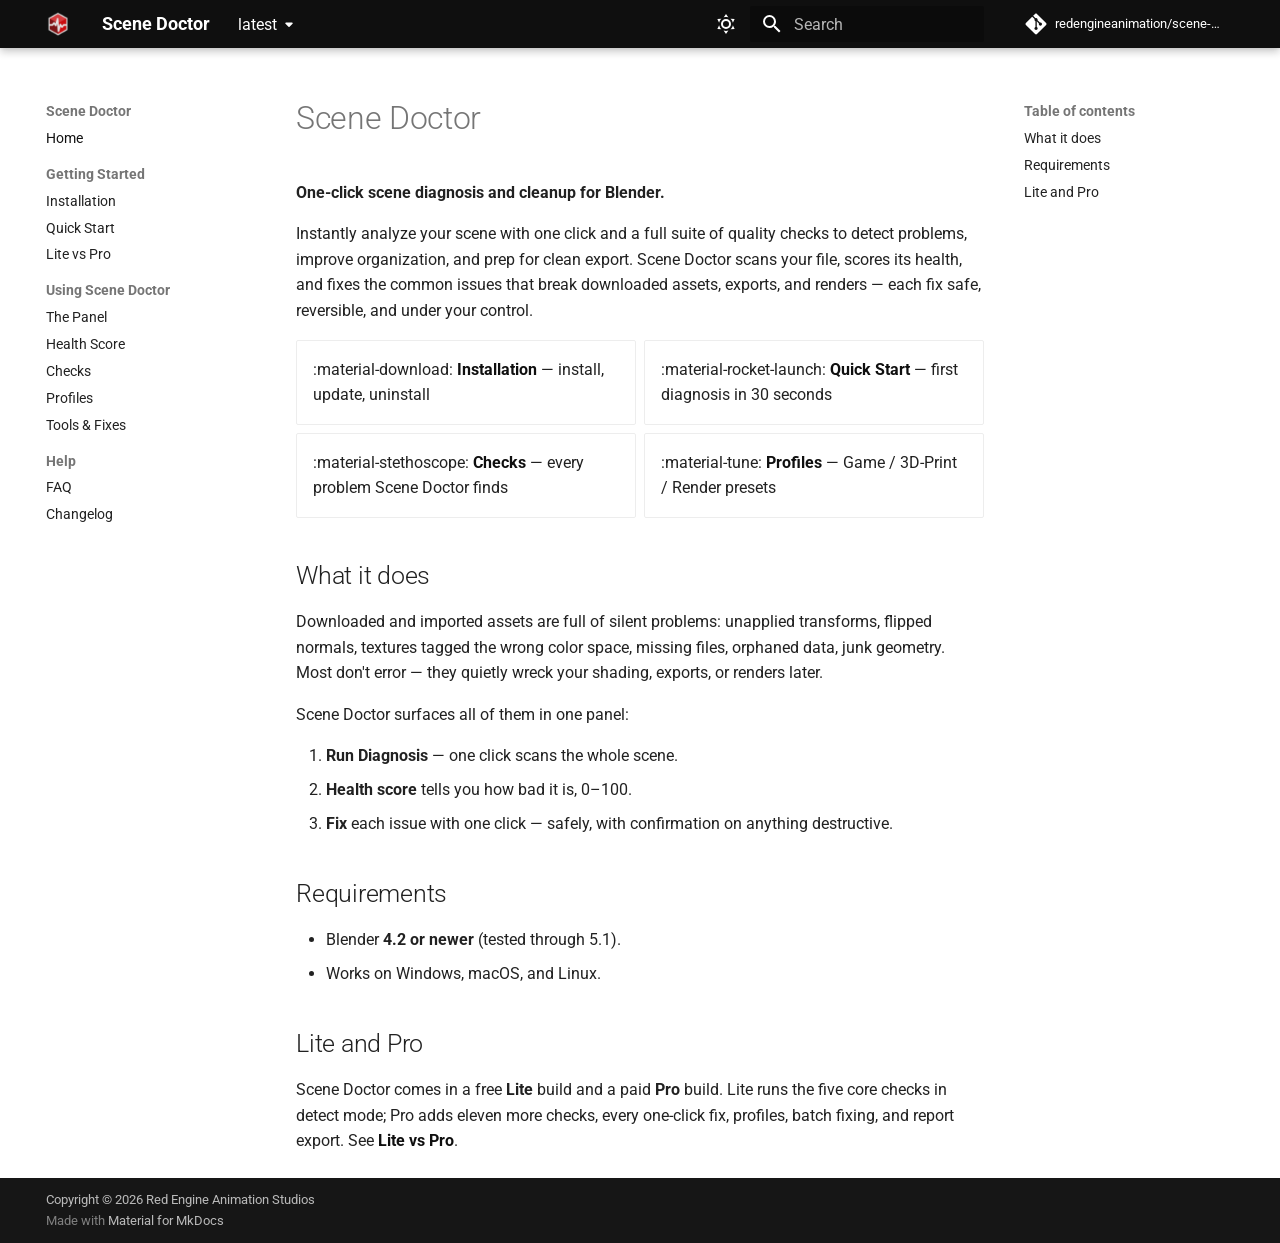
<file: index.html>
<!DOCTYPE html>
<html>
<head>
  <meta charset="utf-8">
  <title>Redirecting</title>
  <noscript>
    <meta http-equiv="refresh" content="1; url=latest/" />
  </noscript>
  <script>
    window.location.replace(
      "latest/" + window.location.search + window.location.hash
    );
  </script>
</head>
<body>
  Redirecting to <a href="latest/">latest/</a>...
</body>
</html>
</file>
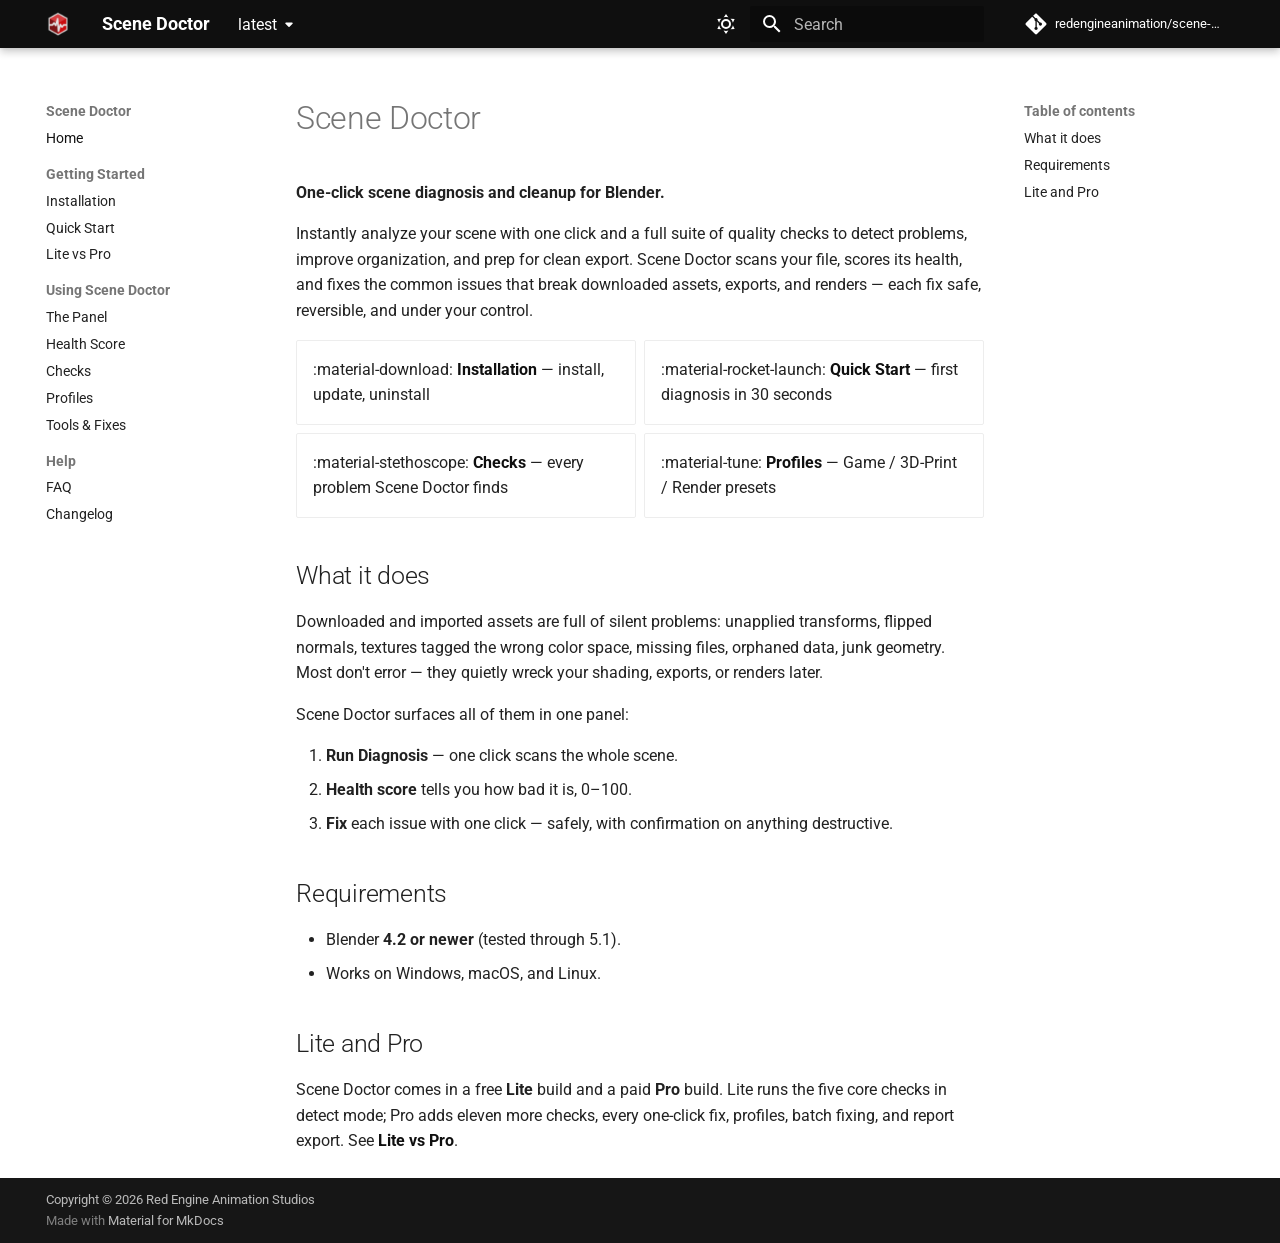
<file: latest/index.html>
<!doctype html>
<html lang="en" class="no-js">
  <head>
    
      <meta charset="utf-8">
      <meta name="viewport" content="width=device-width,initial-scale=1">
      
        <meta name="description" content="One-click scene diagnosis and cleanup for Blender.">
      
      
        <meta name="author" content="Red Engine Animation Studios">
      
      
        <link rel="canonical" href="https://redengineanimation.github.io/scene-doctor/latest/">
      
      
      
        <link rel="next" href="installation/">
      
      
        
      
      
      <link rel="icon" href="assets/logo.png">
      <meta name="generator" content="mkdocs-1.6.1, mkdocs-material-9.7.6">
    
    
      
        <title>Scene Doctor</title>
      
    
    
      <link rel="stylesheet" href="assets/stylesheets/main.484c7ddc.min.css">
      
        
        <link rel="stylesheet" href="assets/stylesheets/palette.ab4e12ef.min.css">
      
      


    
    
      
    
    
      
        
        
        <link rel="preconnect" href="https://fonts.gstatic.com" crossorigin>
        <link rel="stylesheet" href="https://fonts.googleapis.com/css?family=Roboto:300,300i,400,400i,700,700i%7CRoboto+Mono:400,400i,700,700i&display=fallback">
        <style>:root{--md-text-font:"Roboto";--md-code-font:"Roboto Mono"}</style>
      
    
    
      <link rel="stylesheet" href="assets/extra.css">
    
    <script>__md_scope=new URL(".",location),__md_hash=e=>[...e].reduce(((e,_)=>(e<<5)-e+_.charCodeAt(0)),0),__md_get=(e,_=localStorage,t=__md_scope)=>JSON.parse(_.getItem(t.pathname+"."+e)),__md_set=(e,_,t=localStorage,a=__md_scope)=>{try{t.setItem(a.pathname+"."+e,JSON.stringify(_))}catch(e){}}</script>
    
      

    
    
  </head>
  
  
    
    
      
    
    
    
    
    <body dir="ltr" data-md-color-scheme="slate" data-md-color-primary="custom" data-md-color-accent="red">
  
    
    <input class="md-toggle" data-md-toggle="drawer" type="checkbox" id="__drawer" autocomplete="off">
    <input class="md-toggle" data-md-toggle="search" type="checkbox" id="__search" autocomplete="off">
    <label class="md-overlay" for="__drawer"></label>
    <div data-md-component="skip">
      
        
        <a href="#scene-doctor" class="md-skip">
          Skip to content
        </a>
      
    </div>
    <div data-md-component="announce">
      
    </div>
    
      <div data-md-color-scheme="default" data-md-component="outdated" hidden>
        
      </div>
    
    
      

  

<header class="md-header md-header--shadow" data-md-component="header">
  <nav class="md-header__inner md-grid" aria-label="Header">
    <a href="." title="Scene Doctor" class="md-header__button md-logo" aria-label="Scene Doctor" data-md-component="logo">
      
  <img src="assets/logo.png" alt="logo">

    </a>
    <label class="md-header__button md-icon" for="__drawer">
      
      <svg xmlns="http://www.w3.org/2000/svg" viewBox="0 0 24 24"><path d="M3 6h18v2H3zm0 5h18v2H3zm0 5h18v2H3z"/></svg>
    </label>
    <div class="md-header__title" data-md-component="header-title">
      <div class="md-header__ellipsis">
        <div class="md-header__topic">
          <span class="md-ellipsis">
            Scene Doctor
          </span>
        </div>
        <div class="md-header__topic" data-md-component="header-topic">
          <span class="md-ellipsis">
            
              Home
            
          </span>
        </div>
      </div>
    </div>
    
      
        <form class="md-header__option" data-md-component="palette">
  
    
    
    
    <input class="md-option" data-md-color-media="(prefers-color-scheme: dark)" data-md-color-scheme="slate" data-md-color-primary="custom" data-md-color-accent="red"  aria-label="Switch to light mode"  type="radio" name="__palette" id="__palette_0">
    
      <label class="md-header__button md-icon" title="Switch to light mode" for="__palette_1" hidden>
        <svg xmlns="http://www.w3.org/2000/svg" viewBox="0 0 24 24"><path d="m17.75 4.09-2.53 1.94.91 3.06-2.63-1.81-2.63 1.81.91-3.06-2.53-1.94L12.44 4l1.06-3 1.06 3zm3.5 6.91-1.64 1.25.59 1.98-1.7-1.17-1.7 1.17.59-1.98L15.75 11l2.06-.05L18.5 9l.69 1.95zm-2.28 4.95c.83-.08 1.72 1.1 1.19 1.85-.32.45-.66.87-1.08 1.27C15.17 23 8.84 23 4.94 19.07c-3.91-3.9-3.91-10.24 0-14.14.4-.4.82-.76 1.27-1.08.75-.53 1.93.36 1.85 1.19-.27 2.86.69 5.83 2.89 8.02a9.96 9.96 0 0 0 8.02 2.89m-1.64 2.02a12.08 12.08 0 0 1-7.8-3.47c-2.17-2.19-3.33-5-3.49-7.82-2.81 3.14-2.7 7.96.31 10.98 3.02 3.01 7.84 3.12 10.98.31"/></svg>
      </label>
    
  
    
    
    
    <input class="md-option" data-md-color-media="(prefers-color-scheme: light)" data-md-color-scheme="default" data-md-color-primary="custom" data-md-color-accent="red"  aria-label="Switch to dark mode"  type="radio" name="__palette" id="__palette_1">
    
      <label class="md-header__button md-icon" title="Switch to dark mode" for="__palette_0" hidden>
        <svg xmlns="http://www.w3.org/2000/svg" viewBox="0 0 24 24"><path d="M12 7a5 5 0 0 1 5 5 5 5 0 0 1-5 5 5 5 0 0 1-5-5 5 5 0 0 1 5-5m0 2a3 3 0 0 0-3 3 3 3 0 0 0 3 3 3 3 0 0 0 3-3 3 3 0 0 0-3-3m0-7 2.39 3.42C13.65 5.15 12.84 5 12 5s-1.65.15-2.39.42zM3.34 7l4.16-.35A7.2 7.2 0 0 0 5.94 8.5c-.44.74-.69 1.5-.83 2.29zm.02 10 1.76-3.77a7.131 7.131 0 0 0 2.38 4.14zM20.65 7l-1.77 3.79a7.02 7.02 0 0 0-2.38-4.15zm-.01 10-4.14.36c.59-.51 1.12-1.14 1.54-1.86.42-.73.69-1.5.83-2.29zM12 22l-2.41-3.44c.74.27 1.55.44 2.41.44.82 0 1.63-.17 2.37-.44z"/></svg>
      </label>
    
  
</form>
      
    
    
      <script>var palette=__md_get("__palette");if(palette&&palette.color){if("(prefers-color-scheme)"===palette.color.media){var media=matchMedia("(prefers-color-scheme: light)"),input=document.querySelector(media.matches?"[data-md-color-media='(prefers-color-scheme: light)']":"[data-md-color-media='(prefers-color-scheme: dark)']");palette.color.media=input.getAttribute("data-md-color-media"),palette.color.scheme=input.getAttribute("data-md-color-scheme"),palette.color.primary=input.getAttribute("data-md-color-primary"),palette.color.accent=input.getAttribute("data-md-color-accent")}for(var[key,value]of Object.entries(palette.color))document.body.setAttribute("data-md-color-"+key,value)}</script>
    
    
    
      
      
        <label class="md-header__button md-icon" for="__search">
          
          <svg xmlns="http://www.w3.org/2000/svg" viewBox="0 0 24 24"><path d="M9.5 3A6.5 6.5 0 0 1 16 9.5c0 1.61-.59 3.09-1.56 4.23l.27.27h.79l5 5-1.5 1.5-5-5v-.79l-.27-.27A6.52 6.52 0 0 1 9.5 16 6.5 6.5 0 0 1 3 9.5 6.5 6.5 0 0 1 9.5 3m0 2C7 5 5 7 5 9.5S7 14 9.5 14 14 12 14 9.5 12 5 9.5 5"/></svg>
        </label>
        <div class="md-search" data-md-component="search" role="dialog">
  <label class="md-search__overlay" for="__search"></label>
  <div class="md-search__inner" role="search">
    <form class="md-search__form" name="search">
      <input type="text" class="md-search__input" name="query" aria-label="Search" placeholder="Search" autocapitalize="off" autocorrect="off" autocomplete="off" spellcheck="false" data-md-component="search-query" required>
      <label class="md-search__icon md-icon" for="__search">
        
        <svg xmlns="http://www.w3.org/2000/svg" viewBox="0 0 24 24"><path d="M9.5 3A6.5 6.5 0 0 1 16 9.5c0 1.61-.59 3.09-1.56 4.23l.27.27h.79l5 5-1.5 1.5-5-5v-.79l-.27-.27A6.52 6.52 0 0 1 9.5 16 6.5 6.5 0 0 1 3 9.5 6.5 6.5 0 0 1 9.5 3m0 2C7 5 5 7 5 9.5S7 14 9.5 14 14 12 14 9.5 12 5 9.5 5"/></svg>
        
        <svg xmlns="http://www.w3.org/2000/svg" viewBox="0 0 24 24"><path d="M20 11v2H8l5.5 5.5-1.42 1.42L4.16 12l7.92-7.92L13.5 5.5 8 11z"/></svg>
      </label>
      <nav class="md-search__options" aria-label="Search">
        
        <button type="reset" class="md-search__icon md-icon" title="Clear" aria-label="Clear" tabindex="-1">
          
          <svg xmlns="http://www.w3.org/2000/svg" viewBox="0 0 24 24"><path d="M19 6.41 17.59 5 12 10.59 6.41 5 5 6.41 10.59 12 5 17.59 6.41 19 12 13.41 17.59 19 19 17.59 13.41 12z"/></svg>
        </button>
      </nav>
      
        <div class="md-search__suggest" data-md-component="search-suggest"></div>
      
    </form>
    <div class="md-search__output">
      <div class="md-search__scrollwrap" tabindex="0" data-md-scrollfix>
        <div class="md-search-result" data-md-component="search-result">
          <div class="md-search-result__meta">
            Initializing search
          </div>
          <ol class="md-search-result__list" role="presentation"></ol>
        </div>
      </div>
    </div>
  </div>
</div>
      
    
    
      <div class="md-header__source">
        <a href="https://github.com/redengineanimation/scene-doctor" title="Go to repository" class="md-source" data-md-component="source">
  <div class="md-source__icon md-icon">
    
    <svg xmlns="http://www.w3.org/2000/svg" viewBox="0 0 448 512"><!--! Font Awesome Free 7.1.0 by @fontawesome - https://fontawesome.com License - https://fontawesome.com/license/free (Icons: CC BY 4.0, Fonts: SIL OFL 1.1, Code: MIT License) Copyright 2025 Fonticons, Inc.--><path d="M439.6 236.1 244 40.5c-5.4-5.5-12.8-8.5-20.4-8.5s-15 3-20.4 8.4L162.5 81l51.5 51.5c27.1-9.1 52.7 16.8 43.4 43.7l49.7 49.7c34.2-11.8 61.2 31 35.5 56.7-26.5 26.5-70.2-2.9-56-37.3L240.3 199v121.9c25.3 12.5 22.3 41.8 9.1 55-6.4 6.4-15.2 10.1-24.3 10.1s-17.8-3.6-24.3-10.1c-17.6-17.6-11.1-46.9 11.2-56v-123c-20.8-8.5-24.6-30.7-18.6-45L142.6 101 8.5 235.1C3 240.6 0 247.9 0 255.5s3 15 8.5 20.4l195.6 195.7c5.4 5.4 12.7 8.4 20.4 8.4s15-3 20.4-8.4l194.7-194.7c5.4-5.4 8.4-12.8 8.4-20.4s-3-15-8.4-20.4"/></svg>
  </div>
  <div class="md-source__repository">
    redengineanimation/scene-doctor
  </div>
</a>
      </div>
    
  </nav>
  
</header>
    
    <div class="md-container" data-md-component="container">
      
      
        
          
        
      
      <main class="md-main" data-md-component="main">
        <div class="md-main__inner md-grid">
          
            
              
              <div class="md-sidebar md-sidebar--primary" data-md-component="sidebar" data-md-type="navigation" >
                <div class="md-sidebar__scrollwrap">
                  <div class="md-sidebar__inner">
                    



<nav class="md-nav md-nav--primary" aria-label="Navigation" data-md-level="0">
  <label class="md-nav__title" for="__drawer">
    <a href="." title="Scene Doctor" class="md-nav__button md-logo" aria-label="Scene Doctor" data-md-component="logo">
      
  <img src="assets/logo.png" alt="logo">

    </a>
    Scene Doctor
  </label>
  
    <div class="md-nav__source">
      <a href="https://github.com/redengineanimation/scene-doctor" title="Go to repository" class="md-source" data-md-component="source">
  <div class="md-source__icon md-icon">
    
    <svg xmlns="http://www.w3.org/2000/svg" viewBox="0 0 448 512"><!--! Font Awesome Free 7.1.0 by @fontawesome - https://fontawesome.com License - https://fontawesome.com/license/free (Icons: CC BY 4.0, Fonts: SIL OFL 1.1, Code: MIT License) Copyright 2025 Fonticons, Inc.--><path d="M439.6 236.1 244 40.5c-5.4-5.5-12.8-8.5-20.4-8.5s-15 3-20.4 8.4L162.5 81l51.5 51.5c27.1-9.1 52.7 16.8 43.4 43.7l49.7 49.7c34.2-11.8 61.2 31 35.5 56.7-26.5 26.5-70.2-2.9-56-37.3L240.3 199v121.9c25.3 12.5 22.3 41.8 9.1 55-6.4 6.4-15.2 10.1-24.3 10.1s-17.8-3.6-24.3-10.1c-17.6-17.6-11.1-46.9 11.2-56v-123c-20.8-8.5-24.6-30.7-18.6-45L142.6 101 8.5 235.1C3 240.6 0 247.9 0 255.5s3 15 8.5 20.4l195.6 195.7c5.4 5.4 12.7 8.4 20.4 8.4s15-3 20.4-8.4l194.7-194.7c5.4-5.4 8.4-12.8 8.4-20.4s-3-15-8.4-20.4"/></svg>
  </div>
  <div class="md-source__repository">
    redengineanimation/scene-doctor
  </div>
</a>
    </div>
  
  <ul class="md-nav__list" data-md-scrollfix>
    
      
      
  
  
    
  
  
  
    <li class="md-nav__item md-nav__item--active">
      
      <input class="md-nav__toggle md-toggle" type="checkbox" id="__toc">
      
      
        
      
      
        <label class="md-nav__link md-nav__link--active" for="__toc">
          
  
  
  <span class="md-ellipsis">
    
  
    Home
  

    
  </span>
  
  

          <span class="md-nav__icon md-icon"></span>
        </label>
      
      <a href="." class="md-nav__link md-nav__link--active">
        
  
  
  <span class="md-ellipsis">
    
  
    Home
  

    
  </span>
  
  

      </a>
      
        

<nav class="md-nav md-nav--secondary" aria-label="Table of contents">
  
  
  
    
  
  
    <label class="md-nav__title" for="__toc">
      <span class="md-nav__icon md-icon"></span>
      Table of contents
    </label>
    <ul class="md-nav__list" data-md-component="toc" data-md-scrollfix>
      
        <li class="md-nav__item">
  <a href="#what-it-does" class="md-nav__link">
    <span class="md-ellipsis">
      
        What it does
      
    </span>
  </a>
  
</li>
      
        <li class="md-nav__item">
  <a href="#requirements" class="md-nav__link">
    <span class="md-ellipsis">
      
        Requirements
      
    </span>
  </a>
  
</li>
      
        <li class="md-nav__item">
  <a href="#lite-and-pro" class="md-nav__link">
    <span class="md-ellipsis">
      
        Lite and Pro
      
    </span>
  </a>
  
</li>
      
    </ul>
  
</nav>
      
    </li>
  

    
      
      
  
  
  
  
    
    
    
    
      
        
        
      
    
    
    <li class="md-nav__item md-nav__item--section md-nav__item--nested">
      
        
        
        <input class="md-nav__toggle md-toggle " type="checkbox" id="__nav_2" >
        
          
          <label class="md-nav__link" for="__nav_2" id="__nav_2_label" tabindex="">
            
  
  
  <span class="md-ellipsis">
    
  
    Getting Started
  

    
  </span>
  
  

            <span class="md-nav__icon md-icon"></span>
          </label>
        
        <nav class="md-nav" data-md-level="1" aria-labelledby="__nav_2_label" aria-expanded="false">
          <label class="md-nav__title" for="__nav_2">
            <span class="md-nav__icon md-icon"></span>
            
  
    Getting Started
  

          </label>
          <ul class="md-nav__list" data-md-scrollfix>
            
              
                
  
  
  
  
    <li class="md-nav__item">
      <a href="installation/" class="md-nav__link">
        
  
  
  <span class="md-ellipsis">
    
  
    Installation
  

    
  </span>
  
  

      </a>
    </li>
  

              
            
              
                
  
  
  
  
    <li class="md-nav__item">
      <a href="quick-start/" class="md-nav__link">
        
  
  
  <span class="md-ellipsis">
    
  
    Quick Start
  

    
  </span>
  
  

      </a>
    </li>
  

              
            
              
                
  
  
  
  
    <li class="md-nav__item">
      <a href="tiers/" class="md-nav__link">
        
  
  
  <span class="md-ellipsis">
    
  
    Lite vs Pro
  

    
  </span>
  
  

      </a>
    </li>
  

              
            
          </ul>
        </nav>
      
    </li>
  

    
      
      
  
  
  
  
    
    
    
    
      
        
        
      
    
    
    <li class="md-nav__item md-nav__item--section md-nav__item--nested">
      
        
        
        <input class="md-nav__toggle md-toggle " type="checkbox" id="__nav_3" >
        
          
          <label class="md-nav__link" for="__nav_3" id="__nav_3_label" tabindex="">
            
  
  
  <span class="md-ellipsis">
    
  
    Using Scene Doctor
  

    
  </span>
  
  

            <span class="md-nav__icon md-icon"></span>
          </label>
        
        <nav class="md-nav" data-md-level="1" aria-labelledby="__nav_3_label" aria-expanded="false">
          <label class="md-nav__title" for="__nav_3">
            <span class="md-nav__icon md-icon"></span>
            
  
    Using Scene Doctor
  

          </label>
          <ul class="md-nav__list" data-md-scrollfix>
            
              
                
  
  
  
  
    <li class="md-nav__item">
      <a href="interface/" class="md-nav__link">
        
  
  
  <span class="md-ellipsis">
    
  
    The Panel
  

    
  </span>
  
  

      </a>
    </li>
  

              
            
              
                
  
  
  
  
    <li class="md-nav__item">
      <a href="health-score/" class="md-nav__link">
        
  
  
  <span class="md-ellipsis">
    
  
    Health Score
  

    
  </span>
  
  

      </a>
    </li>
  

              
            
              
                
  
  
  
  
    <li class="md-nav__item">
      <a href="checks/" class="md-nav__link">
        
  
  
  <span class="md-ellipsis">
    
  
    Checks
  

    
  </span>
  
  

      </a>
    </li>
  

              
            
              
                
  
  
  
  
    <li class="md-nav__item">
      <a href="profiles/" class="md-nav__link">
        
  
  
  <span class="md-ellipsis">
    
  
    Profiles
  

    
  </span>
  
  

      </a>
    </li>
  

              
            
              
                
  
  
  
  
    <li class="md-nav__item">
      <a href="tools/" class="md-nav__link">
        
  
  
  <span class="md-ellipsis">
    
  
    Tools & Fixes
  

    
  </span>
  
  

      </a>
    </li>
  

              
            
          </ul>
        </nav>
      
    </li>
  

    
      
      
  
  
  
  
    
    
    
    
      
        
        
      
    
    
    <li class="md-nav__item md-nav__item--section md-nav__item--nested">
      
        
        
        <input class="md-nav__toggle md-toggle " type="checkbox" id="__nav_4" >
        
          
          <label class="md-nav__link" for="__nav_4" id="__nav_4_label" tabindex="">
            
  
  
  <span class="md-ellipsis">
    
  
    Help
  

    
  </span>
  
  

            <span class="md-nav__icon md-icon"></span>
          </label>
        
        <nav class="md-nav" data-md-level="1" aria-labelledby="__nav_4_label" aria-expanded="false">
          <label class="md-nav__title" for="__nav_4">
            <span class="md-nav__icon md-icon"></span>
            
  
    Help
  

          </label>
          <ul class="md-nav__list" data-md-scrollfix>
            
              
                
  
  
  
  
    <li class="md-nav__item">
      <a href="faq/" class="md-nav__link">
        
  
  
  <span class="md-ellipsis">
    
  
    FAQ
  

    
  </span>
  
  

      </a>
    </li>
  

              
            
              
                
  
  
  
  
    <li class="md-nav__item">
      <a href="changelog/" class="md-nav__link">
        
  
  
  <span class="md-ellipsis">
    
  
    Changelog
  

    
  </span>
  
  

      </a>
    </li>
  

              
            
          </ul>
        </nav>
      
    </li>
  

    
  </ul>
</nav>
                  </div>
                </div>
              </div>
            
            
              
              <div class="md-sidebar md-sidebar--secondary" data-md-component="sidebar" data-md-type="toc" >
                <div class="md-sidebar__scrollwrap">
                  <div class="md-sidebar__inner">
                    

<nav class="md-nav md-nav--secondary" aria-label="Table of contents">
  
  
  
    
  
  
    <label class="md-nav__title" for="__toc">
      <span class="md-nav__icon md-icon"></span>
      Table of contents
    </label>
    <ul class="md-nav__list" data-md-component="toc" data-md-scrollfix>
      
        <li class="md-nav__item">
  <a href="#what-it-does" class="md-nav__link">
    <span class="md-ellipsis">
      
        What it does
      
    </span>
  </a>
  
</li>
      
        <li class="md-nav__item">
  <a href="#requirements" class="md-nav__link">
    <span class="md-ellipsis">
      
        Requirements
      
    </span>
  </a>
  
</li>
      
        <li class="md-nav__item">
  <a href="#lite-and-pro" class="md-nav__link">
    <span class="md-ellipsis">
      
        Lite and Pro
      
    </span>
  </a>
  
</li>
      
    </ul>
  
</nav>
                  </div>
                </div>
              </div>
            
          
          
            <div class="md-content" data-md-component="content">
              
              <article class="md-content__inner md-typeset">
                
                  


  
  


<h1 id="scene-doctor">Scene Doctor<a class="headerlink" href="#scene-doctor" title="Permanent link">&para;</a></h1>
<p><strong>One-click scene diagnosis and cleanup for Blender.</strong></p>
<p>Instantly analyze your scene with one click and a full suite of quality
checks to detect problems, improve organization, and prep for clean
export. Scene Doctor scans your file, scores its health, and fixes the
common issues that break downloaded assets, exports, and renders — each
fix safe, reversible, and under your control.</p>
<div class="grid cards">
<ul>
<li>:material-download: <strong><a href="installation/">Installation</a></strong> — install, update, uninstall</li>
<li>:material-rocket-launch: <strong><a href="quick-start/">Quick Start</a></strong> — first diagnosis in 30 seconds</li>
<li>:material-stethoscope: <strong><a href="checks/">Checks</a></strong> — every problem Scene Doctor finds</li>
<li>:material-tune: <strong><a href="profiles/">Profiles</a></strong> — Game / 3D-Print / Render presets</li>
</ul>
</div>
<h2 id="what-it-does">What it does<a class="headerlink" href="#what-it-does" title="Permanent link">&para;</a></h2>
<p>Downloaded and imported assets are full of silent problems: unapplied
transforms, flipped normals, textures tagged the wrong color space,
missing files, orphaned data, junk geometry. Most don't error — they
quietly wreck your shading, exports, or renders later.</p>
<p>Scene Doctor surfaces all of them in one panel:</p>
<ol>
<li><strong>Run Diagnosis</strong> — one click scans the whole scene.</li>
<li><strong>Health score</strong> tells you how bad it is, 0–100.</li>
<li><strong>Fix</strong> each issue with one click — safely, with confirmation on
   anything destructive.</li>
</ol>
<h2 id="requirements">Requirements<a class="headerlink" href="#requirements" title="Permanent link">&para;</a></h2>
<ul>
<li>Blender <strong>4.2 or newer</strong> (tested through 5.1).</li>
<li>Works on Windows, macOS, and Linux.</li>
</ul>
<h2 id="lite-and-pro">Lite and Pro<a class="headerlink" href="#lite-and-pro" title="Permanent link">&para;</a></h2>
<p>Scene Doctor comes in a free <strong>Lite</strong> build and a paid <strong>Pro</strong> build.
Lite runs the five core checks in detect mode; Pro adds eleven more
checks, every one-click fix, profiles, batch fixing, and report export.
See <strong><a href="tiers/">Lite vs Pro</a></strong>.</p>












                
              </article>
            </div>
          
          
<script>var target=document.getElementById(location.hash.slice(1));target&&target.name&&(target.checked=target.name.startsWith("__tabbed_"))</script>
        </div>
        
          <button type="button" class="md-top md-icon" data-md-component="top" hidden>
  
  <svg xmlns="http://www.w3.org/2000/svg" viewBox="0 0 24 24"><path d="M13 20h-2V8l-5.5 5.5-1.42-1.42L12 4.16l7.92 7.92-1.42 1.42L13 8z"/></svg>
  Back to top
</button>
        
      </main>
      
        <footer class="md-footer">
  
  <div class="md-footer-meta md-typeset">
    <div class="md-footer-meta__inner md-grid">
      <div class="md-copyright">
  
    <div class="md-copyright__highlight">
      Copyright &copy; 2026 Red Engine Animation Studios
    </div>
  
  
    Made with
    <a href="https://squidfunk.github.io/mkdocs-material/" target="_blank" rel="noopener">
      Material for MkDocs
    </a>
  
</div>
      
    </div>
  </div>
</footer>
      
    </div>
    <div class="md-dialog" data-md-component="dialog">
      <div class="md-dialog__inner md-typeset"></div>
    </div>
    
    
    
      
      
      <script id="__config" type="application/json">{"annotate": null, "base": ".", "features": ["navigation.instant", "navigation.tracking", "navigation.sections", "navigation.top", "toc.follow", "search.suggest", "search.highlight", "content.code.copy"], "search": "assets/javascripts/workers/search.2c215733.min.js", "tags": null, "translations": {"clipboard.copied": "Copied to clipboard", "clipboard.copy": "Copy to clipboard", "search.result.more.one": "1 more on this page", "search.result.more.other": "# more on this page", "search.result.none": "No matching documents", "search.result.one": "1 matching document", "search.result.other": "# matching documents", "search.result.placeholder": "Type to start searching", "search.result.term.missing": "Missing", "select.version": "Select version"}, "version": {"provider": "mike"}}</script>
    
    
      <script src="assets/javascripts/bundle.79ae519e.min.js"></script>
      
    
  </body>
</html>
</file>
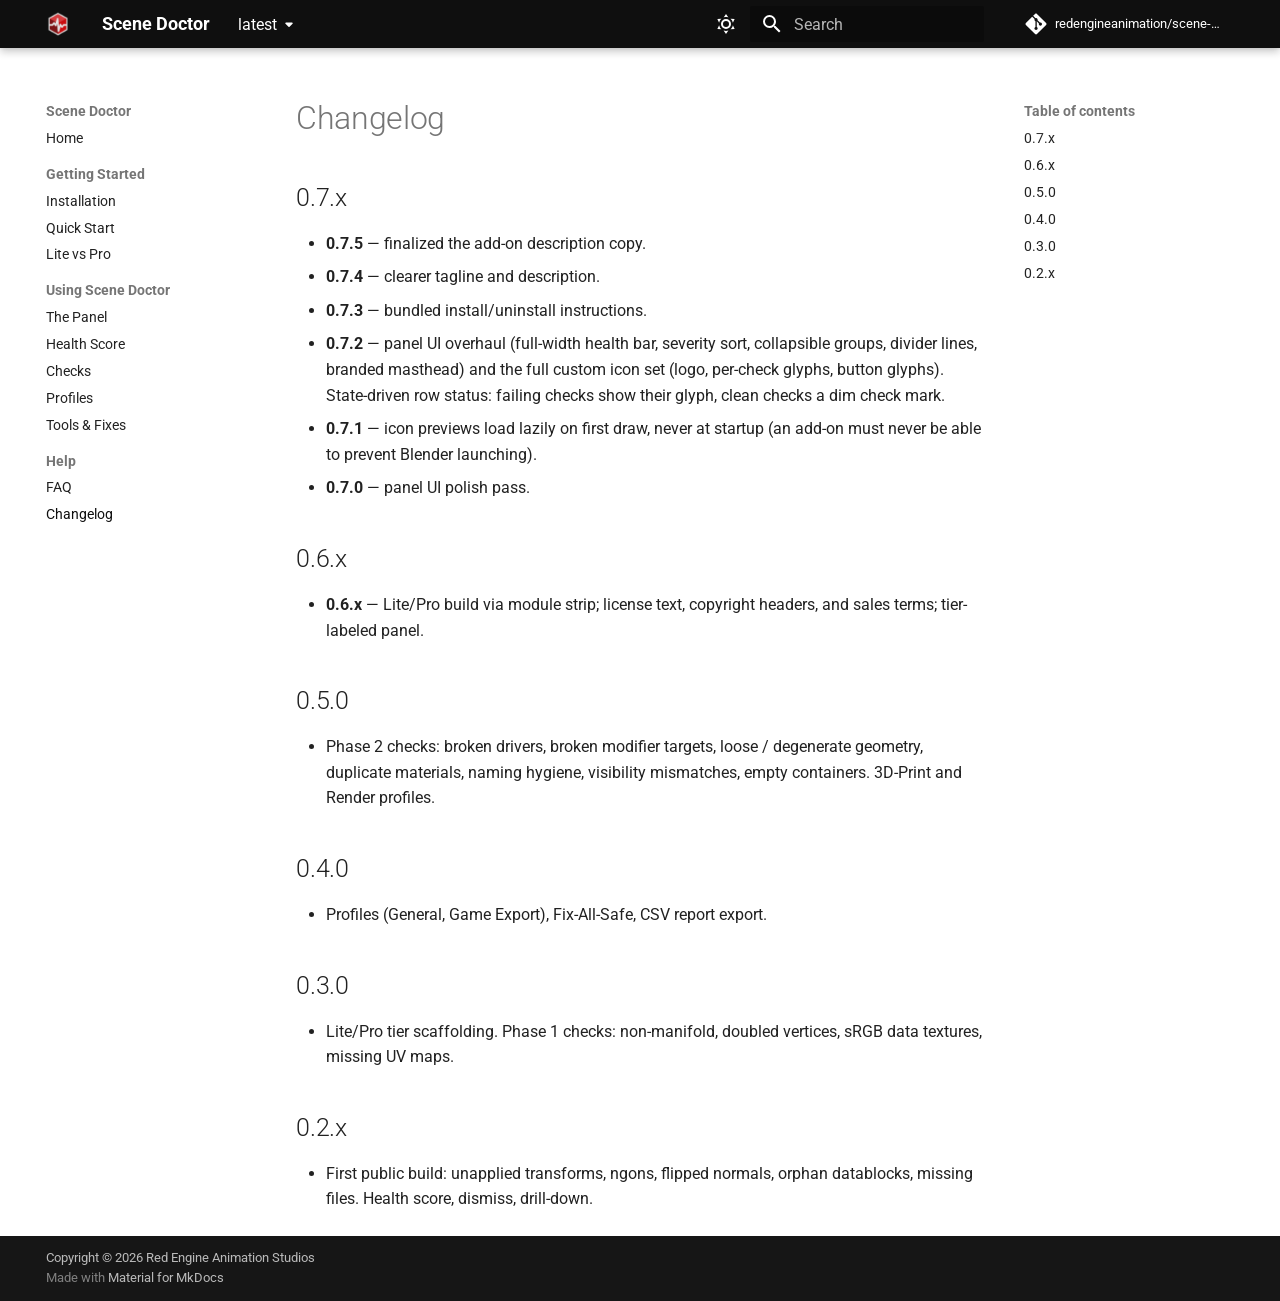
<file: latest/changelog/index.html>
<!doctype html>
<html lang="en" class="no-js">
  <head>
    
      <meta charset="utf-8">
      <meta name="viewport" content="width=device-width,initial-scale=1">
      
        <meta name="description" content="One-click scene diagnosis and cleanup for Blender.">
      
      
        <meta name="author" content="Red Engine Animation Studios">
      
      
        <link rel="canonical" href="https://redengineanimation.github.io/scene-doctor/latest/changelog/">
      
      
        <link rel="prev" href="../faq/">
      
      
      
        
      
      
      <link rel="icon" href="../assets/logo.png">
      <meta name="generator" content="mkdocs-1.6.1, mkdocs-material-9.7.6">
    
    
      
        <title>Changelog - Scene Doctor</title>
      
    
    
      <link rel="stylesheet" href="../assets/stylesheets/main.484c7ddc.min.css">
      
        
        <link rel="stylesheet" href="../assets/stylesheets/palette.ab4e12ef.min.css">
      
      


    
    
      
    
    
      
        
        
        <link rel="preconnect" href="https://fonts.gstatic.com" crossorigin>
        <link rel="stylesheet" href="https://fonts.googleapis.com/css?family=Roboto:300,300i,400,400i,700,700i%7CRoboto+Mono:400,400i,700,700i&display=fallback">
        <style>:root{--md-text-font:"Roboto";--md-code-font:"Roboto Mono"}</style>
      
    
    
      <link rel="stylesheet" href="../assets/extra.css">
    
    <script>__md_scope=new URL("..",location),__md_hash=e=>[...e].reduce(((e,_)=>(e<<5)-e+_.charCodeAt(0)),0),__md_get=(e,_=localStorage,t=__md_scope)=>JSON.parse(_.getItem(t.pathname+"."+e)),__md_set=(e,_,t=localStorage,a=__md_scope)=>{try{t.setItem(a.pathname+"."+e,JSON.stringify(_))}catch(e){}}</script>
    
      

    
    
  </head>
  
  
    
    
      
    
    
    
    
    <body dir="ltr" data-md-color-scheme="slate" data-md-color-primary="custom" data-md-color-accent="red">
  
    
    <input class="md-toggle" data-md-toggle="drawer" type="checkbox" id="__drawer" autocomplete="off">
    <input class="md-toggle" data-md-toggle="search" type="checkbox" id="__search" autocomplete="off">
    <label class="md-overlay" for="__drawer"></label>
    <div data-md-component="skip">
      
        
        <a href="#changelog" class="md-skip">
          Skip to content
        </a>
      
    </div>
    <div data-md-component="announce">
      
    </div>
    
      <div data-md-color-scheme="default" data-md-component="outdated" hidden>
        
      </div>
    
    
      

  

<header class="md-header md-header--shadow" data-md-component="header">
  <nav class="md-header__inner md-grid" aria-label="Header">
    <a href=".." title="Scene Doctor" class="md-header__button md-logo" aria-label="Scene Doctor" data-md-component="logo">
      
  <img src="../assets/logo.png" alt="logo">

    </a>
    <label class="md-header__button md-icon" for="__drawer">
      
      <svg xmlns="http://www.w3.org/2000/svg" viewBox="0 0 24 24"><path d="M3 6h18v2H3zm0 5h18v2H3zm0 5h18v2H3z"/></svg>
    </label>
    <div class="md-header__title" data-md-component="header-title">
      <div class="md-header__ellipsis">
        <div class="md-header__topic">
          <span class="md-ellipsis">
            Scene Doctor
          </span>
        </div>
        <div class="md-header__topic" data-md-component="header-topic">
          <span class="md-ellipsis">
            
              Changelog
            
          </span>
        </div>
      </div>
    </div>
    
      
        <form class="md-header__option" data-md-component="palette">
  
    
    
    
    <input class="md-option" data-md-color-media="(prefers-color-scheme: dark)" data-md-color-scheme="slate" data-md-color-primary="custom" data-md-color-accent="red"  aria-label="Switch to light mode"  type="radio" name="__palette" id="__palette_0">
    
      <label class="md-header__button md-icon" title="Switch to light mode" for="__palette_1" hidden>
        <svg xmlns="http://www.w3.org/2000/svg" viewBox="0 0 24 24"><path d="m17.75 4.09-2.53 1.94.91 3.06-2.63-1.81-2.63 1.81.91-3.06-2.53-1.94L12.44 4l1.06-3 1.06 3zm3.5 6.91-1.64 1.25.59 1.98-1.7-1.17-1.7 1.17.59-1.98L15.75 11l2.06-.05L18.5 9l.69 1.95zm-2.28 4.95c.83-.08 1.72 1.1 1.19 1.85-.32.45-.66.87-1.08 1.27C15.17 23 8.84 23 4.94 19.07c-3.91-3.9-3.91-10.24 0-14.14.4-.4.82-.76 1.27-1.08.75-.53 1.93.36 1.85 1.19-.27 2.86.69 5.83 2.89 8.02a9.96 9.96 0 0 0 8.02 2.89m-1.64 2.02a12.08 12.08 0 0 1-7.8-3.47c-2.17-2.19-3.33-5-3.49-7.82-2.81 3.14-2.7 7.96.31 10.98 3.02 3.01 7.84 3.12 10.98.31"/></svg>
      </label>
    
  
    
    
    
    <input class="md-option" data-md-color-media="(prefers-color-scheme: light)" data-md-color-scheme="default" data-md-color-primary="custom" data-md-color-accent="red"  aria-label="Switch to dark mode"  type="radio" name="__palette" id="__palette_1">
    
      <label class="md-header__button md-icon" title="Switch to dark mode" for="__palette_0" hidden>
        <svg xmlns="http://www.w3.org/2000/svg" viewBox="0 0 24 24"><path d="M12 7a5 5 0 0 1 5 5 5 5 0 0 1-5 5 5 5 0 0 1-5-5 5 5 0 0 1 5-5m0 2a3 3 0 0 0-3 3 3 3 0 0 0 3 3 3 3 0 0 0 3-3 3 3 0 0 0-3-3m0-7 2.39 3.42C13.65 5.15 12.84 5 12 5s-1.65.15-2.39.42zM3.34 7l4.16-.35A7.2 7.2 0 0 0 5.94 8.5c-.44.74-.69 1.5-.83 2.29zm.02 10 1.76-3.77a7.131 7.131 0 0 0 2.38 4.14zM20.65 7l-1.77 3.79a7.02 7.02 0 0 0-2.38-4.15zm-.01 10-4.14.36c.59-.51 1.12-1.14 1.54-1.86.42-.73.69-1.5.83-2.29zM12 22l-2.41-3.44c.74.27 1.55.44 2.41.44.82 0 1.63-.17 2.37-.44z"/></svg>
      </label>
    
  
</form>
      
    
    
      <script>var palette=__md_get("__palette");if(palette&&palette.color){if("(prefers-color-scheme)"===palette.color.media){var media=matchMedia("(prefers-color-scheme: light)"),input=document.querySelector(media.matches?"[data-md-color-media='(prefers-color-scheme: light)']":"[data-md-color-media='(prefers-color-scheme: dark)']");palette.color.media=input.getAttribute("data-md-color-media"),palette.color.scheme=input.getAttribute("data-md-color-scheme"),palette.color.primary=input.getAttribute("data-md-color-primary"),palette.color.accent=input.getAttribute("data-md-color-accent")}for(var[key,value]of Object.entries(palette.color))document.body.setAttribute("data-md-color-"+key,value)}</script>
    
    
    
      
      
        <label class="md-header__button md-icon" for="__search">
          
          <svg xmlns="http://www.w3.org/2000/svg" viewBox="0 0 24 24"><path d="M9.5 3A6.5 6.5 0 0 1 16 9.5c0 1.61-.59 3.09-1.56 4.23l.27.27h.79l5 5-1.5 1.5-5-5v-.79l-.27-.27A6.52 6.52 0 0 1 9.5 16 6.5 6.5 0 0 1 3 9.5 6.5 6.5 0 0 1 9.5 3m0 2C7 5 5 7 5 9.5S7 14 9.5 14 14 12 14 9.5 12 5 9.5 5"/></svg>
        </label>
        <div class="md-search" data-md-component="search" role="dialog">
  <label class="md-search__overlay" for="__search"></label>
  <div class="md-search__inner" role="search">
    <form class="md-search__form" name="search">
      <input type="text" class="md-search__input" name="query" aria-label="Search" placeholder="Search" autocapitalize="off" autocorrect="off" autocomplete="off" spellcheck="false" data-md-component="search-query" required>
      <label class="md-search__icon md-icon" for="__search">
        
        <svg xmlns="http://www.w3.org/2000/svg" viewBox="0 0 24 24"><path d="M9.5 3A6.5 6.5 0 0 1 16 9.5c0 1.61-.59 3.09-1.56 4.23l.27.27h.79l5 5-1.5 1.5-5-5v-.79l-.27-.27A6.52 6.52 0 0 1 9.5 16 6.5 6.5 0 0 1 3 9.5 6.5 6.5 0 0 1 9.5 3m0 2C7 5 5 7 5 9.5S7 14 9.5 14 14 12 14 9.5 12 5 9.5 5"/></svg>
        
        <svg xmlns="http://www.w3.org/2000/svg" viewBox="0 0 24 24"><path d="M20 11v2H8l5.5 5.5-1.42 1.42L4.16 12l7.92-7.92L13.5 5.5 8 11z"/></svg>
      </label>
      <nav class="md-search__options" aria-label="Search">
        
        <button type="reset" class="md-search__icon md-icon" title="Clear" aria-label="Clear" tabindex="-1">
          
          <svg xmlns="http://www.w3.org/2000/svg" viewBox="0 0 24 24"><path d="M19 6.41 17.59 5 12 10.59 6.41 5 5 6.41 10.59 12 5 17.59 6.41 19 12 13.41 17.59 19 19 17.59 13.41 12z"/></svg>
        </button>
      </nav>
      
        <div class="md-search__suggest" data-md-component="search-suggest"></div>
      
    </form>
    <div class="md-search__output">
      <div class="md-search__scrollwrap" tabindex="0" data-md-scrollfix>
        <div class="md-search-result" data-md-component="search-result">
          <div class="md-search-result__meta">
            Initializing search
          </div>
          <ol class="md-search-result__list" role="presentation"></ol>
        </div>
      </div>
    </div>
  </div>
</div>
      
    
    
      <div class="md-header__source">
        <a href="https://github.com/redengineanimation/scene-doctor" title="Go to repository" class="md-source" data-md-component="source">
  <div class="md-source__icon md-icon">
    
    <svg xmlns="http://www.w3.org/2000/svg" viewBox="0 0 448 512"><!--! Font Awesome Free 7.1.0 by @fontawesome - https://fontawesome.com License - https://fontawesome.com/license/free (Icons: CC BY 4.0, Fonts: SIL OFL 1.1, Code: MIT License) Copyright 2025 Fonticons, Inc.--><path d="M439.6 236.1 244 40.5c-5.4-5.5-12.8-8.5-20.4-8.5s-15 3-20.4 8.4L162.5 81l51.5 51.5c27.1-9.1 52.7 16.8 43.4 43.7l49.7 49.7c34.2-11.8 61.2 31 35.5 56.7-26.5 26.5-70.2-2.9-56-37.3L240.3 199v121.9c25.3 12.5 22.3 41.8 9.1 55-6.4 6.4-15.2 10.1-24.3 10.1s-17.8-3.6-24.3-10.1c-17.6-17.6-11.1-46.9 11.2-56v-123c-20.8-8.5-24.6-30.7-18.6-45L142.6 101 8.5 235.1C3 240.6 0 247.9 0 255.5s3 15 8.5 20.4l195.6 195.7c5.4 5.4 12.7 8.4 20.4 8.4s15-3 20.4-8.4l194.7-194.7c5.4-5.4 8.4-12.8 8.4-20.4s-3-15-8.4-20.4"/></svg>
  </div>
  <div class="md-source__repository">
    redengineanimation/scene-doctor
  </div>
</a>
      </div>
    
  </nav>
  
</header>
    
    <div class="md-container" data-md-component="container">
      
      
        
          
        
      
      <main class="md-main" data-md-component="main">
        <div class="md-main__inner md-grid">
          
            
              
              <div class="md-sidebar md-sidebar--primary" data-md-component="sidebar" data-md-type="navigation" >
                <div class="md-sidebar__scrollwrap">
                  <div class="md-sidebar__inner">
                    



<nav class="md-nav md-nav--primary" aria-label="Navigation" data-md-level="0">
  <label class="md-nav__title" for="__drawer">
    <a href=".." title="Scene Doctor" class="md-nav__button md-logo" aria-label="Scene Doctor" data-md-component="logo">
      
  <img src="../assets/logo.png" alt="logo">

    </a>
    Scene Doctor
  </label>
  
    <div class="md-nav__source">
      <a href="https://github.com/redengineanimation/scene-doctor" title="Go to repository" class="md-source" data-md-component="source">
  <div class="md-source__icon md-icon">
    
    <svg xmlns="http://www.w3.org/2000/svg" viewBox="0 0 448 512"><!--! Font Awesome Free 7.1.0 by @fontawesome - https://fontawesome.com License - https://fontawesome.com/license/free (Icons: CC BY 4.0, Fonts: SIL OFL 1.1, Code: MIT License) Copyright 2025 Fonticons, Inc.--><path d="M439.6 236.1 244 40.5c-5.4-5.5-12.8-8.5-20.4-8.5s-15 3-20.4 8.4L162.5 81l51.5 51.5c27.1-9.1 52.7 16.8 43.4 43.7l49.7 49.7c34.2-11.8 61.2 31 35.5 56.7-26.5 26.5-70.2-2.9-56-37.3L240.3 199v121.9c25.3 12.5 22.3 41.8 9.1 55-6.4 6.4-15.2 10.1-24.3 10.1s-17.8-3.6-24.3-10.1c-17.6-17.6-11.1-46.9 11.2-56v-123c-20.8-8.5-24.6-30.7-18.6-45L142.6 101 8.5 235.1C3 240.6 0 247.9 0 255.5s3 15 8.5 20.4l195.6 195.7c5.4 5.4 12.7 8.4 20.4 8.4s15-3 20.4-8.4l194.7-194.7c5.4-5.4 8.4-12.8 8.4-20.4s-3-15-8.4-20.4"/></svg>
  </div>
  <div class="md-source__repository">
    redengineanimation/scene-doctor
  </div>
</a>
    </div>
  
  <ul class="md-nav__list" data-md-scrollfix>
    
      
      
  
  
  
  
    <li class="md-nav__item">
      <a href=".." class="md-nav__link">
        
  
  
  <span class="md-ellipsis">
    
  
    Home
  

    
  </span>
  
  

      </a>
    </li>
  

    
      
      
  
  
  
  
    
    
    
    
      
        
        
      
    
    
    <li class="md-nav__item md-nav__item--section md-nav__item--nested">
      
        
        
        <input class="md-nav__toggle md-toggle " type="checkbox" id="__nav_2" >
        
          
          <label class="md-nav__link" for="__nav_2" id="__nav_2_label" tabindex="">
            
  
  
  <span class="md-ellipsis">
    
  
    Getting Started
  

    
  </span>
  
  

            <span class="md-nav__icon md-icon"></span>
          </label>
        
        <nav class="md-nav" data-md-level="1" aria-labelledby="__nav_2_label" aria-expanded="false">
          <label class="md-nav__title" for="__nav_2">
            <span class="md-nav__icon md-icon"></span>
            
  
    Getting Started
  

          </label>
          <ul class="md-nav__list" data-md-scrollfix>
            
              
                
  
  
  
  
    <li class="md-nav__item">
      <a href="../installation/" class="md-nav__link">
        
  
  
  <span class="md-ellipsis">
    
  
    Installation
  

    
  </span>
  
  

      </a>
    </li>
  

              
            
              
                
  
  
  
  
    <li class="md-nav__item">
      <a href="../quick-start/" class="md-nav__link">
        
  
  
  <span class="md-ellipsis">
    
  
    Quick Start
  

    
  </span>
  
  

      </a>
    </li>
  

              
            
              
                
  
  
  
  
    <li class="md-nav__item">
      <a href="../tiers/" class="md-nav__link">
        
  
  
  <span class="md-ellipsis">
    
  
    Lite vs Pro
  

    
  </span>
  
  

      </a>
    </li>
  

              
            
          </ul>
        </nav>
      
    </li>
  

    
      
      
  
  
  
  
    
    
    
    
      
        
        
      
    
    
    <li class="md-nav__item md-nav__item--section md-nav__item--nested">
      
        
        
        <input class="md-nav__toggle md-toggle " type="checkbox" id="__nav_3" >
        
          
          <label class="md-nav__link" for="__nav_3" id="__nav_3_label" tabindex="">
            
  
  
  <span class="md-ellipsis">
    
  
    Using Scene Doctor
  

    
  </span>
  
  

            <span class="md-nav__icon md-icon"></span>
          </label>
        
        <nav class="md-nav" data-md-level="1" aria-labelledby="__nav_3_label" aria-expanded="false">
          <label class="md-nav__title" for="__nav_3">
            <span class="md-nav__icon md-icon"></span>
            
  
    Using Scene Doctor
  

          </label>
          <ul class="md-nav__list" data-md-scrollfix>
            
              
                
  
  
  
  
    <li class="md-nav__item">
      <a href="../interface/" class="md-nav__link">
        
  
  
  <span class="md-ellipsis">
    
  
    The Panel
  

    
  </span>
  
  

      </a>
    </li>
  

              
            
              
                
  
  
  
  
    <li class="md-nav__item">
      <a href="../health-score/" class="md-nav__link">
        
  
  
  <span class="md-ellipsis">
    
  
    Health Score
  

    
  </span>
  
  

      </a>
    </li>
  

              
            
              
                
  
  
  
  
    <li class="md-nav__item">
      <a href="../checks/" class="md-nav__link">
        
  
  
  <span class="md-ellipsis">
    
  
    Checks
  

    
  </span>
  
  

      </a>
    </li>
  

              
            
              
                
  
  
  
  
    <li class="md-nav__item">
      <a href="../profiles/" class="md-nav__link">
        
  
  
  <span class="md-ellipsis">
    
  
    Profiles
  

    
  </span>
  
  

      </a>
    </li>
  

              
            
              
                
  
  
  
  
    <li class="md-nav__item">
      <a href="../tools/" class="md-nav__link">
        
  
  
  <span class="md-ellipsis">
    
  
    Tools & Fixes
  

    
  </span>
  
  

      </a>
    </li>
  

              
            
          </ul>
        </nav>
      
    </li>
  

    
      
      
  
  
    
  
  
  
    
    
    
    
      
        
        
      
    
    
    <li class="md-nav__item md-nav__item--active md-nav__item--section md-nav__item--nested">
      
        
        
        <input class="md-nav__toggle md-toggle " type="checkbox" id="__nav_4" checked>
        
          
          <label class="md-nav__link" for="__nav_4" id="__nav_4_label" tabindex="">
            
  
  
  <span class="md-ellipsis">
    
  
    Help
  

    
  </span>
  
  

            <span class="md-nav__icon md-icon"></span>
          </label>
        
        <nav class="md-nav" data-md-level="1" aria-labelledby="__nav_4_label" aria-expanded="true">
          <label class="md-nav__title" for="__nav_4">
            <span class="md-nav__icon md-icon"></span>
            
  
    Help
  

          </label>
          <ul class="md-nav__list" data-md-scrollfix>
            
              
                
  
  
  
  
    <li class="md-nav__item">
      <a href="../faq/" class="md-nav__link">
        
  
  
  <span class="md-ellipsis">
    
  
    FAQ
  

    
  </span>
  
  

      </a>
    </li>
  

              
            
              
                
  
  
    
  
  
  
    <li class="md-nav__item md-nav__item--active">
      
      <input class="md-nav__toggle md-toggle" type="checkbox" id="__toc">
      
      
        
      
      
        <label class="md-nav__link md-nav__link--active" for="__toc">
          
  
  
  <span class="md-ellipsis">
    
  
    Changelog
  

    
  </span>
  
  

          <span class="md-nav__icon md-icon"></span>
        </label>
      
      <a href="./" class="md-nav__link md-nav__link--active">
        
  
  
  <span class="md-ellipsis">
    
  
    Changelog
  

    
  </span>
  
  

      </a>
      
        

<nav class="md-nav md-nav--secondary" aria-label="Table of contents">
  
  
  
    
  
  
    <label class="md-nav__title" for="__toc">
      <span class="md-nav__icon md-icon"></span>
      Table of contents
    </label>
    <ul class="md-nav__list" data-md-component="toc" data-md-scrollfix>
      
        <li class="md-nav__item">
  <a href="#07x" class="md-nav__link">
    <span class="md-ellipsis">
      
        0.7.x
      
    </span>
  </a>
  
</li>
      
        <li class="md-nav__item">
  <a href="#06x" class="md-nav__link">
    <span class="md-ellipsis">
      
        0.6.x
      
    </span>
  </a>
  
</li>
      
        <li class="md-nav__item">
  <a href="#050" class="md-nav__link">
    <span class="md-ellipsis">
      
        0.5.0
      
    </span>
  </a>
  
</li>
      
        <li class="md-nav__item">
  <a href="#040" class="md-nav__link">
    <span class="md-ellipsis">
      
        0.4.0
      
    </span>
  </a>
  
</li>
      
        <li class="md-nav__item">
  <a href="#030" class="md-nav__link">
    <span class="md-ellipsis">
      
        0.3.0
      
    </span>
  </a>
  
</li>
      
        <li class="md-nav__item">
  <a href="#02x" class="md-nav__link">
    <span class="md-ellipsis">
      
        0.2.x
      
    </span>
  </a>
  
</li>
      
    </ul>
  
</nav>
      
    </li>
  

              
            
          </ul>
        </nav>
      
    </li>
  

    
  </ul>
</nav>
                  </div>
                </div>
              </div>
            
            
              
              <div class="md-sidebar md-sidebar--secondary" data-md-component="sidebar" data-md-type="toc" >
                <div class="md-sidebar__scrollwrap">
                  <div class="md-sidebar__inner">
                    

<nav class="md-nav md-nav--secondary" aria-label="Table of contents">
  
  
  
    
  
  
    <label class="md-nav__title" for="__toc">
      <span class="md-nav__icon md-icon"></span>
      Table of contents
    </label>
    <ul class="md-nav__list" data-md-component="toc" data-md-scrollfix>
      
        <li class="md-nav__item">
  <a href="#07x" class="md-nav__link">
    <span class="md-ellipsis">
      
        0.7.x
      
    </span>
  </a>
  
</li>
      
        <li class="md-nav__item">
  <a href="#06x" class="md-nav__link">
    <span class="md-ellipsis">
      
        0.6.x
      
    </span>
  </a>
  
</li>
      
        <li class="md-nav__item">
  <a href="#050" class="md-nav__link">
    <span class="md-ellipsis">
      
        0.5.0
      
    </span>
  </a>
  
</li>
      
        <li class="md-nav__item">
  <a href="#040" class="md-nav__link">
    <span class="md-ellipsis">
      
        0.4.0
      
    </span>
  </a>
  
</li>
      
        <li class="md-nav__item">
  <a href="#030" class="md-nav__link">
    <span class="md-ellipsis">
      
        0.3.0
      
    </span>
  </a>
  
</li>
      
        <li class="md-nav__item">
  <a href="#02x" class="md-nav__link">
    <span class="md-ellipsis">
      
        0.2.x
      
    </span>
  </a>
  
</li>
      
    </ul>
  
</nav>
                  </div>
                </div>
              </div>
            
          
          
            <div class="md-content" data-md-component="content">
              
              <article class="md-content__inner md-typeset">
                
                  


  
  


<h1 id="changelog">Changelog<a class="headerlink" href="#changelog" title="Permanent link">&para;</a></h1>
<h2 id="07x">0.7.x<a class="headerlink" href="#07x" title="Permanent link">&para;</a></h2>
<ul>
<li><strong>0.7.5</strong> — finalized the add-on description copy.</li>
<li><strong>0.7.4</strong> — clearer tagline and description.</li>
<li><strong>0.7.3</strong> — bundled install/uninstall instructions.</li>
<li><strong>0.7.2</strong> — panel UI overhaul (full-width health bar, severity sort,
  collapsible groups, divider lines, branded masthead) and the full
  custom icon set (logo, per-check glyphs, button glyphs). State-driven
  row status: failing checks show their glyph, clean checks a dim check
  mark.</li>
<li><strong>0.7.1</strong> — icon previews load lazily on first draw, never at startup
  (an add-on must never be able to prevent Blender launching).</li>
<li><strong>0.7.0</strong> — panel UI polish pass.</li>
</ul>
<h2 id="06x">0.6.x<a class="headerlink" href="#06x" title="Permanent link">&para;</a></h2>
<ul>
<li><strong>0.6.x</strong> — Lite/Pro build via module strip; license text, copyright
  headers, and sales terms; tier-labeled panel.</li>
</ul>
<h2 id="050">0.5.0<a class="headerlink" href="#050" title="Permanent link">&para;</a></h2>
<ul>
<li>Phase 2 checks: broken drivers, broken modifier targets, loose /
  degenerate geometry, duplicate materials, naming hygiene, visibility
  mismatches, empty containers. 3D-Print and Render profiles.</li>
</ul>
<h2 id="040">0.4.0<a class="headerlink" href="#040" title="Permanent link">&para;</a></h2>
<ul>
<li>Profiles (General, Game Export), Fix-All-Safe, CSV report export.</li>
</ul>
<h2 id="030">0.3.0<a class="headerlink" href="#030" title="Permanent link">&para;</a></h2>
<ul>
<li>Lite/Pro tier scaffolding. Phase 1 checks: non-manifold, doubled
  vertices, sRGB data textures, missing UV maps.</li>
</ul>
<h2 id="02x">0.2.x<a class="headerlink" href="#02x" title="Permanent link">&para;</a></h2>
<ul>
<li>First public build: unapplied transforms, ngons, flipped normals,
  orphan datablocks, missing files. Health score, dismiss, drill-down.</li>
</ul>












                
              </article>
            </div>
          
          
<script>var target=document.getElementById(location.hash.slice(1));target&&target.name&&(target.checked=target.name.startsWith("__tabbed_"))</script>
        </div>
        
          <button type="button" class="md-top md-icon" data-md-component="top" hidden>
  
  <svg xmlns="http://www.w3.org/2000/svg" viewBox="0 0 24 24"><path d="M13 20h-2V8l-5.5 5.5-1.42-1.42L12 4.16l7.92 7.92-1.42 1.42L13 8z"/></svg>
  Back to top
</button>
        
      </main>
      
        <footer class="md-footer">
  
  <div class="md-footer-meta md-typeset">
    <div class="md-footer-meta__inner md-grid">
      <div class="md-copyright">
  
    <div class="md-copyright__highlight">
      Copyright &copy; 2026 Red Engine Animation Studios
    </div>
  
  
    Made with
    <a href="https://squidfunk.github.io/mkdocs-material/" target="_blank" rel="noopener">
      Material for MkDocs
    </a>
  
</div>
      
    </div>
  </div>
</footer>
      
    </div>
    <div class="md-dialog" data-md-component="dialog">
      <div class="md-dialog__inner md-typeset"></div>
    </div>
    
    
    
      
      
      <script id="__config" type="application/json">{"annotate": null, "base": "..", "features": ["navigation.instant", "navigation.tracking", "navigation.sections", "navigation.top", "toc.follow", "search.suggest", "search.highlight", "content.code.copy"], "search": "../assets/javascripts/workers/search.2c215733.min.js", "tags": null, "translations": {"clipboard.copied": "Copied to clipboard", "clipboard.copy": "Copy to clipboard", "search.result.more.one": "1 more on this page", "search.result.more.other": "# more on this page", "search.result.none": "No matching documents", "search.result.one": "1 matching document", "search.result.other": "# matching documents", "search.result.placeholder": "Type to start searching", "search.result.term.missing": "Missing", "select.version": "Select version"}, "version": {"provider": "mike"}}</script>
    
    
      <script src="../assets/javascripts/bundle.79ae519e.min.js"></script>
      
    
  </body>
</html>
</file>
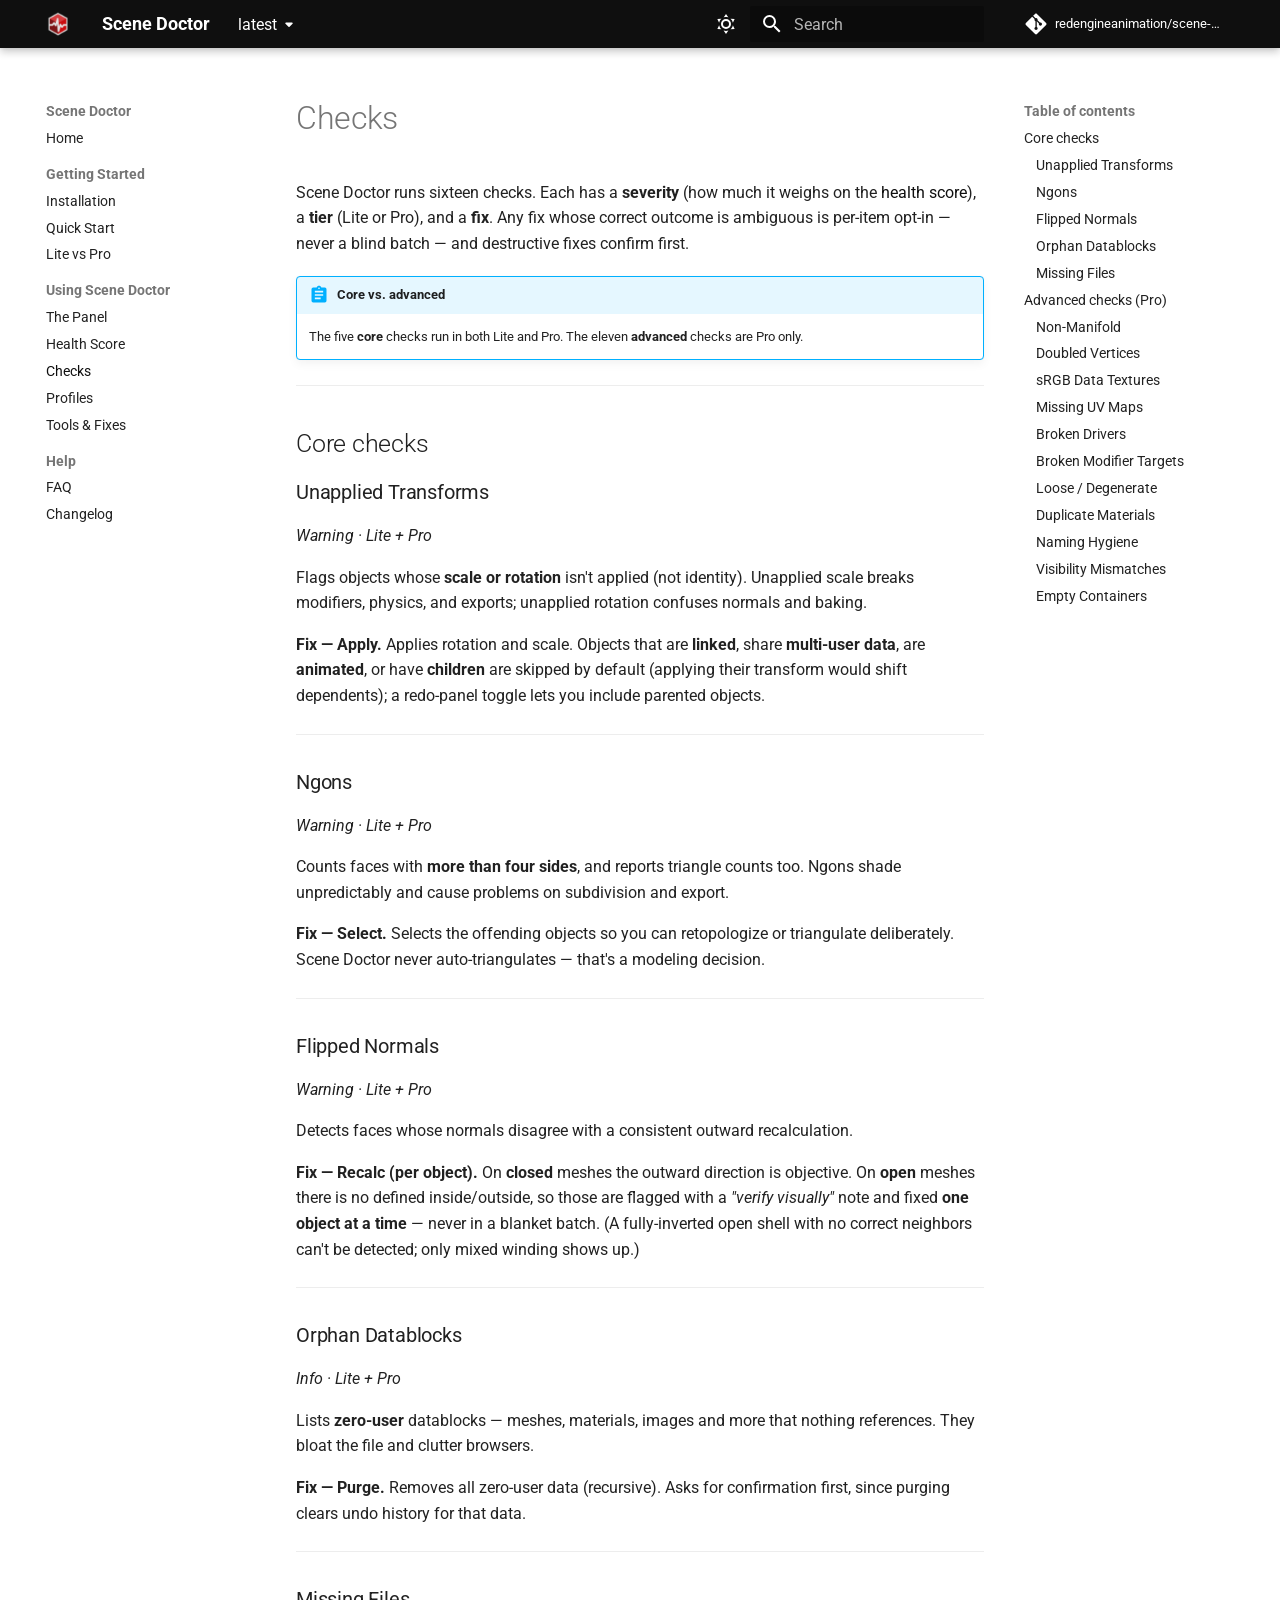
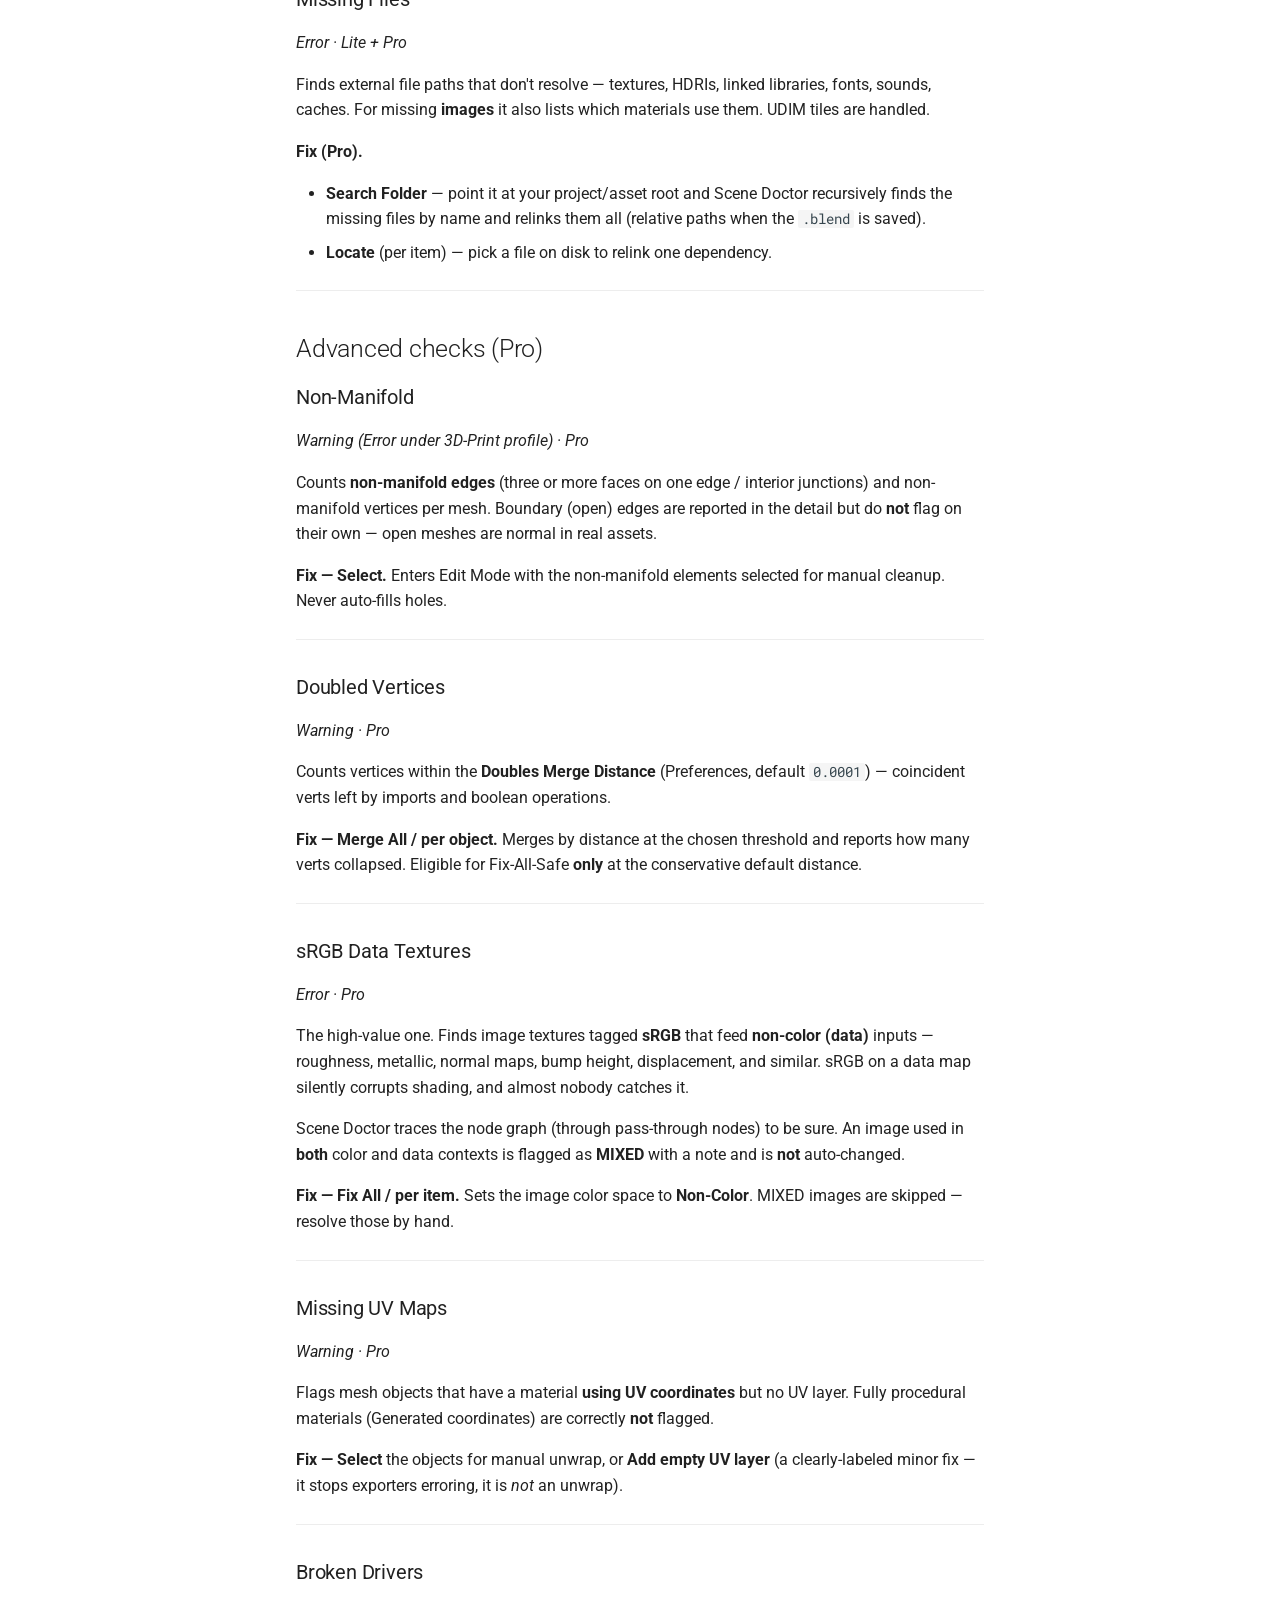
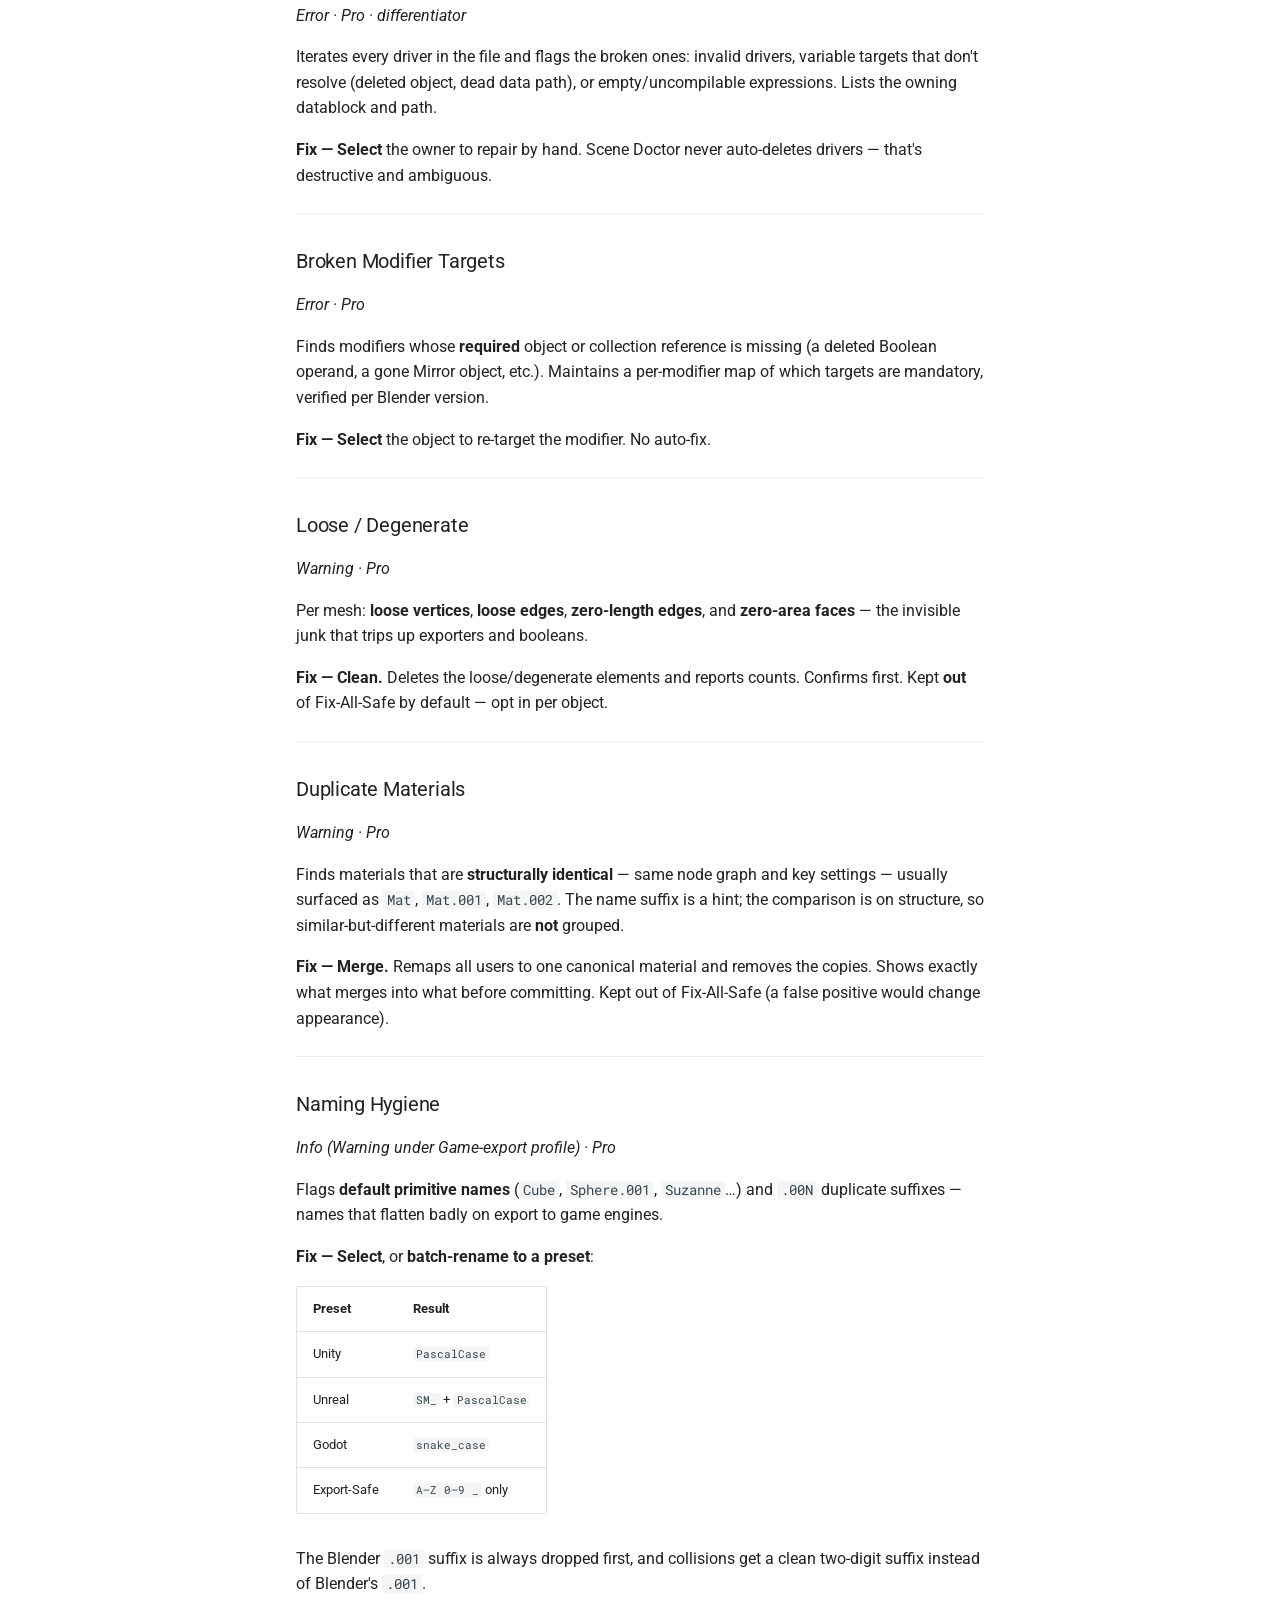
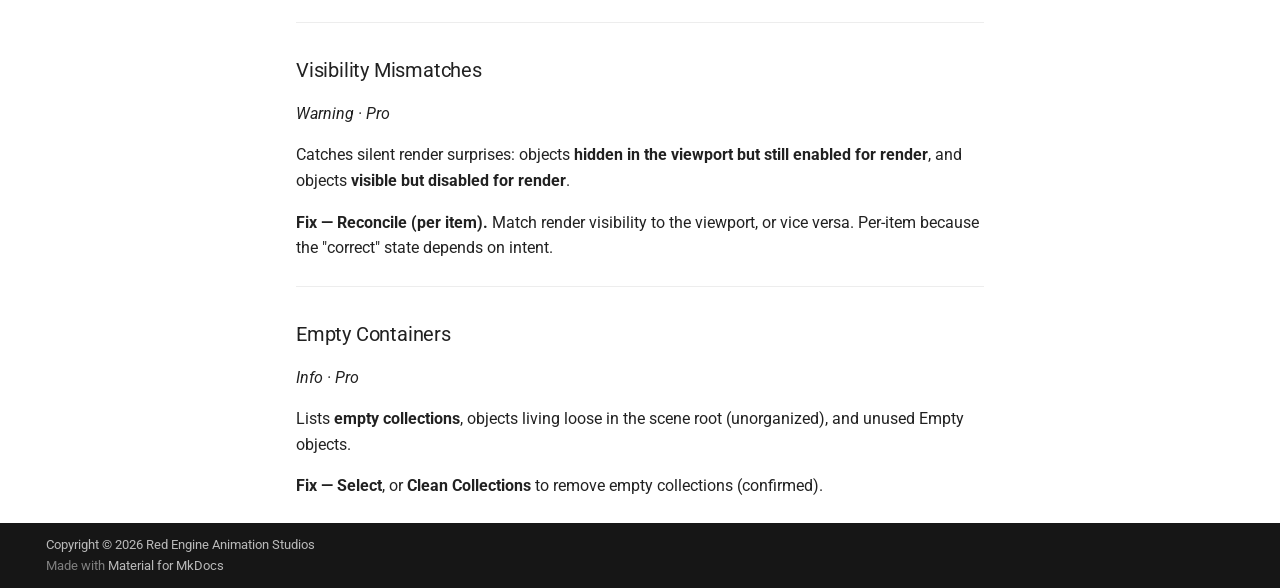
<file: latest/checks/index.html>
<!doctype html>
<html lang="en" class="no-js">
  <head>
    
      <meta charset="utf-8">
      <meta name="viewport" content="width=device-width,initial-scale=1">
      
        <meta name="description" content="One-click scene diagnosis and cleanup for Blender.">
      
      
        <meta name="author" content="Red Engine Animation Studios">
      
      
        <link rel="canonical" href="https://redengineanimation.github.io/scene-doctor/latest/checks/">
      
      
        <link rel="prev" href="../health-score/">
      
      
        <link rel="next" href="../profiles/">
      
      
        
      
      
      <link rel="icon" href="../assets/logo.png">
      <meta name="generator" content="mkdocs-1.6.1, mkdocs-material-9.7.6">
    
    
      
        <title>Checks - Scene Doctor</title>
      
    
    
      <link rel="stylesheet" href="../assets/stylesheets/main.484c7ddc.min.css">
      
        
        <link rel="stylesheet" href="../assets/stylesheets/palette.ab4e12ef.min.css">
      
      


    
    
      
    
    
      
        
        
        <link rel="preconnect" href="https://fonts.gstatic.com" crossorigin>
        <link rel="stylesheet" href="https://fonts.googleapis.com/css?family=Roboto:300,300i,400,400i,700,700i%7CRoboto+Mono:400,400i,700,700i&display=fallback">
        <style>:root{--md-text-font:"Roboto";--md-code-font:"Roboto Mono"}</style>
      
    
    
      <link rel="stylesheet" href="../assets/extra.css">
    
    <script>__md_scope=new URL("..",location),__md_hash=e=>[...e].reduce(((e,_)=>(e<<5)-e+_.charCodeAt(0)),0),__md_get=(e,_=localStorage,t=__md_scope)=>JSON.parse(_.getItem(t.pathname+"."+e)),__md_set=(e,_,t=localStorage,a=__md_scope)=>{try{t.setItem(a.pathname+"."+e,JSON.stringify(_))}catch(e){}}</script>
    
      

    
    
  </head>
  
  
    
    
      
    
    
    
    
    <body dir="ltr" data-md-color-scheme="slate" data-md-color-primary="custom" data-md-color-accent="red">
  
    
    <input class="md-toggle" data-md-toggle="drawer" type="checkbox" id="__drawer" autocomplete="off">
    <input class="md-toggle" data-md-toggle="search" type="checkbox" id="__search" autocomplete="off">
    <label class="md-overlay" for="__drawer"></label>
    <div data-md-component="skip">
      
        
        <a href="#checks" class="md-skip">
          Skip to content
        </a>
      
    </div>
    <div data-md-component="announce">
      
    </div>
    
      <div data-md-color-scheme="default" data-md-component="outdated" hidden>
        
      </div>
    
    
      

  

<header class="md-header md-header--shadow" data-md-component="header">
  <nav class="md-header__inner md-grid" aria-label="Header">
    <a href=".." title="Scene Doctor" class="md-header__button md-logo" aria-label="Scene Doctor" data-md-component="logo">
      
  <img src="../assets/logo.png" alt="logo">

    </a>
    <label class="md-header__button md-icon" for="__drawer">
      
      <svg xmlns="http://www.w3.org/2000/svg" viewBox="0 0 24 24"><path d="M3 6h18v2H3zm0 5h18v2H3zm0 5h18v2H3z"/></svg>
    </label>
    <div class="md-header__title" data-md-component="header-title">
      <div class="md-header__ellipsis">
        <div class="md-header__topic">
          <span class="md-ellipsis">
            Scene Doctor
          </span>
        </div>
        <div class="md-header__topic" data-md-component="header-topic">
          <span class="md-ellipsis">
            
              Checks
            
          </span>
        </div>
      </div>
    </div>
    
      
        <form class="md-header__option" data-md-component="palette">
  
    
    
    
    <input class="md-option" data-md-color-media="(prefers-color-scheme: dark)" data-md-color-scheme="slate" data-md-color-primary="custom" data-md-color-accent="red"  aria-label="Switch to light mode"  type="radio" name="__palette" id="__palette_0">
    
      <label class="md-header__button md-icon" title="Switch to light mode" for="__palette_1" hidden>
        <svg xmlns="http://www.w3.org/2000/svg" viewBox="0 0 24 24"><path d="m17.75 4.09-2.53 1.94.91 3.06-2.63-1.81-2.63 1.81.91-3.06-2.53-1.94L12.44 4l1.06-3 1.06 3zm3.5 6.91-1.64 1.25.59 1.98-1.7-1.17-1.7 1.17.59-1.98L15.75 11l2.06-.05L18.5 9l.69 1.95zm-2.28 4.95c.83-.08 1.72 1.1 1.19 1.85-.32.45-.66.87-1.08 1.27C15.17 23 8.84 23 4.94 19.07c-3.91-3.9-3.91-10.24 0-14.14.4-.4.82-.76 1.27-1.08.75-.53 1.93.36 1.85 1.19-.27 2.86.69 5.83 2.89 8.02a9.96 9.96 0 0 0 8.02 2.89m-1.64 2.02a12.08 12.08 0 0 1-7.8-3.47c-2.17-2.19-3.33-5-3.49-7.82-2.81 3.14-2.7 7.96.31 10.98 3.02 3.01 7.84 3.12 10.98.31"/></svg>
      </label>
    
  
    
    
    
    <input class="md-option" data-md-color-media="(prefers-color-scheme: light)" data-md-color-scheme="default" data-md-color-primary="custom" data-md-color-accent="red"  aria-label="Switch to dark mode"  type="radio" name="__palette" id="__palette_1">
    
      <label class="md-header__button md-icon" title="Switch to dark mode" for="__palette_0" hidden>
        <svg xmlns="http://www.w3.org/2000/svg" viewBox="0 0 24 24"><path d="M12 7a5 5 0 0 1 5 5 5 5 0 0 1-5 5 5 5 0 0 1-5-5 5 5 0 0 1 5-5m0 2a3 3 0 0 0-3 3 3 3 0 0 0 3 3 3 3 0 0 0 3-3 3 3 0 0 0-3-3m0-7 2.39 3.42C13.65 5.15 12.84 5 12 5s-1.65.15-2.39.42zM3.34 7l4.16-.35A7.2 7.2 0 0 0 5.94 8.5c-.44.74-.69 1.5-.83 2.29zm.02 10 1.76-3.77a7.131 7.131 0 0 0 2.38 4.14zM20.65 7l-1.77 3.79a7.02 7.02 0 0 0-2.38-4.15zm-.01 10-4.14.36c.59-.51 1.12-1.14 1.54-1.86.42-.73.69-1.5.83-2.29zM12 22l-2.41-3.44c.74.27 1.55.44 2.41.44.82 0 1.63-.17 2.37-.44z"/></svg>
      </label>
    
  
</form>
      
    
    
      <script>var palette=__md_get("__palette");if(palette&&palette.color){if("(prefers-color-scheme)"===palette.color.media){var media=matchMedia("(prefers-color-scheme: light)"),input=document.querySelector(media.matches?"[data-md-color-media='(prefers-color-scheme: light)']":"[data-md-color-media='(prefers-color-scheme: dark)']");palette.color.media=input.getAttribute("data-md-color-media"),palette.color.scheme=input.getAttribute("data-md-color-scheme"),palette.color.primary=input.getAttribute("data-md-color-primary"),palette.color.accent=input.getAttribute("data-md-color-accent")}for(var[key,value]of Object.entries(palette.color))document.body.setAttribute("data-md-color-"+key,value)}</script>
    
    
    
      
      
        <label class="md-header__button md-icon" for="__search">
          
          <svg xmlns="http://www.w3.org/2000/svg" viewBox="0 0 24 24"><path d="M9.5 3A6.5 6.5 0 0 1 16 9.5c0 1.61-.59 3.09-1.56 4.23l.27.27h.79l5 5-1.5 1.5-5-5v-.79l-.27-.27A6.52 6.52 0 0 1 9.5 16 6.5 6.5 0 0 1 3 9.5 6.5 6.5 0 0 1 9.5 3m0 2C7 5 5 7 5 9.5S7 14 9.5 14 14 12 14 9.5 12 5 9.5 5"/></svg>
        </label>
        <div class="md-search" data-md-component="search" role="dialog">
  <label class="md-search__overlay" for="__search"></label>
  <div class="md-search__inner" role="search">
    <form class="md-search__form" name="search">
      <input type="text" class="md-search__input" name="query" aria-label="Search" placeholder="Search" autocapitalize="off" autocorrect="off" autocomplete="off" spellcheck="false" data-md-component="search-query" required>
      <label class="md-search__icon md-icon" for="__search">
        
        <svg xmlns="http://www.w3.org/2000/svg" viewBox="0 0 24 24"><path d="M9.5 3A6.5 6.5 0 0 1 16 9.5c0 1.61-.59 3.09-1.56 4.23l.27.27h.79l5 5-1.5 1.5-5-5v-.79l-.27-.27A6.52 6.52 0 0 1 9.5 16 6.5 6.5 0 0 1 3 9.5 6.5 6.5 0 0 1 9.5 3m0 2C7 5 5 7 5 9.5S7 14 9.5 14 14 12 14 9.5 12 5 9.5 5"/></svg>
        
        <svg xmlns="http://www.w3.org/2000/svg" viewBox="0 0 24 24"><path d="M20 11v2H8l5.5 5.5-1.42 1.42L4.16 12l7.92-7.92L13.5 5.5 8 11z"/></svg>
      </label>
      <nav class="md-search__options" aria-label="Search">
        
        <button type="reset" class="md-search__icon md-icon" title="Clear" aria-label="Clear" tabindex="-1">
          
          <svg xmlns="http://www.w3.org/2000/svg" viewBox="0 0 24 24"><path d="M19 6.41 17.59 5 12 10.59 6.41 5 5 6.41 10.59 12 5 17.59 6.41 19 12 13.41 17.59 19 19 17.59 13.41 12z"/></svg>
        </button>
      </nav>
      
        <div class="md-search__suggest" data-md-component="search-suggest"></div>
      
    </form>
    <div class="md-search__output">
      <div class="md-search__scrollwrap" tabindex="0" data-md-scrollfix>
        <div class="md-search-result" data-md-component="search-result">
          <div class="md-search-result__meta">
            Initializing search
          </div>
          <ol class="md-search-result__list" role="presentation"></ol>
        </div>
      </div>
    </div>
  </div>
</div>
      
    
    
      <div class="md-header__source">
        <a href="https://github.com/redengineanimation/scene-doctor" title="Go to repository" class="md-source" data-md-component="source">
  <div class="md-source__icon md-icon">
    
    <svg xmlns="http://www.w3.org/2000/svg" viewBox="0 0 448 512"><!--! Font Awesome Free 7.1.0 by @fontawesome - https://fontawesome.com License - https://fontawesome.com/license/free (Icons: CC BY 4.0, Fonts: SIL OFL 1.1, Code: MIT License) Copyright 2025 Fonticons, Inc.--><path d="M439.6 236.1 244 40.5c-5.4-5.5-12.8-8.5-20.4-8.5s-15 3-20.4 8.4L162.5 81l51.5 51.5c27.1-9.1 52.7 16.8 43.4 43.7l49.7 49.7c34.2-11.8 61.2 31 35.5 56.7-26.5 26.5-70.2-2.9-56-37.3L240.3 199v121.9c25.3 12.5 22.3 41.8 9.1 55-6.4 6.4-15.2 10.1-24.3 10.1s-17.8-3.6-24.3-10.1c-17.6-17.6-11.1-46.9 11.2-56v-123c-20.8-8.5-24.6-30.7-18.6-45L142.6 101 8.5 235.1C3 240.6 0 247.9 0 255.5s3 15 8.5 20.4l195.6 195.7c5.4 5.4 12.7 8.4 20.4 8.4s15-3 20.4-8.4l194.7-194.7c5.4-5.4 8.4-12.8 8.4-20.4s-3-15-8.4-20.4"/></svg>
  </div>
  <div class="md-source__repository">
    redengineanimation/scene-doctor
  </div>
</a>
      </div>
    
  </nav>
  
</header>
    
    <div class="md-container" data-md-component="container">
      
      
        
          
        
      
      <main class="md-main" data-md-component="main">
        <div class="md-main__inner md-grid">
          
            
              
              <div class="md-sidebar md-sidebar--primary" data-md-component="sidebar" data-md-type="navigation" >
                <div class="md-sidebar__scrollwrap">
                  <div class="md-sidebar__inner">
                    



<nav class="md-nav md-nav--primary" aria-label="Navigation" data-md-level="0">
  <label class="md-nav__title" for="__drawer">
    <a href=".." title="Scene Doctor" class="md-nav__button md-logo" aria-label="Scene Doctor" data-md-component="logo">
      
  <img src="../assets/logo.png" alt="logo">

    </a>
    Scene Doctor
  </label>
  
    <div class="md-nav__source">
      <a href="https://github.com/redengineanimation/scene-doctor" title="Go to repository" class="md-source" data-md-component="source">
  <div class="md-source__icon md-icon">
    
    <svg xmlns="http://www.w3.org/2000/svg" viewBox="0 0 448 512"><!--! Font Awesome Free 7.1.0 by @fontawesome - https://fontawesome.com License - https://fontawesome.com/license/free (Icons: CC BY 4.0, Fonts: SIL OFL 1.1, Code: MIT License) Copyright 2025 Fonticons, Inc.--><path d="M439.6 236.1 244 40.5c-5.4-5.5-12.8-8.5-20.4-8.5s-15 3-20.4 8.4L162.5 81l51.5 51.5c27.1-9.1 52.7 16.8 43.4 43.7l49.7 49.7c34.2-11.8 61.2 31 35.5 56.7-26.5 26.5-70.2-2.9-56-37.3L240.3 199v121.9c25.3 12.5 22.3 41.8 9.1 55-6.4 6.4-15.2 10.1-24.3 10.1s-17.8-3.6-24.3-10.1c-17.6-17.6-11.1-46.9 11.2-56v-123c-20.8-8.5-24.6-30.7-18.6-45L142.6 101 8.5 235.1C3 240.6 0 247.9 0 255.5s3 15 8.5 20.4l195.6 195.7c5.4 5.4 12.7 8.4 20.4 8.4s15-3 20.4-8.4l194.7-194.7c5.4-5.4 8.4-12.8 8.4-20.4s-3-15-8.4-20.4"/></svg>
  </div>
  <div class="md-source__repository">
    redengineanimation/scene-doctor
  </div>
</a>
    </div>
  
  <ul class="md-nav__list" data-md-scrollfix>
    
      
      
  
  
  
  
    <li class="md-nav__item">
      <a href=".." class="md-nav__link">
        
  
  
  <span class="md-ellipsis">
    
  
    Home
  

    
  </span>
  
  

      </a>
    </li>
  

    
      
      
  
  
  
  
    
    
    
    
      
        
        
      
    
    
    <li class="md-nav__item md-nav__item--section md-nav__item--nested">
      
        
        
        <input class="md-nav__toggle md-toggle " type="checkbox" id="__nav_2" >
        
          
          <label class="md-nav__link" for="__nav_2" id="__nav_2_label" tabindex="">
            
  
  
  <span class="md-ellipsis">
    
  
    Getting Started
  

    
  </span>
  
  

            <span class="md-nav__icon md-icon"></span>
          </label>
        
        <nav class="md-nav" data-md-level="1" aria-labelledby="__nav_2_label" aria-expanded="false">
          <label class="md-nav__title" for="__nav_2">
            <span class="md-nav__icon md-icon"></span>
            
  
    Getting Started
  

          </label>
          <ul class="md-nav__list" data-md-scrollfix>
            
              
                
  
  
  
  
    <li class="md-nav__item">
      <a href="../installation/" class="md-nav__link">
        
  
  
  <span class="md-ellipsis">
    
  
    Installation
  

    
  </span>
  
  

      </a>
    </li>
  

              
            
              
                
  
  
  
  
    <li class="md-nav__item">
      <a href="../quick-start/" class="md-nav__link">
        
  
  
  <span class="md-ellipsis">
    
  
    Quick Start
  

    
  </span>
  
  

      </a>
    </li>
  

              
            
              
                
  
  
  
  
    <li class="md-nav__item">
      <a href="../tiers/" class="md-nav__link">
        
  
  
  <span class="md-ellipsis">
    
  
    Lite vs Pro
  

    
  </span>
  
  

      </a>
    </li>
  

              
            
          </ul>
        </nav>
      
    </li>
  

    
      
      
  
  
    
  
  
  
    
    
    
    
      
        
        
      
    
    
    <li class="md-nav__item md-nav__item--active md-nav__item--section md-nav__item--nested">
      
        
        
        <input class="md-nav__toggle md-toggle " type="checkbox" id="__nav_3" checked>
        
          
          <label class="md-nav__link" for="__nav_3" id="__nav_3_label" tabindex="">
            
  
  
  <span class="md-ellipsis">
    
  
    Using Scene Doctor
  

    
  </span>
  
  

            <span class="md-nav__icon md-icon"></span>
          </label>
        
        <nav class="md-nav" data-md-level="1" aria-labelledby="__nav_3_label" aria-expanded="true">
          <label class="md-nav__title" for="__nav_3">
            <span class="md-nav__icon md-icon"></span>
            
  
    Using Scene Doctor
  

          </label>
          <ul class="md-nav__list" data-md-scrollfix>
            
              
                
  
  
  
  
    <li class="md-nav__item">
      <a href="../interface/" class="md-nav__link">
        
  
  
  <span class="md-ellipsis">
    
  
    The Panel
  

    
  </span>
  
  

      </a>
    </li>
  

              
            
              
                
  
  
  
  
    <li class="md-nav__item">
      <a href="../health-score/" class="md-nav__link">
        
  
  
  <span class="md-ellipsis">
    
  
    Health Score
  

    
  </span>
  
  

      </a>
    </li>
  

              
            
              
                
  
  
    
  
  
  
    <li class="md-nav__item md-nav__item--active">
      
      <input class="md-nav__toggle md-toggle" type="checkbox" id="__toc">
      
      
        
      
      
        <label class="md-nav__link md-nav__link--active" for="__toc">
          
  
  
  <span class="md-ellipsis">
    
  
    Checks
  

    
  </span>
  
  

          <span class="md-nav__icon md-icon"></span>
        </label>
      
      <a href="./" class="md-nav__link md-nav__link--active">
        
  
  
  <span class="md-ellipsis">
    
  
    Checks
  

    
  </span>
  
  

      </a>
      
        

<nav class="md-nav md-nav--secondary" aria-label="Table of contents">
  
  
  
    
  
  
    <label class="md-nav__title" for="__toc">
      <span class="md-nav__icon md-icon"></span>
      Table of contents
    </label>
    <ul class="md-nav__list" data-md-component="toc" data-md-scrollfix>
      
        <li class="md-nav__item">
  <a href="#core-checks" class="md-nav__link">
    <span class="md-ellipsis">
      
        Core checks
      
    </span>
  </a>
  
    <nav class="md-nav" aria-label="Core checks">
      <ul class="md-nav__list">
        
          <li class="md-nav__item">
  <a href="#unapplied-transforms" class="md-nav__link">
    <span class="md-ellipsis">
      
        Unapplied Transforms
      
    </span>
  </a>
  
</li>
        
          <li class="md-nav__item">
  <a href="#ngons" class="md-nav__link">
    <span class="md-ellipsis">
      
        Ngons
      
    </span>
  </a>
  
</li>
        
          <li class="md-nav__item">
  <a href="#flipped-normals" class="md-nav__link">
    <span class="md-ellipsis">
      
        Flipped Normals
      
    </span>
  </a>
  
</li>
        
          <li class="md-nav__item">
  <a href="#orphan-datablocks" class="md-nav__link">
    <span class="md-ellipsis">
      
        Orphan Datablocks
      
    </span>
  </a>
  
</li>
        
          <li class="md-nav__item">
  <a href="#missing-files" class="md-nav__link">
    <span class="md-ellipsis">
      
        Missing Files
      
    </span>
  </a>
  
</li>
        
      </ul>
    </nav>
  
</li>
      
        <li class="md-nav__item">
  <a href="#advanced-checks-pro" class="md-nav__link">
    <span class="md-ellipsis">
      
        Advanced checks (Pro)
      
    </span>
  </a>
  
    <nav class="md-nav" aria-label="Advanced checks (Pro)">
      <ul class="md-nav__list">
        
          <li class="md-nav__item">
  <a href="#non-manifold" class="md-nav__link">
    <span class="md-ellipsis">
      
        Non-Manifold
      
    </span>
  </a>
  
</li>
        
          <li class="md-nav__item">
  <a href="#doubled-vertices" class="md-nav__link">
    <span class="md-ellipsis">
      
        Doubled Vertices
      
    </span>
  </a>
  
</li>
        
          <li class="md-nav__item">
  <a href="#srgb-data-textures" class="md-nav__link">
    <span class="md-ellipsis">
      
        sRGB Data Textures
      
    </span>
  </a>
  
</li>
        
          <li class="md-nav__item">
  <a href="#missing-uv-maps" class="md-nav__link">
    <span class="md-ellipsis">
      
        Missing UV Maps
      
    </span>
  </a>
  
</li>
        
          <li class="md-nav__item">
  <a href="#broken-drivers" class="md-nav__link">
    <span class="md-ellipsis">
      
        Broken Drivers
      
    </span>
  </a>
  
</li>
        
          <li class="md-nav__item">
  <a href="#broken-modifier-targets" class="md-nav__link">
    <span class="md-ellipsis">
      
        Broken Modifier Targets
      
    </span>
  </a>
  
</li>
        
          <li class="md-nav__item">
  <a href="#loose-degenerate" class="md-nav__link">
    <span class="md-ellipsis">
      
        Loose / Degenerate
      
    </span>
  </a>
  
</li>
        
          <li class="md-nav__item">
  <a href="#duplicate-materials" class="md-nav__link">
    <span class="md-ellipsis">
      
        Duplicate Materials
      
    </span>
  </a>
  
</li>
        
          <li class="md-nav__item">
  <a href="#naming-hygiene" class="md-nav__link">
    <span class="md-ellipsis">
      
        Naming Hygiene
      
    </span>
  </a>
  
</li>
        
          <li class="md-nav__item">
  <a href="#visibility-mismatches" class="md-nav__link">
    <span class="md-ellipsis">
      
        Visibility Mismatches
      
    </span>
  </a>
  
</li>
        
          <li class="md-nav__item">
  <a href="#empty-containers" class="md-nav__link">
    <span class="md-ellipsis">
      
        Empty Containers
      
    </span>
  </a>
  
</li>
        
      </ul>
    </nav>
  
</li>
      
    </ul>
  
</nav>
      
    </li>
  

              
            
              
                
  
  
  
  
    <li class="md-nav__item">
      <a href="../profiles/" class="md-nav__link">
        
  
  
  <span class="md-ellipsis">
    
  
    Profiles
  

    
  </span>
  
  

      </a>
    </li>
  

              
            
              
                
  
  
  
  
    <li class="md-nav__item">
      <a href="../tools/" class="md-nav__link">
        
  
  
  <span class="md-ellipsis">
    
  
    Tools & Fixes
  

    
  </span>
  
  

      </a>
    </li>
  

              
            
          </ul>
        </nav>
      
    </li>
  

    
      
      
  
  
  
  
    
    
    
    
      
        
        
      
    
    
    <li class="md-nav__item md-nav__item--section md-nav__item--nested">
      
        
        
        <input class="md-nav__toggle md-toggle " type="checkbox" id="__nav_4" >
        
          
          <label class="md-nav__link" for="__nav_4" id="__nav_4_label" tabindex="">
            
  
  
  <span class="md-ellipsis">
    
  
    Help
  

    
  </span>
  
  

            <span class="md-nav__icon md-icon"></span>
          </label>
        
        <nav class="md-nav" data-md-level="1" aria-labelledby="__nav_4_label" aria-expanded="false">
          <label class="md-nav__title" for="__nav_4">
            <span class="md-nav__icon md-icon"></span>
            
  
    Help
  

          </label>
          <ul class="md-nav__list" data-md-scrollfix>
            
              
                
  
  
  
  
    <li class="md-nav__item">
      <a href="../faq/" class="md-nav__link">
        
  
  
  <span class="md-ellipsis">
    
  
    FAQ
  

    
  </span>
  
  

      </a>
    </li>
  

              
            
              
                
  
  
  
  
    <li class="md-nav__item">
      <a href="../changelog/" class="md-nav__link">
        
  
  
  <span class="md-ellipsis">
    
  
    Changelog
  

    
  </span>
  
  

      </a>
    </li>
  

              
            
          </ul>
        </nav>
      
    </li>
  

    
  </ul>
</nav>
                  </div>
                </div>
              </div>
            
            
              
              <div class="md-sidebar md-sidebar--secondary" data-md-component="sidebar" data-md-type="toc" >
                <div class="md-sidebar__scrollwrap">
                  <div class="md-sidebar__inner">
                    

<nav class="md-nav md-nav--secondary" aria-label="Table of contents">
  
  
  
    
  
  
    <label class="md-nav__title" for="__toc">
      <span class="md-nav__icon md-icon"></span>
      Table of contents
    </label>
    <ul class="md-nav__list" data-md-component="toc" data-md-scrollfix>
      
        <li class="md-nav__item">
  <a href="#core-checks" class="md-nav__link">
    <span class="md-ellipsis">
      
        Core checks
      
    </span>
  </a>
  
    <nav class="md-nav" aria-label="Core checks">
      <ul class="md-nav__list">
        
          <li class="md-nav__item">
  <a href="#unapplied-transforms" class="md-nav__link">
    <span class="md-ellipsis">
      
        Unapplied Transforms
      
    </span>
  </a>
  
</li>
        
          <li class="md-nav__item">
  <a href="#ngons" class="md-nav__link">
    <span class="md-ellipsis">
      
        Ngons
      
    </span>
  </a>
  
</li>
        
          <li class="md-nav__item">
  <a href="#flipped-normals" class="md-nav__link">
    <span class="md-ellipsis">
      
        Flipped Normals
      
    </span>
  </a>
  
</li>
        
          <li class="md-nav__item">
  <a href="#orphan-datablocks" class="md-nav__link">
    <span class="md-ellipsis">
      
        Orphan Datablocks
      
    </span>
  </a>
  
</li>
        
          <li class="md-nav__item">
  <a href="#missing-files" class="md-nav__link">
    <span class="md-ellipsis">
      
        Missing Files
      
    </span>
  </a>
  
</li>
        
      </ul>
    </nav>
  
</li>
      
        <li class="md-nav__item">
  <a href="#advanced-checks-pro" class="md-nav__link">
    <span class="md-ellipsis">
      
        Advanced checks (Pro)
      
    </span>
  </a>
  
    <nav class="md-nav" aria-label="Advanced checks (Pro)">
      <ul class="md-nav__list">
        
          <li class="md-nav__item">
  <a href="#non-manifold" class="md-nav__link">
    <span class="md-ellipsis">
      
        Non-Manifold
      
    </span>
  </a>
  
</li>
        
          <li class="md-nav__item">
  <a href="#doubled-vertices" class="md-nav__link">
    <span class="md-ellipsis">
      
        Doubled Vertices
      
    </span>
  </a>
  
</li>
        
          <li class="md-nav__item">
  <a href="#srgb-data-textures" class="md-nav__link">
    <span class="md-ellipsis">
      
        sRGB Data Textures
      
    </span>
  </a>
  
</li>
        
          <li class="md-nav__item">
  <a href="#missing-uv-maps" class="md-nav__link">
    <span class="md-ellipsis">
      
        Missing UV Maps
      
    </span>
  </a>
  
</li>
        
          <li class="md-nav__item">
  <a href="#broken-drivers" class="md-nav__link">
    <span class="md-ellipsis">
      
        Broken Drivers
      
    </span>
  </a>
  
</li>
        
          <li class="md-nav__item">
  <a href="#broken-modifier-targets" class="md-nav__link">
    <span class="md-ellipsis">
      
        Broken Modifier Targets
      
    </span>
  </a>
  
</li>
        
          <li class="md-nav__item">
  <a href="#loose-degenerate" class="md-nav__link">
    <span class="md-ellipsis">
      
        Loose / Degenerate
      
    </span>
  </a>
  
</li>
        
          <li class="md-nav__item">
  <a href="#duplicate-materials" class="md-nav__link">
    <span class="md-ellipsis">
      
        Duplicate Materials
      
    </span>
  </a>
  
</li>
        
          <li class="md-nav__item">
  <a href="#naming-hygiene" class="md-nav__link">
    <span class="md-ellipsis">
      
        Naming Hygiene
      
    </span>
  </a>
  
</li>
        
          <li class="md-nav__item">
  <a href="#visibility-mismatches" class="md-nav__link">
    <span class="md-ellipsis">
      
        Visibility Mismatches
      
    </span>
  </a>
  
</li>
        
          <li class="md-nav__item">
  <a href="#empty-containers" class="md-nav__link">
    <span class="md-ellipsis">
      
        Empty Containers
      
    </span>
  </a>
  
</li>
        
      </ul>
    </nav>
  
</li>
      
    </ul>
  
</nav>
                  </div>
                </div>
              </div>
            
          
          
            <div class="md-content" data-md-component="content">
              
              <article class="md-content__inner md-typeset">
                
                  


  
  


<h1 id="checks">Checks<a class="headerlink" href="#checks" title="Permanent link">&para;</a></h1>
<p>Scene Doctor runs sixteen checks. Each has a <strong>severity</strong> (how much it
weighs on the <a href="../health-score/">health score</a>), a <strong>tier</strong> (Lite or Pro),
and a <strong>fix</strong>. Any fix whose correct outcome is ambiguous is per-item
opt-in — never a blind batch — and destructive fixes confirm first.</p>
<div class="admonition abstract">
<p class="admonition-title">Core vs. advanced</p>
<p>The five <strong>core</strong> checks run in both Lite and Pro. The eleven
<strong>advanced</strong> checks are Pro only.</p>
</div>
<hr />
<h2 id="core-checks">Core checks<a class="headerlink" href="#core-checks" title="Permanent link">&para;</a></h2>
<h3 id="unapplied-transforms">Unapplied Transforms<a class="headerlink" href="#unapplied-transforms" title="Permanent link">&para;</a></h3>
<p><em>Warning · Lite + Pro</em></p>
<p>Flags objects whose <strong>scale or rotation</strong> isn't applied (not identity).
Unapplied scale breaks modifiers, physics, and exports; unapplied
rotation confuses normals and baking.</p>
<p><strong>Fix — Apply.</strong> Applies rotation and scale. Objects that are <strong>linked</strong>,
share <strong>multi-user data</strong>, are <strong>animated</strong>, or have <strong>children</strong> are
skipped by default (applying their transform would shift dependents); a
redo-panel toggle lets you include parented objects.</p>
<hr />
<h3 id="ngons">Ngons<a class="headerlink" href="#ngons" title="Permanent link">&para;</a></h3>
<p><em>Warning · Lite + Pro</em></p>
<p>Counts faces with <strong>more than four sides</strong>, and reports triangle counts
too. Ngons shade unpredictably and cause problems on subdivision and
export.</p>
<p><strong>Fix — Select.</strong> Selects the offending objects so you can retopologize
or triangulate deliberately. Scene Doctor never auto-triangulates — that's
a modeling decision.</p>
<hr />
<h3 id="flipped-normals">Flipped Normals<a class="headerlink" href="#flipped-normals" title="Permanent link">&para;</a></h3>
<p><em>Warning · Lite + Pro</em></p>
<p>Detects faces whose normals disagree with a consistent outward
recalculation.</p>
<p><strong>Fix — Recalc (per object).</strong> On <strong>closed</strong> meshes the outward direction
is objective. On <strong>open</strong> meshes there is no defined inside/outside, so
those are flagged with a <em>"verify visually"</em> note and fixed <strong>one object
at a time</strong> — never in a blanket batch. (A fully-inverted open shell with
no correct neighbors can't be detected; only mixed winding shows up.)</p>
<hr />
<h3 id="orphan-datablocks">Orphan Datablocks<a class="headerlink" href="#orphan-datablocks" title="Permanent link">&para;</a></h3>
<p><em>Info · Lite + Pro</em></p>
<p>Lists <strong>zero-user</strong> datablocks — meshes, materials, images and more that
nothing references. They bloat the file and clutter browsers.</p>
<p><strong>Fix — Purge.</strong> Removes all zero-user data (recursive). Asks for
confirmation first, since purging clears undo history for that data.</p>
<hr />
<h3 id="missing-files">Missing Files<a class="headerlink" href="#missing-files" title="Permanent link">&para;</a></h3>
<p><em>Error · Lite + Pro</em></p>
<p>Finds external file paths that don't resolve — textures, HDRIs, linked
libraries, fonts, sounds, caches. For missing <strong>images</strong> it also lists
which materials use them. UDIM tiles are handled.</p>
<p><strong>Fix (Pro).</strong></p>
<ul>
<li><strong>Search Folder</strong> — point it at your project/asset root and Scene
  Doctor recursively finds the missing files by name and relinks them all
  (relative paths when the <code>.blend</code> is saved).</li>
<li><strong>Locate</strong> (per item) — pick a file on disk to relink one dependency.</li>
</ul>
<hr />
<h2 id="advanced-checks-pro">Advanced checks (Pro)<a class="headerlink" href="#advanced-checks-pro" title="Permanent link">&para;</a></h2>
<h3 id="non-manifold">Non-Manifold<a class="headerlink" href="#non-manifold" title="Permanent link">&para;</a></h3>
<p><em>Warning (Error under 3D-Print profile) · Pro</em></p>
<p>Counts <strong>non-manifold edges</strong> (three or more faces on one edge / interior
junctions) and non-manifold vertices per mesh. Boundary (open) edges are
reported in the detail but do <strong>not</strong> flag on their own — open meshes are
normal in real assets.</p>
<p><strong>Fix — Select.</strong> Enters Edit Mode with the non-manifold elements
selected for manual cleanup. Never auto-fills holes.</p>
<hr />
<h3 id="doubled-vertices">Doubled Vertices<a class="headerlink" href="#doubled-vertices" title="Permanent link">&para;</a></h3>
<p><em>Warning · Pro</em></p>
<p>Counts vertices within the <strong>Doubles Merge Distance</strong> (Preferences,
default <code>0.0001</code>) — coincident verts left by imports and boolean
operations.</p>
<p><strong>Fix — Merge All / per object.</strong> Merges by distance at the chosen
threshold and reports how many verts collapsed. Eligible for Fix-All-Safe
<strong>only</strong> at the conservative default distance.</p>
<hr />
<h3 id="srgb-data-textures">sRGB Data Textures<a class="headerlink" href="#srgb-data-textures" title="Permanent link">&para;</a></h3>
<p><em>Error · Pro</em></p>
<p>The high-value one. Finds image textures tagged <strong>sRGB</strong> that feed
<strong>non-color (data)</strong> inputs — roughness, metallic, normal maps, bump
height, displacement, and similar. sRGB on a data map silently corrupts
shading, and almost nobody catches it.</p>
<p>Scene Doctor traces the node graph (through pass-through nodes) to be
sure. An image used in <strong>both</strong> color and data contexts is flagged as
<strong>MIXED</strong> with a note and is <strong>not</strong> auto-changed.</p>
<p><strong>Fix — Fix All / per item.</strong> Sets the image color space to <strong>Non-Color</strong>.
MIXED images are skipped — resolve those by hand.</p>
<hr />
<h3 id="missing-uv-maps">Missing UV Maps<a class="headerlink" href="#missing-uv-maps" title="Permanent link">&para;</a></h3>
<p><em>Warning · Pro</em></p>
<p>Flags mesh objects that have a material <strong>using UV coordinates</strong> but no UV
layer. Fully procedural materials (Generated coordinates) are correctly
<strong>not</strong> flagged.</p>
<p><strong>Fix — Select</strong> the objects for manual unwrap, or <strong>Add empty UV layer</strong>
(a clearly-labeled minor fix — it stops exporters erroring, it is <em>not</em> an
unwrap).</p>
<hr />
<h3 id="broken-drivers">Broken Drivers<a class="headerlink" href="#broken-drivers" title="Permanent link">&para;</a></h3>
<p><em>Error · Pro · differentiator</em></p>
<p>Iterates every driver in the file and flags the broken ones: invalid
drivers, variable targets that don't resolve (deleted object, dead data
path), or empty/uncompilable expressions. Lists the owning datablock and
path.</p>
<p><strong>Fix — Select</strong> the owner to repair by hand. Scene Doctor never
auto-deletes drivers — that's destructive and ambiguous.</p>
<hr />
<h3 id="broken-modifier-targets">Broken Modifier Targets<a class="headerlink" href="#broken-modifier-targets" title="Permanent link">&para;</a></h3>
<p><em>Error · Pro</em></p>
<p>Finds modifiers whose <strong>required</strong> object or collection reference is
missing (a deleted Boolean operand, a gone Mirror object, etc.). Maintains
a per-modifier map of which targets are mandatory, verified per Blender
version.</p>
<p><strong>Fix — Select</strong> the object to re-target the modifier. No auto-fix.</p>
<hr />
<h3 id="loose-degenerate">Loose / Degenerate<a class="headerlink" href="#loose-degenerate" title="Permanent link">&para;</a></h3>
<p><em>Warning · Pro</em></p>
<p>Per mesh: <strong>loose vertices</strong>, <strong>loose edges</strong>, <strong>zero-length edges</strong>, and
<strong>zero-area faces</strong> — the invisible junk that trips up exporters and
booleans.</p>
<p><strong>Fix — Clean.</strong> Deletes the loose/degenerate elements and reports counts.
Confirms first. Kept <strong>out</strong> of Fix-All-Safe by default — opt in per
object.</p>
<hr />
<h3 id="duplicate-materials">Duplicate Materials<a class="headerlink" href="#duplicate-materials" title="Permanent link">&para;</a></h3>
<p><em>Warning · Pro</em></p>
<p>Finds materials that are <strong>structurally identical</strong> — same node graph and
key settings — usually surfaced as <code>Mat</code>, <code>Mat.001</code>, <code>Mat.002</code>. The name
suffix is a hint; the comparison is on structure, so similar-but-different
materials are <strong>not</strong> grouped.</p>
<p><strong>Fix — Merge.</strong> Remaps all users to one canonical material and removes
the copies. Shows exactly what merges into what before committing. Kept
out of Fix-All-Safe (a false positive would change appearance).</p>
<hr />
<h3 id="naming-hygiene">Naming Hygiene<a class="headerlink" href="#naming-hygiene" title="Permanent link">&para;</a></h3>
<p><em>Info (Warning under Game-export profile) · Pro</em></p>
<p>Flags <strong>default primitive names</strong> (<code>Cube</code>, <code>Sphere.001</code>, <code>Suzanne</code>…) and
<code>.00N</code> duplicate suffixes — names that flatten badly on export to game
engines.</p>
<p><strong>Fix — Select</strong>, or <strong>batch-rename to a preset</strong>:</p>
<table>
<thead>
<tr>
<th>Preset</th>
<th>Result</th>
</tr>
</thead>
<tbody>
<tr>
<td>Unity</td>
<td><code>PascalCase</code></td>
</tr>
<tr>
<td>Unreal</td>
<td><code>SM_</code> + <code>PascalCase</code></td>
</tr>
<tr>
<td>Godot</td>
<td><code>snake_case</code></td>
</tr>
<tr>
<td>Export-Safe</td>
<td><code>A–Z 0–9 _</code> only</td>
</tr>
</tbody>
</table>
<p>The Blender <code>.001</code> suffix is always dropped first, and collisions get a
clean two-digit suffix instead of Blender's <code>.001</code>.</p>
<hr />
<h3 id="visibility-mismatches">Visibility Mismatches<a class="headerlink" href="#visibility-mismatches" title="Permanent link">&para;</a></h3>
<p><em>Warning · Pro</em></p>
<p>Catches silent render surprises: objects <strong>hidden in the viewport but
still enabled for render</strong>, and objects <strong>visible but disabled for
render</strong>.</p>
<p><strong>Fix — Reconcile (per item).</strong> Match render visibility to the viewport,
or vice versa. Per-item because the "correct" state depends on intent.</p>
<hr />
<h3 id="empty-containers">Empty Containers<a class="headerlink" href="#empty-containers" title="Permanent link">&para;</a></h3>
<p><em>Info · Pro</em></p>
<p>Lists <strong>empty collections</strong>, objects living loose in the scene root
(unorganized), and unused Empty objects.</p>
<p><strong>Fix — Select</strong>, or <strong>Clean Collections</strong> to remove empty collections
(confirmed).</p>












                
              </article>
            </div>
          
          
<script>var target=document.getElementById(location.hash.slice(1));target&&target.name&&(target.checked=target.name.startsWith("__tabbed_"))</script>
        </div>
        
          <button type="button" class="md-top md-icon" data-md-component="top" hidden>
  
  <svg xmlns="http://www.w3.org/2000/svg" viewBox="0 0 24 24"><path d="M13 20h-2V8l-5.5 5.5-1.42-1.42L12 4.16l7.92 7.92-1.42 1.42L13 8z"/></svg>
  Back to top
</button>
        
      </main>
      
        <footer class="md-footer">
  
  <div class="md-footer-meta md-typeset">
    <div class="md-footer-meta__inner md-grid">
      <div class="md-copyright">
  
    <div class="md-copyright__highlight">
      Copyright &copy; 2026 Red Engine Animation Studios
    </div>
  
  
    Made with
    <a href="https://squidfunk.github.io/mkdocs-material/" target="_blank" rel="noopener">
      Material for MkDocs
    </a>
  
</div>
      
    </div>
  </div>
</footer>
      
    </div>
    <div class="md-dialog" data-md-component="dialog">
      <div class="md-dialog__inner md-typeset"></div>
    </div>
    
    
    
      
      
      <script id="__config" type="application/json">{"annotate": null, "base": "..", "features": ["navigation.instant", "navigation.tracking", "navigation.sections", "navigation.top", "toc.follow", "search.suggest", "search.highlight", "content.code.copy"], "search": "../assets/javascripts/workers/search.2c215733.min.js", "tags": null, "translations": {"clipboard.copied": "Copied to clipboard", "clipboard.copy": "Copy to clipboard", "search.result.more.one": "1 more on this page", "search.result.more.other": "# more on this page", "search.result.none": "No matching documents", "search.result.one": "1 matching document", "search.result.other": "# matching documents", "search.result.placeholder": "Type to start searching", "search.result.term.missing": "Missing", "select.version": "Select version"}, "version": {"provider": "mike"}}</script>
    
    
      <script src="../assets/javascripts/bundle.79ae519e.min.js"></script>
      
    
  </body>
</html>
</file>
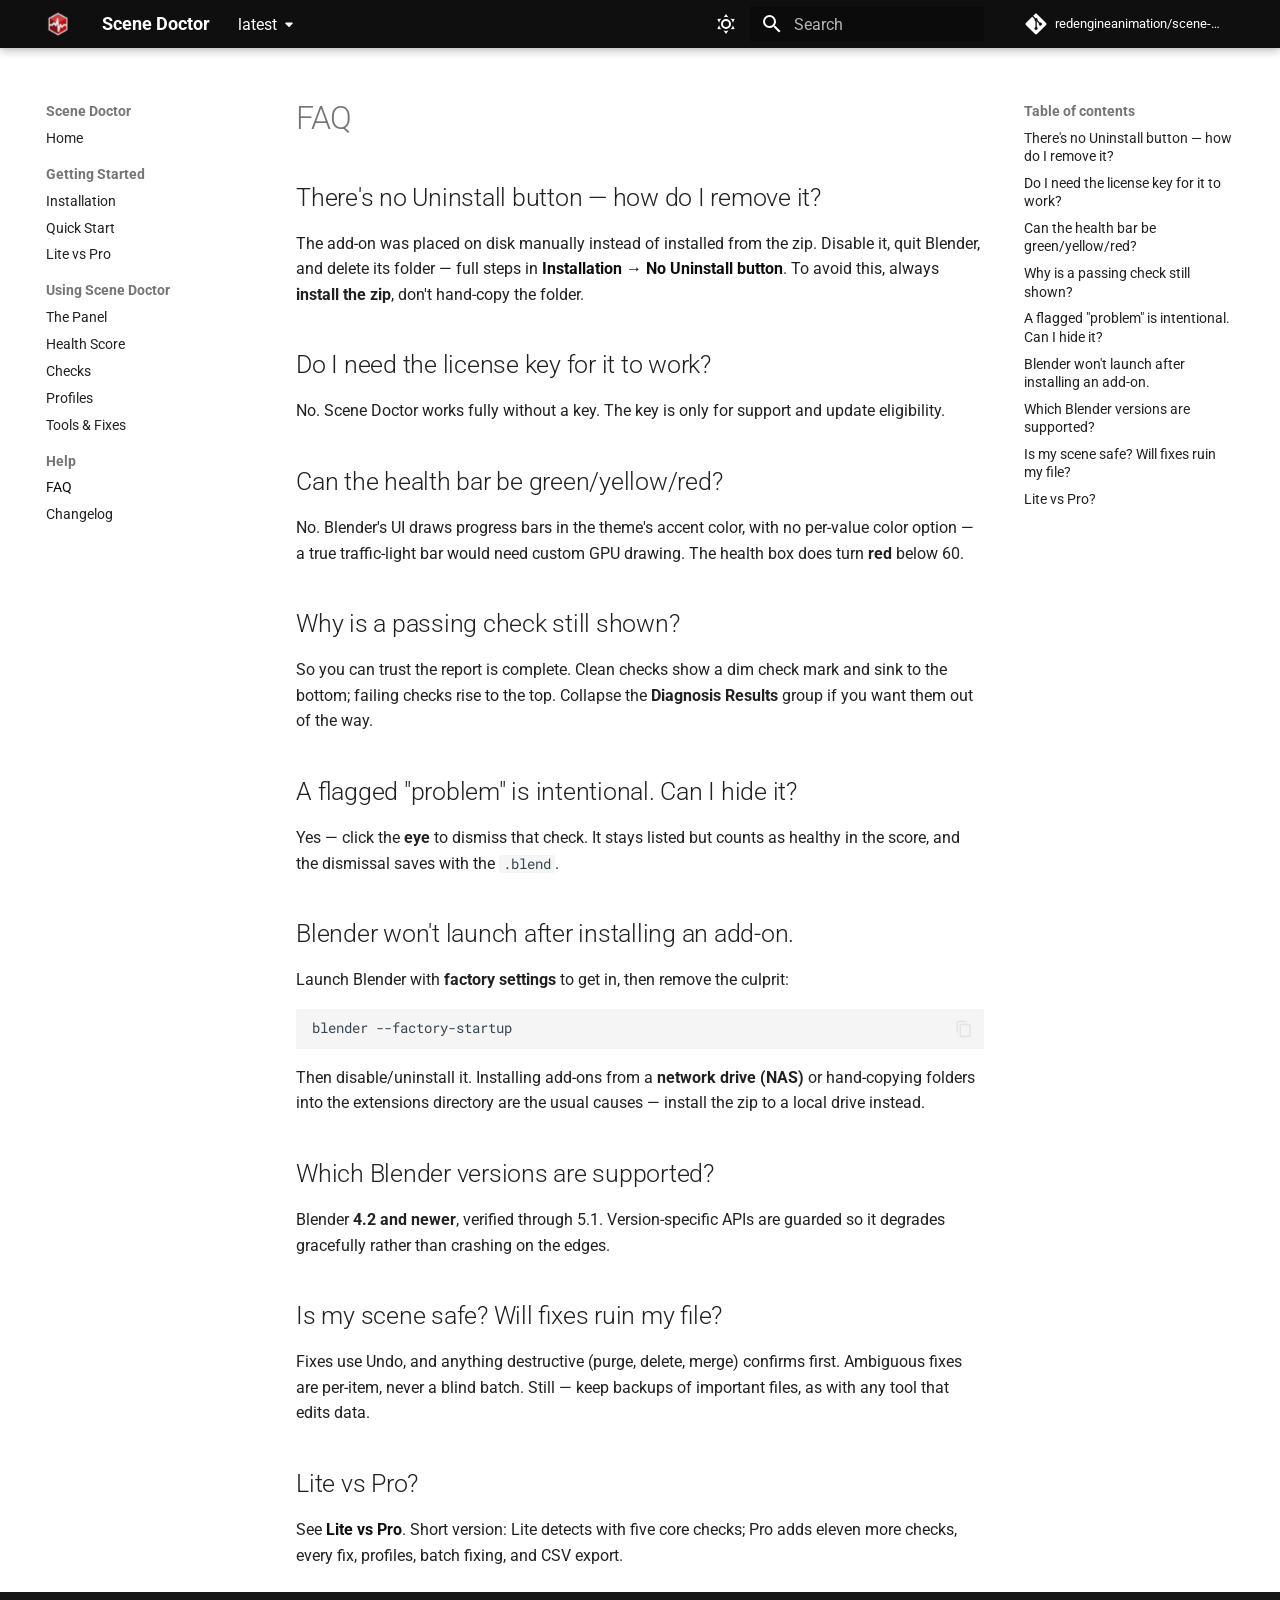
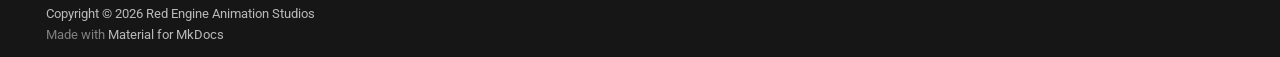
<file: latest/faq/index.html>
<!doctype html>
<html lang="en" class="no-js">
  <head>
    
      <meta charset="utf-8">
      <meta name="viewport" content="width=device-width,initial-scale=1">
      
        <meta name="description" content="One-click scene diagnosis and cleanup for Blender.">
      
      
        <meta name="author" content="Red Engine Animation Studios">
      
      
        <link rel="canonical" href="https://redengineanimation.github.io/scene-doctor/latest/faq/">
      
      
        <link rel="prev" href="../tools/">
      
      
        <link rel="next" href="../changelog/">
      
      
        
      
      
      <link rel="icon" href="../assets/logo.png">
      <meta name="generator" content="mkdocs-1.6.1, mkdocs-material-9.7.6">
    
    
      
        <title>FAQ - Scene Doctor</title>
      
    
    
      <link rel="stylesheet" href="../assets/stylesheets/main.484c7ddc.min.css">
      
        
        <link rel="stylesheet" href="../assets/stylesheets/palette.ab4e12ef.min.css">
      
      


    
    
      
    
    
      
        
        
        <link rel="preconnect" href="https://fonts.gstatic.com" crossorigin>
        <link rel="stylesheet" href="https://fonts.googleapis.com/css?family=Roboto:300,300i,400,400i,700,700i%7CRoboto+Mono:400,400i,700,700i&display=fallback">
        <style>:root{--md-text-font:"Roboto";--md-code-font:"Roboto Mono"}</style>
      
    
    
      <link rel="stylesheet" href="../assets/extra.css">
    
    <script>__md_scope=new URL("..",location),__md_hash=e=>[...e].reduce(((e,_)=>(e<<5)-e+_.charCodeAt(0)),0),__md_get=(e,_=localStorage,t=__md_scope)=>JSON.parse(_.getItem(t.pathname+"."+e)),__md_set=(e,_,t=localStorage,a=__md_scope)=>{try{t.setItem(a.pathname+"."+e,JSON.stringify(_))}catch(e){}}</script>
    
      

    
    
  </head>
  
  
    
    
      
    
    
    
    
    <body dir="ltr" data-md-color-scheme="slate" data-md-color-primary="custom" data-md-color-accent="red">
  
    
    <input class="md-toggle" data-md-toggle="drawer" type="checkbox" id="__drawer" autocomplete="off">
    <input class="md-toggle" data-md-toggle="search" type="checkbox" id="__search" autocomplete="off">
    <label class="md-overlay" for="__drawer"></label>
    <div data-md-component="skip">
      
        
        <a href="#faq" class="md-skip">
          Skip to content
        </a>
      
    </div>
    <div data-md-component="announce">
      
    </div>
    
      <div data-md-color-scheme="default" data-md-component="outdated" hidden>
        
      </div>
    
    
      

  

<header class="md-header md-header--shadow" data-md-component="header">
  <nav class="md-header__inner md-grid" aria-label="Header">
    <a href=".." title="Scene Doctor" class="md-header__button md-logo" aria-label="Scene Doctor" data-md-component="logo">
      
  <img src="../assets/logo.png" alt="logo">

    </a>
    <label class="md-header__button md-icon" for="__drawer">
      
      <svg xmlns="http://www.w3.org/2000/svg" viewBox="0 0 24 24"><path d="M3 6h18v2H3zm0 5h18v2H3zm0 5h18v2H3z"/></svg>
    </label>
    <div class="md-header__title" data-md-component="header-title">
      <div class="md-header__ellipsis">
        <div class="md-header__topic">
          <span class="md-ellipsis">
            Scene Doctor
          </span>
        </div>
        <div class="md-header__topic" data-md-component="header-topic">
          <span class="md-ellipsis">
            
              FAQ
            
          </span>
        </div>
      </div>
    </div>
    
      
        <form class="md-header__option" data-md-component="palette">
  
    
    
    
    <input class="md-option" data-md-color-media="(prefers-color-scheme: dark)" data-md-color-scheme="slate" data-md-color-primary="custom" data-md-color-accent="red"  aria-label="Switch to light mode"  type="radio" name="__palette" id="__palette_0">
    
      <label class="md-header__button md-icon" title="Switch to light mode" for="__palette_1" hidden>
        <svg xmlns="http://www.w3.org/2000/svg" viewBox="0 0 24 24"><path d="m17.75 4.09-2.53 1.94.91 3.06-2.63-1.81-2.63 1.81.91-3.06-2.53-1.94L12.44 4l1.06-3 1.06 3zm3.5 6.91-1.64 1.25.59 1.98-1.7-1.17-1.7 1.17.59-1.98L15.75 11l2.06-.05L18.5 9l.69 1.95zm-2.28 4.95c.83-.08 1.72 1.1 1.19 1.85-.32.45-.66.87-1.08 1.27C15.17 23 8.84 23 4.94 19.07c-3.91-3.9-3.91-10.24 0-14.14.4-.4.82-.76 1.27-1.08.75-.53 1.93.36 1.85 1.19-.27 2.86.69 5.83 2.89 8.02a9.96 9.96 0 0 0 8.02 2.89m-1.64 2.02a12.08 12.08 0 0 1-7.8-3.47c-2.17-2.19-3.33-5-3.49-7.82-2.81 3.14-2.7 7.96.31 10.98 3.02 3.01 7.84 3.12 10.98.31"/></svg>
      </label>
    
  
    
    
    
    <input class="md-option" data-md-color-media="(prefers-color-scheme: light)" data-md-color-scheme="default" data-md-color-primary="custom" data-md-color-accent="red"  aria-label="Switch to dark mode"  type="radio" name="__palette" id="__palette_1">
    
      <label class="md-header__button md-icon" title="Switch to dark mode" for="__palette_0" hidden>
        <svg xmlns="http://www.w3.org/2000/svg" viewBox="0 0 24 24"><path d="M12 7a5 5 0 0 1 5 5 5 5 0 0 1-5 5 5 5 0 0 1-5-5 5 5 0 0 1 5-5m0 2a3 3 0 0 0-3 3 3 3 0 0 0 3 3 3 3 0 0 0 3-3 3 3 0 0 0-3-3m0-7 2.39 3.42C13.65 5.15 12.84 5 12 5s-1.65.15-2.39.42zM3.34 7l4.16-.35A7.2 7.2 0 0 0 5.94 8.5c-.44.74-.69 1.5-.83 2.29zm.02 10 1.76-3.77a7.131 7.131 0 0 0 2.38 4.14zM20.65 7l-1.77 3.79a7.02 7.02 0 0 0-2.38-4.15zm-.01 10-4.14.36c.59-.51 1.12-1.14 1.54-1.86.42-.73.69-1.5.83-2.29zM12 22l-2.41-3.44c.74.27 1.55.44 2.41.44.82 0 1.63-.17 2.37-.44z"/></svg>
      </label>
    
  
</form>
      
    
    
      <script>var palette=__md_get("__palette");if(palette&&palette.color){if("(prefers-color-scheme)"===palette.color.media){var media=matchMedia("(prefers-color-scheme: light)"),input=document.querySelector(media.matches?"[data-md-color-media='(prefers-color-scheme: light)']":"[data-md-color-media='(prefers-color-scheme: dark)']");palette.color.media=input.getAttribute("data-md-color-media"),palette.color.scheme=input.getAttribute("data-md-color-scheme"),palette.color.primary=input.getAttribute("data-md-color-primary"),palette.color.accent=input.getAttribute("data-md-color-accent")}for(var[key,value]of Object.entries(palette.color))document.body.setAttribute("data-md-color-"+key,value)}</script>
    
    
    
      
      
        <label class="md-header__button md-icon" for="__search">
          
          <svg xmlns="http://www.w3.org/2000/svg" viewBox="0 0 24 24"><path d="M9.5 3A6.5 6.5 0 0 1 16 9.5c0 1.61-.59 3.09-1.56 4.23l.27.27h.79l5 5-1.5 1.5-5-5v-.79l-.27-.27A6.52 6.52 0 0 1 9.5 16 6.5 6.5 0 0 1 3 9.5 6.5 6.5 0 0 1 9.5 3m0 2C7 5 5 7 5 9.5S7 14 9.5 14 14 12 14 9.5 12 5 9.5 5"/></svg>
        </label>
        <div class="md-search" data-md-component="search" role="dialog">
  <label class="md-search__overlay" for="__search"></label>
  <div class="md-search__inner" role="search">
    <form class="md-search__form" name="search">
      <input type="text" class="md-search__input" name="query" aria-label="Search" placeholder="Search" autocapitalize="off" autocorrect="off" autocomplete="off" spellcheck="false" data-md-component="search-query" required>
      <label class="md-search__icon md-icon" for="__search">
        
        <svg xmlns="http://www.w3.org/2000/svg" viewBox="0 0 24 24"><path d="M9.5 3A6.5 6.5 0 0 1 16 9.5c0 1.61-.59 3.09-1.56 4.23l.27.27h.79l5 5-1.5 1.5-5-5v-.79l-.27-.27A6.52 6.52 0 0 1 9.5 16 6.5 6.5 0 0 1 3 9.5 6.5 6.5 0 0 1 9.5 3m0 2C7 5 5 7 5 9.5S7 14 9.5 14 14 12 14 9.5 12 5 9.5 5"/></svg>
        
        <svg xmlns="http://www.w3.org/2000/svg" viewBox="0 0 24 24"><path d="M20 11v2H8l5.5 5.5-1.42 1.42L4.16 12l7.92-7.92L13.5 5.5 8 11z"/></svg>
      </label>
      <nav class="md-search__options" aria-label="Search">
        
        <button type="reset" class="md-search__icon md-icon" title="Clear" aria-label="Clear" tabindex="-1">
          
          <svg xmlns="http://www.w3.org/2000/svg" viewBox="0 0 24 24"><path d="M19 6.41 17.59 5 12 10.59 6.41 5 5 6.41 10.59 12 5 17.59 6.41 19 12 13.41 17.59 19 19 17.59 13.41 12z"/></svg>
        </button>
      </nav>
      
        <div class="md-search__suggest" data-md-component="search-suggest"></div>
      
    </form>
    <div class="md-search__output">
      <div class="md-search__scrollwrap" tabindex="0" data-md-scrollfix>
        <div class="md-search-result" data-md-component="search-result">
          <div class="md-search-result__meta">
            Initializing search
          </div>
          <ol class="md-search-result__list" role="presentation"></ol>
        </div>
      </div>
    </div>
  </div>
</div>
      
    
    
      <div class="md-header__source">
        <a href="https://github.com/redengineanimation/scene-doctor" title="Go to repository" class="md-source" data-md-component="source">
  <div class="md-source__icon md-icon">
    
    <svg xmlns="http://www.w3.org/2000/svg" viewBox="0 0 448 512"><!--! Font Awesome Free 7.1.0 by @fontawesome - https://fontawesome.com License - https://fontawesome.com/license/free (Icons: CC BY 4.0, Fonts: SIL OFL 1.1, Code: MIT License) Copyright 2025 Fonticons, Inc.--><path d="M439.6 236.1 244 40.5c-5.4-5.5-12.8-8.5-20.4-8.5s-15 3-20.4 8.4L162.5 81l51.5 51.5c27.1-9.1 52.7 16.8 43.4 43.7l49.7 49.7c34.2-11.8 61.2 31 35.5 56.7-26.5 26.5-70.2-2.9-56-37.3L240.3 199v121.9c25.3 12.5 22.3 41.8 9.1 55-6.4 6.4-15.2 10.1-24.3 10.1s-17.8-3.6-24.3-10.1c-17.6-17.6-11.1-46.9 11.2-56v-123c-20.8-8.5-24.6-30.7-18.6-45L142.6 101 8.5 235.1C3 240.6 0 247.9 0 255.5s3 15 8.5 20.4l195.6 195.7c5.4 5.4 12.7 8.4 20.4 8.4s15-3 20.4-8.4l194.7-194.7c5.4-5.4 8.4-12.8 8.4-20.4s-3-15-8.4-20.4"/></svg>
  </div>
  <div class="md-source__repository">
    redengineanimation/scene-doctor
  </div>
</a>
      </div>
    
  </nav>
  
</header>
    
    <div class="md-container" data-md-component="container">
      
      
        
          
        
      
      <main class="md-main" data-md-component="main">
        <div class="md-main__inner md-grid">
          
            
              
              <div class="md-sidebar md-sidebar--primary" data-md-component="sidebar" data-md-type="navigation" >
                <div class="md-sidebar__scrollwrap">
                  <div class="md-sidebar__inner">
                    



<nav class="md-nav md-nav--primary" aria-label="Navigation" data-md-level="0">
  <label class="md-nav__title" for="__drawer">
    <a href=".." title="Scene Doctor" class="md-nav__button md-logo" aria-label="Scene Doctor" data-md-component="logo">
      
  <img src="../assets/logo.png" alt="logo">

    </a>
    Scene Doctor
  </label>
  
    <div class="md-nav__source">
      <a href="https://github.com/redengineanimation/scene-doctor" title="Go to repository" class="md-source" data-md-component="source">
  <div class="md-source__icon md-icon">
    
    <svg xmlns="http://www.w3.org/2000/svg" viewBox="0 0 448 512"><!--! Font Awesome Free 7.1.0 by @fontawesome - https://fontawesome.com License - https://fontawesome.com/license/free (Icons: CC BY 4.0, Fonts: SIL OFL 1.1, Code: MIT License) Copyright 2025 Fonticons, Inc.--><path d="M439.6 236.1 244 40.5c-5.4-5.5-12.8-8.5-20.4-8.5s-15 3-20.4 8.4L162.5 81l51.5 51.5c27.1-9.1 52.7 16.8 43.4 43.7l49.7 49.7c34.2-11.8 61.2 31 35.5 56.7-26.5 26.5-70.2-2.9-56-37.3L240.3 199v121.9c25.3 12.5 22.3 41.8 9.1 55-6.4 6.4-15.2 10.1-24.3 10.1s-17.8-3.6-24.3-10.1c-17.6-17.6-11.1-46.9 11.2-56v-123c-20.8-8.5-24.6-30.7-18.6-45L142.6 101 8.5 235.1C3 240.6 0 247.9 0 255.5s3 15 8.5 20.4l195.6 195.7c5.4 5.4 12.7 8.4 20.4 8.4s15-3 20.4-8.4l194.7-194.7c5.4-5.4 8.4-12.8 8.4-20.4s-3-15-8.4-20.4"/></svg>
  </div>
  <div class="md-source__repository">
    redengineanimation/scene-doctor
  </div>
</a>
    </div>
  
  <ul class="md-nav__list" data-md-scrollfix>
    
      
      
  
  
  
  
    <li class="md-nav__item">
      <a href=".." class="md-nav__link">
        
  
  
  <span class="md-ellipsis">
    
  
    Home
  

    
  </span>
  
  

      </a>
    </li>
  

    
      
      
  
  
  
  
    
    
    
    
      
        
        
      
    
    
    <li class="md-nav__item md-nav__item--section md-nav__item--nested">
      
        
        
        <input class="md-nav__toggle md-toggle " type="checkbox" id="__nav_2" >
        
          
          <label class="md-nav__link" for="__nav_2" id="__nav_2_label" tabindex="">
            
  
  
  <span class="md-ellipsis">
    
  
    Getting Started
  

    
  </span>
  
  

            <span class="md-nav__icon md-icon"></span>
          </label>
        
        <nav class="md-nav" data-md-level="1" aria-labelledby="__nav_2_label" aria-expanded="false">
          <label class="md-nav__title" for="__nav_2">
            <span class="md-nav__icon md-icon"></span>
            
  
    Getting Started
  

          </label>
          <ul class="md-nav__list" data-md-scrollfix>
            
              
                
  
  
  
  
    <li class="md-nav__item">
      <a href="../installation/" class="md-nav__link">
        
  
  
  <span class="md-ellipsis">
    
  
    Installation
  

    
  </span>
  
  

      </a>
    </li>
  

              
            
              
                
  
  
  
  
    <li class="md-nav__item">
      <a href="../quick-start/" class="md-nav__link">
        
  
  
  <span class="md-ellipsis">
    
  
    Quick Start
  

    
  </span>
  
  

      </a>
    </li>
  

              
            
              
                
  
  
  
  
    <li class="md-nav__item">
      <a href="../tiers/" class="md-nav__link">
        
  
  
  <span class="md-ellipsis">
    
  
    Lite vs Pro
  

    
  </span>
  
  

      </a>
    </li>
  

              
            
          </ul>
        </nav>
      
    </li>
  

    
      
      
  
  
  
  
    
    
    
    
      
        
        
      
    
    
    <li class="md-nav__item md-nav__item--section md-nav__item--nested">
      
        
        
        <input class="md-nav__toggle md-toggle " type="checkbox" id="__nav_3" >
        
          
          <label class="md-nav__link" for="__nav_3" id="__nav_3_label" tabindex="">
            
  
  
  <span class="md-ellipsis">
    
  
    Using Scene Doctor
  

    
  </span>
  
  

            <span class="md-nav__icon md-icon"></span>
          </label>
        
        <nav class="md-nav" data-md-level="1" aria-labelledby="__nav_3_label" aria-expanded="false">
          <label class="md-nav__title" for="__nav_3">
            <span class="md-nav__icon md-icon"></span>
            
  
    Using Scene Doctor
  

          </label>
          <ul class="md-nav__list" data-md-scrollfix>
            
              
                
  
  
  
  
    <li class="md-nav__item">
      <a href="../interface/" class="md-nav__link">
        
  
  
  <span class="md-ellipsis">
    
  
    The Panel
  

    
  </span>
  
  

      </a>
    </li>
  

              
            
              
                
  
  
  
  
    <li class="md-nav__item">
      <a href="../health-score/" class="md-nav__link">
        
  
  
  <span class="md-ellipsis">
    
  
    Health Score
  

    
  </span>
  
  

      </a>
    </li>
  

              
            
              
                
  
  
  
  
    <li class="md-nav__item">
      <a href="../checks/" class="md-nav__link">
        
  
  
  <span class="md-ellipsis">
    
  
    Checks
  

    
  </span>
  
  

      </a>
    </li>
  

              
            
              
                
  
  
  
  
    <li class="md-nav__item">
      <a href="../profiles/" class="md-nav__link">
        
  
  
  <span class="md-ellipsis">
    
  
    Profiles
  

    
  </span>
  
  

      </a>
    </li>
  

              
            
              
                
  
  
  
  
    <li class="md-nav__item">
      <a href="../tools/" class="md-nav__link">
        
  
  
  <span class="md-ellipsis">
    
  
    Tools & Fixes
  

    
  </span>
  
  

      </a>
    </li>
  

              
            
          </ul>
        </nav>
      
    </li>
  

    
      
      
  
  
    
  
  
  
    
    
    
    
      
        
        
      
    
    
    <li class="md-nav__item md-nav__item--active md-nav__item--section md-nav__item--nested">
      
        
        
        <input class="md-nav__toggle md-toggle " type="checkbox" id="__nav_4" checked>
        
          
          <label class="md-nav__link" for="__nav_4" id="__nav_4_label" tabindex="">
            
  
  
  <span class="md-ellipsis">
    
  
    Help
  

    
  </span>
  
  

            <span class="md-nav__icon md-icon"></span>
          </label>
        
        <nav class="md-nav" data-md-level="1" aria-labelledby="__nav_4_label" aria-expanded="true">
          <label class="md-nav__title" for="__nav_4">
            <span class="md-nav__icon md-icon"></span>
            
  
    Help
  

          </label>
          <ul class="md-nav__list" data-md-scrollfix>
            
              
                
  
  
    
  
  
  
    <li class="md-nav__item md-nav__item--active">
      
      <input class="md-nav__toggle md-toggle" type="checkbox" id="__toc">
      
      
        
      
      
        <label class="md-nav__link md-nav__link--active" for="__toc">
          
  
  
  <span class="md-ellipsis">
    
  
    FAQ
  

    
  </span>
  
  

          <span class="md-nav__icon md-icon"></span>
        </label>
      
      <a href="./" class="md-nav__link md-nav__link--active">
        
  
  
  <span class="md-ellipsis">
    
  
    FAQ
  

    
  </span>
  
  

      </a>
      
        

<nav class="md-nav md-nav--secondary" aria-label="Table of contents">
  
  
  
    
  
  
    <label class="md-nav__title" for="__toc">
      <span class="md-nav__icon md-icon"></span>
      Table of contents
    </label>
    <ul class="md-nav__list" data-md-component="toc" data-md-scrollfix>
      
        <li class="md-nav__item">
  <a href="#theres-no-uninstall-button-how-do-i-remove-it" class="md-nav__link">
    <span class="md-ellipsis">
      
        There's no Uninstall button — how do I remove it?
      
    </span>
  </a>
  
</li>
      
        <li class="md-nav__item">
  <a href="#do-i-need-the-license-key-for-it-to-work" class="md-nav__link">
    <span class="md-ellipsis">
      
        Do I need the license key for it to work?
      
    </span>
  </a>
  
</li>
      
        <li class="md-nav__item">
  <a href="#can-the-health-bar-be-greenyellowred" class="md-nav__link">
    <span class="md-ellipsis">
      
        Can the health bar be green/yellow/red?
      
    </span>
  </a>
  
</li>
      
        <li class="md-nav__item">
  <a href="#why-is-a-passing-check-still-shown" class="md-nav__link">
    <span class="md-ellipsis">
      
        Why is a passing check still shown?
      
    </span>
  </a>
  
</li>
      
        <li class="md-nav__item">
  <a href="#a-flagged-problem-is-intentional-can-i-hide-it" class="md-nav__link">
    <span class="md-ellipsis">
      
        A flagged "problem" is intentional. Can I hide it?
      
    </span>
  </a>
  
</li>
      
        <li class="md-nav__item">
  <a href="#blender-wont-launch-after-installing-an-add-on" class="md-nav__link">
    <span class="md-ellipsis">
      
        Blender won't launch after installing an add-on.
      
    </span>
  </a>
  
</li>
      
        <li class="md-nav__item">
  <a href="#which-blender-versions-are-supported" class="md-nav__link">
    <span class="md-ellipsis">
      
        Which Blender versions are supported?
      
    </span>
  </a>
  
</li>
      
        <li class="md-nav__item">
  <a href="#is-my-scene-safe-will-fixes-ruin-my-file" class="md-nav__link">
    <span class="md-ellipsis">
      
        Is my scene safe? Will fixes ruin my file?
      
    </span>
  </a>
  
</li>
      
        <li class="md-nav__item">
  <a href="#lite-vs-pro" class="md-nav__link">
    <span class="md-ellipsis">
      
        Lite vs Pro?
      
    </span>
  </a>
  
</li>
      
    </ul>
  
</nav>
      
    </li>
  

              
            
              
                
  
  
  
  
    <li class="md-nav__item">
      <a href="../changelog/" class="md-nav__link">
        
  
  
  <span class="md-ellipsis">
    
  
    Changelog
  

    
  </span>
  
  

      </a>
    </li>
  

              
            
          </ul>
        </nav>
      
    </li>
  

    
  </ul>
</nav>
                  </div>
                </div>
              </div>
            
            
              
              <div class="md-sidebar md-sidebar--secondary" data-md-component="sidebar" data-md-type="toc" >
                <div class="md-sidebar__scrollwrap">
                  <div class="md-sidebar__inner">
                    

<nav class="md-nav md-nav--secondary" aria-label="Table of contents">
  
  
  
    
  
  
    <label class="md-nav__title" for="__toc">
      <span class="md-nav__icon md-icon"></span>
      Table of contents
    </label>
    <ul class="md-nav__list" data-md-component="toc" data-md-scrollfix>
      
        <li class="md-nav__item">
  <a href="#theres-no-uninstall-button-how-do-i-remove-it" class="md-nav__link">
    <span class="md-ellipsis">
      
        There's no Uninstall button — how do I remove it?
      
    </span>
  </a>
  
</li>
      
        <li class="md-nav__item">
  <a href="#do-i-need-the-license-key-for-it-to-work" class="md-nav__link">
    <span class="md-ellipsis">
      
        Do I need the license key for it to work?
      
    </span>
  </a>
  
</li>
      
        <li class="md-nav__item">
  <a href="#can-the-health-bar-be-greenyellowred" class="md-nav__link">
    <span class="md-ellipsis">
      
        Can the health bar be green/yellow/red?
      
    </span>
  </a>
  
</li>
      
        <li class="md-nav__item">
  <a href="#why-is-a-passing-check-still-shown" class="md-nav__link">
    <span class="md-ellipsis">
      
        Why is a passing check still shown?
      
    </span>
  </a>
  
</li>
      
        <li class="md-nav__item">
  <a href="#a-flagged-problem-is-intentional-can-i-hide-it" class="md-nav__link">
    <span class="md-ellipsis">
      
        A flagged "problem" is intentional. Can I hide it?
      
    </span>
  </a>
  
</li>
      
        <li class="md-nav__item">
  <a href="#blender-wont-launch-after-installing-an-add-on" class="md-nav__link">
    <span class="md-ellipsis">
      
        Blender won't launch after installing an add-on.
      
    </span>
  </a>
  
</li>
      
        <li class="md-nav__item">
  <a href="#which-blender-versions-are-supported" class="md-nav__link">
    <span class="md-ellipsis">
      
        Which Blender versions are supported?
      
    </span>
  </a>
  
</li>
      
        <li class="md-nav__item">
  <a href="#is-my-scene-safe-will-fixes-ruin-my-file" class="md-nav__link">
    <span class="md-ellipsis">
      
        Is my scene safe? Will fixes ruin my file?
      
    </span>
  </a>
  
</li>
      
        <li class="md-nav__item">
  <a href="#lite-vs-pro" class="md-nav__link">
    <span class="md-ellipsis">
      
        Lite vs Pro?
      
    </span>
  </a>
  
</li>
      
    </ul>
  
</nav>
                  </div>
                </div>
              </div>
            
          
          
            <div class="md-content" data-md-component="content">
              
              <article class="md-content__inner md-typeset">
                
                  


  
  


<h1 id="faq">FAQ<a class="headerlink" href="#faq" title="Permanent link">&para;</a></h1>
<h2 id="theres-no-uninstall-button-how-do-i-remove-it">There's no Uninstall button — how do I remove it?<a class="headerlink" href="#theres-no-uninstall-button-how-do-i-remove-it" title="Permanent link">&para;</a></h2>
<p>The add-on was placed on disk manually instead of installed from the zip.
Disable it, quit Blender, and delete its folder — full steps in
<strong><a href="../installation/#no-uninstall-button">Installation → No Uninstall button</a></strong>.
To avoid this, always <strong>install the zip</strong>, don't hand-copy the folder.</p>
<h2 id="do-i-need-the-license-key-for-it-to-work">Do I need the license key for it to work?<a class="headerlink" href="#do-i-need-the-license-key-for-it-to-work" title="Permanent link">&para;</a></h2>
<p>No. Scene Doctor works fully without a key. The key is only for support
and update eligibility.</p>
<h2 id="can-the-health-bar-be-greenyellowred">Can the health bar be green/yellow/red?<a class="headerlink" href="#can-the-health-bar-be-greenyellowred" title="Permanent link">&para;</a></h2>
<p>No. Blender's UI draws progress bars in the theme's accent color, with no
per-value color option — a true traffic-light bar would need custom GPU
drawing. The health box does turn <strong>red</strong> below 60.</p>
<h2 id="why-is-a-passing-check-still-shown">Why is a passing check still shown?<a class="headerlink" href="#why-is-a-passing-check-still-shown" title="Permanent link">&para;</a></h2>
<p>So you can trust the report is complete. Clean checks show a dim check
mark and sink to the bottom; failing checks rise to the top. Collapse the
<strong>Diagnosis Results</strong> group if you want them out of the way.</p>
<h2 id="a-flagged-problem-is-intentional-can-i-hide-it">A flagged "problem" is intentional. Can I hide it?<a class="headerlink" href="#a-flagged-problem-is-intentional-can-i-hide-it" title="Permanent link">&para;</a></h2>
<p>Yes — click the <strong>eye</strong> to dismiss that check. It stays listed but counts
as healthy in the score, and the dismissal saves with the <code>.blend</code>.</p>
<h2 id="blender-wont-launch-after-installing-an-add-on">Blender won't launch after installing an add-on.<a class="headerlink" href="#blender-wont-launch-after-installing-an-add-on" title="Permanent link">&para;</a></h2>
<p>Launch Blender with <strong>factory settings</strong> to get in, then remove the
culprit:</p>
<div class="highlight"><pre><span></span><code>blender --factory-startup
</code></pre></div>
<p>Then disable/uninstall it. Installing add-ons from a <strong>network drive
(NAS)</strong> or hand-copying folders into the extensions directory are the
usual causes — install the zip to a local drive instead.</p>
<h2 id="which-blender-versions-are-supported">Which Blender versions are supported?<a class="headerlink" href="#which-blender-versions-are-supported" title="Permanent link">&para;</a></h2>
<p>Blender <strong>4.2 and newer</strong>, verified through 5.1. Version-specific APIs are
guarded so it degrades gracefully rather than crashing on the edges.</p>
<h2 id="is-my-scene-safe-will-fixes-ruin-my-file">Is my scene safe? Will fixes ruin my file?<a class="headerlink" href="#is-my-scene-safe-will-fixes-ruin-my-file" title="Permanent link">&para;</a></h2>
<p>Fixes use Undo, and anything destructive (purge, delete, merge) confirms
first. Ambiguous fixes are per-item, never a blind batch. Still — keep
backups of important files, as with any tool that edits data.</p>
<h2 id="lite-vs-pro">Lite vs Pro?<a class="headerlink" href="#lite-vs-pro" title="Permanent link">&para;</a></h2>
<p>See <strong><a href="../tiers/">Lite vs Pro</a></strong>. Short version: Lite detects with five
core checks; Pro adds eleven more checks, every fix, profiles, batch
fixing, and CSV export.</p>












                
              </article>
            </div>
          
          
<script>var target=document.getElementById(location.hash.slice(1));target&&target.name&&(target.checked=target.name.startsWith("__tabbed_"))</script>
        </div>
        
          <button type="button" class="md-top md-icon" data-md-component="top" hidden>
  
  <svg xmlns="http://www.w3.org/2000/svg" viewBox="0 0 24 24"><path d="M13 20h-2V8l-5.5 5.5-1.42-1.42L12 4.16l7.92 7.92-1.42 1.42L13 8z"/></svg>
  Back to top
</button>
        
      </main>
      
        <footer class="md-footer">
  
  <div class="md-footer-meta md-typeset">
    <div class="md-footer-meta__inner md-grid">
      <div class="md-copyright">
  
    <div class="md-copyright__highlight">
      Copyright &copy; 2026 Red Engine Animation Studios
    </div>
  
  
    Made with
    <a href="https://squidfunk.github.io/mkdocs-material/" target="_blank" rel="noopener">
      Material for MkDocs
    </a>
  
</div>
      
    </div>
  </div>
</footer>
      
    </div>
    <div class="md-dialog" data-md-component="dialog">
      <div class="md-dialog__inner md-typeset"></div>
    </div>
    
    
    
      
      
      <script id="__config" type="application/json">{"annotate": null, "base": "..", "features": ["navigation.instant", "navigation.tracking", "navigation.sections", "navigation.top", "toc.follow", "search.suggest", "search.highlight", "content.code.copy"], "search": "../assets/javascripts/workers/search.2c215733.min.js", "tags": null, "translations": {"clipboard.copied": "Copied to clipboard", "clipboard.copy": "Copy to clipboard", "search.result.more.one": "1 more on this page", "search.result.more.other": "# more on this page", "search.result.none": "No matching documents", "search.result.one": "1 matching document", "search.result.other": "# matching documents", "search.result.placeholder": "Type to start searching", "search.result.term.missing": "Missing", "select.version": "Select version"}, "version": {"provider": "mike"}}</script>
    
    
      <script src="../assets/javascripts/bundle.79ae519e.min.js"></script>
      
    
  </body>
</html>
</file>
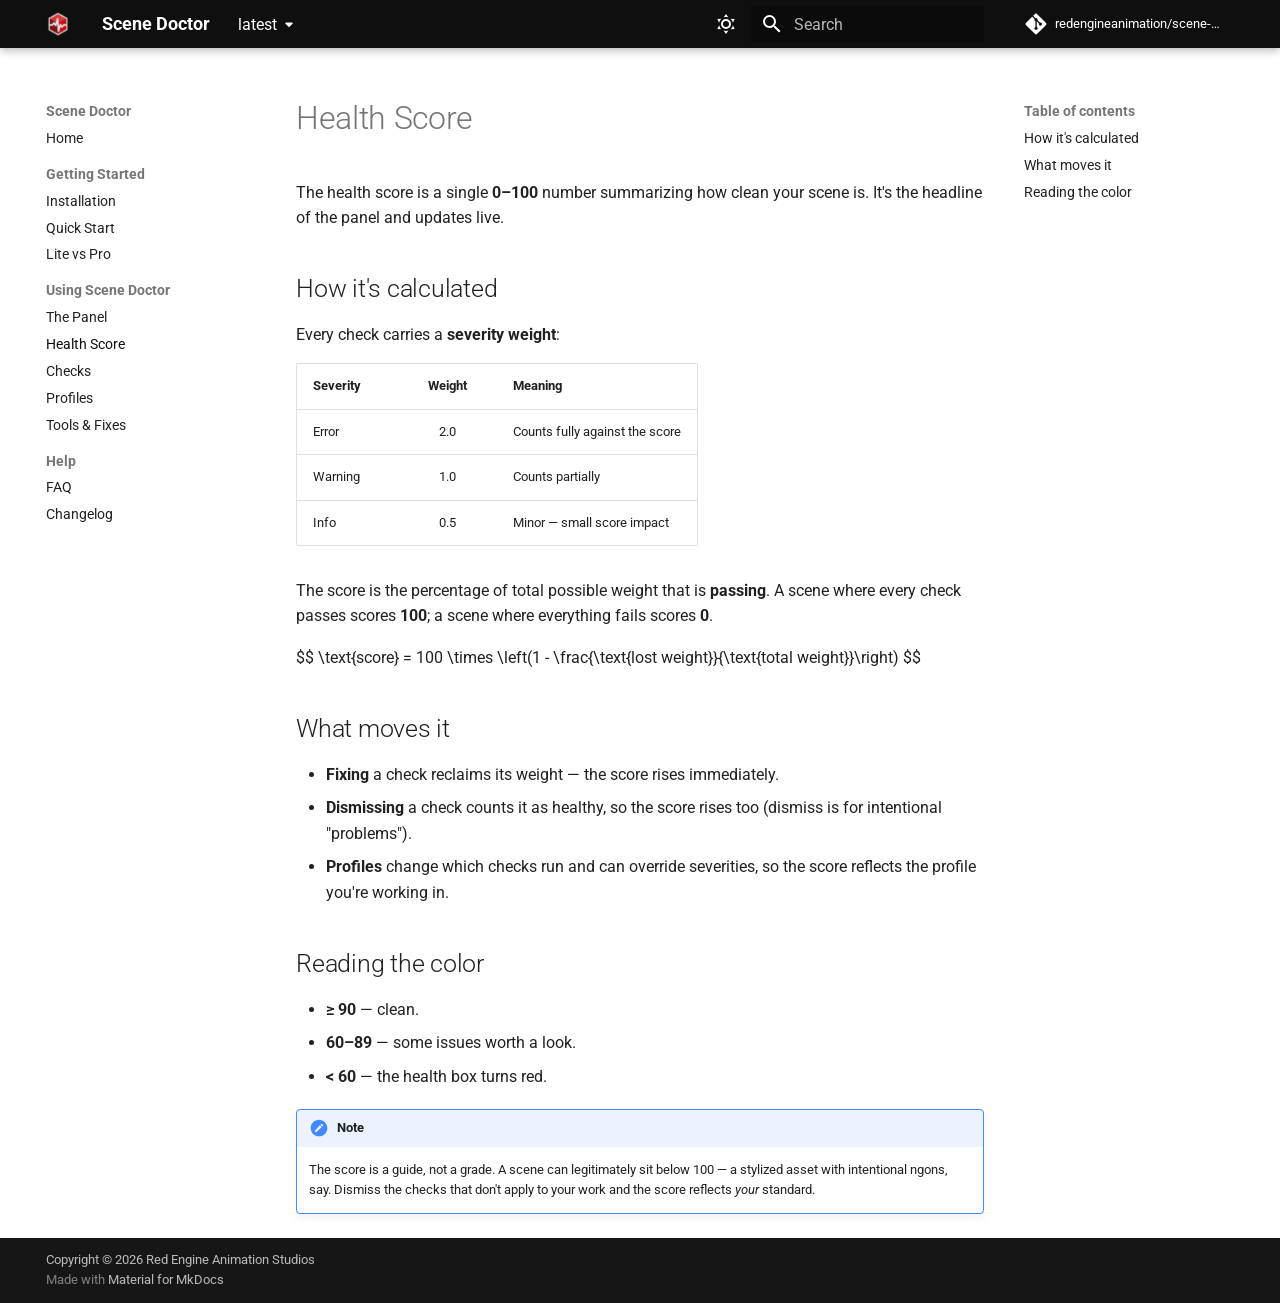
<file: latest/health-score/index.html>
<!doctype html>
<html lang="en" class="no-js">
  <head>
    
      <meta charset="utf-8">
      <meta name="viewport" content="width=device-width,initial-scale=1">
      
        <meta name="description" content="One-click scene diagnosis and cleanup for Blender.">
      
      
        <meta name="author" content="Red Engine Animation Studios">
      
      
        <link rel="canonical" href="https://redengineanimation.github.io/scene-doctor/latest/health-score/">
      
      
        <link rel="prev" href="../interface/">
      
      
        <link rel="next" href="../checks/">
      
      
        
      
      
      <link rel="icon" href="../assets/logo.png">
      <meta name="generator" content="mkdocs-1.6.1, mkdocs-material-9.7.6">
    
    
      
        <title>Health Score - Scene Doctor</title>
      
    
    
      <link rel="stylesheet" href="../assets/stylesheets/main.484c7ddc.min.css">
      
        
        <link rel="stylesheet" href="../assets/stylesheets/palette.ab4e12ef.min.css">
      
      


    
    
      
    
    
      
        
        
        <link rel="preconnect" href="https://fonts.gstatic.com" crossorigin>
        <link rel="stylesheet" href="https://fonts.googleapis.com/css?family=Roboto:300,300i,400,400i,700,700i%7CRoboto+Mono:400,400i,700,700i&display=fallback">
        <style>:root{--md-text-font:"Roboto";--md-code-font:"Roboto Mono"}</style>
      
    
    
      <link rel="stylesheet" href="../assets/extra.css">
    
    <script>__md_scope=new URL("..",location),__md_hash=e=>[...e].reduce(((e,_)=>(e<<5)-e+_.charCodeAt(0)),0),__md_get=(e,_=localStorage,t=__md_scope)=>JSON.parse(_.getItem(t.pathname+"."+e)),__md_set=(e,_,t=localStorage,a=__md_scope)=>{try{t.setItem(a.pathname+"."+e,JSON.stringify(_))}catch(e){}}</script>
    
      

    
    
  </head>
  
  
    
    
      
    
    
    
    
    <body dir="ltr" data-md-color-scheme="slate" data-md-color-primary="custom" data-md-color-accent="red">
  
    
    <input class="md-toggle" data-md-toggle="drawer" type="checkbox" id="__drawer" autocomplete="off">
    <input class="md-toggle" data-md-toggle="search" type="checkbox" id="__search" autocomplete="off">
    <label class="md-overlay" for="__drawer"></label>
    <div data-md-component="skip">
      
        
        <a href="#health-score" class="md-skip">
          Skip to content
        </a>
      
    </div>
    <div data-md-component="announce">
      
    </div>
    
      <div data-md-color-scheme="default" data-md-component="outdated" hidden>
        
      </div>
    
    
      

  

<header class="md-header md-header--shadow" data-md-component="header">
  <nav class="md-header__inner md-grid" aria-label="Header">
    <a href=".." title="Scene Doctor" class="md-header__button md-logo" aria-label="Scene Doctor" data-md-component="logo">
      
  <img src="../assets/logo.png" alt="logo">

    </a>
    <label class="md-header__button md-icon" for="__drawer">
      
      <svg xmlns="http://www.w3.org/2000/svg" viewBox="0 0 24 24"><path d="M3 6h18v2H3zm0 5h18v2H3zm0 5h18v2H3z"/></svg>
    </label>
    <div class="md-header__title" data-md-component="header-title">
      <div class="md-header__ellipsis">
        <div class="md-header__topic">
          <span class="md-ellipsis">
            Scene Doctor
          </span>
        </div>
        <div class="md-header__topic" data-md-component="header-topic">
          <span class="md-ellipsis">
            
              Health Score
            
          </span>
        </div>
      </div>
    </div>
    
      
        <form class="md-header__option" data-md-component="palette">
  
    
    
    
    <input class="md-option" data-md-color-media="(prefers-color-scheme: dark)" data-md-color-scheme="slate" data-md-color-primary="custom" data-md-color-accent="red"  aria-label="Switch to light mode"  type="radio" name="__palette" id="__palette_0">
    
      <label class="md-header__button md-icon" title="Switch to light mode" for="__palette_1" hidden>
        <svg xmlns="http://www.w3.org/2000/svg" viewBox="0 0 24 24"><path d="m17.75 4.09-2.53 1.94.91 3.06-2.63-1.81-2.63 1.81.91-3.06-2.53-1.94L12.44 4l1.06-3 1.06 3zm3.5 6.91-1.64 1.25.59 1.98-1.7-1.17-1.7 1.17.59-1.98L15.75 11l2.06-.05L18.5 9l.69 1.95zm-2.28 4.95c.83-.08 1.72 1.1 1.19 1.85-.32.45-.66.87-1.08 1.27C15.17 23 8.84 23 4.94 19.07c-3.91-3.9-3.91-10.24 0-14.14.4-.4.82-.76 1.27-1.08.75-.53 1.93.36 1.85 1.19-.27 2.86.69 5.83 2.89 8.02a9.96 9.96 0 0 0 8.02 2.89m-1.64 2.02a12.08 12.08 0 0 1-7.8-3.47c-2.17-2.19-3.33-5-3.49-7.82-2.81 3.14-2.7 7.96.31 10.98 3.02 3.01 7.84 3.12 10.98.31"/></svg>
      </label>
    
  
    
    
    
    <input class="md-option" data-md-color-media="(prefers-color-scheme: light)" data-md-color-scheme="default" data-md-color-primary="custom" data-md-color-accent="red"  aria-label="Switch to dark mode"  type="radio" name="__palette" id="__palette_1">
    
      <label class="md-header__button md-icon" title="Switch to dark mode" for="__palette_0" hidden>
        <svg xmlns="http://www.w3.org/2000/svg" viewBox="0 0 24 24"><path d="M12 7a5 5 0 0 1 5 5 5 5 0 0 1-5 5 5 5 0 0 1-5-5 5 5 0 0 1 5-5m0 2a3 3 0 0 0-3 3 3 3 0 0 0 3 3 3 3 0 0 0 3-3 3 3 0 0 0-3-3m0-7 2.39 3.42C13.65 5.15 12.84 5 12 5s-1.65.15-2.39.42zM3.34 7l4.16-.35A7.2 7.2 0 0 0 5.94 8.5c-.44.74-.69 1.5-.83 2.29zm.02 10 1.76-3.77a7.131 7.131 0 0 0 2.38 4.14zM20.65 7l-1.77 3.79a7.02 7.02 0 0 0-2.38-4.15zm-.01 10-4.14.36c.59-.51 1.12-1.14 1.54-1.86.42-.73.69-1.5.83-2.29zM12 22l-2.41-3.44c.74.27 1.55.44 2.41.44.82 0 1.63-.17 2.37-.44z"/></svg>
      </label>
    
  
</form>
      
    
    
      <script>var palette=__md_get("__palette");if(palette&&palette.color){if("(prefers-color-scheme)"===palette.color.media){var media=matchMedia("(prefers-color-scheme: light)"),input=document.querySelector(media.matches?"[data-md-color-media='(prefers-color-scheme: light)']":"[data-md-color-media='(prefers-color-scheme: dark)']");palette.color.media=input.getAttribute("data-md-color-media"),palette.color.scheme=input.getAttribute("data-md-color-scheme"),palette.color.primary=input.getAttribute("data-md-color-primary"),palette.color.accent=input.getAttribute("data-md-color-accent")}for(var[key,value]of Object.entries(palette.color))document.body.setAttribute("data-md-color-"+key,value)}</script>
    
    
    
      
      
        <label class="md-header__button md-icon" for="__search">
          
          <svg xmlns="http://www.w3.org/2000/svg" viewBox="0 0 24 24"><path d="M9.5 3A6.5 6.5 0 0 1 16 9.5c0 1.61-.59 3.09-1.56 4.23l.27.27h.79l5 5-1.5 1.5-5-5v-.79l-.27-.27A6.52 6.52 0 0 1 9.5 16 6.5 6.5 0 0 1 3 9.5 6.5 6.5 0 0 1 9.5 3m0 2C7 5 5 7 5 9.5S7 14 9.5 14 14 12 14 9.5 12 5 9.5 5"/></svg>
        </label>
        <div class="md-search" data-md-component="search" role="dialog">
  <label class="md-search__overlay" for="__search"></label>
  <div class="md-search__inner" role="search">
    <form class="md-search__form" name="search">
      <input type="text" class="md-search__input" name="query" aria-label="Search" placeholder="Search" autocapitalize="off" autocorrect="off" autocomplete="off" spellcheck="false" data-md-component="search-query" required>
      <label class="md-search__icon md-icon" for="__search">
        
        <svg xmlns="http://www.w3.org/2000/svg" viewBox="0 0 24 24"><path d="M9.5 3A6.5 6.5 0 0 1 16 9.5c0 1.61-.59 3.09-1.56 4.23l.27.27h.79l5 5-1.5 1.5-5-5v-.79l-.27-.27A6.52 6.52 0 0 1 9.5 16 6.5 6.5 0 0 1 3 9.5 6.5 6.5 0 0 1 9.5 3m0 2C7 5 5 7 5 9.5S7 14 9.5 14 14 12 14 9.5 12 5 9.5 5"/></svg>
        
        <svg xmlns="http://www.w3.org/2000/svg" viewBox="0 0 24 24"><path d="M20 11v2H8l5.5 5.5-1.42 1.42L4.16 12l7.92-7.92L13.5 5.5 8 11z"/></svg>
      </label>
      <nav class="md-search__options" aria-label="Search">
        
        <button type="reset" class="md-search__icon md-icon" title="Clear" aria-label="Clear" tabindex="-1">
          
          <svg xmlns="http://www.w3.org/2000/svg" viewBox="0 0 24 24"><path d="M19 6.41 17.59 5 12 10.59 6.41 5 5 6.41 10.59 12 5 17.59 6.41 19 12 13.41 17.59 19 19 17.59 13.41 12z"/></svg>
        </button>
      </nav>
      
        <div class="md-search__suggest" data-md-component="search-suggest"></div>
      
    </form>
    <div class="md-search__output">
      <div class="md-search__scrollwrap" tabindex="0" data-md-scrollfix>
        <div class="md-search-result" data-md-component="search-result">
          <div class="md-search-result__meta">
            Initializing search
          </div>
          <ol class="md-search-result__list" role="presentation"></ol>
        </div>
      </div>
    </div>
  </div>
</div>
      
    
    
      <div class="md-header__source">
        <a href="https://github.com/redengineanimation/scene-doctor" title="Go to repository" class="md-source" data-md-component="source">
  <div class="md-source__icon md-icon">
    
    <svg xmlns="http://www.w3.org/2000/svg" viewBox="0 0 448 512"><!--! Font Awesome Free 7.1.0 by @fontawesome - https://fontawesome.com License - https://fontawesome.com/license/free (Icons: CC BY 4.0, Fonts: SIL OFL 1.1, Code: MIT License) Copyright 2025 Fonticons, Inc.--><path d="M439.6 236.1 244 40.5c-5.4-5.5-12.8-8.5-20.4-8.5s-15 3-20.4 8.4L162.5 81l51.5 51.5c27.1-9.1 52.7 16.8 43.4 43.7l49.7 49.7c34.2-11.8 61.2 31 35.5 56.7-26.5 26.5-70.2-2.9-56-37.3L240.3 199v121.9c25.3 12.5 22.3 41.8 9.1 55-6.4 6.4-15.2 10.1-24.3 10.1s-17.8-3.6-24.3-10.1c-17.6-17.6-11.1-46.9 11.2-56v-123c-20.8-8.5-24.6-30.7-18.6-45L142.6 101 8.5 235.1C3 240.6 0 247.9 0 255.5s3 15 8.5 20.4l195.6 195.7c5.4 5.4 12.7 8.4 20.4 8.4s15-3 20.4-8.4l194.7-194.7c5.4-5.4 8.4-12.8 8.4-20.4s-3-15-8.4-20.4"/></svg>
  </div>
  <div class="md-source__repository">
    redengineanimation/scene-doctor
  </div>
</a>
      </div>
    
  </nav>
  
</header>
    
    <div class="md-container" data-md-component="container">
      
      
        
          
        
      
      <main class="md-main" data-md-component="main">
        <div class="md-main__inner md-grid">
          
            
              
              <div class="md-sidebar md-sidebar--primary" data-md-component="sidebar" data-md-type="navigation" >
                <div class="md-sidebar__scrollwrap">
                  <div class="md-sidebar__inner">
                    



<nav class="md-nav md-nav--primary" aria-label="Navigation" data-md-level="0">
  <label class="md-nav__title" for="__drawer">
    <a href=".." title="Scene Doctor" class="md-nav__button md-logo" aria-label="Scene Doctor" data-md-component="logo">
      
  <img src="../assets/logo.png" alt="logo">

    </a>
    Scene Doctor
  </label>
  
    <div class="md-nav__source">
      <a href="https://github.com/redengineanimation/scene-doctor" title="Go to repository" class="md-source" data-md-component="source">
  <div class="md-source__icon md-icon">
    
    <svg xmlns="http://www.w3.org/2000/svg" viewBox="0 0 448 512"><!--! Font Awesome Free 7.1.0 by @fontawesome - https://fontawesome.com License - https://fontawesome.com/license/free (Icons: CC BY 4.0, Fonts: SIL OFL 1.1, Code: MIT License) Copyright 2025 Fonticons, Inc.--><path d="M439.6 236.1 244 40.5c-5.4-5.5-12.8-8.5-20.4-8.5s-15 3-20.4 8.4L162.5 81l51.5 51.5c27.1-9.1 52.7 16.8 43.4 43.7l49.7 49.7c34.2-11.8 61.2 31 35.5 56.7-26.5 26.5-70.2-2.9-56-37.3L240.3 199v121.9c25.3 12.5 22.3 41.8 9.1 55-6.4 6.4-15.2 10.1-24.3 10.1s-17.8-3.6-24.3-10.1c-17.6-17.6-11.1-46.9 11.2-56v-123c-20.8-8.5-24.6-30.7-18.6-45L142.6 101 8.5 235.1C3 240.6 0 247.9 0 255.5s3 15 8.5 20.4l195.6 195.7c5.4 5.4 12.7 8.4 20.4 8.4s15-3 20.4-8.4l194.7-194.7c5.4-5.4 8.4-12.8 8.4-20.4s-3-15-8.4-20.4"/></svg>
  </div>
  <div class="md-source__repository">
    redengineanimation/scene-doctor
  </div>
</a>
    </div>
  
  <ul class="md-nav__list" data-md-scrollfix>
    
      
      
  
  
  
  
    <li class="md-nav__item">
      <a href=".." class="md-nav__link">
        
  
  
  <span class="md-ellipsis">
    
  
    Home
  

    
  </span>
  
  

      </a>
    </li>
  

    
      
      
  
  
  
  
    
    
    
    
      
        
        
      
    
    
    <li class="md-nav__item md-nav__item--section md-nav__item--nested">
      
        
        
        <input class="md-nav__toggle md-toggle " type="checkbox" id="__nav_2" >
        
          
          <label class="md-nav__link" for="__nav_2" id="__nav_2_label" tabindex="">
            
  
  
  <span class="md-ellipsis">
    
  
    Getting Started
  

    
  </span>
  
  

            <span class="md-nav__icon md-icon"></span>
          </label>
        
        <nav class="md-nav" data-md-level="1" aria-labelledby="__nav_2_label" aria-expanded="false">
          <label class="md-nav__title" for="__nav_2">
            <span class="md-nav__icon md-icon"></span>
            
  
    Getting Started
  

          </label>
          <ul class="md-nav__list" data-md-scrollfix>
            
              
                
  
  
  
  
    <li class="md-nav__item">
      <a href="../installation/" class="md-nav__link">
        
  
  
  <span class="md-ellipsis">
    
  
    Installation
  

    
  </span>
  
  

      </a>
    </li>
  

              
            
              
                
  
  
  
  
    <li class="md-nav__item">
      <a href="../quick-start/" class="md-nav__link">
        
  
  
  <span class="md-ellipsis">
    
  
    Quick Start
  

    
  </span>
  
  

      </a>
    </li>
  

              
            
              
                
  
  
  
  
    <li class="md-nav__item">
      <a href="../tiers/" class="md-nav__link">
        
  
  
  <span class="md-ellipsis">
    
  
    Lite vs Pro
  

    
  </span>
  
  

      </a>
    </li>
  

              
            
          </ul>
        </nav>
      
    </li>
  

    
      
      
  
  
    
  
  
  
    
    
    
    
      
        
        
      
    
    
    <li class="md-nav__item md-nav__item--active md-nav__item--section md-nav__item--nested">
      
        
        
        <input class="md-nav__toggle md-toggle " type="checkbox" id="__nav_3" checked>
        
          
          <label class="md-nav__link" for="__nav_3" id="__nav_3_label" tabindex="">
            
  
  
  <span class="md-ellipsis">
    
  
    Using Scene Doctor
  

    
  </span>
  
  

            <span class="md-nav__icon md-icon"></span>
          </label>
        
        <nav class="md-nav" data-md-level="1" aria-labelledby="__nav_3_label" aria-expanded="true">
          <label class="md-nav__title" for="__nav_3">
            <span class="md-nav__icon md-icon"></span>
            
  
    Using Scene Doctor
  

          </label>
          <ul class="md-nav__list" data-md-scrollfix>
            
              
                
  
  
  
  
    <li class="md-nav__item">
      <a href="../interface/" class="md-nav__link">
        
  
  
  <span class="md-ellipsis">
    
  
    The Panel
  

    
  </span>
  
  

      </a>
    </li>
  

              
            
              
                
  
  
    
  
  
  
    <li class="md-nav__item md-nav__item--active">
      
      <input class="md-nav__toggle md-toggle" type="checkbox" id="__toc">
      
      
        
      
      
        <label class="md-nav__link md-nav__link--active" for="__toc">
          
  
  
  <span class="md-ellipsis">
    
  
    Health Score
  

    
  </span>
  
  

          <span class="md-nav__icon md-icon"></span>
        </label>
      
      <a href="./" class="md-nav__link md-nav__link--active">
        
  
  
  <span class="md-ellipsis">
    
  
    Health Score
  

    
  </span>
  
  

      </a>
      
        

<nav class="md-nav md-nav--secondary" aria-label="Table of contents">
  
  
  
    
  
  
    <label class="md-nav__title" for="__toc">
      <span class="md-nav__icon md-icon"></span>
      Table of contents
    </label>
    <ul class="md-nav__list" data-md-component="toc" data-md-scrollfix>
      
        <li class="md-nav__item">
  <a href="#how-its-calculated" class="md-nav__link">
    <span class="md-ellipsis">
      
        How it's calculated
      
    </span>
  </a>
  
</li>
      
        <li class="md-nav__item">
  <a href="#what-moves-it" class="md-nav__link">
    <span class="md-ellipsis">
      
        What moves it
      
    </span>
  </a>
  
</li>
      
        <li class="md-nav__item">
  <a href="#reading-the-color" class="md-nav__link">
    <span class="md-ellipsis">
      
        Reading the color
      
    </span>
  </a>
  
</li>
      
    </ul>
  
</nav>
      
    </li>
  

              
            
              
                
  
  
  
  
    <li class="md-nav__item">
      <a href="../checks/" class="md-nav__link">
        
  
  
  <span class="md-ellipsis">
    
  
    Checks
  

    
  </span>
  
  

      </a>
    </li>
  

              
            
              
                
  
  
  
  
    <li class="md-nav__item">
      <a href="../profiles/" class="md-nav__link">
        
  
  
  <span class="md-ellipsis">
    
  
    Profiles
  

    
  </span>
  
  

      </a>
    </li>
  

              
            
              
                
  
  
  
  
    <li class="md-nav__item">
      <a href="../tools/" class="md-nav__link">
        
  
  
  <span class="md-ellipsis">
    
  
    Tools & Fixes
  

    
  </span>
  
  

      </a>
    </li>
  

              
            
          </ul>
        </nav>
      
    </li>
  

    
      
      
  
  
  
  
    
    
    
    
      
        
        
      
    
    
    <li class="md-nav__item md-nav__item--section md-nav__item--nested">
      
        
        
        <input class="md-nav__toggle md-toggle " type="checkbox" id="__nav_4" >
        
          
          <label class="md-nav__link" for="__nav_4" id="__nav_4_label" tabindex="">
            
  
  
  <span class="md-ellipsis">
    
  
    Help
  

    
  </span>
  
  

            <span class="md-nav__icon md-icon"></span>
          </label>
        
        <nav class="md-nav" data-md-level="1" aria-labelledby="__nav_4_label" aria-expanded="false">
          <label class="md-nav__title" for="__nav_4">
            <span class="md-nav__icon md-icon"></span>
            
  
    Help
  

          </label>
          <ul class="md-nav__list" data-md-scrollfix>
            
              
                
  
  
  
  
    <li class="md-nav__item">
      <a href="../faq/" class="md-nav__link">
        
  
  
  <span class="md-ellipsis">
    
  
    FAQ
  

    
  </span>
  
  

      </a>
    </li>
  

              
            
              
                
  
  
  
  
    <li class="md-nav__item">
      <a href="../changelog/" class="md-nav__link">
        
  
  
  <span class="md-ellipsis">
    
  
    Changelog
  

    
  </span>
  
  

      </a>
    </li>
  

              
            
          </ul>
        </nav>
      
    </li>
  

    
  </ul>
</nav>
                  </div>
                </div>
              </div>
            
            
              
              <div class="md-sidebar md-sidebar--secondary" data-md-component="sidebar" data-md-type="toc" >
                <div class="md-sidebar__scrollwrap">
                  <div class="md-sidebar__inner">
                    

<nav class="md-nav md-nav--secondary" aria-label="Table of contents">
  
  
  
    
  
  
    <label class="md-nav__title" for="__toc">
      <span class="md-nav__icon md-icon"></span>
      Table of contents
    </label>
    <ul class="md-nav__list" data-md-component="toc" data-md-scrollfix>
      
        <li class="md-nav__item">
  <a href="#how-its-calculated" class="md-nav__link">
    <span class="md-ellipsis">
      
        How it's calculated
      
    </span>
  </a>
  
</li>
      
        <li class="md-nav__item">
  <a href="#what-moves-it" class="md-nav__link">
    <span class="md-ellipsis">
      
        What moves it
      
    </span>
  </a>
  
</li>
      
        <li class="md-nav__item">
  <a href="#reading-the-color" class="md-nav__link">
    <span class="md-ellipsis">
      
        Reading the color
      
    </span>
  </a>
  
</li>
      
    </ul>
  
</nav>
                  </div>
                </div>
              </div>
            
          
          
            <div class="md-content" data-md-component="content">
              
              <article class="md-content__inner md-typeset">
                
                  


  
  


<h1 id="health-score">Health Score<a class="headerlink" href="#health-score" title="Permanent link">&para;</a></h1>
<p>The health score is a single <strong>0–100</strong> number summarizing how clean your
scene is. It's the headline of the panel and updates live.</p>
<h2 id="how-its-calculated">How it's calculated<a class="headerlink" href="#how-its-calculated" title="Permanent link">&para;</a></h2>
<p>Every check carries a <strong>severity weight</strong>:</p>
<table>
<thead>
<tr>
<th>Severity</th>
<th style="text-align: center;">Weight</th>
<th>Meaning</th>
</tr>
</thead>
<tbody>
<tr>
<td>Error</td>
<td style="text-align: center;">2.0</td>
<td>Counts fully against the score</td>
</tr>
<tr>
<td>Warning</td>
<td style="text-align: center;">1.0</td>
<td>Counts partially</td>
</tr>
<tr>
<td>Info</td>
<td style="text-align: center;">0.5</td>
<td>Minor — small score impact</td>
</tr>
</tbody>
</table>
<p>The score is the percentage of total possible weight that is <strong>passing</strong>.
A scene where every check passes scores <strong>100</strong>; a scene where everything
fails scores <strong>0</strong>.</p>
<p>$$
\text{score} = 100 \times \left(1 - \frac{\text{lost weight}}{\text{total weight}}\right)
$$</p>
<h2 id="what-moves-it">What moves it<a class="headerlink" href="#what-moves-it" title="Permanent link">&para;</a></h2>
<ul>
<li><strong>Fixing</strong> a check reclaims its weight — the score rises immediately.</li>
<li><strong>Dismissing</strong> a check counts it as healthy, so the score rises too
  (dismiss is for intentional "problems").</li>
<li><strong>Profiles</strong> change which checks run and can override severities, so
  the score reflects the profile you're working in.</li>
</ul>
<h2 id="reading-the-color">Reading the color<a class="headerlink" href="#reading-the-color" title="Permanent link">&para;</a></h2>
<ul>
<li><strong>≥ 90</strong> — clean.</li>
<li><strong>60–89</strong> — some issues worth a look.</li>
<li><strong>&lt; 60</strong> — the health box turns red.</li>
</ul>
<div class="admonition note">
<p class="admonition-title">Note</p>
<p>The score is a guide, not a grade. A scene can legitimately sit below
100 — a stylized asset with intentional ngons, say. Dismiss the checks
that don't apply to your work and the score reflects <em>your</em> standard.</p>
</div>












                
              </article>
            </div>
          
          
<script>var target=document.getElementById(location.hash.slice(1));target&&target.name&&(target.checked=target.name.startsWith("__tabbed_"))</script>
        </div>
        
          <button type="button" class="md-top md-icon" data-md-component="top" hidden>
  
  <svg xmlns="http://www.w3.org/2000/svg" viewBox="0 0 24 24"><path d="M13 20h-2V8l-5.5 5.5-1.42-1.42L12 4.16l7.92 7.92-1.42 1.42L13 8z"/></svg>
  Back to top
</button>
        
      </main>
      
        <footer class="md-footer">
  
  <div class="md-footer-meta md-typeset">
    <div class="md-footer-meta__inner md-grid">
      <div class="md-copyright">
  
    <div class="md-copyright__highlight">
      Copyright &copy; 2026 Red Engine Animation Studios
    </div>
  
  
    Made with
    <a href="https://squidfunk.github.io/mkdocs-material/" target="_blank" rel="noopener">
      Material for MkDocs
    </a>
  
</div>
      
    </div>
  </div>
</footer>
      
    </div>
    <div class="md-dialog" data-md-component="dialog">
      <div class="md-dialog__inner md-typeset"></div>
    </div>
    
    
    
      
      
      <script id="__config" type="application/json">{"annotate": null, "base": "..", "features": ["navigation.instant", "navigation.tracking", "navigation.sections", "navigation.top", "toc.follow", "search.suggest", "search.highlight", "content.code.copy"], "search": "../assets/javascripts/workers/search.2c215733.min.js", "tags": null, "translations": {"clipboard.copied": "Copied to clipboard", "clipboard.copy": "Copy to clipboard", "search.result.more.one": "1 more on this page", "search.result.more.other": "# more on this page", "search.result.none": "No matching documents", "search.result.one": "1 matching document", "search.result.other": "# matching documents", "search.result.placeholder": "Type to start searching", "search.result.term.missing": "Missing", "select.version": "Select version"}, "version": {"provider": "mike"}}</script>
    
    
      <script src="../assets/javascripts/bundle.79ae519e.min.js"></script>
      
    
  </body>
</html>
</file>
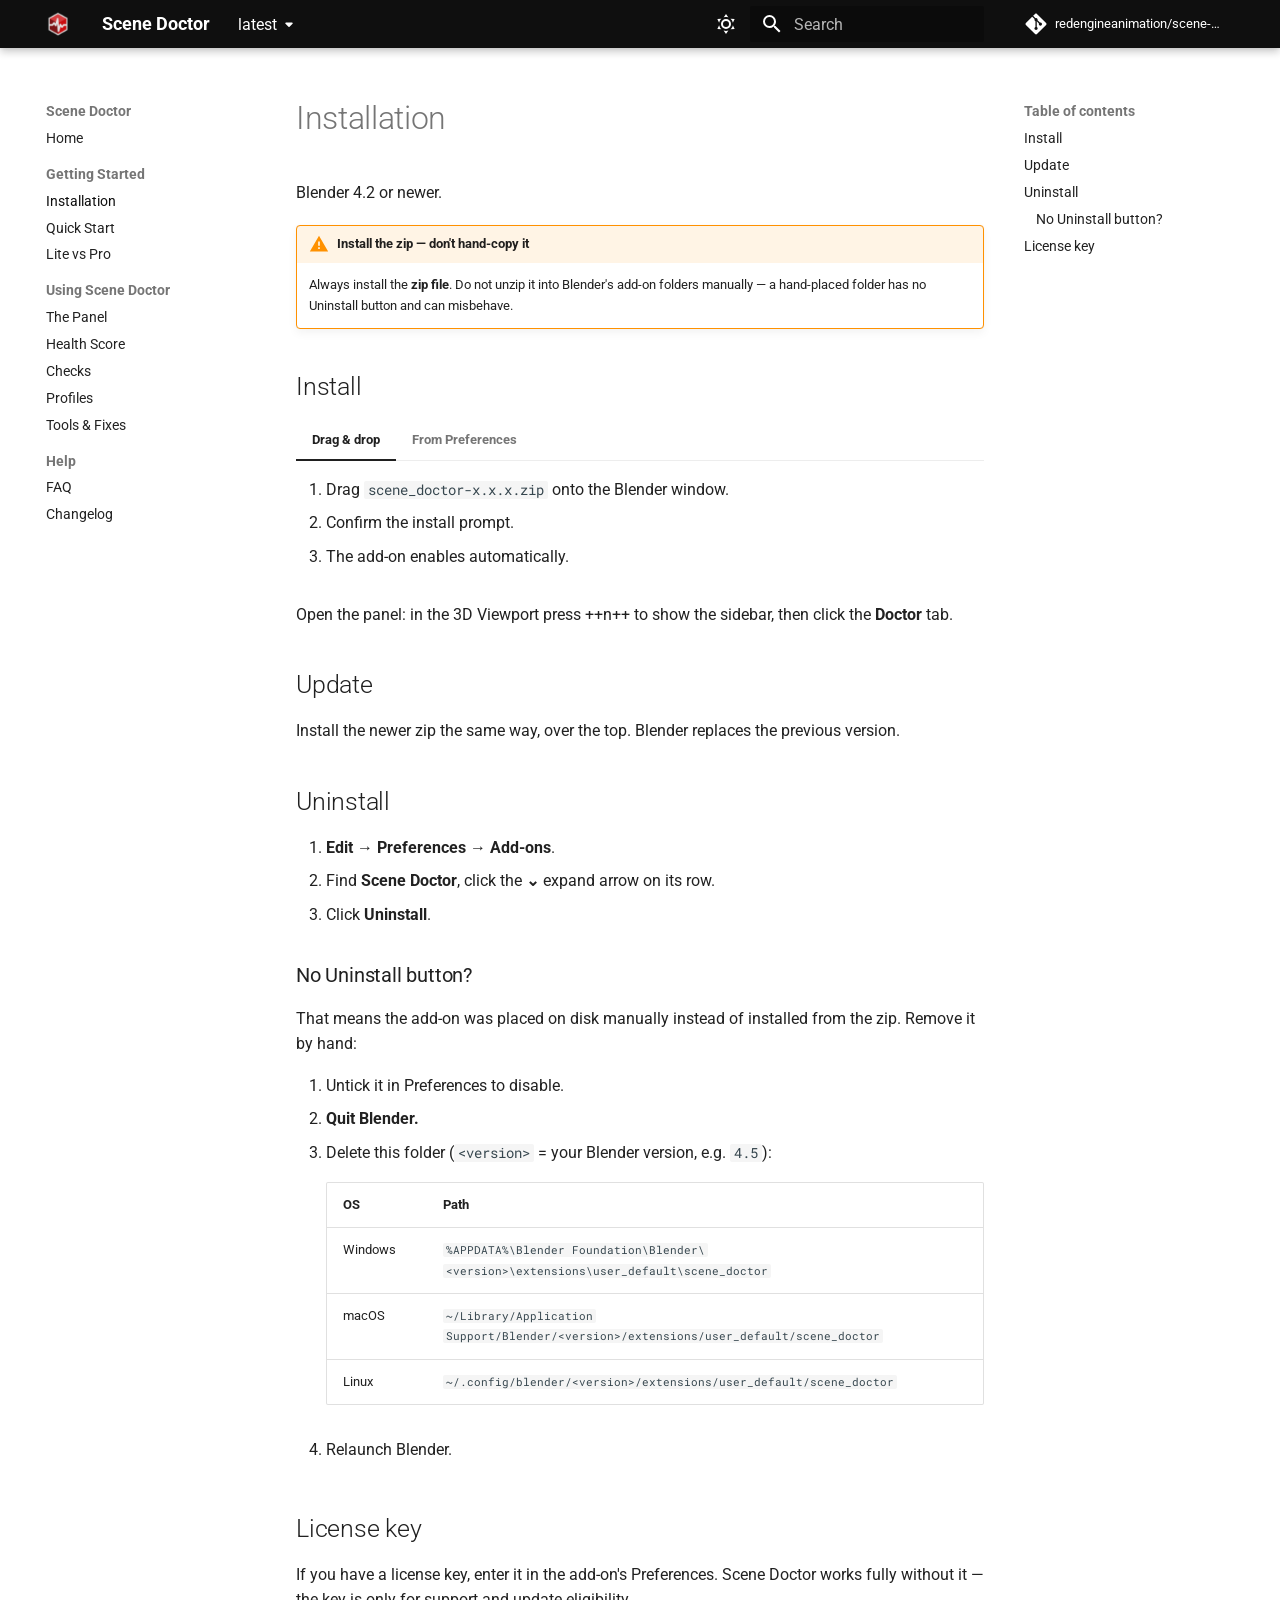
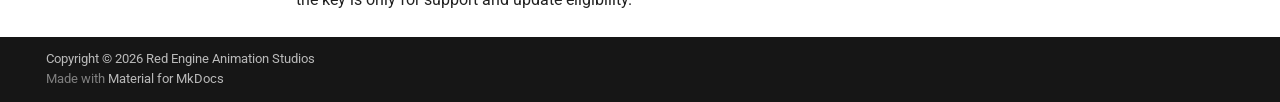
<file: latest/installation/index.html>
<!doctype html>
<html lang="en" class="no-js">
  <head>
    
      <meta charset="utf-8">
      <meta name="viewport" content="width=device-width,initial-scale=1">
      
        <meta name="description" content="One-click scene diagnosis and cleanup for Blender.">
      
      
        <meta name="author" content="Red Engine Animation Studios">
      
      
        <link rel="canonical" href="https://redengineanimation.github.io/scene-doctor/latest/installation/">
      
      
        <link rel="prev" href="..">
      
      
        <link rel="next" href="../quick-start/">
      
      
        
      
      
      <link rel="icon" href="../assets/logo.png">
      <meta name="generator" content="mkdocs-1.6.1, mkdocs-material-9.7.6">
    
    
      
        <title>Installation - Scene Doctor</title>
      
    
    
      <link rel="stylesheet" href="../assets/stylesheets/main.484c7ddc.min.css">
      
        
        <link rel="stylesheet" href="../assets/stylesheets/palette.ab4e12ef.min.css">
      
      


    
    
      
    
    
      
        
        
        <link rel="preconnect" href="https://fonts.gstatic.com" crossorigin>
        <link rel="stylesheet" href="https://fonts.googleapis.com/css?family=Roboto:300,300i,400,400i,700,700i%7CRoboto+Mono:400,400i,700,700i&display=fallback">
        <style>:root{--md-text-font:"Roboto";--md-code-font:"Roboto Mono"}</style>
      
    
    
      <link rel="stylesheet" href="../assets/extra.css">
    
    <script>__md_scope=new URL("..",location),__md_hash=e=>[...e].reduce(((e,_)=>(e<<5)-e+_.charCodeAt(0)),0),__md_get=(e,_=localStorage,t=__md_scope)=>JSON.parse(_.getItem(t.pathname+"."+e)),__md_set=(e,_,t=localStorage,a=__md_scope)=>{try{t.setItem(a.pathname+"."+e,JSON.stringify(_))}catch(e){}}</script>
    
      

    
    
  </head>
  
  
    
    
      
    
    
    
    
    <body dir="ltr" data-md-color-scheme="slate" data-md-color-primary="custom" data-md-color-accent="red">
  
    
    <input class="md-toggle" data-md-toggle="drawer" type="checkbox" id="__drawer" autocomplete="off">
    <input class="md-toggle" data-md-toggle="search" type="checkbox" id="__search" autocomplete="off">
    <label class="md-overlay" for="__drawer"></label>
    <div data-md-component="skip">
      
        
        <a href="#installation" class="md-skip">
          Skip to content
        </a>
      
    </div>
    <div data-md-component="announce">
      
    </div>
    
      <div data-md-color-scheme="default" data-md-component="outdated" hidden>
        
      </div>
    
    
      

  

<header class="md-header md-header--shadow" data-md-component="header">
  <nav class="md-header__inner md-grid" aria-label="Header">
    <a href=".." title="Scene Doctor" class="md-header__button md-logo" aria-label="Scene Doctor" data-md-component="logo">
      
  <img src="../assets/logo.png" alt="logo">

    </a>
    <label class="md-header__button md-icon" for="__drawer">
      
      <svg xmlns="http://www.w3.org/2000/svg" viewBox="0 0 24 24"><path d="M3 6h18v2H3zm0 5h18v2H3zm0 5h18v2H3z"/></svg>
    </label>
    <div class="md-header__title" data-md-component="header-title">
      <div class="md-header__ellipsis">
        <div class="md-header__topic">
          <span class="md-ellipsis">
            Scene Doctor
          </span>
        </div>
        <div class="md-header__topic" data-md-component="header-topic">
          <span class="md-ellipsis">
            
              Installation
            
          </span>
        </div>
      </div>
    </div>
    
      
        <form class="md-header__option" data-md-component="palette">
  
    
    
    
    <input class="md-option" data-md-color-media="(prefers-color-scheme: dark)" data-md-color-scheme="slate" data-md-color-primary="custom" data-md-color-accent="red"  aria-label="Switch to light mode"  type="radio" name="__palette" id="__palette_0">
    
      <label class="md-header__button md-icon" title="Switch to light mode" for="__palette_1" hidden>
        <svg xmlns="http://www.w3.org/2000/svg" viewBox="0 0 24 24"><path d="m17.75 4.09-2.53 1.94.91 3.06-2.63-1.81-2.63 1.81.91-3.06-2.53-1.94L12.44 4l1.06-3 1.06 3zm3.5 6.91-1.64 1.25.59 1.98-1.7-1.17-1.7 1.17.59-1.98L15.75 11l2.06-.05L18.5 9l.69 1.95zm-2.28 4.95c.83-.08 1.72 1.1 1.19 1.85-.32.45-.66.87-1.08 1.27C15.17 23 8.84 23 4.94 19.07c-3.91-3.9-3.91-10.24 0-14.14.4-.4.82-.76 1.27-1.08.75-.53 1.93.36 1.85 1.19-.27 2.86.69 5.83 2.89 8.02a9.96 9.96 0 0 0 8.02 2.89m-1.64 2.02a12.08 12.08 0 0 1-7.8-3.47c-2.17-2.19-3.33-5-3.49-7.82-2.81 3.14-2.7 7.96.31 10.98 3.02 3.01 7.84 3.12 10.98.31"/></svg>
      </label>
    
  
    
    
    
    <input class="md-option" data-md-color-media="(prefers-color-scheme: light)" data-md-color-scheme="default" data-md-color-primary="custom" data-md-color-accent="red"  aria-label="Switch to dark mode"  type="radio" name="__palette" id="__palette_1">
    
      <label class="md-header__button md-icon" title="Switch to dark mode" for="__palette_0" hidden>
        <svg xmlns="http://www.w3.org/2000/svg" viewBox="0 0 24 24"><path d="M12 7a5 5 0 0 1 5 5 5 5 0 0 1-5 5 5 5 0 0 1-5-5 5 5 0 0 1 5-5m0 2a3 3 0 0 0-3 3 3 3 0 0 0 3 3 3 3 0 0 0 3-3 3 3 0 0 0-3-3m0-7 2.39 3.42C13.65 5.15 12.84 5 12 5s-1.65.15-2.39.42zM3.34 7l4.16-.35A7.2 7.2 0 0 0 5.94 8.5c-.44.74-.69 1.5-.83 2.29zm.02 10 1.76-3.77a7.131 7.131 0 0 0 2.38 4.14zM20.65 7l-1.77 3.79a7.02 7.02 0 0 0-2.38-4.15zm-.01 10-4.14.36c.59-.51 1.12-1.14 1.54-1.86.42-.73.69-1.5.83-2.29zM12 22l-2.41-3.44c.74.27 1.55.44 2.41.44.82 0 1.63-.17 2.37-.44z"/></svg>
      </label>
    
  
</form>
      
    
    
      <script>var palette=__md_get("__palette");if(palette&&palette.color){if("(prefers-color-scheme)"===palette.color.media){var media=matchMedia("(prefers-color-scheme: light)"),input=document.querySelector(media.matches?"[data-md-color-media='(prefers-color-scheme: light)']":"[data-md-color-media='(prefers-color-scheme: dark)']");palette.color.media=input.getAttribute("data-md-color-media"),palette.color.scheme=input.getAttribute("data-md-color-scheme"),palette.color.primary=input.getAttribute("data-md-color-primary"),palette.color.accent=input.getAttribute("data-md-color-accent")}for(var[key,value]of Object.entries(palette.color))document.body.setAttribute("data-md-color-"+key,value)}</script>
    
    
    
      
      
        <label class="md-header__button md-icon" for="__search">
          
          <svg xmlns="http://www.w3.org/2000/svg" viewBox="0 0 24 24"><path d="M9.5 3A6.5 6.5 0 0 1 16 9.5c0 1.61-.59 3.09-1.56 4.23l.27.27h.79l5 5-1.5 1.5-5-5v-.79l-.27-.27A6.52 6.52 0 0 1 9.5 16 6.5 6.5 0 0 1 3 9.5 6.5 6.5 0 0 1 9.5 3m0 2C7 5 5 7 5 9.5S7 14 9.5 14 14 12 14 9.5 12 5 9.5 5"/></svg>
        </label>
        <div class="md-search" data-md-component="search" role="dialog">
  <label class="md-search__overlay" for="__search"></label>
  <div class="md-search__inner" role="search">
    <form class="md-search__form" name="search">
      <input type="text" class="md-search__input" name="query" aria-label="Search" placeholder="Search" autocapitalize="off" autocorrect="off" autocomplete="off" spellcheck="false" data-md-component="search-query" required>
      <label class="md-search__icon md-icon" for="__search">
        
        <svg xmlns="http://www.w3.org/2000/svg" viewBox="0 0 24 24"><path d="M9.5 3A6.5 6.5 0 0 1 16 9.5c0 1.61-.59 3.09-1.56 4.23l.27.27h.79l5 5-1.5 1.5-5-5v-.79l-.27-.27A6.52 6.52 0 0 1 9.5 16 6.5 6.5 0 0 1 3 9.5 6.5 6.5 0 0 1 9.5 3m0 2C7 5 5 7 5 9.5S7 14 9.5 14 14 12 14 9.5 12 5 9.5 5"/></svg>
        
        <svg xmlns="http://www.w3.org/2000/svg" viewBox="0 0 24 24"><path d="M20 11v2H8l5.5 5.5-1.42 1.42L4.16 12l7.92-7.92L13.5 5.5 8 11z"/></svg>
      </label>
      <nav class="md-search__options" aria-label="Search">
        
        <button type="reset" class="md-search__icon md-icon" title="Clear" aria-label="Clear" tabindex="-1">
          
          <svg xmlns="http://www.w3.org/2000/svg" viewBox="0 0 24 24"><path d="M19 6.41 17.59 5 12 10.59 6.41 5 5 6.41 10.59 12 5 17.59 6.41 19 12 13.41 17.59 19 19 17.59 13.41 12z"/></svg>
        </button>
      </nav>
      
        <div class="md-search__suggest" data-md-component="search-suggest"></div>
      
    </form>
    <div class="md-search__output">
      <div class="md-search__scrollwrap" tabindex="0" data-md-scrollfix>
        <div class="md-search-result" data-md-component="search-result">
          <div class="md-search-result__meta">
            Initializing search
          </div>
          <ol class="md-search-result__list" role="presentation"></ol>
        </div>
      </div>
    </div>
  </div>
</div>
      
    
    
      <div class="md-header__source">
        <a href="https://github.com/redengineanimation/scene-doctor" title="Go to repository" class="md-source" data-md-component="source">
  <div class="md-source__icon md-icon">
    
    <svg xmlns="http://www.w3.org/2000/svg" viewBox="0 0 448 512"><!--! Font Awesome Free 7.1.0 by @fontawesome - https://fontawesome.com License - https://fontawesome.com/license/free (Icons: CC BY 4.0, Fonts: SIL OFL 1.1, Code: MIT License) Copyright 2025 Fonticons, Inc.--><path d="M439.6 236.1 244 40.5c-5.4-5.5-12.8-8.5-20.4-8.5s-15 3-20.4 8.4L162.5 81l51.5 51.5c27.1-9.1 52.7 16.8 43.4 43.7l49.7 49.7c34.2-11.8 61.2 31 35.5 56.7-26.5 26.5-70.2-2.9-56-37.3L240.3 199v121.9c25.3 12.5 22.3 41.8 9.1 55-6.4 6.4-15.2 10.1-24.3 10.1s-17.8-3.6-24.3-10.1c-17.6-17.6-11.1-46.9 11.2-56v-123c-20.8-8.5-24.6-30.7-18.6-45L142.6 101 8.5 235.1C3 240.6 0 247.9 0 255.5s3 15 8.5 20.4l195.6 195.7c5.4 5.4 12.7 8.4 20.4 8.4s15-3 20.4-8.4l194.7-194.7c5.4-5.4 8.4-12.8 8.4-20.4s-3-15-8.4-20.4"/></svg>
  </div>
  <div class="md-source__repository">
    redengineanimation/scene-doctor
  </div>
</a>
      </div>
    
  </nav>
  
</header>
    
    <div class="md-container" data-md-component="container">
      
      
        
          
        
      
      <main class="md-main" data-md-component="main">
        <div class="md-main__inner md-grid">
          
            
              
              <div class="md-sidebar md-sidebar--primary" data-md-component="sidebar" data-md-type="navigation" >
                <div class="md-sidebar__scrollwrap">
                  <div class="md-sidebar__inner">
                    



<nav class="md-nav md-nav--primary" aria-label="Navigation" data-md-level="0">
  <label class="md-nav__title" for="__drawer">
    <a href=".." title="Scene Doctor" class="md-nav__button md-logo" aria-label="Scene Doctor" data-md-component="logo">
      
  <img src="../assets/logo.png" alt="logo">

    </a>
    Scene Doctor
  </label>
  
    <div class="md-nav__source">
      <a href="https://github.com/redengineanimation/scene-doctor" title="Go to repository" class="md-source" data-md-component="source">
  <div class="md-source__icon md-icon">
    
    <svg xmlns="http://www.w3.org/2000/svg" viewBox="0 0 448 512"><!--! Font Awesome Free 7.1.0 by @fontawesome - https://fontawesome.com License - https://fontawesome.com/license/free (Icons: CC BY 4.0, Fonts: SIL OFL 1.1, Code: MIT License) Copyright 2025 Fonticons, Inc.--><path d="M439.6 236.1 244 40.5c-5.4-5.5-12.8-8.5-20.4-8.5s-15 3-20.4 8.4L162.5 81l51.5 51.5c27.1-9.1 52.7 16.8 43.4 43.7l49.7 49.7c34.2-11.8 61.2 31 35.5 56.7-26.5 26.5-70.2-2.9-56-37.3L240.3 199v121.9c25.3 12.5 22.3 41.8 9.1 55-6.4 6.4-15.2 10.1-24.3 10.1s-17.8-3.6-24.3-10.1c-17.6-17.6-11.1-46.9 11.2-56v-123c-20.8-8.5-24.6-30.7-18.6-45L142.6 101 8.5 235.1C3 240.6 0 247.9 0 255.5s3 15 8.5 20.4l195.6 195.7c5.4 5.4 12.7 8.4 20.4 8.4s15-3 20.4-8.4l194.7-194.7c5.4-5.4 8.4-12.8 8.4-20.4s-3-15-8.4-20.4"/></svg>
  </div>
  <div class="md-source__repository">
    redengineanimation/scene-doctor
  </div>
</a>
    </div>
  
  <ul class="md-nav__list" data-md-scrollfix>
    
      
      
  
  
  
  
    <li class="md-nav__item">
      <a href=".." class="md-nav__link">
        
  
  
  <span class="md-ellipsis">
    
  
    Home
  

    
  </span>
  
  

      </a>
    </li>
  

    
      
      
  
  
    
  
  
  
    
    
    
    
      
        
        
      
    
    
    <li class="md-nav__item md-nav__item--active md-nav__item--section md-nav__item--nested">
      
        
        
        <input class="md-nav__toggle md-toggle " type="checkbox" id="__nav_2" checked>
        
          
          <label class="md-nav__link" for="__nav_2" id="__nav_2_label" tabindex="">
            
  
  
  <span class="md-ellipsis">
    
  
    Getting Started
  

    
  </span>
  
  

            <span class="md-nav__icon md-icon"></span>
          </label>
        
        <nav class="md-nav" data-md-level="1" aria-labelledby="__nav_2_label" aria-expanded="true">
          <label class="md-nav__title" for="__nav_2">
            <span class="md-nav__icon md-icon"></span>
            
  
    Getting Started
  

          </label>
          <ul class="md-nav__list" data-md-scrollfix>
            
              
                
  
  
    
  
  
  
    <li class="md-nav__item md-nav__item--active">
      
      <input class="md-nav__toggle md-toggle" type="checkbox" id="__toc">
      
      
        
      
      
        <label class="md-nav__link md-nav__link--active" for="__toc">
          
  
  
  <span class="md-ellipsis">
    
  
    Installation
  

    
  </span>
  
  

          <span class="md-nav__icon md-icon"></span>
        </label>
      
      <a href="./" class="md-nav__link md-nav__link--active">
        
  
  
  <span class="md-ellipsis">
    
  
    Installation
  

    
  </span>
  
  

      </a>
      
        

<nav class="md-nav md-nav--secondary" aria-label="Table of contents">
  
  
  
    
  
  
    <label class="md-nav__title" for="__toc">
      <span class="md-nav__icon md-icon"></span>
      Table of contents
    </label>
    <ul class="md-nav__list" data-md-component="toc" data-md-scrollfix>
      
        <li class="md-nav__item">
  <a href="#install" class="md-nav__link">
    <span class="md-ellipsis">
      
        Install
      
    </span>
  </a>
  
</li>
      
        <li class="md-nav__item">
  <a href="#update" class="md-nav__link">
    <span class="md-ellipsis">
      
        Update
      
    </span>
  </a>
  
</li>
      
        <li class="md-nav__item">
  <a href="#uninstall" class="md-nav__link">
    <span class="md-ellipsis">
      
        Uninstall
      
    </span>
  </a>
  
    <nav class="md-nav" aria-label="Uninstall">
      <ul class="md-nav__list">
        
          <li class="md-nav__item">
  <a href="#no-uninstall-button" class="md-nav__link">
    <span class="md-ellipsis">
      
        No Uninstall button?
      
    </span>
  </a>
  
</li>
        
      </ul>
    </nav>
  
</li>
      
        <li class="md-nav__item">
  <a href="#license-key" class="md-nav__link">
    <span class="md-ellipsis">
      
        License key
      
    </span>
  </a>
  
</li>
      
    </ul>
  
</nav>
      
    </li>
  

              
            
              
                
  
  
  
  
    <li class="md-nav__item">
      <a href="../quick-start/" class="md-nav__link">
        
  
  
  <span class="md-ellipsis">
    
  
    Quick Start
  

    
  </span>
  
  

      </a>
    </li>
  

              
            
              
                
  
  
  
  
    <li class="md-nav__item">
      <a href="../tiers/" class="md-nav__link">
        
  
  
  <span class="md-ellipsis">
    
  
    Lite vs Pro
  

    
  </span>
  
  

      </a>
    </li>
  

              
            
          </ul>
        </nav>
      
    </li>
  

    
      
      
  
  
  
  
    
    
    
    
      
        
        
      
    
    
    <li class="md-nav__item md-nav__item--section md-nav__item--nested">
      
        
        
        <input class="md-nav__toggle md-toggle " type="checkbox" id="__nav_3" >
        
          
          <label class="md-nav__link" for="__nav_3" id="__nav_3_label" tabindex="">
            
  
  
  <span class="md-ellipsis">
    
  
    Using Scene Doctor
  

    
  </span>
  
  

            <span class="md-nav__icon md-icon"></span>
          </label>
        
        <nav class="md-nav" data-md-level="1" aria-labelledby="__nav_3_label" aria-expanded="false">
          <label class="md-nav__title" for="__nav_3">
            <span class="md-nav__icon md-icon"></span>
            
  
    Using Scene Doctor
  

          </label>
          <ul class="md-nav__list" data-md-scrollfix>
            
              
                
  
  
  
  
    <li class="md-nav__item">
      <a href="../interface/" class="md-nav__link">
        
  
  
  <span class="md-ellipsis">
    
  
    The Panel
  

    
  </span>
  
  

      </a>
    </li>
  

              
            
              
                
  
  
  
  
    <li class="md-nav__item">
      <a href="../health-score/" class="md-nav__link">
        
  
  
  <span class="md-ellipsis">
    
  
    Health Score
  

    
  </span>
  
  

      </a>
    </li>
  

              
            
              
                
  
  
  
  
    <li class="md-nav__item">
      <a href="../checks/" class="md-nav__link">
        
  
  
  <span class="md-ellipsis">
    
  
    Checks
  

    
  </span>
  
  

      </a>
    </li>
  

              
            
              
                
  
  
  
  
    <li class="md-nav__item">
      <a href="../profiles/" class="md-nav__link">
        
  
  
  <span class="md-ellipsis">
    
  
    Profiles
  

    
  </span>
  
  

      </a>
    </li>
  

              
            
              
                
  
  
  
  
    <li class="md-nav__item">
      <a href="../tools/" class="md-nav__link">
        
  
  
  <span class="md-ellipsis">
    
  
    Tools & Fixes
  

    
  </span>
  
  

      </a>
    </li>
  

              
            
          </ul>
        </nav>
      
    </li>
  

    
      
      
  
  
  
  
    
    
    
    
      
        
        
      
    
    
    <li class="md-nav__item md-nav__item--section md-nav__item--nested">
      
        
        
        <input class="md-nav__toggle md-toggle " type="checkbox" id="__nav_4" >
        
          
          <label class="md-nav__link" for="__nav_4" id="__nav_4_label" tabindex="">
            
  
  
  <span class="md-ellipsis">
    
  
    Help
  

    
  </span>
  
  

            <span class="md-nav__icon md-icon"></span>
          </label>
        
        <nav class="md-nav" data-md-level="1" aria-labelledby="__nav_4_label" aria-expanded="false">
          <label class="md-nav__title" for="__nav_4">
            <span class="md-nav__icon md-icon"></span>
            
  
    Help
  

          </label>
          <ul class="md-nav__list" data-md-scrollfix>
            
              
                
  
  
  
  
    <li class="md-nav__item">
      <a href="../faq/" class="md-nav__link">
        
  
  
  <span class="md-ellipsis">
    
  
    FAQ
  

    
  </span>
  
  

      </a>
    </li>
  

              
            
              
                
  
  
  
  
    <li class="md-nav__item">
      <a href="../changelog/" class="md-nav__link">
        
  
  
  <span class="md-ellipsis">
    
  
    Changelog
  

    
  </span>
  
  

      </a>
    </li>
  

              
            
          </ul>
        </nav>
      
    </li>
  

    
  </ul>
</nav>
                  </div>
                </div>
              </div>
            
            
              
              <div class="md-sidebar md-sidebar--secondary" data-md-component="sidebar" data-md-type="toc" >
                <div class="md-sidebar__scrollwrap">
                  <div class="md-sidebar__inner">
                    

<nav class="md-nav md-nav--secondary" aria-label="Table of contents">
  
  
  
    
  
  
    <label class="md-nav__title" for="__toc">
      <span class="md-nav__icon md-icon"></span>
      Table of contents
    </label>
    <ul class="md-nav__list" data-md-component="toc" data-md-scrollfix>
      
        <li class="md-nav__item">
  <a href="#install" class="md-nav__link">
    <span class="md-ellipsis">
      
        Install
      
    </span>
  </a>
  
</li>
      
        <li class="md-nav__item">
  <a href="#update" class="md-nav__link">
    <span class="md-ellipsis">
      
        Update
      
    </span>
  </a>
  
</li>
      
        <li class="md-nav__item">
  <a href="#uninstall" class="md-nav__link">
    <span class="md-ellipsis">
      
        Uninstall
      
    </span>
  </a>
  
    <nav class="md-nav" aria-label="Uninstall">
      <ul class="md-nav__list">
        
          <li class="md-nav__item">
  <a href="#no-uninstall-button" class="md-nav__link">
    <span class="md-ellipsis">
      
        No Uninstall button?
      
    </span>
  </a>
  
</li>
        
      </ul>
    </nav>
  
</li>
      
        <li class="md-nav__item">
  <a href="#license-key" class="md-nav__link">
    <span class="md-ellipsis">
      
        License key
      
    </span>
  </a>
  
</li>
      
    </ul>
  
</nav>
                  </div>
                </div>
              </div>
            
          
          
            <div class="md-content" data-md-component="content">
              
              <article class="md-content__inner md-typeset">
                
                  


  
  


<h1 id="installation">Installation<a class="headerlink" href="#installation" title="Permanent link">&para;</a></h1>
<p>Blender 4.2 or newer.</p>
<div class="admonition warning">
<p class="admonition-title">Install the zip — don't hand-copy it</p>
<p>Always install the <strong>zip file</strong>. Do not unzip it into Blender's
add-on folders manually — a hand-placed folder has no Uninstall
button and can misbehave.</p>
</div>
<h2 id="install">Install<a class="headerlink" href="#install" title="Permanent link">&para;</a></h2>
<div class="tabbed-set tabbed-alternate" data-tabs="1:2"><input checked="checked" id="__tabbed_1_1" name="__tabbed_1" type="radio" /><input id="__tabbed_1_2" name="__tabbed_1" type="radio" /><div class="tabbed-labels"><label for="__tabbed_1_1">Drag &amp; drop</label><label for="__tabbed_1_2">From Preferences</label></div>
<div class="tabbed-content">
<div class="tabbed-block">
<ol>
<li>Drag <code>scene_doctor-x.x.x.zip</code> onto the Blender window.</li>
<li>Confirm the install prompt.</li>
<li>The add-on enables automatically.</li>
</ol>
</div>
<div class="tabbed-block">
<ol>
<li><strong>Edit → Preferences → Add-ons</strong>.</li>
<li>Top-right <strong>⌄</strong> dropdown → <strong>Install from Disk…</strong></li>
<li>Select <code>scene_doctor-x.x.x.zip</code>.</li>
<li>Tick the <strong>Scene Doctor</strong> checkbox to enable it.</li>
</ol>
</div>
</div>
</div>
<p>Open the panel: in the 3D Viewport press ++n++ to show the sidebar, then
click the <strong>Doctor</strong> tab.</p>
<h2 id="update">Update<a class="headerlink" href="#update" title="Permanent link">&para;</a></h2>
<p>Install the newer zip the same way, over the top. Blender replaces the
previous version.</p>
<h2 id="uninstall">Uninstall<a class="headerlink" href="#uninstall" title="Permanent link">&para;</a></h2>
<ol>
<li><strong>Edit → Preferences → Add-ons</strong>.</li>
<li>Find <strong>Scene Doctor</strong>, click the <strong>⌄</strong> expand arrow on its row.</li>
<li>Click <strong>Uninstall</strong>.</li>
</ol>
<h3 id="no-uninstall-button">No Uninstall button?<a class="headerlink" href="#no-uninstall-button" title="Permanent link">&para;</a></h3>
<p>That means the add-on was placed on disk manually instead of installed
from the zip. Remove it by hand:</p>
<ol>
<li>Untick it in Preferences to disable.</li>
<li><strong>Quit Blender.</strong></li>
<li>
<p>Delete this folder (<code>&lt;version&gt;</code> = your Blender version, e.g. <code>4.5</code>):</p>
<table>
<thead>
<tr>
<th>OS</th>
<th>Path</th>
</tr>
</thead>
<tbody>
<tr>
<td>Windows</td>
<td><code>%APPDATA%\Blender Foundation\Blender\&lt;version&gt;\extensions\user_default\scene_doctor</code></td>
</tr>
<tr>
<td>macOS</td>
<td><code>~/Library/Application Support/Blender/&lt;version&gt;/extensions/user_default/scene_doctor</code></td>
</tr>
<tr>
<td>Linux</td>
<td><code>~/.config/blender/&lt;version&gt;/extensions/user_default/scene_doctor</code></td>
</tr>
</tbody>
</table>
</li>
<li>
<p>Relaunch Blender.</p>
</li>
</ol>
<h2 id="license-key">License key<a class="headerlink" href="#license-key" title="Permanent link">&para;</a></h2>
<p>If you have a license key, enter it in the add-on's Preferences. Scene
Doctor works fully without it — the key is only for support and update
eligibility.</p>












                
              </article>
            </div>
          
          
<script>var target=document.getElementById(location.hash.slice(1));target&&target.name&&(target.checked=target.name.startsWith("__tabbed_"))</script>
        </div>
        
          <button type="button" class="md-top md-icon" data-md-component="top" hidden>
  
  <svg xmlns="http://www.w3.org/2000/svg" viewBox="0 0 24 24"><path d="M13 20h-2V8l-5.5 5.5-1.42-1.42L12 4.16l7.92 7.92-1.42 1.42L13 8z"/></svg>
  Back to top
</button>
        
      </main>
      
        <footer class="md-footer">
  
  <div class="md-footer-meta md-typeset">
    <div class="md-footer-meta__inner md-grid">
      <div class="md-copyright">
  
    <div class="md-copyright__highlight">
      Copyright &copy; 2026 Red Engine Animation Studios
    </div>
  
  
    Made with
    <a href="https://squidfunk.github.io/mkdocs-material/" target="_blank" rel="noopener">
      Material for MkDocs
    </a>
  
</div>
      
    </div>
  </div>
</footer>
      
    </div>
    <div class="md-dialog" data-md-component="dialog">
      <div class="md-dialog__inner md-typeset"></div>
    </div>
    
    
    
      
      
      <script id="__config" type="application/json">{"annotate": null, "base": "..", "features": ["navigation.instant", "navigation.tracking", "navigation.sections", "navigation.top", "toc.follow", "search.suggest", "search.highlight", "content.code.copy"], "search": "../assets/javascripts/workers/search.2c215733.min.js", "tags": null, "translations": {"clipboard.copied": "Copied to clipboard", "clipboard.copy": "Copy to clipboard", "search.result.more.one": "1 more on this page", "search.result.more.other": "# more on this page", "search.result.none": "No matching documents", "search.result.one": "1 matching document", "search.result.other": "# matching documents", "search.result.placeholder": "Type to start searching", "search.result.term.missing": "Missing", "select.version": "Select version"}, "version": {"provider": "mike"}}</script>
    
    
      <script src="../assets/javascripts/bundle.79ae519e.min.js"></script>
      
    
  </body>
</html>
</file>
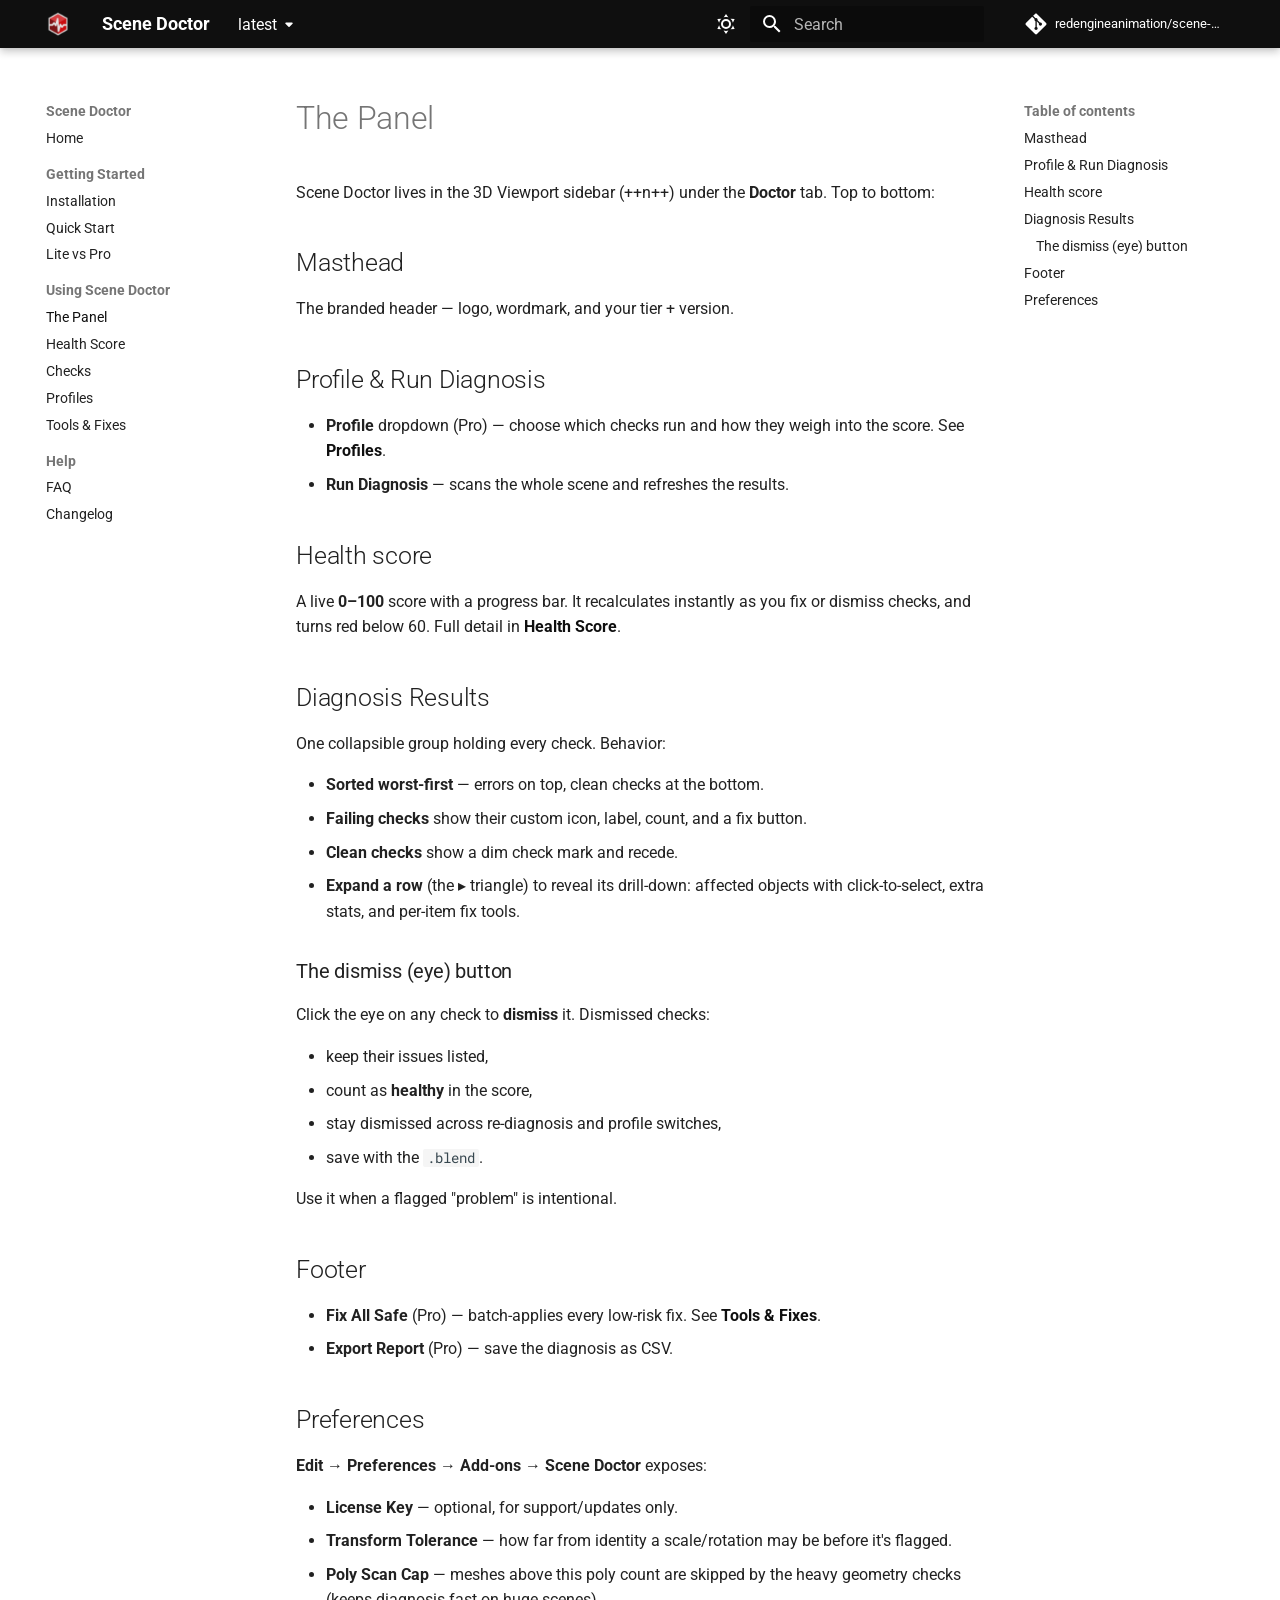
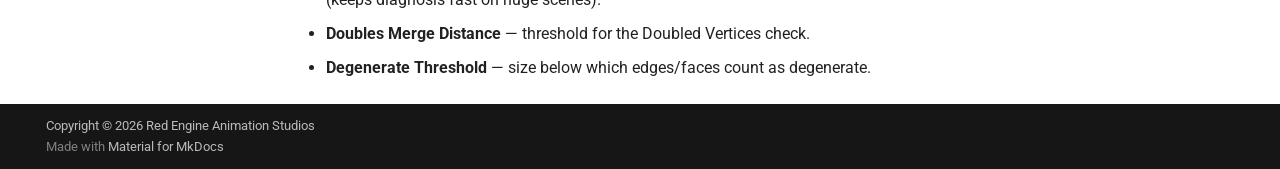
<file: latest/interface/index.html>
<!doctype html>
<html lang="en" class="no-js">
  <head>
    
      <meta charset="utf-8">
      <meta name="viewport" content="width=device-width,initial-scale=1">
      
        <meta name="description" content="One-click scene diagnosis and cleanup for Blender.">
      
      
        <meta name="author" content="Red Engine Animation Studios">
      
      
        <link rel="canonical" href="https://redengineanimation.github.io/scene-doctor/latest/interface/">
      
      
        <link rel="prev" href="../tiers/">
      
      
        <link rel="next" href="../health-score/">
      
      
        
      
      
      <link rel="icon" href="../assets/logo.png">
      <meta name="generator" content="mkdocs-1.6.1, mkdocs-material-9.7.6">
    
    
      
        <title>The Panel - Scene Doctor</title>
      
    
    
      <link rel="stylesheet" href="../assets/stylesheets/main.484c7ddc.min.css">
      
        
        <link rel="stylesheet" href="../assets/stylesheets/palette.ab4e12ef.min.css">
      
      


    
    
      
    
    
      
        
        
        <link rel="preconnect" href="https://fonts.gstatic.com" crossorigin>
        <link rel="stylesheet" href="https://fonts.googleapis.com/css?family=Roboto:300,300i,400,400i,700,700i%7CRoboto+Mono:400,400i,700,700i&display=fallback">
        <style>:root{--md-text-font:"Roboto";--md-code-font:"Roboto Mono"}</style>
      
    
    
      <link rel="stylesheet" href="../assets/extra.css">
    
    <script>__md_scope=new URL("..",location),__md_hash=e=>[...e].reduce(((e,_)=>(e<<5)-e+_.charCodeAt(0)),0),__md_get=(e,_=localStorage,t=__md_scope)=>JSON.parse(_.getItem(t.pathname+"."+e)),__md_set=(e,_,t=localStorage,a=__md_scope)=>{try{t.setItem(a.pathname+"."+e,JSON.stringify(_))}catch(e){}}</script>
    
      

    
    
  </head>
  
  
    
    
      
    
    
    
    
    <body dir="ltr" data-md-color-scheme="slate" data-md-color-primary="custom" data-md-color-accent="red">
  
    
    <input class="md-toggle" data-md-toggle="drawer" type="checkbox" id="__drawer" autocomplete="off">
    <input class="md-toggle" data-md-toggle="search" type="checkbox" id="__search" autocomplete="off">
    <label class="md-overlay" for="__drawer"></label>
    <div data-md-component="skip">
      
        
        <a href="#the-panel" class="md-skip">
          Skip to content
        </a>
      
    </div>
    <div data-md-component="announce">
      
    </div>
    
      <div data-md-color-scheme="default" data-md-component="outdated" hidden>
        
      </div>
    
    
      

  

<header class="md-header md-header--shadow" data-md-component="header">
  <nav class="md-header__inner md-grid" aria-label="Header">
    <a href=".." title="Scene Doctor" class="md-header__button md-logo" aria-label="Scene Doctor" data-md-component="logo">
      
  <img src="../assets/logo.png" alt="logo">

    </a>
    <label class="md-header__button md-icon" for="__drawer">
      
      <svg xmlns="http://www.w3.org/2000/svg" viewBox="0 0 24 24"><path d="M3 6h18v2H3zm0 5h18v2H3zm0 5h18v2H3z"/></svg>
    </label>
    <div class="md-header__title" data-md-component="header-title">
      <div class="md-header__ellipsis">
        <div class="md-header__topic">
          <span class="md-ellipsis">
            Scene Doctor
          </span>
        </div>
        <div class="md-header__topic" data-md-component="header-topic">
          <span class="md-ellipsis">
            
              The Panel
            
          </span>
        </div>
      </div>
    </div>
    
      
        <form class="md-header__option" data-md-component="palette">
  
    
    
    
    <input class="md-option" data-md-color-media="(prefers-color-scheme: dark)" data-md-color-scheme="slate" data-md-color-primary="custom" data-md-color-accent="red"  aria-label="Switch to light mode"  type="radio" name="__palette" id="__palette_0">
    
      <label class="md-header__button md-icon" title="Switch to light mode" for="__palette_1" hidden>
        <svg xmlns="http://www.w3.org/2000/svg" viewBox="0 0 24 24"><path d="m17.75 4.09-2.53 1.94.91 3.06-2.63-1.81-2.63 1.81.91-3.06-2.53-1.94L12.44 4l1.06-3 1.06 3zm3.5 6.91-1.64 1.25.59 1.98-1.7-1.17-1.7 1.17.59-1.98L15.75 11l2.06-.05L18.5 9l.69 1.95zm-2.28 4.95c.83-.08 1.72 1.1 1.19 1.85-.32.45-.66.87-1.08 1.27C15.17 23 8.84 23 4.94 19.07c-3.91-3.9-3.91-10.24 0-14.14.4-.4.82-.76 1.27-1.08.75-.53 1.93.36 1.85 1.19-.27 2.86.69 5.83 2.89 8.02a9.96 9.96 0 0 0 8.02 2.89m-1.64 2.02a12.08 12.08 0 0 1-7.8-3.47c-2.17-2.19-3.33-5-3.49-7.82-2.81 3.14-2.7 7.96.31 10.98 3.02 3.01 7.84 3.12 10.98.31"/></svg>
      </label>
    
  
    
    
    
    <input class="md-option" data-md-color-media="(prefers-color-scheme: light)" data-md-color-scheme="default" data-md-color-primary="custom" data-md-color-accent="red"  aria-label="Switch to dark mode"  type="radio" name="__palette" id="__palette_1">
    
      <label class="md-header__button md-icon" title="Switch to dark mode" for="__palette_0" hidden>
        <svg xmlns="http://www.w3.org/2000/svg" viewBox="0 0 24 24"><path d="M12 7a5 5 0 0 1 5 5 5 5 0 0 1-5 5 5 5 0 0 1-5-5 5 5 0 0 1 5-5m0 2a3 3 0 0 0-3 3 3 3 0 0 0 3 3 3 3 0 0 0 3-3 3 3 0 0 0-3-3m0-7 2.39 3.42C13.65 5.15 12.84 5 12 5s-1.65.15-2.39.42zM3.34 7l4.16-.35A7.2 7.2 0 0 0 5.94 8.5c-.44.74-.69 1.5-.83 2.29zm.02 10 1.76-3.77a7.131 7.131 0 0 0 2.38 4.14zM20.65 7l-1.77 3.79a7.02 7.02 0 0 0-2.38-4.15zm-.01 10-4.14.36c.59-.51 1.12-1.14 1.54-1.86.42-.73.69-1.5.83-2.29zM12 22l-2.41-3.44c.74.27 1.55.44 2.41.44.82 0 1.63-.17 2.37-.44z"/></svg>
      </label>
    
  
</form>
      
    
    
      <script>var palette=__md_get("__palette");if(palette&&palette.color){if("(prefers-color-scheme)"===palette.color.media){var media=matchMedia("(prefers-color-scheme: light)"),input=document.querySelector(media.matches?"[data-md-color-media='(prefers-color-scheme: light)']":"[data-md-color-media='(prefers-color-scheme: dark)']");palette.color.media=input.getAttribute("data-md-color-media"),palette.color.scheme=input.getAttribute("data-md-color-scheme"),palette.color.primary=input.getAttribute("data-md-color-primary"),palette.color.accent=input.getAttribute("data-md-color-accent")}for(var[key,value]of Object.entries(palette.color))document.body.setAttribute("data-md-color-"+key,value)}</script>
    
    
    
      
      
        <label class="md-header__button md-icon" for="__search">
          
          <svg xmlns="http://www.w3.org/2000/svg" viewBox="0 0 24 24"><path d="M9.5 3A6.5 6.5 0 0 1 16 9.5c0 1.61-.59 3.09-1.56 4.23l.27.27h.79l5 5-1.5 1.5-5-5v-.79l-.27-.27A6.52 6.52 0 0 1 9.5 16 6.5 6.5 0 0 1 3 9.5 6.5 6.5 0 0 1 9.5 3m0 2C7 5 5 7 5 9.5S7 14 9.5 14 14 12 14 9.5 12 5 9.5 5"/></svg>
        </label>
        <div class="md-search" data-md-component="search" role="dialog">
  <label class="md-search__overlay" for="__search"></label>
  <div class="md-search__inner" role="search">
    <form class="md-search__form" name="search">
      <input type="text" class="md-search__input" name="query" aria-label="Search" placeholder="Search" autocapitalize="off" autocorrect="off" autocomplete="off" spellcheck="false" data-md-component="search-query" required>
      <label class="md-search__icon md-icon" for="__search">
        
        <svg xmlns="http://www.w3.org/2000/svg" viewBox="0 0 24 24"><path d="M9.5 3A6.5 6.5 0 0 1 16 9.5c0 1.61-.59 3.09-1.56 4.23l.27.27h.79l5 5-1.5 1.5-5-5v-.79l-.27-.27A6.52 6.52 0 0 1 9.5 16 6.5 6.5 0 0 1 3 9.5 6.5 6.5 0 0 1 9.5 3m0 2C7 5 5 7 5 9.5S7 14 9.5 14 14 12 14 9.5 12 5 9.5 5"/></svg>
        
        <svg xmlns="http://www.w3.org/2000/svg" viewBox="0 0 24 24"><path d="M20 11v2H8l5.5 5.5-1.42 1.42L4.16 12l7.92-7.92L13.5 5.5 8 11z"/></svg>
      </label>
      <nav class="md-search__options" aria-label="Search">
        
        <button type="reset" class="md-search__icon md-icon" title="Clear" aria-label="Clear" tabindex="-1">
          
          <svg xmlns="http://www.w3.org/2000/svg" viewBox="0 0 24 24"><path d="M19 6.41 17.59 5 12 10.59 6.41 5 5 6.41 10.59 12 5 17.59 6.41 19 12 13.41 17.59 19 19 17.59 13.41 12z"/></svg>
        </button>
      </nav>
      
        <div class="md-search__suggest" data-md-component="search-suggest"></div>
      
    </form>
    <div class="md-search__output">
      <div class="md-search__scrollwrap" tabindex="0" data-md-scrollfix>
        <div class="md-search-result" data-md-component="search-result">
          <div class="md-search-result__meta">
            Initializing search
          </div>
          <ol class="md-search-result__list" role="presentation"></ol>
        </div>
      </div>
    </div>
  </div>
</div>
      
    
    
      <div class="md-header__source">
        <a href="https://github.com/redengineanimation/scene-doctor" title="Go to repository" class="md-source" data-md-component="source">
  <div class="md-source__icon md-icon">
    
    <svg xmlns="http://www.w3.org/2000/svg" viewBox="0 0 448 512"><!--! Font Awesome Free 7.1.0 by @fontawesome - https://fontawesome.com License - https://fontawesome.com/license/free (Icons: CC BY 4.0, Fonts: SIL OFL 1.1, Code: MIT License) Copyright 2025 Fonticons, Inc.--><path d="M439.6 236.1 244 40.5c-5.4-5.5-12.8-8.5-20.4-8.5s-15 3-20.4 8.4L162.5 81l51.5 51.5c27.1-9.1 52.7 16.8 43.4 43.7l49.7 49.7c34.2-11.8 61.2 31 35.5 56.7-26.5 26.5-70.2-2.9-56-37.3L240.3 199v121.9c25.3 12.5 22.3 41.8 9.1 55-6.4 6.4-15.2 10.1-24.3 10.1s-17.8-3.6-24.3-10.1c-17.6-17.6-11.1-46.9 11.2-56v-123c-20.8-8.5-24.6-30.7-18.6-45L142.6 101 8.5 235.1C3 240.6 0 247.9 0 255.5s3 15 8.5 20.4l195.6 195.7c5.4 5.4 12.7 8.4 20.4 8.4s15-3 20.4-8.4l194.7-194.7c5.4-5.4 8.4-12.8 8.4-20.4s-3-15-8.4-20.4"/></svg>
  </div>
  <div class="md-source__repository">
    redengineanimation/scene-doctor
  </div>
</a>
      </div>
    
  </nav>
  
</header>
    
    <div class="md-container" data-md-component="container">
      
      
        
          
        
      
      <main class="md-main" data-md-component="main">
        <div class="md-main__inner md-grid">
          
            
              
              <div class="md-sidebar md-sidebar--primary" data-md-component="sidebar" data-md-type="navigation" >
                <div class="md-sidebar__scrollwrap">
                  <div class="md-sidebar__inner">
                    



<nav class="md-nav md-nav--primary" aria-label="Navigation" data-md-level="0">
  <label class="md-nav__title" for="__drawer">
    <a href=".." title="Scene Doctor" class="md-nav__button md-logo" aria-label="Scene Doctor" data-md-component="logo">
      
  <img src="../assets/logo.png" alt="logo">

    </a>
    Scene Doctor
  </label>
  
    <div class="md-nav__source">
      <a href="https://github.com/redengineanimation/scene-doctor" title="Go to repository" class="md-source" data-md-component="source">
  <div class="md-source__icon md-icon">
    
    <svg xmlns="http://www.w3.org/2000/svg" viewBox="0 0 448 512"><!--! Font Awesome Free 7.1.0 by @fontawesome - https://fontawesome.com License - https://fontawesome.com/license/free (Icons: CC BY 4.0, Fonts: SIL OFL 1.1, Code: MIT License) Copyright 2025 Fonticons, Inc.--><path d="M439.6 236.1 244 40.5c-5.4-5.5-12.8-8.5-20.4-8.5s-15 3-20.4 8.4L162.5 81l51.5 51.5c27.1-9.1 52.7 16.8 43.4 43.7l49.7 49.7c34.2-11.8 61.2 31 35.5 56.7-26.5 26.5-70.2-2.9-56-37.3L240.3 199v121.9c25.3 12.5 22.3 41.8 9.1 55-6.4 6.4-15.2 10.1-24.3 10.1s-17.8-3.6-24.3-10.1c-17.6-17.6-11.1-46.9 11.2-56v-123c-20.8-8.5-24.6-30.7-18.6-45L142.6 101 8.5 235.1C3 240.6 0 247.9 0 255.5s3 15 8.5 20.4l195.6 195.7c5.4 5.4 12.7 8.4 20.4 8.4s15-3 20.4-8.4l194.7-194.7c5.4-5.4 8.4-12.8 8.4-20.4s-3-15-8.4-20.4"/></svg>
  </div>
  <div class="md-source__repository">
    redengineanimation/scene-doctor
  </div>
</a>
    </div>
  
  <ul class="md-nav__list" data-md-scrollfix>
    
      
      
  
  
  
  
    <li class="md-nav__item">
      <a href=".." class="md-nav__link">
        
  
  
  <span class="md-ellipsis">
    
  
    Home
  

    
  </span>
  
  

      </a>
    </li>
  

    
      
      
  
  
  
  
    
    
    
    
      
        
        
      
    
    
    <li class="md-nav__item md-nav__item--section md-nav__item--nested">
      
        
        
        <input class="md-nav__toggle md-toggle " type="checkbox" id="__nav_2" >
        
          
          <label class="md-nav__link" for="__nav_2" id="__nav_2_label" tabindex="">
            
  
  
  <span class="md-ellipsis">
    
  
    Getting Started
  

    
  </span>
  
  

            <span class="md-nav__icon md-icon"></span>
          </label>
        
        <nav class="md-nav" data-md-level="1" aria-labelledby="__nav_2_label" aria-expanded="false">
          <label class="md-nav__title" for="__nav_2">
            <span class="md-nav__icon md-icon"></span>
            
  
    Getting Started
  

          </label>
          <ul class="md-nav__list" data-md-scrollfix>
            
              
                
  
  
  
  
    <li class="md-nav__item">
      <a href="../installation/" class="md-nav__link">
        
  
  
  <span class="md-ellipsis">
    
  
    Installation
  

    
  </span>
  
  

      </a>
    </li>
  

              
            
              
                
  
  
  
  
    <li class="md-nav__item">
      <a href="../quick-start/" class="md-nav__link">
        
  
  
  <span class="md-ellipsis">
    
  
    Quick Start
  

    
  </span>
  
  

      </a>
    </li>
  

              
            
              
                
  
  
  
  
    <li class="md-nav__item">
      <a href="../tiers/" class="md-nav__link">
        
  
  
  <span class="md-ellipsis">
    
  
    Lite vs Pro
  

    
  </span>
  
  

      </a>
    </li>
  

              
            
          </ul>
        </nav>
      
    </li>
  

    
      
      
  
  
    
  
  
  
    
    
    
    
      
        
        
      
    
    
    <li class="md-nav__item md-nav__item--active md-nav__item--section md-nav__item--nested">
      
        
        
        <input class="md-nav__toggle md-toggle " type="checkbox" id="__nav_3" checked>
        
          
          <label class="md-nav__link" for="__nav_3" id="__nav_3_label" tabindex="">
            
  
  
  <span class="md-ellipsis">
    
  
    Using Scene Doctor
  

    
  </span>
  
  

            <span class="md-nav__icon md-icon"></span>
          </label>
        
        <nav class="md-nav" data-md-level="1" aria-labelledby="__nav_3_label" aria-expanded="true">
          <label class="md-nav__title" for="__nav_3">
            <span class="md-nav__icon md-icon"></span>
            
  
    Using Scene Doctor
  

          </label>
          <ul class="md-nav__list" data-md-scrollfix>
            
              
                
  
  
    
  
  
  
    <li class="md-nav__item md-nav__item--active">
      
      <input class="md-nav__toggle md-toggle" type="checkbox" id="__toc">
      
      
        
      
      
        <label class="md-nav__link md-nav__link--active" for="__toc">
          
  
  
  <span class="md-ellipsis">
    
  
    The Panel
  

    
  </span>
  
  

          <span class="md-nav__icon md-icon"></span>
        </label>
      
      <a href="./" class="md-nav__link md-nav__link--active">
        
  
  
  <span class="md-ellipsis">
    
  
    The Panel
  

    
  </span>
  
  

      </a>
      
        

<nav class="md-nav md-nav--secondary" aria-label="Table of contents">
  
  
  
    
  
  
    <label class="md-nav__title" for="__toc">
      <span class="md-nav__icon md-icon"></span>
      Table of contents
    </label>
    <ul class="md-nav__list" data-md-component="toc" data-md-scrollfix>
      
        <li class="md-nav__item">
  <a href="#masthead" class="md-nav__link">
    <span class="md-ellipsis">
      
        Masthead
      
    </span>
  </a>
  
</li>
      
        <li class="md-nav__item">
  <a href="#profile-run-diagnosis" class="md-nav__link">
    <span class="md-ellipsis">
      
        Profile &amp; Run Diagnosis
      
    </span>
  </a>
  
</li>
      
        <li class="md-nav__item">
  <a href="#health-score" class="md-nav__link">
    <span class="md-ellipsis">
      
        Health score
      
    </span>
  </a>
  
</li>
      
        <li class="md-nav__item">
  <a href="#diagnosis-results" class="md-nav__link">
    <span class="md-ellipsis">
      
        Diagnosis Results
      
    </span>
  </a>
  
    <nav class="md-nav" aria-label="Diagnosis Results">
      <ul class="md-nav__list">
        
          <li class="md-nav__item">
  <a href="#the-dismiss-eye-button" class="md-nav__link">
    <span class="md-ellipsis">
      
        The dismiss (eye) button
      
    </span>
  </a>
  
</li>
        
      </ul>
    </nav>
  
</li>
      
        <li class="md-nav__item">
  <a href="#footer" class="md-nav__link">
    <span class="md-ellipsis">
      
        Footer
      
    </span>
  </a>
  
</li>
      
        <li class="md-nav__item">
  <a href="#preferences" class="md-nav__link">
    <span class="md-ellipsis">
      
        Preferences
      
    </span>
  </a>
  
</li>
      
    </ul>
  
</nav>
      
    </li>
  

              
            
              
                
  
  
  
  
    <li class="md-nav__item">
      <a href="../health-score/" class="md-nav__link">
        
  
  
  <span class="md-ellipsis">
    
  
    Health Score
  

    
  </span>
  
  

      </a>
    </li>
  

              
            
              
                
  
  
  
  
    <li class="md-nav__item">
      <a href="../checks/" class="md-nav__link">
        
  
  
  <span class="md-ellipsis">
    
  
    Checks
  

    
  </span>
  
  

      </a>
    </li>
  

              
            
              
                
  
  
  
  
    <li class="md-nav__item">
      <a href="../profiles/" class="md-nav__link">
        
  
  
  <span class="md-ellipsis">
    
  
    Profiles
  

    
  </span>
  
  

      </a>
    </li>
  

              
            
              
                
  
  
  
  
    <li class="md-nav__item">
      <a href="../tools/" class="md-nav__link">
        
  
  
  <span class="md-ellipsis">
    
  
    Tools & Fixes
  

    
  </span>
  
  

      </a>
    </li>
  

              
            
          </ul>
        </nav>
      
    </li>
  

    
      
      
  
  
  
  
    
    
    
    
      
        
        
      
    
    
    <li class="md-nav__item md-nav__item--section md-nav__item--nested">
      
        
        
        <input class="md-nav__toggle md-toggle " type="checkbox" id="__nav_4" >
        
          
          <label class="md-nav__link" for="__nav_4" id="__nav_4_label" tabindex="">
            
  
  
  <span class="md-ellipsis">
    
  
    Help
  

    
  </span>
  
  

            <span class="md-nav__icon md-icon"></span>
          </label>
        
        <nav class="md-nav" data-md-level="1" aria-labelledby="__nav_4_label" aria-expanded="false">
          <label class="md-nav__title" for="__nav_4">
            <span class="md-nav__icon md-icon"></span>
            
  
    Help
  

          </label>
          <ul class="md-nav__list" data-md-scrollfix>
            
              
                
  
  
  
  
    <li class="md-nav__item">
      <a href="../faq/" class="md-nav__link">
        
  
  
  <span class="md-ellipsis">
    
  
    FAQ
  

    
  </span>
  
  

      </a>
    </li>
  

              
            
              
                
  
  
  
  
    <li class="md-nav__item">
      <a href="../changelog/" class="md-nav__link">
        
  
  
  <span class="md-ellipsis">
    
  
    Changelog
  

    
  </span>
  
  

      </a>
    </li>
  

              
            
          </ul>
        </nav>
      
    </li>
  

    
  </ul>
</nav>
                  </div>
                </div>
              </div>
            
            
              
              <div class="md-sidebar md-sidebar--secondary" data-md-component="sidebar" data-md-type="toc" >
                <div class="md-sidebar__scrollwrap">
                  <div class="md-sidebar__inner">
                    

<nav class="md-nav md-nav--secondary" aria-label="Table of contents">
  
  
  
    
  
  
    <label class="md-nav__title" for="__toc">
      <span class="md-nav__icon md-icon"></span>
      Table of contents
    </label>
    <ul class="md-nav__list" data-md-component="toc" data-md-scrollfix>
      
        <li class="md-nav__item">
  <a href="#masthead" class="md-nav__link">
    <span class="md-ellipsis">
      
        Masthead
      
    </span>
  </a>
  
</li>
      
        <li class="md-nav__item">
  <a href="#profile-run-diagnosis" class="md-nav__link">
    <span class="md-ellipsis">
      
        Profile &amp; Run Diagnosis
      
    </span>
  </a>
  
</li>
      
        <li class="md-nav__item">
  <a href="#health-score" class="md-nav__link">
    <span class="md-ellipsis">
      
        Health score
      
    </span>
  </a>
  
</li>
      
        <li class="md-nav__item">
  <a href="#diagnosis-results" class="md-nav__link">
    <span class="md-ellipsis">
      
        Diagnosis Results
      
    </span>
  </a>
  
    <nav class="md-nav" aria-label="Diagnosis Results">
      <ul class="md-nav__list">
        
          <li class="md-nav__item">
  <a href="#the-dismiss-eye-button" class="md-nav__link">
    <span class="md-ellipsis">
      
        The dismiss (eye) button
      
    </span>
  </a>
  
</li>
        
      </ul>
    </nav>
  
</li>
      
        <li class="md-nav__item">
  <a href="#footer" class="md-nav__link">
    <span class="md-ellipsis">
      
        Footer
      
    </span>
  </a>
  
</li>
      
        <li class="md-nav__item">
  <a href="#preferences" class="md-nav__link">
    <span class="md-ellipsis">
      
        Preferences
      
    </span>
  </a>
  
</li>
      
    </ul>
  
</nav>
                  </div>
                </div>
              </div>
            
          
          
            <div class="md-content" data-md-component="content">
              
              <article class="md-content__inner md-typeset">
                
                  


  
  


<h1 id="the-panel">The Panel<a class="headerlink" href="#the-panel" title="Permanent link">&para;</a></h1>
<p>Scene Doctor lives in the 3D Viewport sidebar (++n++) under the
<strong>Doctor</strong> tab. Top to bottom:</p>
<h2 id="masthead">Masthead<a class="headerlink" href="#masthead" title="Permanent link">&para;</a></h2>
<p>The branded header — logo, wordmark, and your tier + version.</p>
<h2 id="profile-run-diagnosis">Profile &amp; Run Diagnosis<a class="headerlink" href="#profile-run-diagnosis" title="Permanent link">&para;</a></h2>
<ul>
<li><strong>Profile</strong> dropdown (Pro) — choose which checks run and how they weigh
  into the score. See <strong><a href="../profiles/">Profiles</a></strong>.</li>
<li><strong>Run Diagnosis</strong> — scans the whole scene and refreshes the results.</li>
</ul>
<h2 id="health-score">Health score<a class="headerlink" href="#health-score" title="Permanent link">&para;</a></h2>
<p>A live <strong>0–100</strong> score with a progress bar. It recalculates instantly as
you fix or dismiss checks, and turns red below 60. Full detail in
<strong><a href="../health-score/">Health Score</a></strong>.</p>
<h2 id="diagnosis-results">Diagnosis Results<a class="headerlink" href="#diagnosis-results" title="Permanent link">&para;</a></h2>
<p>One collapsible group holding every check. Behavior:</p>
<ul>
<li><strong>Sorted worst-first</strong> — errors on top, clean checks at the bottom.</li>
<li><strong>Failing checks</strong> show their custom icon, label, count, and a fix
  button.</li>
<li><strong>Clean checks</strong> show a dim check mark and recede.</li>
<li><strong>Expand a row</strong> (the ▸ triangle) to reveal its drill-down: affected
  objects with click-to-select, extra stats, and per-item fix tools.</li>
</ul>
<h3 id="the-dismiss-eye-button">The dismiss (eye) button<a class="headerlink" href="#the-dismiss-eye-button" title="Permanent link">&para;</a></h3>
<p>Click the eye on any check to <strong>dismiss</strong> it. Dismissed checks:</p>
<ul>
<li>keep their issues listed,</li>
<li>count as <strong>healthy</strong> in the score,</li>
<li>stay dismissed across re-diagnosis and profile switches,</li>
<li>save with the <code>.blend</code>.</li>
</ul>
<p>Use it when a flagged "problem" is intentional.</p>
<h2 id="footer">Footer<a class="headerlink" href="#footer" title="Permanent link">&para;</a></h2>
<ul>
<li><strong>Fix All Safe</strong> (Pro) — batch-applies every low-risk fix. See
  <strong><a href="../tools/#fix-all-safe">Tools &amp; Fixes</a></strong>.</li>
<li><strong>Export Report</strong> (Pro) — save the diagnosis as CSV.</li>
</ul>
<h2 id="preferences">Preferences<a class="headerlink" href="#preferences" title="Permanent link">&para;</a></h2>
<p><strong>Edit → Preferences → Add-ons → Scene Doctor</strong> exposes:</p>
<ul>
<li><strong>License Key</strong> — optional, for support/updates only.</li>
<li><strong>Transform Tolerance</strong> — how far from identity a scale/rotation may be
  before it's flagged.</li>
<li><strong>Poly Scan Cap</strong> — meshes above this poly count are skipped by the
  heavy geometry checks (keeps diagnosis fast on huge scenes).</li>
<li><strong>Doubles Merge Distance</strong> — threshold for the Doubled Vertices check.</li>
<li><strong>Degenerate Threshold</strong> — size below which edges/faces count as
  degenerate.</li>
</ul>












                
              </article>
            </div>
          
          
<script>var target=document.getElementById(location.hash.slice(1));target&&target.name&&(target.checked=target.name.startsWith("__tabbed_"))</script>
        </div>
        
          <button type="button" class="md-top md-icon" data-md-component="top" hidden>
  
  <svg xmlns="http://www.w3.org/2000/svg" viewBox="0 0 24 24"><path d="M13 20h-2V8l-5.5 5.5-1.42-1.42L12 4.16l7.92 7.92-1.42 1.42L13 8z"/></svg>
  Back to top
</button>
        
      </main>
      
        <footer class="md-footer">
  
  <div class="md-footer-meta md-typeset">
    <div class="md-footer-meta__inner md-grid">
      <div class="md-copyright">
  
    <div class="md-copyright__highlight">
      Copyright &copy; 2026 Red Engine Animation Studios
    </div>
  
  
    Made with
    <a href="https://squidfunk.github.io/mkdocs-material/" target="_blank" rel="noopener">
      Material for MkDocs
    </a>
  
</div>
      
    </div>
  </div>
</footer>
      
    </div>
    <div class="md-dialog" data-md-component="dialog">
      <div class="md-dialog__inner md-typeset"></div>
    </div>
    
    
    
      
      
      <script id="__config" type="application/json">{"annotate": null, "base": "..", "features": ["navigation.instant", "navigation.tracking", "navigation.sections", "navigation.top", "toc.follow", "search.suggest", "search.highlight", "content.code.copy"], "search": "../assets/javascripts/workers/search.2c215733.min.js", "tags": null, "translations": {"clipboard.copied": "Copied to clipboard", "clipboard.copy": "Copy to clipboard", "search.result.more.one": "1 more on this page", "search.result.more.other": "# more on this page", "search.result.none": "No matching documents", "search.result.one": "1 matching document", "search.result.other": "# matching documents", "search.result.placeholder": "Type to start searching", "search.result.term.missing": "Missing", "select.version": "Select version"}, "version": {"provider": "mike"}}</script>
    
    
      <script src="../assets/javascripts/bundle.79ae519e.min.js"></script>
      
    
  </body>
</html>
</file>
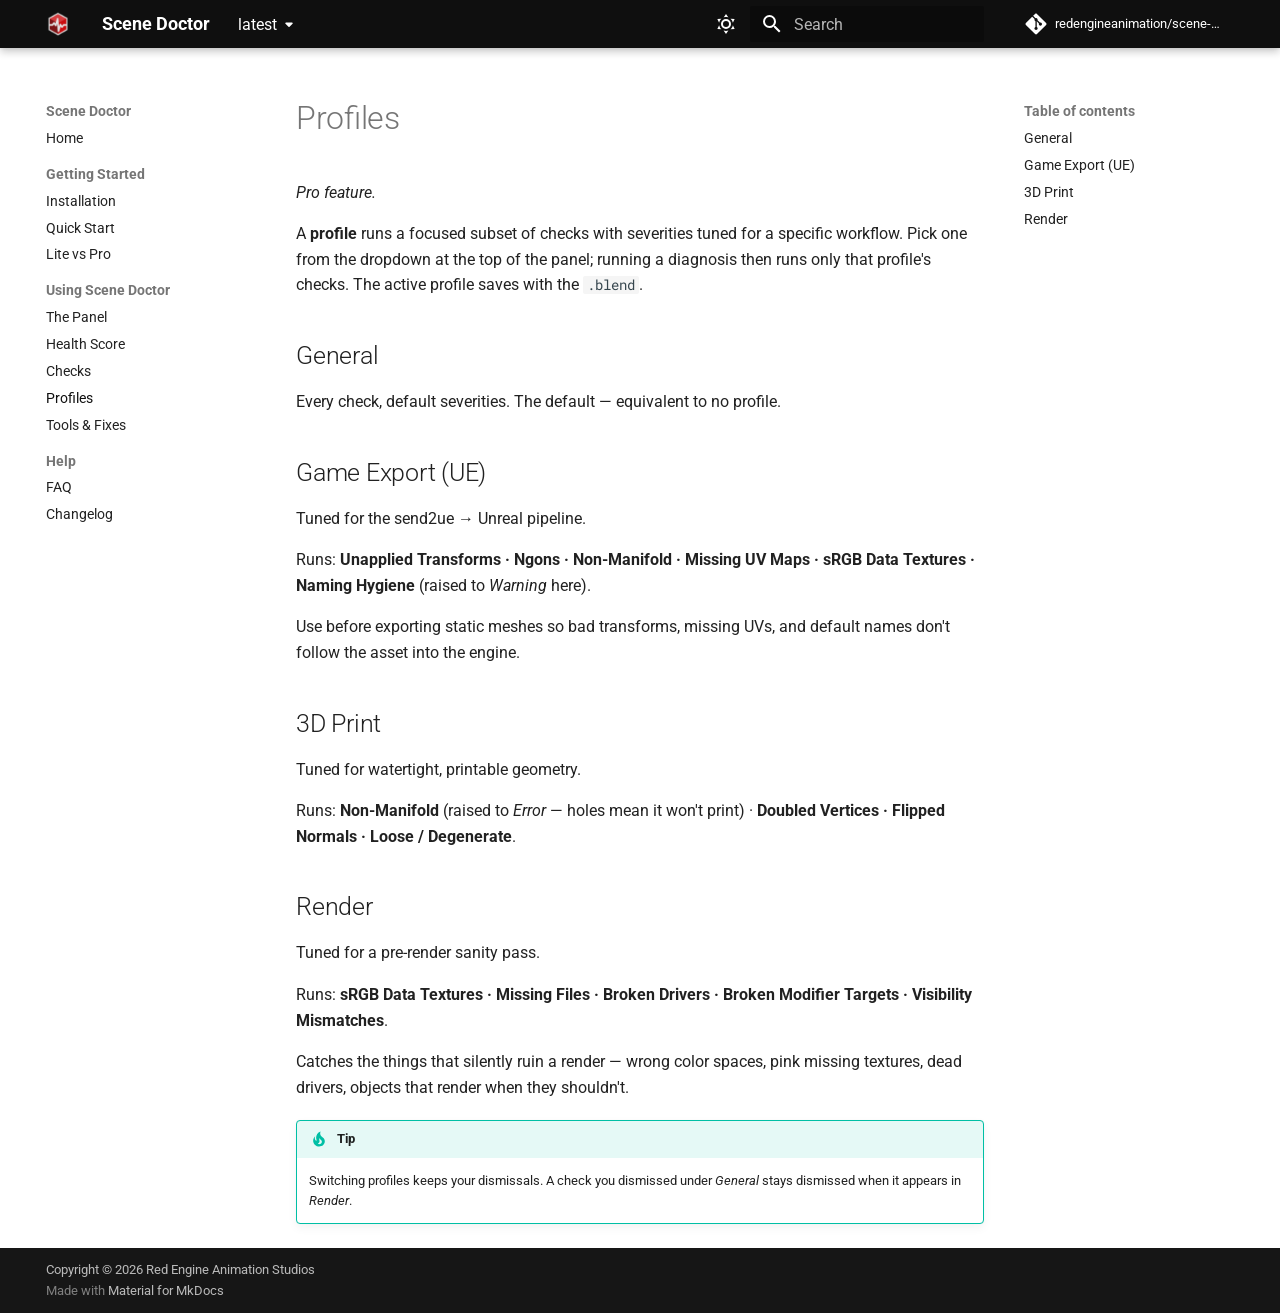
<file: latest/profiles/index.html>
<!doctype html>
<html lang="en" class="no-js">
  <head>
    
      <meta charset="utf-8">
      <meta name="viewport" content="width=device-width,initial-scale=1">
      
        <meta name="description" content="One-click scene diagnosis and cleanup for Blender.">
      
      
        <meta name="author" content="Red Engine Animation Studios">
      
      
        <link rel="canonical" href="https://redengineanimation.github.io/scene-doctor/latest/profiles/">
      
      
        <link rel="prev" href="../checks/">
      
      
        <link rel="next" href="../tools/">
      
      
        
      
      
      <link rel="icon" href="../assets/logo.png">
      <meta name="generator" content="mkdocs-1.6.1, mkdocs-material-9.7.6">
    
    
      
        <title>Profiles - Scene Doctor</title>
      
    
    
      <link rel="stylesheet" href="../assets/stylesheets/main.484c7ddc.min.css">
      
        
        <link rel="stylesheet" href="../assets/stylesheets/palette.ab4e12ef.min.css">
      
      


    
    
      
    
    
      
        
        
        <link rel="preconnect" href="https://fonts.gstatic.com" crossorigin>
        <link rel="stylesheet" href="https://fonts.googleapis.com/css?family=Roboto:300,300i,400,400i,700,700i%7CRoboto+Mono:400,400i,700,700i&display=fallback">
        <style>:root{--md-text-font:"Roboto";--md-code-font:"Roboto Mono"}</style>
      
    
    
      <link rel="stylesheet" href="../assets/extra.css">
    
    <script>__md_scope=new URL("..",location),__md_hash=e=>[...e].reduce(((e,_)=>(e<<5)-e+_.charCodeAt(0)),0),__md_get=(e,_=localStorage,t=__md_scope)=>JSON.parse(_.getItem(t.pathname+"."+e)),__md_set=(e,_,t=localStorage,a=__md_scope)=>{try{t.setItem(a.pathname+"."+e,JSON.stringify(_))}catch(e){}}</script>
    
      

    
    
  </head>
  
  
    
    
      
    
    
    
    
    <body dir="ltr" data-md-color-scheme="slate" data-md-color-primary="custom" data-md-color-accent="red">
  
    
    <input class="md-toggle" data-md-toggle="drawer" type="checkbox" id="__drawer" autocomplete="off">
    <input class="md-toggle" data-md-toggle="search" type="checkbox" id="__search" autocomplete="off">
    <label class="md-overlay" for="__drawer"></label>
    <div data-md-component="skip">
      
        
        <a href="#profiles" class="md-skip">
          Skip to content
        </a>
      
    </div>
    <div data-md-component="announce">
      
    </div>
    
      <div data-md-color-scheme="default" data-md-component="outdated" hidden>
        
      </div>
    
    
      

  

<header class="md-header md-header--shadow" data-md-component="header">
  <nav class="md-header__inner md-grid" aria-label="Header">
    <a href=".." title="Scene Doctor" class="md-header__button md-logo" aria-label="Scene Doctor" data-md-component="logo">
      
  <img src="../assets/logo.png" alt="logo">

    </a>
    <label class="md-header__button md-icon" for="__drawer">
      
      <svg xmlns="http://www.w3.org/2000/svg" viewBox="0 0 24 24"><path d="M3 6h18v2H3zm0 5h18v2H3zm0 5h18v2H3z"/></svg>
    </label>
    <div class="md-header__title" data-md-component="header-title">
      <div class="md-header__ellipsis">
        <div class="md-header__topic">
          <span class="md-ellipsis">
            Scene Doctor
          </span>
        </div>
        <div class="md-header__topic" data-md-component="header-topic">
          <span class="md-ellipsis">
            
              Profiles
            
          </span>
        </div>
      </div>
    </div>
    
      
        <form class="md-header__option" data-md-component="palette">
  
    
    
    
    <input class="md-option" data-md-color-media="(prefers-color-scheme: dark)" data-md-color-scheme="slate" data-md-color-primary="custom" data-md-color-accent="red"  aria-label="Switch to light mode"  type="radio" name="__palette" id="__palette_0">
    
      <label class="md-header__button md-icon" title="Switch to light mode" for="__palette_1" hidden>
        <svg xmlns="http://www.w3.org/2000/svg" viewBox="0 0 24 24"><path d="m17.75 4.09-2.53 1.94.91 3.06-2.63-1.81-2.63 1.81.91-3.06-2.53-1.94L12.44 4l1.06-3 1.06 3zm3.5 6.91-1.64 1.25.59 1.98-1.7-1.17-1.7 1.17.59-1.98L15.75 11l2.06-.05L18.5 9l.69 1.95zm-2.28 4.95c.83-.08 1.72 1.1 1.19 1.85-.32.45-.66.87-1.08 1.27C15.17 23 8.84 23 4.94 19.07c-3.91-3.9-3.91-10.24 0-14.14.4-.4.82-.76 1.27-1.08.75-.53 1.93.36 1.85 1.19-.27 2.86.69 5.83 2.89 8.02a9.96 9.96 0 0 0 8.02 2.89m-1.64 2.02a12.08 12.08 0 0 1-7.8-3.47c-2.17-2.19-3.33-5-3.49-7.82-2.81 3.14-2.7 7.96.31 10.98 3.02 3.01 7.84 3.12 10.98.31"/></svg>
      </label>
    
  
    
    
    
    <input class="md-option" data-md-color-media="(prefers-color-scheme: light)" data-md-color-scheme="default" data-md-color-primary="custom" data-md-color-accent="red"  aria-label="Switch to dark mode"  type="radio" name="__palette" id="__palette_1">
    
      <label class="md-header__button md-icon" title="Switch to dark mode" for="__palette_0" hidden>
        <svg xmlns="http://www.w3.org/2000/svg" viewBox="0 0 24 24"><path d="M12 7a5 5 0 0 1 5 5 5 5 0 0 1-5 5 5 5 0 0 1-5-5 5 5 0 0 1 5-5m0 2a3 3 0 0 0-3 3 3 3 0 0 0 3 3 3 3 0 0 0 3-3 3 3 0 0 0-3-3m0-7 2.39 3.42C13.65 5.15 12.84 5 12 5s-1.65.15-2.39.42zM3.34 7l4.16-.35A7.2 7.2 0 0 0 5.94 8.5c-.44.74-.69 1.5-.83 2.29zm.02 10 1.76-3.77a7.131 7.131 0 0 0 2.38 4.14zM20.65 7l-1.77 3.79a7.02 7.02 0 0 0-2.38-4.15zm-.01 10-4.14.36c.59-.51 1.12-1.14 1.54-1.86.42-.73.69-1.5.83-2.29zM12 22l-2.41-3.44c.74.27 1.55.44 2.41.44.82 0 1.63-.17 2.37-.44z"/></svg>
      </label>
    
  
</form>
      
    
    
      <script>var palette=__md_get("__palette");if(palette&&palette.color){if("(prefers-color-scheme)"===palette.color.media){var media=matchMedia("(prefers-color-scheme: light)"),input=document.querySelector(media.matches?"[data-md-color-media='(prefers-color-scheme: light)']":"[data-md-color-media='(prefers-color-scheme: dark)']");palette.color.media=input.getAttribute("data-md-color-media"),palette.color.scheme=input.getAttribute("data-md-color-scheme"),palette.color.primary=input.getAttribute("data-md-color-primary"),palette.color.accent=input.getAttribute("data-md-color-accent")}for(var[key,value]of Object.entries(palette.color))document.body.setAttribute("data-md-color-"+key,value)}</script>
    
    
    
      
      
        <label class="md-header__button md-icon" for="__search">
          
          <svg xmlns="http://www.w3.org/2000/svg" viewBox="0 0 24 24"><path d="M9.5 3A6.5 6.5 0 0 1 16 9.5c0 1.61-.59 3.09-1.56 4.23l.27.27h.79l5 5-1.5 1.5-5-5v-.79l-.27-.27A6.52 6.52 0 0 1 9.5 16 6.5 6.5 0 0 1 3 9.5 6.5 6.5 0 0 1 9.5 3m0 2C7 5 5 7 5 9.5S7 14 9.5 14 14 12 14 9.5 12 5 9.5 5"/></svg>
        </label>
        <div class="md-search" data-md-component="search" role="dialog">
  <label class="md-search__overlay" for="__search"></label>
  <div class="md-search__inner" role="search">
    <form class="md-search__form" name="search">
      <input type="text" class="md-search__input" name="query" aria-label="Search" placeholder="Search" autocapitalize="off" autocorrect="off" autocomplete="off" spellcheck="false" data-md-component="search-query" required>
      <label class="md-search__icon md-icon" for="__search">
        
        <svg xmlns="http://www.w3.org/2000/svg" viewBox="0 0 24 24"><path d="M9.5 3A6.5 6.5 0 0 1 16 9.5c0 1.61-.59 3.09-1.56 4.23l.27.27h.79l5 5-1.5 1.5-5-5v-.79l-.27-.27A6.52 6.52 0 0 1 9.5 16 6.5 6.5 0 0 1 3 9.5 6.5 6.5 0 0 1 9.5 3m0 2C7 5 5 7 5 9.5S7 14 9.5 14 14 12 14 9.5 12 5 9.5 5"/></svg>
        
        <svg xmlns="http://www.w3.org/2000/svg" viewBox="0 0 24 24"><path d="M20 11v2H8l5.5 5.5-1.42 1.42L4.16 12l7.92-7.92L13.5 5.5 8 11z"/></svg>
      </label>
      <nav class="md-search__options" aria-label="Search">
        
        <button type="reset" class="md-search__icon md-icon" title="Clear" aria-label="Clear" tabindex="-1">
          
          <svg xmlns="http://www.w3.org/2000/svg" viewBox="0 0 24 24"><path d="M19 6.41 17.59 5 12 10.59 6.41 5 5 6.41 10.59 12 5 17.59 6.41 19 12 13.41 17.59 19 19 17.59 13.41 12z"/></svg>
        </button>
      </nav>
      
        <div class="md-search__suggest" data-md-component="search-suggest"></div>
      
    </form>
    <div class="md-search__output">
      <div class="md-search__scrollwrap" tabindex="0" data-md-scrollfix>
        <div class="md-search-result" data-md-component="search-result">
          <div class="md-search-result__meta">
            Initializing search
          </div>
          <ol class="md-search-result__list" role="presentation"></ol>
        </div>
      </div>
    </div>
  </div>
</div>
      
    
    
      <div class="md-header__source">
        <a href="https://github.com/redengineanimation/scene-doctor" title="Go to repository" class="md-source" data-md-component="source">
  <div class="md-source__icon md-icon">
    
    <svg xmlns="http://www.w3.org/2000/svg" viewBox="0 0 448 512"><!--! Font Awesome Free 7.1.0 by @fontawesome - https://fontawesome.com License - https://fontawesome.com/license/free (Icons: CC BY 4.0, Fonts: SIL OFL 1.1, Code: MIT License) Copyright 2025 Fonticons, Inc.--><path d="M439.6 236.1 244 40.5c-5.4-5.5-12.8-8.5-20.4-8.5s-15 3-20.4 8.4L162.5 81l51.5 51.5c27.1-9.1 52.7 16.8 43.4 43.7l49.7 49.7c34.2-11.8 61.2 31 35.5 56.7-26.5 26.5-70.2-2.9-56-37.3L240.3 199v121.9c25.3 12.5 22.3 41.8 9.1 55-6.4 6.4-15.2 10.1-24.3 10.1s-17.8-3.6-24.3-10.1c-17.6-17.6-11.1-46.9 11.2-56v-123c-20.8-8.5-24.6-30.7-18.6-45L142.6 101 8.5 235.1C3 240.6 0 247.9 0 255.5s3 15 8.5 20.4l195.6 195.7c5.4 5.4 12.7 8.4 20.4 8.4s15-3 20.4-8.4l194.7-194.7c5.4-5.4 8.4-12.8 8.4-20.4s-3-15-8.4-20.4"/></svg>
  </div>
  <div class="md-source__repository">
    redengineanimation/scene-doctor
  </div>
</a>
      </div>
    
  </nav>
  
</header>
    
    <div class="md-container" data-md-component="container">
      
      
        
          
        
      
      <main class="md-main" data-md-component="main">
        <div class="md-main__inner md-grid">
          
            
              
              <div class="md-sidebar md-sidebar--primary" data-md-component="sidebar" data-md-type="navigation" >
                <div class="md-sidebar__scrollwrap">
                  <div class="md-sidebar__inner">
                    



<nav class="md-nav md-nav--primary" aria-label="Navigation" data-md-level="0">
  <label class="md-nav__title" for="__drawer">
    <a href=".." title="Scene Doctor" class="md-nav__button md-logo" aria-label="Scene Doctor" data-md-component="logo">
      
  <img src="../assets/logo.png" alt="logo">

    </a>
    Scene Doctor
  </label>
  
    <div class="md-nav__source">
      <a href="https://github.com/redengineanimation/scene-doctor" title="Go to repository" class="md-source" data-md-component="source">
  <div class="md-source__icon md-icon">
    
    <svg xmlns="http://www.w3.org/2000/svg" viewBox="0 0 448 512"><!--! Font Awesome Free 7.1.0 by @fontawesome - https://fontawesome.com License - https://fontawesome.com/license/free (Icons: CC BY 4.0, Fonts: SIL OFL 1.1, Code: MIT License) Copyright 2025 Fonticons, Inc.--><path d="M439.6 236.1 244 40.5c-5.4-5.5-12.8-8.5-20.4-8.5s-15 3-20.4 8.4L162.5 81l51.5 51.5c27.1-9.1 52.7 16.8 43.4 43.7l49.7 49.7c34.2-11.8 61.2 31 35.5 56.7-26.5 26.5-70.2-2.9-56-37.3L240.3 199v121.9c25.3 12.5 22.3 41.8 9.1 55-6.4 6.4-15.2 10.1-24.3 10.1s-17.8-3.6-24.3-10.1c-17.6-17.6-11.1-46.9 11.2-56v-123c-20.8-8.5-24.6-30.7-18.6-45L142.6 101 8.5 235.1C3 240.6 0 247.9 0 255.5s3 15 8.5 20.4l195.6 195.7c5.4 5.4 12.7 8.4 20.4 8.4s15-3 20.4-8.4l194.7-194.7c5.4-5.4 8.4-12.8 8.4-20.4s-3-15-8.4-20.4"/></svg>
  </div>
  <div class="md-source__repository">
    redengineanimation/scene-doctor
  </div>
</a>
    </div>
  
  <ul class="md-nav__list" data-md-scrollfix>
    
      
      
  
  
  
  
    <li class="md-nav__item">
      <a href=".." class="md-nav__link">
        
  
  
  <span class="md-ellipsis">
    
  
    Home
  

    
  </span>
  
  

      </a>
    </li>
  

    
      
      
  
  
  
  
    
    
    
    
      
        
        
      
    
    
    <li class="md-nav__item md-nav__item--section md-nav__item--nested">
      
        
        
        <input class="md-nav__toggle md-toggle " type="checkbox" id="__nav_2" >
        
          
          <label class="md-nav__link" for="__nav_2" id="__nav_2_label" tabindex="">
            
  
  
  <span class="md-ellipsis">
    
  
    Getting Started
  

    
  </span>
  
  

            <span class="md-nav__icon md-icon"></span>
          </label>
        
        <nav class="md-nav" data-md-level="1" aria-labelledby="__nav_2_label" aria-expanded="false">
          <label class="md-nav__title" for="__nav_2">
            <span class="md-nav__icon md-icon"></span>
            
  
    Getting Started
  

          </label>
          <ul class="md-nav__list" data-md-scrollfix>
            
              
                
  
  
  
  
    <li class="md-nav__item">
      <a href="../installation/" class="md-nav__link">
        
  
  
  <span class="md-ellipsis">
    
  
    Installation
  

    
  </span>
  
  

      </a>
    </li>
  

              
            
              
                
  
  
  
  
    <li class="md-nav__item">
      <a href="../quick-start/" class="md-nav__link">
        
  
  
  <span class="md-ellipsis">
    
  
    Quick Start
  

    
  </span>
  
  

      </a>
    </li>
  

              
            
              
                
  
  
  
  
    <li class="md-nav__item">
      <a href="../tiers/" class="md-nav__link">
        
  
  
  <span class="md-ellipsis">
    
  
    Lite vs Pro
  

    
  </span>
  
  

      </a>
    </li>
  

              
            
          </ul>
        </nav>
      
    </li>
  

    
      
      
  
  
    
  
  
  
    
    
    
    
      
        
        
      
    
    
    <li class="md-nav__item md-nav__item--active md-nav__item--section md-nav__item--nested">
      
        
        
        <input class="md-nav__toggle md-toggle " type="checkbox" id="__nav_3" checked>
        
          
          <label class="md-nav__link" for="__nav_3" id="__nav_3_label" tabindex="">
            
  
  
  <span class="md-ellipsis">
    
  
    Using Scene Doctor
  

    
  </span>
  
  

            <span class="md-nav__icon md-icon"></span>
          </label>
        
        <nav class="md-nav" data-md-level="1" aria-labelledby="__nav_3_label" aria-expanded="true">
          <label class="md-nav__title" for="__nav_3">
            <span class="md-nav__icon md-icon"></span>
            
  
    Using Scene Doctor
  

          </label>
          <ul class="md-nav__list" data-md-scrollfix>
            
              
                
  
  
  
  
    <li class="md-nav__item">
      <a href="../interface/" class="md-nav__link">
        
  
  
  <span class="md-ellipsis">
    
  
    The Panel
  

    
  </span>
  
  

      </a>
    </li>
  

              
            
              
                
  
  
  
  
    <li class="md-nav__item">
      <a href="../health-score/" class="md-nav__link">
        
  
  
  <span class="md-ellipsis">
    
  
    Health Score
  

    
  </span>
  
  

      </a>
    </li>
  

              
            
              
                
  
  
  
  
    <li class="md-nav__item">
      <a href="../checks/" class="md-nav__link">
        
  
  
  <span class="md-ellipsis">
    
  
    Checks
  

    
  </span>
  
  

      </a>
    </li>
  

              
            
              
                
  
  
    
  
  
  
    <li class="md-nav__item md-nav__item--active">
      
      <input class="md-nav__toggle md-toggle" type="checkbox" id="__toc">
      
      
        
      
      
        <label class="md-nav__link md-nav__link--active" for="__toc">
          
  
  
  <span class="md-ellipsis">
    
  
    Profiles
  

    
  </span>
  
  

          <span class="md-nav__icon md-icon"></span>
        </label>
      
      <a href="./" class="md-nav__link md-nav__link--active">
        
  
  
  <span class="md-ellipsis">
    
  
    Profiles
  

    
  </span>
  
  

      </a>
      
        

<nav class="md-nav md-nav--secondary" aria-label="Table of contents">
  
  
  
    
  
  
    <label class="md-nav__title" for="__toc">
      <span class="md-nav__icon md-icon"></span>
      Table of contents
    </label>
    <ul class="md-nav__list" data-md-component="toc" data-md-scrollfix>
      
        <li class="md-nav__item">
  <a href="#general" class="md-nav__link">
    <span class="md-ellipsis">
      
        General
      
    </span>
  </a>
  
</li>
      
        <li class="md-nav__item">
  <a href="#game-export-ue" class="md-nav__link">
    <span class="md-ellipsis">
      
        Game Export (UE)
      
    </span>
  </a>
  
</li>
      
        <li class="md-nav__item">
  <a href="#3d-print" class="md-nav__link">
    <span class="md-ellipsis">
      
        3D Print
      
    </span>
  </a>
  
</li>
      
        <li class="md-nav__item">
  <a href="#render" class="md-nav__link">
    <span class="md-ellipsis">
      
        Render
      
    </span>
  </a>
  
</li>
      
    </ul>
  
</nav>
      
    </li>
  

              
            
              
                
  
  
  
  
    <li class="md-nav__item">
      <a href="../tools/" class="md-nav__link">
        
  
  
  <span class="md-ellipsis">
    
  
    Tools & Fixes
  

    
  </span>
  
  

      </a>
    </li>
  

              
            
          </ul>
        </nav>
      
    </li>
  

    
      
      
  
  
  
  
    
    
    
    
      
        
        
      
    
    
    <li class="md-nav__item md-nav__item--section md-nav__item--nested">
      
        
        
        <input class="md-nav__toggle md-toggle " type="checkbox" id="__nav_4" >
        
          
          <label class="md-nav__link" for="__nav_4" id="__nav_4_label" tabindex="">
            
  
  
  <span class="md-ellipsis">
    
  
    Help
  

    
  </span>
  
  

            <span class="md-nav__icon md-icon"></span>
          </label>
        
        <nav class="md-nav" data-md-level="1" aria-labelledby="__nav_4_label" aria-expanded="false">
          <label class="md-nav__title" for="__nav_4">
            <span class="md-nav__icon md-icon"></span>
            
  
    Help
  

          </label>
          <ul class="md-nav__list" data-md-scrollfix>
            
              
                
  
  
  
  
    <li class="md-nav__item">
      <a href="../faq/" class="md-nav__link">
        
  
  
  <span class="md-ellipsis">
    
  
    FAQ
  

    
  </span>
  
  

      </a>
    </li>
  

              
            
              
                
  
  
  
  
    <li class="md-nav__item">
      <a href="../changelog/" class="md-nav__link">
        
  
  
  <span class="md-ellipsis">
    
  
    Changelog
  

    
  </span>
  
  

      </a>
    </li>
  

              
            
          </ul>
        </nav>
      
    </li>
  

    
  </ul>
</nav>
                  </div>
                </div>
              </div>
            
            
              
              <div class="md-sidebar md-sidebar--secondary" data-md-component="sidebar" data-md-type="toc" >
                <div class="md-sidebar__scrollwrap">
                  <div class="md-sidebar__inner">
                    

<nav class="md-nav md-nav--secondary" aria-label="Table of contents">
  
  
  
    
  
  
    <label class="md-nav__title" for="__toc">
      <span class="md-nav__icon md-icon"></span>
      Table of contents
    </label>
    <ul class="md-nav__list" data-md-component="toc" data-md-scrollfix>
      
        <li class="md-nav__item">
  <a href="#general" class="md-nav__link">
    <span class="md-ellipsis">
      
        General
      
    </span>
  </a>
  
</li>
      
        <li class="md-nav__item">
  <a href="#game-export-ue" class="md-nav__link">
    <span class="md-ellipsis">
      
        Game Export (UE)
      
    </span>
  </a>
  
</li>
      
        <li class="md-nav__item">
  <a href="#3d-print" class="md-nav__link">
    <span class="md-ellipsis">
      
        3D Print
      
    </span>
  </a>
  
</li>
      
        <li class="md-nav__item">
  <a href="#render" class="md-nav__link">
    <span class="md-ellipsis">
      
        Render
      
    </span>
  </a>
  
</li>
      
    </ul>
  
</nav>
                  </div>
                </div>
              </div>
            
          
          
            <div class="md-content" data-md-component="content">
              
              <article class="md-content__inner md-typeset">
                
                  


  
  


<h1 id="profiles">Profiles<a class="headerlink" href="#profiles" title="Permanent link">&para;</a></h1>
<p><em>Pro feature.</em></p>
<p>A <strong>profile</strong> runs a focused subset of checks with severities tuned for a
specific workflow. Pick one from the dropdown at the top of the panel;
running a diagnosis then runs only that profile's checks. The active
profile saves with the <code>.blend</code>.</p>
<h2 id="general">General<a class="headerlink" href="#general" title="Permanent link">&para;</a></h2>
<p>Every check, default severities. The default — equivalent to no profile.</p>
<h2 id="game-export-ue">Game Export (UE)<a class="headerlink" href="#game-export-ue" title="Permanent link">&para;</a></h2>
<p>Tuned for the send2ue → Unreal pipeline.</p>
<p>Runs: <strong>Unapplied Transforms · Ngons · Non-Manifold · Missing UV Maps ·
sRGB Data Textures · Naming Hygiene</strong> (raised to <em>Warning</em> here).</p>
<p>Use before exporting static meshes so bad transforms, missing UVs, and
default names don't follow the asset into the engine.</p>
<h2 id="3d-print">3D Print<a class="headerlink" href="#3d-print" title="Permanent link">&para;</a></h2>
<p>Tuned for watertight, printable geometry.</p>
<p>Runs: <strong>Non-Manifold</strong> (raised to <em>Error</em> — holes mean it won't print) ·
<strong>Doubled Vertices · Flipped Normals · Loose / Degenerate</strong>.</p>
<h2 id="render">Render<a class="headerlink" href="#render" title="Permanent link">&para;</a></h2>
<p>Tuned for a pre-render sanity pass.</p>
<p>Runs: <strong>sRGB Data Textures · Missing Files · Broken Drivers · Broken
Modifier Targets · Visibility Mismatches</strong>.</p>
<p>Catches the things that silently ruin a render — wrong color spaces, pink
missing textures, dead drivers, objects that render when they shouldn't.</p>
<div class="admonition tip">
<p class="admonition-title">Tip</p>
<p>Switching profiles keeps your dismissals. A check you dismissed under
<em>General</em> stays dismissed when it appears in <em>Render</em>.</p>
</div>












                
              </article>
            </div>
          
          
<script>var target=document.getElementById(location.hash.slice(1));target&&target.name&&(target.checked=target.name.startsWith("__tabbed_"))</script>
        </div>
        
          <button type="button" class="md-top md-icon" data-md-component="top" hidden>
  
  <svg xmlns="http://www.w3.org/2000/svg" viewBox="0 0 24 24"><path d="M13 20h-2V8l-5.5 5.5-1.42-1.42L12 4.16l7.92 7.92-1.42 1.42L13 8z"/></svg>
  Back to top
</button>
        
      </main>
      
        <footer class="md-footer">
  
  <div class="md-footer-meta md-typeset">
    <div class="md-footer-meta__inner md-grid">
      <div class="md-copyright">
  
    <div class="md-copyright__highlight">
      Copyright &copy; 2026 Red Engine Animation Studios
    </div>
  
  
    Made with
    <a href="https://squidfunk.github.io/mkdocs-material/" target="_blank" rel="noopener">
      Material for MkDocs
    </a>
  
</div>
      
    </div>
  </div>
</footer>
      
    </div>
    <div class="md-dialog" data-md-component="dialog">
      <div class="md-dialog__inner md-typeset"></div>
    </div>
    
    
    
      
      
      <script id="__config" type="application/json">{"annotate": null, "base": "..", "features": ["navigation.instant", "navigation.tracking", "navigation.sections", "navigation.top", "toc.follow", "search.suggest", "search.highlight", "content.code.copy"], "search": "../assets/javascripts/workers/search.2c215733.min.js", "tags": null, "translations": {"clipboard.copied": "Copied to clipboard", "clipboard.copy": "Copy to clipboard", "search.result.more.one": "1 more on this page", "search.result.more.other": "# more on this page", "search.result.none": "No matching documents", "search.result.one": "1 matching document", "search.result.other": "# matching documents", "search.result.placeholder": "Type to start searching", "search.result.term.missing": "Missing", "select.version": "Select version"}, "version": {"provider": "mike"}}</script>
    
    
      <script src="../assets/javascripts/bundle.79ae519e.min.js"></script>
      
    
  </body>
</html>
</file>
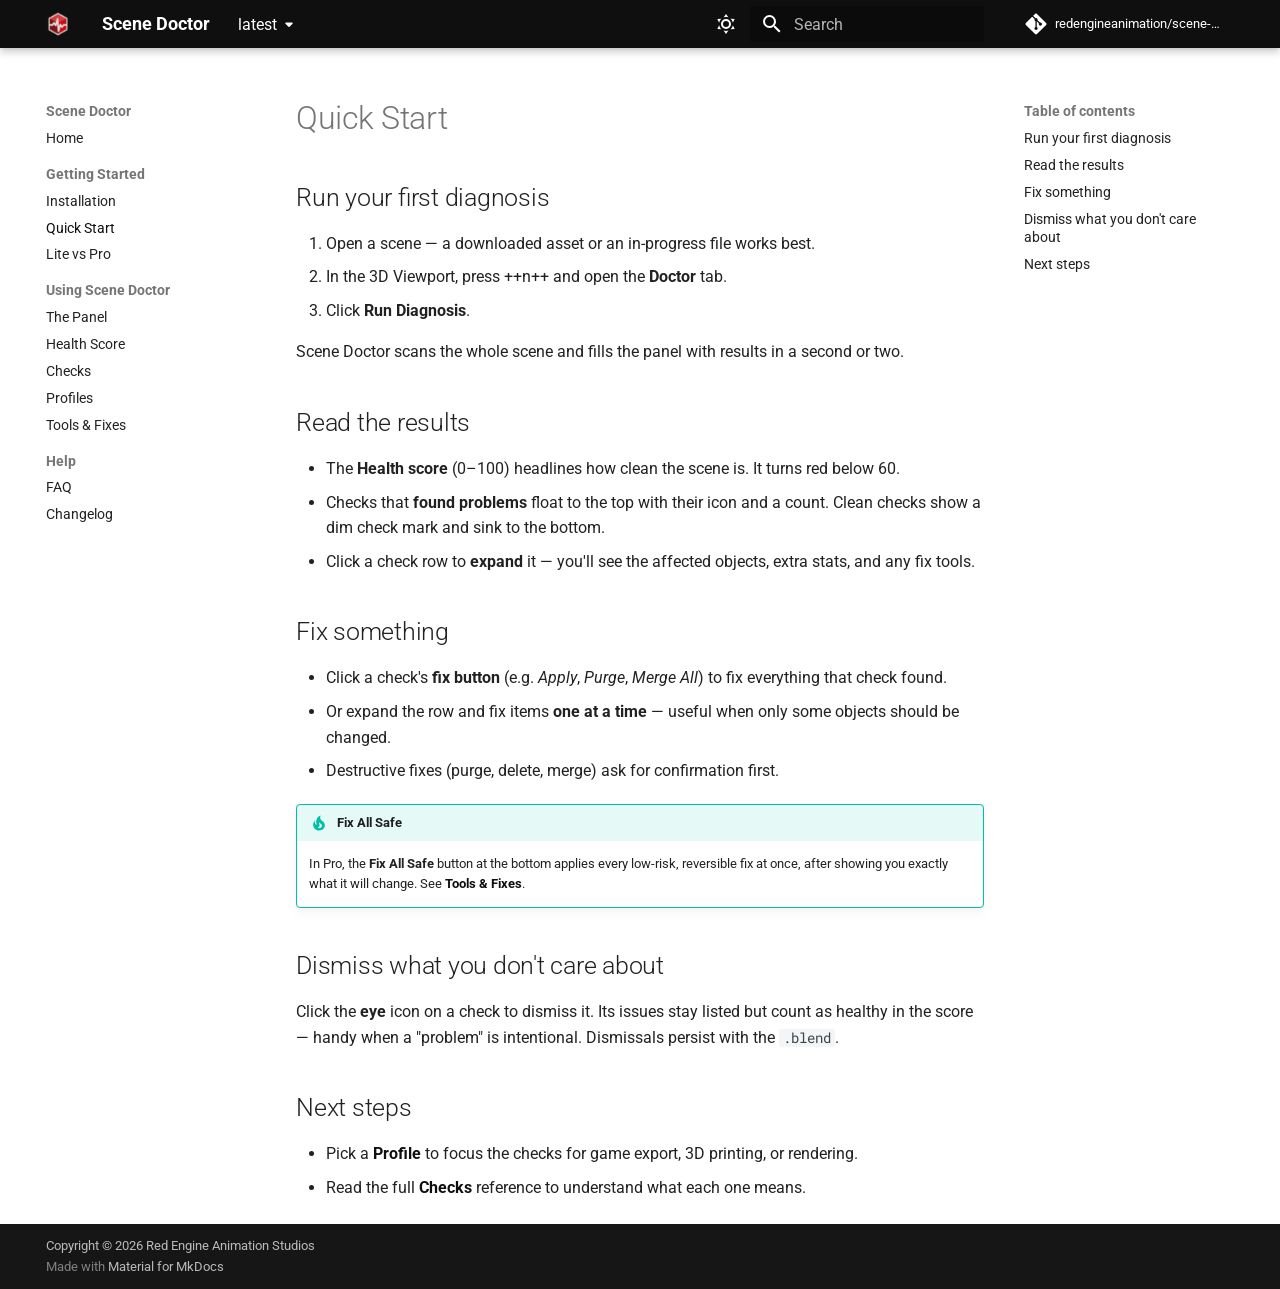
<file: latest/quick-start/index.html>
<!doctype html>
<html lang="en" class="no-js">
  <head>
    
      <meta charset="utf-8">
      <meta name="viewport" content="width=device-width,initial-scale=1">
      
        <meta name="description" content="One-click scene diagnosis and cleanup for Blender.">
      
      
        <meta name="author" content="Red Engine Animation Studios">
      
      
        <link rel="canonical" href="https://redengineanimation.github.io/scene-doctor/latest/quick-start/">
      
      
        <link rel="prev" href="../installation/">
      
      
        <link rel="next" href="../tiers/">
      
      
        
      
      
      <link rel="icon" href="../assets/logo.png">
      <meta name="generator" content="mkdocs-1.6.1, mkdocs-material-9.7.6">
    
    
      
        <title>Quick Start - Scene Doctor</title>
      
    
    
      <link rel="stylesheet" href="../assets/stylesheets/main.484c7ddc.min.css">
      
        
        <link rel="stylesheet" href="../assets/stylesheets/palette.ab4e12ef.min.css">
      
      


    
    
      
    
    
      
        
        
        <link rel="preconnect" href="https://fonts.gstatic.com" crossorigin>
        <link rel="stylesheet" href="https://fonts.googleapis.com/css?family=Roboto:300,300i,400,400i,700,700i%7CRoboto+Mono:400,400i,700,700i&display=fallback">
        <style>:root{--md-text-font:"Roboto";--md-code-font:"Roboto Mono"}</style>
      
    
    
      <link rel="stylesheet" href="../assets/extra.css">
    
    <script>__md_scope=new URL("..",location),__md_hash=e=>[...e].reduce(((e,_)=>(e<<5)-e+_.charCodeAt(0)),0),__md_get=(e,_=localStorage,t=__md_scope)=>JSON.parse(_.getItem(t.pathname+"."+e)),__md_set=(e,_,t=localStorage,a=__md_scope)=>{try{t.setItem(a.pathname+"."+e,JSON.stringify(_))}catch(e){}}</script>
    
      

    
    
  </head>
  
  
    
    
      
    
    
    
    
    <body dir="ltr" data-md-color-scheme="slate" data-md-color-primary="custom" data-md-color-accent="red">
  
    
    <input class="md-toggle" data-md-toggle="drawer" type="checkbox" id="__drawer" autocomplete="off">
    <input class="md-toggle" data-md-toggle="search" type="checkbox" id="__search" autocomplete="off">
    <label class="md-overlay" for="__drawer"></label>
    <div data-md-component="skip">
      
        
        <a href="#quick-start" class="md-skip">
          Skip to content
        </a>
      
    </div>
    <div data-md-component="announce">
      
    </div>
    
      <div data-md-color-scheme="default" data-md-component="outdated" hidden>
        
      </div>
    
    
      

  

<header class="md-header md-header--shadow" data-md-component="header">
  <nav class="md-header__inner md-grid" aria-label="Header">
    <a href=".." title="Scene Doctor" class="md-header__button md-logo" aria-label="Scene Doctor" data-md-component="logo">
      
  <img src="../assets/logo.png" alt="logo">

    </a>
    <label class="md-header__button md-icon" for="__drawer">
      
      <svg xmlns="http://www.w3.org/2000/svg" viewBox="0 0 24 24"><path d="M3 6h18v2H3zm0 5h18v2H3zm0 5h18v2H3z"/></svg>
    </label>
    <div class="md-header__title" data-md-component="header-title">
      <div class="md-header__ellipsis">
        <div class="md-header__topic">
          <span class="md-ellipsis">
            Scene Doctor
          </span>
        </div>
        <div class="md-header__topic" data-md-component="header-topic">
          <span class="md-ellipsis">
            
              Quick Start
            
          </span>
        </div>
      </div>
    </div>
    
      
        <form class="md-header__option" data-md-component="palette">
  
    
    
    
    <input class="md-option" data-md-color-media="(prefers-color-scheme: dark)" data-md-color-scheme="slate" data-md-color-primary="custom" data-md-color-accent="red"  aria-label="Switch to light mode"  type="radio" name="__palette" id="__palette_0">
    
      <label class="md-header__button md-icon" title="Switch to light mode" for="__palette_1" hidden>
        <svg xmlns="http://www.w3.org/2000/svg" viewBox="0 0 24 24"><path d="m17.75 4.09-2.53 1.94.91 3.06-2.63-1.81-2.63 1.81.91-3.06-2.53-1.94L12.44 4l1.06-3 1.06 3zm3.5 6.91-1.64 1.25.59 1.98-1.7-1.17-1.7 1.17.59-1.98L15.75 11l2.06-.05L18.5 9l.69 1.95zm-2.28 4.95c.83-.08 1.72 1.1 1.19 1.85-.32.45-.66.87-1.08 1.27C15.17 23 8.84 23 4.94 19.07c-3.91-3.9-3.91-10.24 0-14.14.4-.4.82-.76 1.27-1.08.75-.53 1.93.36 1.85 1.19-.27 2.86.69 5.83 2.89 8.02a9.96 9.96 0 0 0 8.02 2.89m-1.64 2.02a12.08 12.08 0 0 1-7.8-3.47c-2.17-2.19-3.33-5-3.49-7.82-2.81 3.14-2.7 7.96.31 10.98 3.02 3.01 7.84 3.12 10.98.31"/></svg>
      </label>
    
  
    
    
    
    <input class="md-option" data-md-color-media="(prefers-color-scheme: light)" data-md-color-scheme="default" data-md-color-primary="custom" data-md-color-accent="red"  aria-label="Switch to dark mode"  type="radio" name="__palette" id="__palette_1">
    
      <label class="md-header__button md-icon" title="Switch to dark mode" for="__palette_0" hidden>
        <svg xmlns="http://www.w3.org/2000/svg" viewBox="0 0 24 24"><path d="M12 7a5 5 0 0 1 5 5 5 5 0 0 1-5 5 5 5 0 0 1-5-5 5 5 0 0 1 5-5m0 2a3 3 0 0 0-3 3 3 3 0 0 0 3 3 3 3 0 0 0 3-3 3 3 0 0 0-3-3m0-7 2.39 3.42C13.65 5.15 12.84 5 12 5s-1.65.15-2.39.42zM3.34 7l4.16-.35A7.2 7.2 0 0 0 5.94 8.5c-.44.74-.69 1.5-.83 2.29zm.02 10 1.76-3.77a7.131 7.131 0 0 0 2.38 4.14zM20.65 7l-1.77 3.79a7.02 7.02 0 0 0-2.38-4.15zm-.01 10-4.14.36c.59-.51 1.12-1.14 1.54-1.86.42-.73.69-1.5.83-2.29zM12 22l-2.41-3.44c.74.27 1.55.44 2.41.44.82 0 1.63-.17 2.37-.44z"/></svg>
      </label>
    
  
</form>
      
    
    
      <script>var palette=__md_get("__palette");if(palette&&palette.color){if("(prefers-color-scheme)"===palette.color.media){var media=matchMedia("(prefers-color-scheme: light)"),input=document.querySelector(media.matches?"[data-md-color-media='(prefers-color-scheme: light)']":"[data-md-color-media='(prefers-color-scheme: dark)']");palette.color.media=input.getAttribute("data-md-color-media"),palette.color.scheme=input.getAttribute("data-md-color-scheme"),palette.color.primary=input.getAttribute("data-md-color-primary"),palette.color.accent=input.getAttribute("data-md-color-accent")}for(var[key,value]of Object.entries(palette.color))document.body.setAttribute("data-md-color-"+key,value)}</script>
    
    
    
      
      
        <label class="md-header__button md-icon" for="__search">
          
          <svg xmlns="http://www.w3.org/2000/svg" viewBox="0 0 24 24"><path d="M9.5 3A6.5 6.5 0 0 1 16 9.5c0 1.61-.59 3.09-1.56 4.23l.27.27h.79l5 5-1.5 1.5-5-5v-.79l-.27-.27A6.52 6.52 0 0 1 9.5 16 6.5 6.5 0 0 1 3 9.5 6.5 6.5 0 0 1 9.5 3m0 2C7 5 5 7 5 9.5S7 14 9.5 14 14 12 14 9.5 12 5 9.5 5"/></svg>
        </label>
        <div class="md-search" data-md-component="search" role="dialog">
  <label class="md-search__overlay" for="__search"></label>
  <div class="md-search__inner" role="search">
    <form class="md-search__form" name="search">
      <input type="text" class="md-search__input" name="query" aria-label="Search" placeholder="Search" autocapitalize="off" autocorrect="off" autocomplete="off" spellcheck="false" data-md-component="search-query" required>
      <label class="md-search__icon md-icon" for="__search">
        
        <svg xmlns="http://www.w3.org/2000/svg" viewBox="0 0 24 24"><path d="M9.5 3A6.5 6.5 0 0 1 16 9.5c0 1.61-.59 3.09-1.56 4.23l.27.27h.79l5 5-1.5 1.5-5-5v-.79l-.27-.27A6.52 6.52 0 0 1 9.5 16 6.5 6.5 0 0 1 3 9.5 6.5 6.5 0 0 1 9.5 3m0 2C7 5 5 7 5 9.5S7 14 9.5 14 14 12 14 9.5 12 5 9.5 5"/></svg>
        
        <svg xmlns="http://www.w3.org/2000/svg" viewBox="0 0 24 24"><path d="M20 11v2H8l5.5 5.5-1.42 1.42L4.16 12l7.92-7.92L13.5 5.5 8 11z"/></svg>
      </label>
      <nav class="md-search__options" aria-label="Search">
        
        <button type="reset" class="md-search__icon md-icon" title="Clear" aria-label="Clear" tabindex="-1">
          
          <svg xmlns="http://www.w3.org/2000/svg" viewBox="0 0 24 24"><path d="M19 6.41 17.59 5 12 10.59 6.41 5 5 6.41 10.59 12 5 17.59 6.41 19 12 13.41 17.59 19 19 17.59 13.41 12z"/></svg>
        </button>
      </nav>
      
        <div class="md-search__suggest" data-md-component="search-suggest"></div>
      
    </form>
    <div class="md-search__output">
      <div class="md-search__scrollwrap" tabindex="0" data-md-scrollfix>
        <div class="md-search-result" data-md-component="search-result">
          <div class="md-search-result__meta">
            Initializing search
          </div>
          <ol class="md-search-result__list" role="presentation"></ol>
        </div>
      </div>
    </div>
  </div>
</div>
      
    
    
      <div class="md-header__source">
        <a href="https://github.com/redengineanimation/scene-doctor" title="Go to repository" class="md-source" data-md-component="source">
  <div class="md-source__icon md-icon">
    
    <svg xmlns="http://www.w3.org/2000/svg" viewBox="0 0 448 512"><!--! Font Awesome Free 7.1.0 by @fontawesome - https://fontawesome.com License - https://fontawesome.com/license/free (Icons: CC BY 4.0, Fonts: SIL OFL 1.1, Code: MIT License) Copyright 2025 Fonticons, Inc.--><path d="M439.6 236.1 244 40.5c-5.4-5.5-12.8-8.5-20.4-8.5s-15 3-20.4 8.4L162.5 81l51.5 51.5c27.1-9.1 52.7 16.8 43.4 43.7l49.7 49.7c34.2-11.8 61.2 31 35.5 56.7-26.5 26.5-70.2-2.9-56-37.3L240.3 199v121.9c25.3 12.5 22.3 41.8 9.1 55-6.4 6.4-15.2 10.1-24.3 10.1s-17.8-3.6-24.3-10.1c-17.6-17.6-11.1-46.9 11.2-56v-123c-20.8-8.5-24.6-30.7-18.6-45L142.6 101 8.5 235.1C3 240.6 0 247.9 0 255.5s3 15 8.5 20.4l195.6 195.7c5.4 5.4 12.7 8.4 20.4 8.4s15-3 20.4-8.4l194.7-194.7c5.4-5.4 8.4-12.8 8.4-20.4s-3-15-8.4-20.4"/></svg>
  </div>
  <div class="md-source__repository">
    redengineanimation/scene-doctor
  </div>
</a>
      </div>
    
  </nav>
  
</header>
    
    <div class="md-container" data-md-component="container">
      
      
        
          
        
      
      <main class="md-main" data-md-component="main">
        <div class="md-main__inner md-grid">
          
            
              
              <div class="md-sidebar md-sidebar--primary" data-md-component="sidebar" data-md-type="navigation" >
                <div class="md-sidebar__scrollwrap">
                  <div class="md-sidebar__inner">
                    



<nav class="md-nav md-nav--primary" aria-label="Navigation" data-md-level="0">
  <label class="md-nav__title" for="__drawer">
    <a href=".." title="Scene Doctor" class="md-nav__button md-logo" aria-label="Scene Doctor" data-md-component="logo">
      
  <img src="../assets/logo.png" alt="logo">

    </a>
    Scene Doctor
  </label>
  
    <div class="md-nav__source">
      <a href="https://github.com/redengineanimation/scene-doctor" title="Go to repository" class="md-source" data-md-component="source">
  <div class="md-source__icon md-icon">
    
    <svg xmlns="http://www.w3.org/2000/svg" viewBox="0 0 448 512"><!--! Font Awesome Free 7.1.0 by @fontawesome - https://fontawesome.com License - https://fontawesome.com/license/free (Icons: CC BY 4.0, Fonts: SIL OFL 1.1, Code: MIT License) Copyright 2025 Fonticons, Inc.--><path d="M439.6 236.1 244 40.5c-5.4-5.5-12.8-8.5-20.4-8.5s-15 3-20.4 8.4L162.5 81l51.5 51.5c27.1-9.1 52.7 16.8 43.4 43.7l49.7 49.7c34.2-11.8 61.2 31 35.5 56.7-26.5 26.5-70.2-2.9-56-37.3L240.3 199v121.9c25.3 12.5 22.3 41.8 9.1 55-6.4 6.4-15.2 10.1-24.3 10.1s-17.8-3.6-24.3-10.1c-17.6-17.6-11.1-46.9 11.2-56v-123c-20.8-8.5-24.6-30.7-18.6-45L142.6 101 8.5 235.1C3 240.6 0 247.9 0 255.5s3 15 8.5 20.4l195.6 195.7c5.4 5.4 12.7 8.4 20.4 8.4s15-3 20.4-8.4l194.7-194.7c5.4-5.4 8.4-12.8 8.4-20.4s-3-15-8.4-20.4"/></svg>
  </div>
  <div class="md-source__repository">
    redengineanimation/scene-doctor
  </div>
</a>
    </div>
  
  <ul class="md-nav__list" data-md-scrollfix>
    
      
      
  
  
  
  
    <li class="md-nav__item">
      <a href=".." class="md-nav__link">
        
  
  
  <span class="md-ellipsis">
    
  
    Home
  

    
  </span>
  
  

      </a>
    </li>
  

    
      
      
  
  
    
  
  
  
    
    
    
    
      
        
        
      
    
    
    <li class="md-nav__item md-nav__item--active md-nav__item--section md-nav__item--nested">
      
        
        
        <input class="md-nav__toggle md-toggle " type="checkbox" id="__nav_2" checked>
        
          
          <label class="md-nav__link" for="__nav_2" id="__nav_2_label" tabindex="">
            
  
  
  <span class="md-ellipsis">
    
  
    Getting Started
  

    
  </span>
  
  

            <span class="md-nav__icon md-icon"></span>
          </label>
        
        <nav class="md-nav" data-md-level="1" aria-labelledby="__nav_2_label" aria-expanded="true">
          <label class="md-nav__title" for="__nav_2">
            <span class="md-nav__icon md-icon"></span>
            
  
    Getting Started
  

          </label>
          <ul class="md-nav__list" data-md-scrollfix>
            
              
                
  
  
  
  
    <li class="md-nav__item">
      <a href="../installation/" class="md-nav__link">
        
  
  
  <span class="md-ellipsis">
    
  
    Installation
  

    
  </span>
  
  

      </a>
    </li>
  

              
            
              
                
  
  
    
  
  
  
    <li class="md-nav__item md-nav__item--active">
      
      <input class="md-nav__toggle md-toggle" type="checkbox" id="__toc">
      
      
        
      
      
        <label class="md-nav__link md-nav__link--active" for="__toc">
          
  
  
  <span class="md-ellipsis">
    
  
    Quick Start
  

    
  </span>
  
  

          <span class="md-nav__icon md-icon"></span>
        </label>
      
      <a href="./" class="md-nav__link md-nav__link--active">
        
  
  
  <span class="md-ellipsis">
    
  
    Quick Start
  

    
  </span>
  
  

      </a>
      
        

<nav class="md-nav md-nav--secondary" aria-label="Table of contents">
  
  
  
    
  
  
    <label class="md-nav__title" for="__toc">
      <span class="md-nav__icon md-icon"></span>
      Table of contents
    </label>
    <ul class="md-nav__list" data-md-component="toc" data-md-scrollfix>
      
        <li class="md-nav__item">
  <a href="#run-your-first-diagnosis" class="md-nav__link">
    <span class="md-ellipsis">
      
        Run your first diagnosis
      
    </span>
  </a>
  
</li>
      
        <li class="md-nav__item">
  <a href="#read-the-results" class="md-nav__link">
    <span class="md-ellipsis">
      
        Read the results
      
    </span>
  </a>
  
</li>
      
        <li class="md-nav__item">
  <a href="#fix-something" class="md-nav__link">
    <span class="md-ellipsis">
      
        Fix something
      
    </span>
  </a>
  
</li>
      
        <li class="md-nav__item">
  <a href="#dismiss-what-you-dont-care-about" class="md-nav__link">
    <span class="md-ellipsis">
      
        Dismiss what you don't care about
      
    </span>
  </a>
  
</li>
      
        <li class="md-nav__item">
  <a href="#next-steps" class="md-nav__link">
    <span class="md-ellipsis">
      
        Next steps
      
    </span>
  </a>
  
</li>
      
    </ul>
  
</nav>
      
    </li>
  

              
            
              
                
  
  
  
  
    <li class="md-nav__item">
      <a href="../tiers/" class="md-nav__link">
        
  
  
  <span class="md-ellipsis">
    
  
    Lite vs Pro
  

    
  </span>
  
  

      </a>
    </li>
  

              
            
          </ul>
        </nav>
      
    </li>
  

    
      
      
  
  
  
  
    
    
    
    
      
        
        
      
    
    
    <li class="md-nav__item md-nav__item--section md-nav__item--nested">
      
        
        
        <input class="md-nav__toggle md-toggle " type="checkbox" id="__nav_3" >
        
          
          <label class="md-nav__link" for="__nav_3" id="__nav_3_label" tabindex="">
            
  
  
  <span class="md-ellipsis">
    
  
    Using Scene Doctor
  

    
  </span>
  
  

            <span class="md-nav__icon md-icon"></span>
          </label>
        
        <nav class="md-nav" data-md-level="1" aria-labelledby="__nav_3_label" aria-expanded="false">
          <label class="md-nav__title" for="__nav_3">
            <span class="md-nav__icon md-icon"></span>
            
  
    Using Scene Doctor
  

          </label>
          <ul class="md-nav__list" data-md-scrollfix>
            
              
                
  
  
  
  
    <li class="md-nav__item">
      <a href="../interface/" class="md-nav__link">
        
  
  
  <span class="md-ellipsis">
    
  
    The Panel
  

    
  </span>
  
  

      </a>
    </li>
  

              
            
              
                
  
  
  
  
    <li class="md-nav__item">
      <a href="../health-score/" class="md-nav__link">
        
  
  
  <span class="md-ellipsis">
    
  
    Health Score
  

    
  </span>
  
  

      </a>
    </li>
  

              
            
              
                
  
  
  
  
    <li class="md-nav__item">
      <a href="../checks/" class="md-nav__link">
        
  
  
  <span class="md-ellipsis">
    
  
    Checks
  

    
  </span>
  
  

      </a>
    </li>
  

              
            
              
                
  
  
  
  
    <li class="md-nav__item">
      <a href="../profiles/" class="md-nav__link">
        
  
  
  <span class="md-ellipsis">
    
  
    Profiles
  

    
  </span>
  
  

      </a>
    </li>
  

              
            
              
                
  
  
  
  
    <li class="md-nav__item">
      <a href="../tools/" class="md-nav__link">
        
  
  
  <span class="md-ellipsis">
    
  
    Tools & Fixes
  

    
  </span>
  
  

      </a>
    </li>
  

              
            
          </ul>
        </nav>
      
    </li>
  

    
      
      
  
  
  
  
    
    
    
    
      
        
        
      
    
    
    <li class="md-nav__item md-nav__item--section md-nav__item--nested">
      
        
        
        <input class="md-nav__toggle md-toggle " type="checkbox" id="__nav_4" >
        
          
          <label class="md-nav__link" for="__nav_4" id="__nav_4_label" tabindex="">
            
  
  
  <span class="md-ellipsis">
    
  
    Help
  

    
  </span>
  
  

            <span class="md-nav__icon md-icon"></span>
          </label>
        
        <nav class="md-nav" data-md-level="1" aria-labelledby="__nav_4_label" aria-expanded="false">
          <label class="md-nav__title" for="__nav_4">
            <span class="md-nav__icon md-icon"></span>
            
  
    Help
  

          </label>
          <ul class="md-nav__list" data-md-scrollfix>
            
              
                
  
  
  
  
    <li class="md-nav__item">
      <a href="../faq/" class="md-nav__link">
        
  
  
  <span class="md-ellipsis">
    
  
    FAQ
  

    
  </span>
  
  

      </a>
    </li>
  

              
            
              
                
  
  
  
  
    <li class="md-nav__item">
      <a href="../changelog/" class="md-nav__link">
        
  
  
  <span class="md-ellipsis">
    
  
    Changelog
  

    
  </span>
  
  

      </a>
    </li>
  

              
            
          </ul>
        </nav>
      
    </li>
  

    
  </ul>
</nav>
                  </div>
                </div>
              </div>
            
            
              
              <div class="md-sidebar md-sidebar--secondary" data-md-component="sidebar" data-md-type="toc" >
                <div class="md-sidebar__scrollwrap">
                  <div class="md-sidebar__inner">
                    

<nav class="md-nav md-nav--secondary" aria-label="Table of contents">
  
  
  
    
  
  
    <label class="md-nav__title" for="__toc">
      <span class="md-nav__icon md-icon"></span>
      Table of contents
    </label>
    <ul class="md-nav__list" data-md-component="toc" data-md-scrollfix>
      
        <li class="md-nav__item">
  <a href="#run-your-first-diagnosis" class="md-nav__link">
    <span class="md-ellipsis">
      
        Run your first diagnosis
      
    </span>
  </a>
  
</li>
      
        <li class="md-nav__item">
  <a href="#read-the-results" class="md-nav__link">
    <span class="md-ellipsis">
      
        Read the results
      
    </span>
  </a>
  
</li>
      
        <li class="md-nav__item">
  <a href="#fix-something" class="md-nav__link">
    <span class="md-ellipsis">
      
        Fix something
      
    </span>
  </a>
  
</li>
      
        <li class="md-nav__item">
  <a href="#dismiss-what-you-dont-care-about" class="md-nav__link">
    <span class="md-ellipsis">
      
        Dismiss what you don't care about
      
    </span>
  </a>
  
</li>
      
        <li class="md-nav__item">
  <a href="#next-steps" class="md-nav__link">
    <span class="md-ellipsis">
      
        Next steps
      
    </span>
  </a>
  
</li>
      
    </ul>
  
</nav>
                  </div>
                </div>
              </div>
            
          
          
            <div class="md-content" data-md-component="content">
              
              <article class="md-content__inner md-typeset">
                
                  


  
  


<h1 id="quick-start">Quick Start<a class="headerlink" href="#quick-start" title="Permanent link">&para;</a></h1>
<h2 id="run-your-first-diagnosis">Run your first diagnosis<a class="headerlink" href="#run-your-first-diagnosis" title="Permanent link">&para;</a></h2>
<ol>
<li>Open a scene — a downloaded asset or an in-progress file works best.</li>
<li>In the 3D Viewport, press ++n++ and open the <strong>Doctor</strong> tab.</li>
<li>Click <strong>Run Diagnosis</strong>.</li>
</ol>
<p>Scene Doctor scans the whole scene and fills the panel with results in a
second or two.</p>
<h2 id="read-the-results">Read the results<a class="headerlink" href="#read-the-results" title="Permanent link">&para;</a></h2>
<ul>
<li>The <strong>Health score</strong> (0–100) headlines how clean the scene is. It turns
  red below 60.</li>
<li>Checks that <strong>found problems</strong> float to the top with their icon and a
  count. Clean checks show a dim check mark and sink to the bottom.</li>
<li>Click a check row to <strong>expand</strong> it — you'll see the affected objects,
  extra stats, and any fix tools.</li>
</ul>
<h2 id="fix-something">Fix something<a class="headerlink" href="#fix-something" title="Permanent link">&para;</a></h2>
<ul>
<li>Click a check's <strong>fix button</strong> (e.g. <em>Apply</em>, <em>Purge</em>, <em>Merge All</em>) to
  fix everything that check found.</li>
<li>Or expand the row and fix items <strong>one at a time</strong> — useful when only
  some objects should be changed.</li>
<li>Destructive fixes (purge, delete, merge) ask for confirmation first.</li>
</ul>
<div class="admonition tip">
<p class="admonition-title">Fix All Safe</p>
<p>In Pro, the <strong>Fix All Safe</strong> button at the bottom applies every
low-risk, reversible fix at once, after showing you exactly what it
will change. See <strong><a href="../tools/#fix-all-safe">Tools &amp; Fixes</a></strong>.</p>
</div>
<h2 id="dismiss-what-you-dont-care-about">Dismiss what you don't care about<a class="headerlink" href="#dismiss-what-you-dont-care-about" title="Permanent link">&para;</a></h2>
<p>Click the <strong>eye</strong> icon on a check to dismiss it. Its issues stay listed
but count as healthy in the score — handy when a "problem" is
intentional. Dismissals persist with the <code>.blend</code>.</p>
<h2 id="next-steps">Next steps<a class="headerlink" href="#next-steps" title="Permanent link">&para;</a></h2>
<ul>
<li>Pick a <strong><a href="../profiles/">Profile</a></strong> to focus the checks for game export,
  3D printing, or rendering.</li>
<li>Read the full <strong><a href="../checks/">Checks</a></strong> reference to understand what each
  one means.</li>
</ul>












                
              </article>
            </div>
          
          
<script>var target=document.getElementById(location.hash.slice(1));target&&target.name&&(target.checked=target.name.startsWith("__tabbed_"))</script>
        </div>
        
          <button type="button" class="md-top md-icon" data-md-component="top" hidden>
  
  <svg xmlns="http://www.w3.org/2000/svg" viewBox="0 0 24 24"><path d="M13 20h-2V8l-5.5 5.5-1.42-1.42L12 4.16l7.92 7.92-1.42 1.42L13 8z"/></svg>
  Back to top
</button>
        
      </main>
      
        <footer class="md-footer">
  
  <div class="md-footer-meta md-typeset">
    <div class="md-footer-meta__inner md-grid">
      <div class="md-copyright">
  
    <div class="md-copyright__highlight">
      Copyright &copy; 2026 Red Engine Animation Studios
    </div>
  
  
    Made with
    <a href="https://squidfunk.github.io/mkdocs-material/" target="_blank" rel="noopener">
      Material for MkDocs
    </a>
  
</div>
      
    </div>
  </div>
</footer>
      
    </div>
    <div class="md-dialog" data-md-component="dialog">
      <div class="md-dialog__inner md-typeset"></div>
    </div>
    
    
    
      
      
      <script id="__config" type="application/json">{"annotate": null, "base": "..", "features": ["navigation.instant", "navigation.tracking", "navigation.sections", "navigation.top", "toc.follow", "search.suggest", "search.highlight", "content.code.copy"], "search": "../assets/javascripts/workers/search.2c215733.min.js", "tags": null, "translations": {"clipboard.copied": "Copied to clipboard", "clipboard.copy": "Copy to clipboard", "search.result.more.one": "1 more on this page", "search.result.more.other": "# more on this page", "search.result.none": "No matching documents", "search.result.one": "1 matching document", "search.result.other": "# matching documents", "search.result.placeholder": "Type to start searching", "search.result.term.missing": "Missing", "select.version": "Select version"}, "version": {"provider": "mike"}}</script>
    
    
      <script src="../assets/javascripts/bundle.79ae519e.min.js"></script>
      
    
  </body>
</html>
</file>
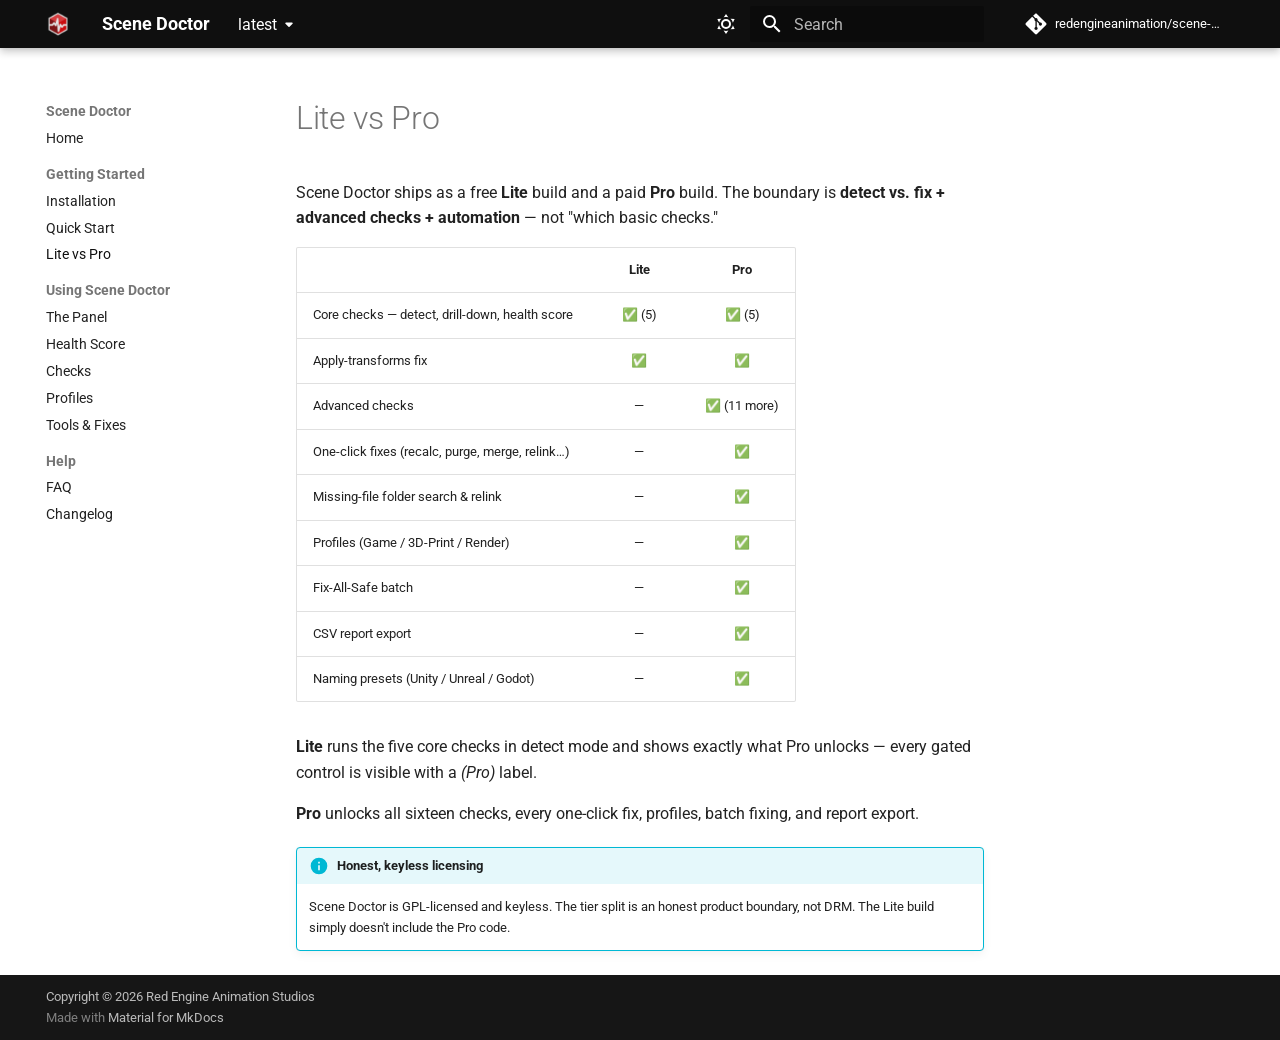
<file: latest/tiers/index.html>
<!doctype html>
<html lang="en" class="no-js">
  <head>
    
      <meta charset="utf-8">
      <meta name="viewport" content="width=device-width,initial-scale=1">
      
        <meta name="description" content="One-click scene diagnosis and cleanup for Blender.">
      
      
        <meta name="author" content="Red Engine Animation Studios">
      
      
        <link rel="canonical" href="https://redengineanimation.github.io/scene-doctor/latest/tiers/">
      
      
        <link rel="prev" href="../quick-start/">
      
      
        <link rel="next" href="../interface/">
      
      
        
      
      
      <link rel="icon" href="../assets/logo.png">
      <meta name="generator" content="mkdocs-1.6.1, mkdocs-material-9.7.6">
    
    
      
        <title>Lite vs Pro - Scene Doctor</title>
      
    
    
      <link rel="stylesheet" href="../assets/stylesheets/main.484c7ddc.min.css">
      
        
        <link rel="stylesheet" href="../assets/stylesheets/palette.ab4e12ef.min.css">
      
      


    
    
      
    
    
      
        
        
        <link rel="preconnect" href="https://fonts.gstatic.com" crossorigin>
        <link rel="stylesheet" href="https://fonts.googleapis.com/css?family=Roboto:300,300i,400,400i,700,700i%7CRoboto+Mono:400,400i,700,700i&display=fallback">
        <style>:root{--md-text-font:"Roboto";--md-code-font:"Roboto Mono"}</style>
      
    
    
      <link rel="stylesheet" href="../assets/extra.css">
    
    <script>__md_scope=new URL("..",location),__md_hash=e=>[...e].reduce(((e,_)=>(e<<5)-e+_.charCodeAt(0)),0),__md_get=(e,_=localStorage,t=__md_scope)=>JSON.parse(_.getItem(t.pathname+"."+e)),__md_set=(e,_,t=localStorage,a=__md_scope)=>{try{t.setItem(a.pathname+"."+e,JSON.stringify(_))}catch(e){}}</script>
    
      

    
    
  </head>
  
  
    
    
      
    
    
    
    
    <body dir="ltr" data-md-color-scheme="slate" data-md-color-primary="custom" data-md-color-accent="red">
  
    
    <input class="md-toggle" data-md-toggle="drawer" type="checkbox" id="__drawer" autocomplete="off">
    <input class="md-toggle" data-md-toggle="search" type="checkbox" id="__search" autocomplete="off">
    <label class="md-overlay" for="__drawer"></label>
    <div data-md-component="skip">
      
        
        <a href="#lite-vs-pro" class="md-skip">
          Skip to content
        </a>
      
    </div>
    <div data-md-component="announce">
      
    </div>
    
      <div data-md-color-scheme="default" data-md-component="outdated" hidden>
        
      </div>
    
    
      

  

<header class="md-header md-header--shadow" data-md-component="header">
  <nav class="md-header__inner md-grid" aria-label="Header">
    <a href=".." title="Scene Doctor" class="md-header__button md-logo" aria-label="Scene Doctor" data-md-component="logo">
      
  <img src="../assets/logo.png" alt="logo">

    </a>
    <label class="md-header__button md-icon" for="__drawer">
      
      <svg xmlns="http://www.w3.org/2000/svg" viewBox="0 0 24 24"><path d="M3 6h18v2H3zm0 5h18v2H3zm0 5h18v2H3z"/></svg>
    </label>
    <div class="md-header__title" data-md-component="header-title">
      <div class="md-header__ellipsis">
        <div class="md-header__topic">
          <span class="md-ellipsis">
            Scene Doctor
          </span>
        </div>
        <div class="md-header__topic" data-md-component="header-topic">
          <span class="md-ellipsis">
            
              Lite vs Pro
            
          </span>
        </div>
      </div>
    </div>
    
      
        <form class="md-header__option" data-md-component="palette">
  
    
    
    
    <input class="md-option" data-md-color-media="(prefers-color-scheme: dark)" data-md-color-scheme="slate" data-md-color-primary="custom" data-md-color-accent="red"  aria-label="Switch to light mode"  type="radio" name="__palette" id="__palette_0">
    
      <label class="md-header__button md-icon" title="Switch to light mode" for="__palette_1" hidden>
        <svg xmlns="http://www.w3.org/2000/svg" viewBox="0 0 24 24"><path d="m17.75 4.09-2.53 1.94.91 3.06-2.63-1.81-2.63 1.81.91-3.06-2.53-1.94L12.44 4l1.06-3 1.06 3zm3.5 6.91-1.64 1.25.59 1.98-1.7-1.17-1.7 1.17.59-1.98L15.75 11l2.06-.05L18.5 9l.69 1.95zm-2.28 4.95c.83-.08 1.72 1.1 1.19 1.85-.32.45-.66.87-1.08 1.27C15.17 23 8.84 23 4.94 19.07c-3.91-3.9-3.91-10.24 0-14.14.4-.4.82-.76 1.27-1.08.75-.53 1.93.36 1.85 1.19-.27 2.86.69 5.83 2.89 8.02a9.96 9.96 0 0 0 8.02 2.89m-1.64 2.02a12.08 12.08 0 0 1-7.8-3.47c-2.17-2.19-3.33-5-3.49-7.82-2.81 3.14-2.7 7.96.31 10.98 3.02 3.01 7.84 3.12 10.98.31"/></svg>
      </label>
    
  
    
    
    
    <input class="md-option" data-md-color-media="(prefers-color-scheme: light)" data-md-color-scheme="default" data-md-color-primary="custom" data-md-color-accent="red"  aria-label="Switch to dark mode"  type="radio" name="__palette" id="__palette_1">
    
      <label class="md-header__button md-icon" title="Switch to dark mode" for="__palette_0" hidden>
        <svg xmlns="http://www.w3.org/2000/svg" viewBox="0 0 24 24"><path d="M12 7a5 5 0 0 1 5 5 5 5 0 0 1-5 5 5 5 0 0 1-5-5 5 5 0 0 1 5-5m0 2a3 3 0 0 0-3 3 3 3 0 0 0 3 3 3 3 0 0 0 3-3 3 3 0 0 0-3-3m0-7 2.39 3.42C13.65 5.15 12.84 5 12 5s-1.65.15-2.39.42zM3.34 7l4.16-.35A7.2 7.2 0 0 0 5.94 8.5c-.44.74-.69 1.5-.83 2.29zm.02 10 1.76-3.77a7.131 7.131 0 0 0 2.38 4.14zM20.65 7l-1.77 3.79a7.02 7.02 0 0 0-2.38-4.15zm-.01 10-4.14.36c.59-.51 1.12-1.14 1.54-1.86.42-.73.69-1.5.83-2.29zM12 22l-2.41-3.44c.74.27 1.55.44 2.41.44.82 0 1.63-.17 2.37-.44z"/></svg>
      </label>
    
  
</form>
      
    
    
      <script>var palette=__md_get("__palette");if(palette&&palette.color){if("(prefers-color-scheme)"===palette.color.media){var media=matchMedia("(prefers-color-scheme: light)"),input=document.querySelector(media.matches?"[data-md-color-media='(prefers-color-scheme: light)']":"[data-md-color-media='(prefers-color-scheme: dark)']");palette.color.media=input.getAttribute("data-md-color-media"),palette.color.scheme=input.getAttribute("data-md-color-scheme"),palette.color.primary=input.getAttribute("data-md-color-primary"),palette.color.accent=input.getAttribute("data-md-color-accent")}for(var[key,value]of Object.entries(palette.color))document.body.setAttribute("data-md-color-"+key,value)}</script>
    
    
    
      
      
        <label class="md-header__button md-icon" for="__search">
          
          <svg xmlns="http://www.w3.org/2000/svg" viewBox="0 0 24 24"><path d="M9.5 3A6.5 6.5 0 0 1 16 9.5c0 1.61-.59 3.09-1.56 4.23l.27.27h.79l5 5-1.5 1.5-5-5v-.79l-.27-.27A6.52 6.52 0 0 1 9.5 16 6.5 6.5 0 0 1 3 9.5 6.5 6.5 0 0 1 9.5 3m0 2C7 5 5 7 5 9.5S7 14 9.5 14 14 12 14 9.5 12 5 9.5 5"/></svg>
        </label>
        <div class="md-search" data-md-component="search" role="dialog">
  <label class="md-search__overlay" for="__search"></label>
  <div class="md-search__inner" role="search">
    <form class="md-search__form" name="search">
      <input type="text" class="md-search__input" name="query" aria-label="Search" placeholder="Search" autocapitalize="off" autocorrect="off" autocomplete="off" spellcheck="false" data-md-component="search-query" required>
      <label class="md-search__icon md-icon" for="__search">
        
        <svg xmlns="http://www.w3.org/2000/svg" viewBox="0 0 24 24"><path d="M9.5 3A6.5 6.5 0 0 1 16 9.5c0 1.61-.59 3.09-1.56 4.23l.27.27h.79l5 5-1.5 1.5-5-5v-.79l-.27-.27A6.52 6.52 0 0 1 9.5 16 6.5 6.5 0 0 1 3 9.5 6.5 6.5 0 0 1 9.5 3m0 2C7 5 5 7 5 9.5S7 14 9.5 14 14 12 14 9.5 12 5 9.5 5"/></svg>
        
        <svg xmlns="http://www.w3.org/2000/svg" viewBox="0 0 24 24"><path d="M20 11v2H8l5.5 5.5-1.42 1.42L4.16 12l7.92-7.92L13.5 5.5 8 11z"/></svg>
      </label>
      <nav class="md-search__options" aria-label="Search">
        
        <button type="reset" class="md-search__icon md-icon" title="Clear" aria-label="Clear" tabindex="-1">
          
          <svg xmlns="http://www.w3.org/2000/svg" viewBox="0 0 24 24"><path d="M19 6.41 17.59 5 12 10.59 6.41 5 5 6.41 10.59 12 5 17.59 6.41 19 12 13.41 17.59 19 19 17.59 13.41 12z"/></svg>
        </button>
      </nav>
      
        <div class="md-search__suggest" data-md-component="search-suggest"></div>
      
    </form>
    <div class="md-search__output">
      <div class="md-search__scrollwrap" tabindex="0" data-md-scrollfix>
        <div class="md-search-result" data-md-component="search-result">
          <div class="md-search-result__meta">
            Initializing search
          </div>
          <ol class="md-search-result__list" role="presentation"></ol>
        </div>
      </div>
    </div>
  </div>
</div>
      
    
    
      <div class="md-header__source">
        <a href="https://github.com/redengineanimation/scene-doctor" title="Go to repository" class="md-source" data-md-component="source">
  <div class="md-source__icon md-icon">
    
    <svg xmlns="http://www.w3.org/2000/svg" viewBox="0 0 448 512"><!--! Font Awesome Free 7.1.0 by @fontawesome - https://fontawesome.com License - https://fontawesome.com/license/free (Icons: CC BY 4.0, Fonts: SIL OFL 1.1, Code: MIT License) Copyright 2025 Fonticons, Inc.--><path d="M439.6 236.1 244 40.5c-5.4-5.5-12.8-8.5-20.4-8.5s-15 3-20.4 8.4L162.5 81l51.5 51.5c27.1-9.1 52.7 16.8 43.4 43.7l49.7 49.7c34.2-11.8 61.2 31 35.5 56.7-26.5 26.5-70.2-2.9-56-37.3L240.3 199v121.9c25.3 12.5 22.3 41.8 9.1 55-6.4 6.4-15.2 10.1-24.3 10.1s-17.8-3.6-24.3-10.1c-17.6-17.6-11.1-46.9 11.2-56v-123c-20.8-8.5-24.6-30.7-18.6-45L142.6 101 8.5 235.1C3 240.6 0 247.9 0 255.5s3 15 8.5 20.4l195.6 195.7c5.4 5.4 12.7 8.4 20.4 8.4s15-3 20.4-8.4l194.7-194.7c5.4-5.4 8.4-12.8 8.4-20.4s-3-15-8.4-20.4"/></svg>
  </div>
  <div class="md-source__repository">
    redengineanimation/scene-doctor
  </div>
</a>
      </div>
    
  </nav>
  
</header>
    
    <div class="md-container" data-md-component="container">
      
      
        
          
        
      
      <main class="md-main" data-md-component="main">
        <div class="md-main__inner md-grid">
          
            
              
              <div class="md-sidebar md-sidebar--primary" data-md-component="sidebar" data-md-type="navigation" >
                <div class="md-sidebar__scrollwrap">
                  <div class="md-sidebar__inner">
                    



<nav class="md-nav md-nav--primary" aria-label="Navigation" data-md-level="0">
  <label class="md-nav__title" for="__drawer">
    <a href=".." title="Scene Doctor" class="md-nav__button md-logo" aria-label="Scene Doctor" data-md-component="logo">
      
  <img src="../assets/logo.png" alt="logo">

    </a>
    Scene Doctor
  </label>
  
    <div class="md-nav__source">
      <a href="https://github.com/redengineanimation/scene-doctor" title="Go to repository" class="md-source" data-md-component="source">
  <div class="md-source__icon md-icon">
    
    <svg xmlns="http://www.w3.org/2000/svg" viewBox="0 0 448 512"><!--! Font Awesome Free 7.1.0 by @fontawesome - https://fontawesome.com License - https://fontawesome.com/license/free (Icons: CC BY 4.0, Fonts: SIL OFL 1.1, Code: MIT License) Copyright 2025 Fonticons, Inc.--><path d="M439.6 236.1 244 40.5c-5.4-5.5-12.8-8.5-20.4-8.5s-15 3-20.4 8.4L162.5 81l51.5 51.5c27.1-9.1 52.7 16.8 43.4 43.7l49.7 49.7c34.2-11.8 61.2 31 35.5 56.7-26.5 26.5-70.2-2.9-56-37.3L240.3 199v121.9c25.3 12.5 22.3 41.8 9.1 55-6.4 6.4-15.2 10.1-24.3 10.1s-17.8-3.6-24.3-10.1c-17.6-17.6-11.1-46.9 11.2-56v-123c-20.8-8.5-24.6-30.7-18.6-45L142.6 101 8.5 235.1C3 240.6 0 247.9 0 255.5s3 15 8.5 20.4l195.6 195.7c5.4 5.4 12.7 8.4 20.4 8.4s15-3 20.4-8.4l194.7-194.7c5.4-5.4 8.4-12.8 8.4-20.4s-3-15-8.4-20.4"/></svg>
  </div>
  <div class="md-source__repository">
    redengineanimation/scene-doctor
  </div>
</a>
    </div>
  
  <ul class="md-nav__list" data-md-scrollfix>
    
      
      
  
  
  
  
    <li class="md-nav__item">
      <a href=".." class="md-nav__link">
        
  
  
  <span class="md-ellipsis">
    
  
    Home
  

    
  </span>
  
  

      </a>
    </li>
  

    
      
      
  
  
    
  
  
  
    
    
    
    
      
        
        
      
    
    
    <li class="md-nav__item md-nav__item--active md-nav__item--section md-nav__item--nested">
      
        
        
        <input class="md-nav__toggle md-toggle " type="checkbox" id="__nav_2" checked>
        
          
          <label class="md-nav__link" for="__nav_2" id="__nav_2_label" tabindex="">
            
  
  
  <span class="md-ellipsis">
    
  
    Getting Started
  

    
  </span>
  
  

            <span class="md-nav__icon md-icon"></span>
          </label>
        
        <nav class="md-nav" data-md-level="1" aria-labelledby="__nav_2_label" aria-expanded="true">
          <label class="md-nav__title" for="__nav_2">
            <span class="md-nav__icon md-icon"></span>
            
  
    Getting Started
  

          </label>
          <ul class="md-nav__list" data-md-scrollfix>
            
              
                
  
  
  
  
    <li class="md-nav__item">
      <a href="../installation/" class="md-nav__link">
        
  
  
  <span class="md-ellipsis">
    
  
    Installation
  

    
  </span>
  
  

      </a>
    </li>
  

              
            
              
                
  
  
  
  
    <li class="md-nav__item">
      <a href="../quick-start/" class="md-nav__link">
        
  
  
  <span class="md-ellipsis">
    
  
    Quick Start
  

    
  </span>
  
  

      </a>
    </li>
  

              
            
              
                
  
  
    
  
  
  
    <li class="md-nav__item md-nav__item--active">
      
      <input class="md-nav__toggle md-toggle" type="checkbox" id="__toc">
      
      
        
      
      
      <a href="./" class="md-nav__link md-nav__link--active">
        
  
  
  <span class="md-ellipsis">
    
  
    Lite vs Pro
  

    
  </span>
  
  

      </a>
      
    </li>
  

              
            
          </ul>
        </nav>
      
    </li>
  

    
      
      
  
  
  
  
    
    
    
    
      
        
        
      
    
    
    <li class="md-nav__item md-nav__item--section md-nav__item--nested">
      
        
        
        <input class="md-nav__toggle md-toggle " type="checkbox" id="__nav_3" >
        
          
          <label class="md-nav__link" for="__nav_3" id="__nav_3_label" tabindex="">
            
  
  
  <span class="md-ellipsis">
    
  
    Using Scene Doctor
  

    
  </span>
  
  

            <span class="md-nav__icon md-icon"></span>
          </label>
        
        <nav class="md-nav" data-md-level="1" aria-labelledby="__nav_3_label" aria-expanded="false">
          <label class="md-nav__title" for="__nav_3">
            <span class="md-nav__icon md-icon"></span>
            
  
    Using Scene Doctor
  

          </label>
          <ul class="md-nav__list" data-md-scrollfix>
            
              
                
  
  
  
  
    <li class="md-nav__item">
      <a href="../interface/" class="md-nav__link">
        
  
  
  <span class="md-ellipsis">
    
  
    The Panel
  

    
  </span>
  
  

      </a>
    </li>
  

              
            
              
                
  
  
  
  
    <li class="md-nav__item">
      <a href="../health-score/" class="md-nav__link">
        
  
  
  <span class="md-ellipsis">
    
  
    Health Score
  

    
  </span>
  
  

      </a>
    </li>
  

              
            
              
                
  
  
  
  
    <li class="md-nav__item">
      <a href="../checks/" class="md-nav__link">
        
  
  
  <span class="md-ellipsis">
    
  
    Checks
  

    
  </span>
  
  

      </a>
    </li>
  

              
            
              
                
  
  
  
  
    <li class="md-nav__item">
      <a href="../profiles/" class="md-nav__link">
        
  
  
  <span class="md-ellipsis">
    
  
    Profiles
  

    
  </span>
  
  

      </a>
    </li>
  

              
            
              
                
  
  
  
  
    <li class="md-nav__item">
      <a href="../tools/" class="md-nav__link">
        
  
  
  <span class="md-ellipsis">
    
  
    Tools & Fixes
  

    
  </span>
  
  

      </a>
    </li>
  

              
            
          </ul>
        </nav>
      
    </li>
  

    
      
      
  
  
  
  
    
    
    
    
      
        
        
      
    
    
    <li class="md-nav__item md-nav__item--section md-nav__item--nested">
      
        
        
        <input class="md-nav__toggle md-toggle " type="checkbox" id="__nav_4" >
        
          
          <label class="md-nav__link" for="__nav_4" id="__nav_4_label" tabindex="">
            
  
  
  <span class="md-ellipsis">
    
  
    Help
  

    
  </span>
  
  

            <span class="md-nav__icon md-icon"></span>
          </label>
        
        <nav class="md-nav" data-md-level="1" aria-labelledby="__nav_4_label" aria-expanded="false">
          <label class="md-nav__title" for="__nav_4">
            <span class="md-nav__icon md-icon"></span>
            
  
    Help
  

          </label>
          <ul class="md-nav__list" data-md-scrollfix>
            
              
                
  
  
  
  
    <li class="md-nav__item">
      <a href="../faq/" class="md-nav__link">
        
  
  
  <span class="md-ellipsis">
    
  
    FAQ
  

    
  </span>
  
  

      </a>
    </li>
  

              
            
              
                
  
  
  
  
    <li class="md-nav__item">
      <a href="../changelog/" class="md-nav__link">
        
  
  
  <span class="md-ellipsis">
    
  
    Changelog
  

    
  </span>
  
  

      </a>
    </li>
  

              
            
          </ul>
        </nav>
      
    </li>
  

    
  </ul>
</nav>
                  </div>
                </div>
              </div>
            
            
              
              <div class="md-sidebar md-sidebar--secondary" data-md-component="sidebar" data-md-type="toc" >
                <div class="md-sidebar__scrollwrap">
                  <div class="md-sidebar__inner">
                    

<nav class="md-nav md-nav--secondary" aria-label="Table of contents">
  
  
  
    
  
  
</nav>
                  </div>
                </div>
              </div>
            
          
          
            <div class="md-content" data-md-component="content">
              
              <article class="md-content__inner md-typeset">
                
                  


  
  


<h1 id="lite-vs-pro">Lite vs Pro<a class="headerlink" href="#lite-vs-pro" title="Permanent link">&para;</a></h1>
<p>Scene Doctor ships as a free <strong>Lite</strong> build and a paid <strong>Pro</strong> build. The
boundary is <strong>detect vs. fix + advanced checks + automation</strong> — not
"which basic checks."</p>
<table>
<thead>
<tr>
<th></th>
<th style="text-align: center;">Lite</th>
<th style="text-align: center;">Pro</th>
</tr>
</thead>
<tbody>
<tr>
<td>Core checks — detect, drill-down, health score</td>
<td style="text-align: center;">✅ (5)</td>
<td style="text-align: center;">✅ (5)</td>
</tr>
<tr>
<td>Apply-transforms fix</td>
<td style="text-align: center;">✅</td>
<td style="text-align: center;">✅</td>
</tr>
<tr>
<td>Advanced checks</td>
<td style="text-align: center;">—</td>
<td style="text-align: center;">✅ (11 more)</td>
</tr>
<tr>
<td>One-click fixes (recalc, purge, merge, relink…)</td>
<td style="text-align: center;">—</td>
<td style="text-align: center;">✅</td>
</tr>
<tr>
<td>Missing-file folder search &amp; relink</td>
<td style="text-align: center;">—</td>
<td style="text-align: center;">✅</td>
</tr>
<tr>
<td>Profiles (Game / 3D-Print / Render)</td>
<td style="text-align: center;">—</td>
<td style="text-align: center;">✅</td>
</tr>
<tr>
<td>Fix-All-Safe batch</td>
<td style="text-align: center;">—</td>
<td style="text-align: center;">✅</td>
</tr>
<tr>
<td>CSV report export</td>
<td style="text-align: center;">—</td>
<td style="text-align: center;">✅</td>
</tr>
<tr>
<td>Naming presets (Unity / Unreal / Godot)</td>
<td style="text-align: center;">—</td>
<td style="text-align: center;">✅</td>
</tr>
</tbody>
</table>
<p><strong>Lite</strong> runs the five core checks in detect mode and shows exactly what
Pro unlocks — every gated control is visible with a <em>(Pro)</em> label.</p>
<p><strong>Pro</strong> unlocks all sixteen checks, every one-click fix, profiles,
batch fixing, and report export.</p>
<div class="admonition info">
<p class="admonition-title">Honest, keyless licensing</p>
<p>Scene Doctor is GPL-licensed and keyless. The tier split is an honest
product boundary, not DRM. The Lite build simply doesn't include the
Pro code.</p>
</div>












                
              </article>
            </div>
          
          
<script>var target=document.getElementById(location.hash.slice(1));target&&target.name&&(target.checked=target.name.startsWith("__tabbed_"))</script>
        </div>
        
          <button type="button" class="md-top md-icon" data-md-component="top" hidden>
  
  <svg xmlns="http://www.w3.org/2000/svg" viewBox="0 0 24 24"><path d="M13 20h-2V8l-5.5 5.5-1.42-1.42L12 4.16l7.92 7.92-1.42 1.42L13 8z"/></svg>
  Back to top
</button>
        
      </main>
      
        <footer class="md-footer">
  
  <div class="md-footer-meta md-typeset">
    <div class="md-footer-meta__inner md-grid">
      <div class="md-copyright">
  
    <div class="md-copyright__highlight">
      Copyright &copy; 2026 Red Engine Animation Studios
    </div>
  
  
    Made with
    <a href="https://squidfunk.github.io/mkdocs-material/" target="_blank" rel="noopener">
      Material for MkDocs
    </a>
  
</div>
      
    </div>
  </div>
</footer>
      
    </div>
    <div class="md-dialog" data-md-component="dialog">
      <div class="md-dialog__inner md-typeset"></div>
    </div>
    
    
    
      
      
      <script id="__config" type="application/json">{"annotate": null, "base": "..", "features": ["navigation.instant", "navigation.tracking", "navigation.sections", "navigation.top", "toc.follow", "search.suggest", "search.highlight", "content.code.copy"], "search": "../assets/javascripts/workers/search.2c215733.min.js", "tags": null, "translations": {"clipboard.copied": "Copied to clipboard", "clipboard.copy": "Copy to clipboard", "search.result.more.one": "1 more on this page", "search.result.more.other": "# more on this page", "search.result.none": "No matching documents", "search.result.one": "1 matching document", "search.result.other": "# matching documents", "search.result.placeholder": "Type to start searching", "search.result.term.missing": "Missing", "select.version": "Select version"}, "version": {"provider": "mike"}}</script>
    
    
      <script src="../assets/javascripts/bundle.79ae519e.min.js"></script>
      
    
  </body>
</html>
</file>
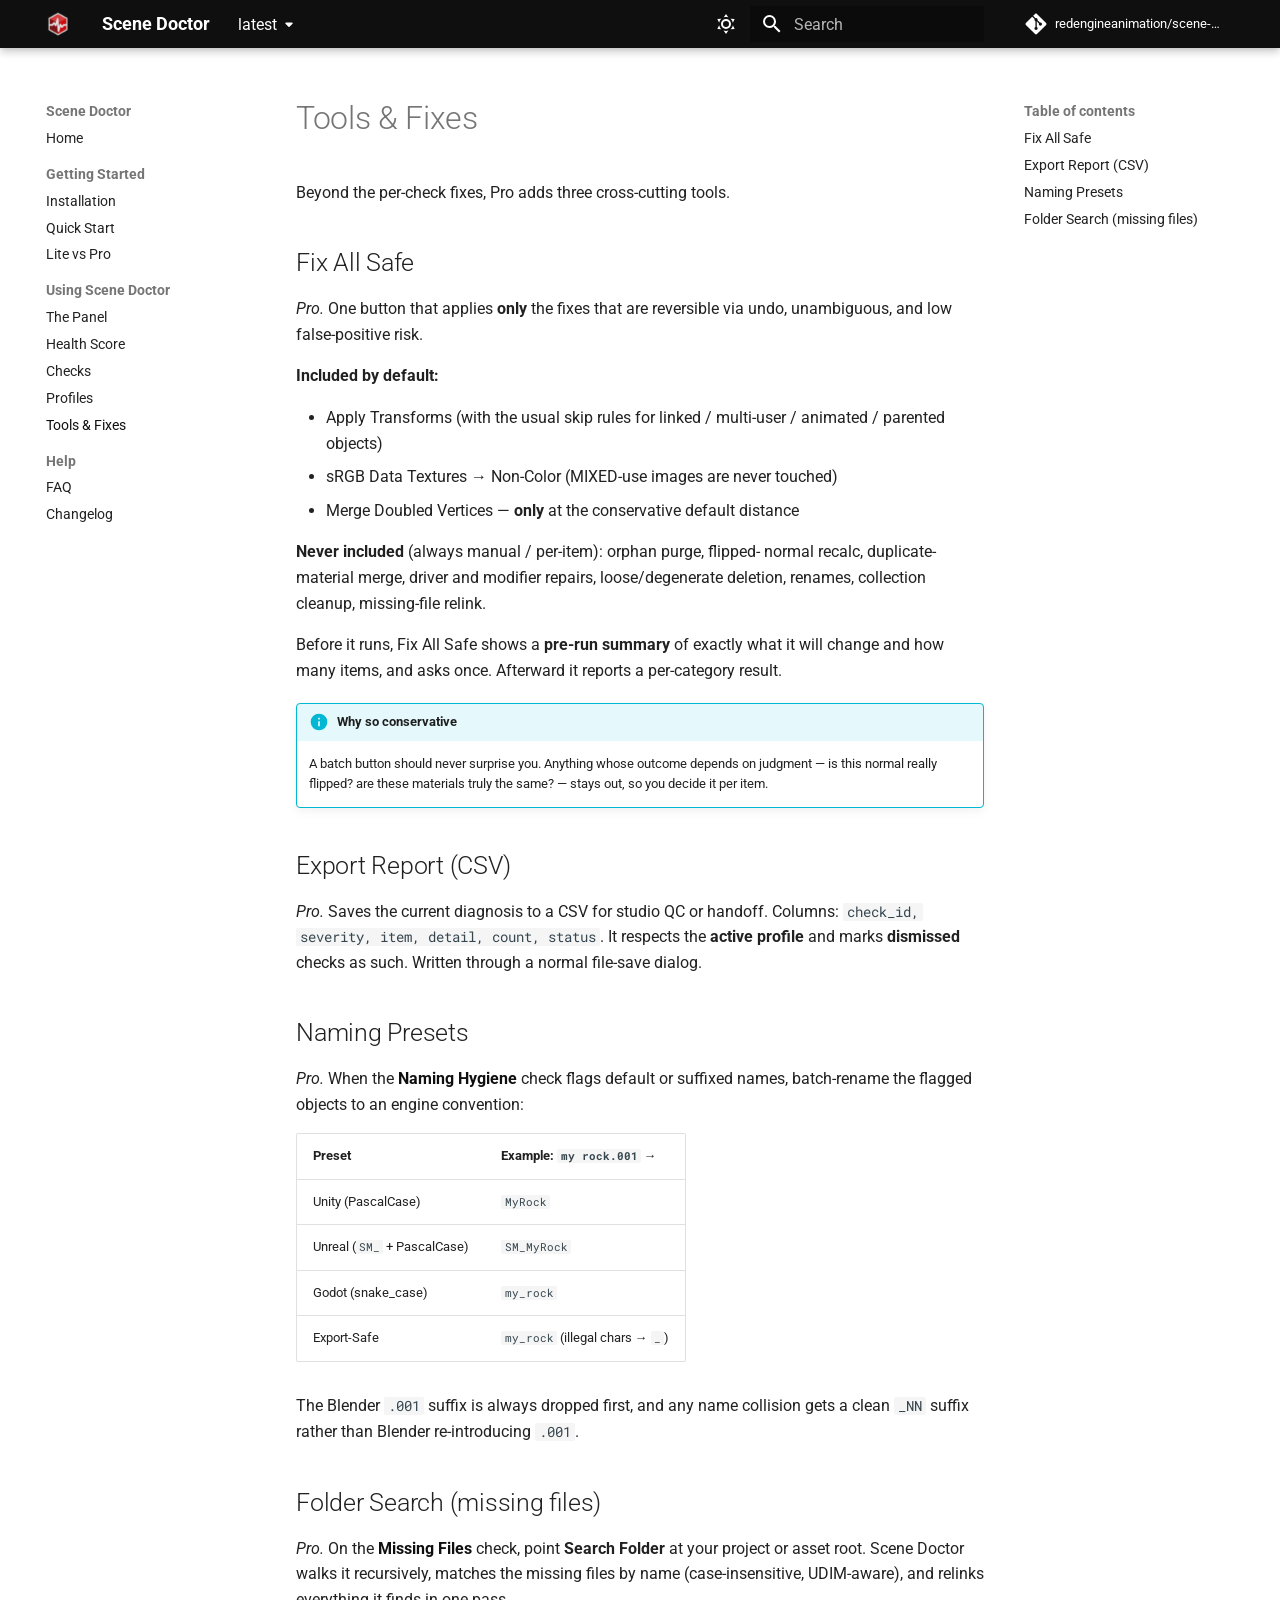
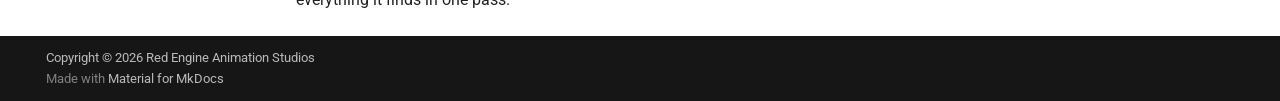
<file: latest/tools/index.html>
<!doctype html>
<html lang="en" class="no-js">
  <head>
    
      <meta charset="utf-8">
      <meta name="viewport" content="width=device-width,initial-scale=1">
      
        <meta name="description" content="One-click scene diagnosis and cleanup for Blender.">
      
      
        <meta name="author" content="Red Engine Animation Studios">
      
      
        <link rel="canonical" href="https://redengineanimation.github.io/scene-doctor/latest/tools/">
      
      
        <link rel="prev" href="../profiles/">
      
      
        <link rel="next" href="../faq/">
      
      
        
      
      
      <link rel="icon" href="../assets/logo.png">
      <meta name="generator" content="mkdocs-1.6.1, mkdocs-material-9.7.6">
    
    
      
        <title>Tools & Fixes - Scene Doctor</title>
      
    
    
      <link rel="stylesheet" href="../assets/stylesheets/main.484c7ddc.min.css">
      
        
        <link rel="stylesheet" href="../assets/stylesheets/palette.ab4e12ef.min.css">
      
      


    
    
      
    
    
      
        
        
        <link rel="preconnect" href="https://fonts.gstatic.com" crossorigin>
        <link rel="stylesheet" href="https://fonts.googleapis.com/css?family=Roboto:300,300i,400,400i,700,700i%7CRoboto+Mono:400,400i,700,700i&display=fallback">
        <style>:root{--md-text-font:"Roboto";--md-code-font:"Roboto Mono"}</style>
      
    
    
      <link rel="stylesheet" href="../assets/extra.css">
    
    <script>__md_scope=new URL("..",location),__md_hash=e=>[...e].reduce(((e,_)=>(e<<5)-e+_.charCodeAt(0)),0),__md_get=(e,_=localStorage,t=__md_scope)=>JSON.parse(_.getItem(t.pathname+"."+e)),__md_set=(e,_,t=localStorage,a=__md_scope)=>{try{t.setItem(a.pathname+"."+e,JSON.stringify(_))}catch(e){}}</script>
    
      

    
    
  </head>
  
  
    
    
      
    
    
    
    
    <body dir="ltr" data-md-color-scheme="slate" data-md-color-primary="custom" data-md-color-accent="red">
  
    
    <input class="md-toggle" data-md-toggle="drawer" type="checkbox" id="__drawer" autocomplete="off">
    <input class="md-toggle" data-md-toggle="search" type="checkbox" id="__search" autocomplete="off">
    <label class="md-overlay" for="__drawer"></label>
    <div data-md-component="skip">
      
        
        <a href="#tools-fixes" class="md-skip">
          Skip to content
        </a>
      
    </div>
    <div data-md-component="announce">
      
    </div>
    
      <div data-md-color-scheme="default" data-md-component="outdated" hidden>
        
      </div>
    
    
      

  

<header class="md-header md-header--shadow" data-md-component="header">
  <nav class="md-header__inner md-grid" aria-label="Header">
    <a href=".." title="Scene Doctor" class="md-header__button md-logo" aria-label="Scene Doctor" data-md-component="logo">
      
  <img src="../assets/logo.png" alt="logo">

    </a>
    <label class="md-header__button md-icon" for="__drawer">
      
      <svg xmlns="http://www.w3.org/2000/svg" viewBox="0 0 24 24"><path d="M3 6h18v2H3zm0 5h18v2H3zm0 5h18v2H3z"/></svg>
    </label>
    <div class="md-header__title" data-md-component="header-title">
      <div class="md-header__ellipsis">
        <div class="md-header__topic">
          <span class="md-ellipsis">
            Scene Doctor
          </span>
        </div>
        <div class="md-header__topic" data-md-component="header-topic">
          <span class="md-ellipsis">
            
              Tools & Fixes
            
          </span>
        </div>
      </div>
    </div>
    
      
        <form class="md-header__option" data-md-component="palette">
  
    
    
    
    <input class="md-option" data-md-color-media="(prefers-color-scheme: dark)" data-md-color-scheme="slate" data-md-color-primary="custom" data-md-color-accent="red"  aria-label="Switch to light mode"  type="radio" name="__palette" id="__palette_0">
    
      <label class="md-header__button md-icon" title="Switch to light mode" for="__palette_1" hidden>
        <svg xmlns="http://www.w3.org/2000/svg" viewBox="0 0 24 24"><path d="m17.75 4.09-2.53 1.94.91 3.06-2.63-1.81-2.63 1.81.91-3.06-2.53-1.94L12.44 4l1.06-3 1.06 3zm3.5 6.91-1.64 1.25.59 1.98-1.7-1.17-1.7 1.17.59-1.98L15.75 11l2.06-.05L18.5 9l.69 1.95zm-2.28 4.95c.83-.08 1.72 1.1 1.19 1.85-.32.45-.66.87-1.08 1.27C15.17 23 8.84 23 4.94 19.07c-3.91-3.9-3.91-10.24 0-14.14.4-.4.82-.76 1.27-1.08.75-.53 1.93.36 1.85 1.19-.27 2.86.69 5.83 2.89 8.02a9.96 9.96 0 0 0 8.02 2.89m-1.64 2.02a12.08 12.08 0 0 1-7.8-3.47c-2.17-2.19-3.33-5-3.49-7.82-2.81 3.14-2.7 7.96.31 10.98 3.02 3.01 7.84 3.12 10.98.31"/></svg>
      </label>
    
  
    
    
    
    <input class="md-option" data-md-color-media="(prefers-color-scheme: light)" data-md-color-scheme="default" data-md-color-primary="custom" data-md-color-accent="red"  aria-label="Switch to dark mode"  type="radio" name="__palette" id="__palette_1">
    
      <label class="md-header__button md-icon" title="Switch to dark mode" for="__palette_0" hidden>
        <svg xmlns="http://www.w3.org/2000/svg" viewBox="0 0 24 24"><path d="M12 7a5 5 0 0 1 5 5 5 5 0 0 1-5 5 5 5 0 0 1-5-5 5 5 0 0 1 5-5m0 2a3 3 0 0 0-3 3 3 3 0 0 0 3 3 3 3 0 0 0 3-3 3 3 0 0 0-3-3m0-7 2.39 3.42C13.65 5.15 12.84 5 12 5s-1.65.15-2.39.42zM3.34 7l4.16-.35A7.2 7.2 0 0 0 5.94 8.5c-.44.74-.69 1.5-.83 2.29zm.02 10 1.76-3.77a7.131 7.131 0 0 0 2.38 4.14zM20.65 7l-1.77 3.79a7.02 7.02 0 0 0-2.38-4.15zm-.01 10-4.14.36c.59-.51 1.12-1.14 1.54-1.86.42-.73.69-1.5.83-2.29zM12 22l-2.41-3.44c.74.27 1.55.44 2.41.44.82 0 1.63-.17 2.37-.44z"/></svg>
      </label>
    
  
</form>
      
    
    
      <script>var palette=__md_get("__palette");if(palette&&palette.color){if("(prefers-color-scheme)"===palette.color.media){var media=matchMedia("(prefers-color-scheme: light)"),input=document.querySelector(media.matches?"[data-md-color-media='(prefers-color-scheme: light)']":"[data-md-color-media='(prefers-color-scheme: dark)']");palette.color.media=input.getAttribute("data-md-color-media"),palette.color.scheme=input.getAttribute("data-md-color-scheme"),palette.color.primary=input.getAttribute("data-md-color-primary"),palette.color.accent=input.getAttribute("data-md-color-accent")}for(var[key,value]of Object.entries(palette.color))document.body.setAttribute("data-md-color-"+key,value)}</script>
    
    
    
      
      
        <label class="md-header__button md-icon" for="__search">
          
          <svg xmlns="http://www.w3.org/2000/svg" viewBox="0 0 24 24"><path d="M9.5 3A6.5 6.5 0 0 1 16 9.5c0 1.61-.59 3.09-1.56 4.23l.27.27h.79l5 5-1.5 1.5-5-5v-.79l-.27-.27A6.52 6.52 0 0 1 9.5 16 6.5 6.5 0 0 1 3 9.5 6.5 6.5 0 0 1 9.5 3m0 2C7 5 5 7 5 9.5S7 14 9.5 14 14 12 14 9.5 12 5 9.5 5"/></svg>
        </label>
        <div class="md-search" data-md-component="search" role="dialog">
  <label class="md-search__overlay" for="__search"></label>
  <div class="md-search__inner" role="search">
    <form class="md-search__form" name="search">
      <input type="text" class="md-search__input" name="query" aria-label="Search" placeholder="Search" autocapitalize="off" autocorrect="off" autocomplete="off" spellcheck="false" data-md-component="search-query" required>
      <label class="md-search__icon md-icon" for="__search">
        
        <svg xmlns="http://www.w3.org/2000/svg" viewBox="0 0 24 24"><path d="M9.5 3A6.5 6.5 0 0 1 16 9.5c0 1.61-.59 3.09-1.56 4.23l.27.27h.79l5 5-1.5 1.5-5-5v-.79l-.27-.27A6.52 6.52 0 0 1 9.5 16 6.5 6.5 0 0 1 3 9.5 6.5 6.5 0 0 1 9.5 3m0 2C7 5 5 7 5 9.5S7 14 9.5 14 14 12 14 9.5 12 5 9.5 5"/></svg>
        
        <svg xmlns="http://www.w3.org/2000/svg" viewBox="0 0 24 24"><path d="M20 11v2H8l5.5 5.5-1.42 1.42L4.16 12l7.92-7.92L13.5 5.5 8 11z"/></svg>
      </label>
      <nav class="md-search__options" aria-label="Search">
        
        <button type="reset" class="md-search__icon md-icon" title="Clear" aria-label="Clear" tabindex="-1">
          
          <svg xmlns="http://www.w3.org/2000/svg" viewBox="0 0 24 24"><path d="M19 6.41 17.59 5 12 10.59 6.41 5 5 6.41 10.59 12 5 17.59 6.41 19 12 13.41 17.59 19 19 17.59 13.41 12z"/></svg>
        </button>
      </nav>
      
        <div class="md-search__suggest" data-md-component="search-suggest"></div>
      
    </form>
    <div class="md-search__output">
      <div class="md-search__scrollwrap" tabindex="0" data-md-scrollfix>
        <div class="md-search-result" data-md-component="search-result">
          <div class="md-search-result__meta">
            Initializing search
          </div>
          <ol class="md-search-result__list" role="presentation"></ol>
        </div>
      </div>
    </div>
  </div>
</div>
      
    
    
      <div class="md-header__source">
        <a href="https://github.com/redengineanimation/scene-doctor" title="Go to repository" class="md-source" data-md-component="source">
  <div class="md-source__icon md-icon">
    
    <svg xmlns="http://www.w3.org/2000/svg" viewBox="0 0 448 512"><!--! Font Awesome Free 7.1.0 by @fontawesome - https://fontawesome.com License - https://fontawesome.com/license/free (Icons: CC BY 4.0, Fonts: SIL OFL 1.1, Code: MIT License) Copyright 2025 Fonticons, Inc.--><path d="M439.6 236.1 244 40.5c-5.4-5.5-12.8-8.5-20.4-8.5s-15 3-20.4 8.4L162.5 81l51.5 51.5c27.1-9.1 52.7 16.8 43.4 43.7l49.7 49.7c34.2-11.8 61.2 31 35.5 56.7-26.5 26.5-70.2-2.9-56-37.3L240.3 199v121.9c25.3 12.5 22.3 41.8 9.1 55-6.4 6.4-15.2 10.1-24.3 10.1s-17.8-3.6-24.3-10.1c-17.6-17.6-11.1-46.9 11.2-56v-123c-20.8-8.5-24.6-30.7-18.6-45L142.6 101 8.5 235.1C3 240.6 0 247.9 0 255.5s3 15 8.5 20.4l195.6 195.7c5.4 5.4 12.7 8.4 20.4 8.4s15-3 20.4-8.4l194.7-194.7c5.4-5.4 8.4-12.8 8.4-20.4s-3-15-8.4-20.4"/></svg>
  </div>
  <div class="md-source__repository">
    redengineanimation/scene-doctor
  </div>
</a>
      </div>
    
  </nav>
  
</header>
    
    <div class="md-container" data-md-component="container">
      
      
        
          
        
      
      <main class="md-main" data-md-component="main">
        <div class="md-main__inner md-grid">
          
            
              
              <div class="md-sidebar md-sidebar--primary" data-md-component="sidebar" data-md-type="navigation" >
                <div class="md-sidebar__scrollwrap">
                  <div class="md-sidebar__inner">
                    



<nav class="md-nav md-nav--primary" aria-label="Navigation" data-md-level="0">
  <label class="md-nav__title" for="__drawer">
    <a href=".." title="Scene Doctor" class="md-nav__button md-logo" aria-label="Scene Doctor" data-md-component="logo">
      
  <img src="../assets/logo.png" alt="logo">

    </a>
    Scene Doctor
  </label>
  
    <div class="md-nav__source">
      <a href="https://github.com/redengineanimation/scene-doctor" title="Go to repository" class="md-source" data-md-component="source">
  <div class="md-source__icon md-icon">
    
    <svg xmlns="http://www.w3.org/2000/svg" viewBox="0 0 448 512"><!--! Font Awesome Free 7.1.0 by @fontawesome - https://fontawesome.com License - https://fontawesome.com/license/free (Icons: CC BY 4.0, Fonts: SIL OFL 1.1, Code: MIT License) Copyright 2025 Fonticons, Inc.--><path d="M439.6 236.1 244 40.5c-5.4-5.5-12.8-8.5-20.4-8.5s-15 3-20.4 8.4L162.5 81l51.5 51.5c27.1-9.1 52.7 16.8 43.4 43.7l49.7 49.7c34.2-11.8 61.2 31 35.5 56.7-26.5 26.5-70.2-2.9-56-37.3L240.3 199v121.9c25.3 12.5 22.3 41.8 9.1 55-6.4 6.4-15.2 10.1-24.3 10.1s-17.8-3.6-24.3-10.1c-17.6-17.6-11.1-46.9 11.2-56v-123c-20.8-8.5-24.6-30.7-18.6-45L142.6 101 8.5 235.1C3 240.6 0 247.9 0 255.5s3 15 8.5 20.4l195.6 195.7c5.4 5.4 12.7 8.4 20.4 8.4s15-3 20.4-8.4l194.7-194.7c5.4-5.4 8.4-12.8 8.4-20.4s-3-15-8.4-20.4"/></svg>
  </div>
  <div class="md-source__repository">
    redengineanimation/scene-doctor
  </div>
</a>
    </div>
  
  <ul class="md-nav__list" data-md-scrollfix>
    
      
      
  
  
  
  
    <li class="md-nav__item">
      <a href=".." class="md-nav__link">
        
  
  
  <span class="md-ellipsis">
    
  
    Home
  

    
  </span>
  
  

      </a>
    </li>
  

    
      
      
  
  
  
  
    
    
    
    
      
        
        
      
    
    
    <li class="md-nav__item md-nav__item--section md-nav__item--nested">
      
        
        
        <input class="md-nav__toggle md-toggle " type="checkbox" id="__nav_2" >
        
          
          <label class="md-nav__link" for="__nav_2" id="__nav_2_label" tabindex="">
            
  
  
  <span class="md-ellipsis">
    
  
    Getting Started
  

    
  </span>
  
  

            <span class="md-nav__icon md-icon"></span>
          </label>
        
        <nav class="md-nav" data-md-level="1" aria-labelledby="__nav_2_label" aria-expanded="false">
          <label class="md-nav__title" for="__nav_2">
            <span class="md-nav__icon md-icon"></span>
            
  
    Getting Started
  

          </label>
          <ul class="md-nav__list" data-md-scrollfix>
            
              
                
  
  
  
  
    <li class="md-nav__item">
      <a href="../installation/" class="md-nav__link">
        
  
  
  <span class="md-ellipsis">
    
  
    Installation
  

    
  </span>
  
  

      </a>
    </li>
  

              
            
              
                
  
  
  
  
    <li class="md-nav__item">
      <a href="../quick-start/" class="md-nav__link">
        
  
  
  <span class="md-ellipsis">
    
  
    Quick Start
  

    
  </span>
  
  

      </a>
    </li>
  

              
            
              
                
  
  
  
  
    <li class="md-nav__item">
      <a href="../tiers/" class="md-nav__link">
        
  
  
  <span class="md-ellipsis">
    
  
    Lite vs Pro
  

    
  </span>
  
  

      </a>
    </li>
  

              
            
          </ul>
        </nav>
      
    </li>
  

    
      
      
  
  
    
  
  
  
    
    
    
    
      
        
        
      
    
    
    <li class="md-nav__item md-nav__item--active md-nav__item--section md-nav__item--nested">
      
        
        
        <input class="md-nav__toggle md-toggle " type="checkbox" id="__nav_3" checked>
        
          
          <label class="md-nav__link" for="__nav_3" id="__nav_3_label" tabindex="">
            
  
  
  <span class="md-ellipsis">
    
  
    Using Scene Doctor
  

    
  </span>
  
  

            <span class="md-nav__icon md-icon"></span>
          </label>
        
        <nav class="md-nav" data-md-level="1" aria-labelledby="__nav_3_label" aria-expanded="true">
          <label class="md-nav__title" for="__nav_3">
            <span class="md-nav__icon md-icon"></span>
            
  
    Using Scene Doctor
  

          </label>
          <ul class="md-nav__list" data-md-scrollfix>
            
              
                
  
  
  
  
    <li class="md-nav__item">
      <a href="../interface/" class="md-nav__link">
        
  
  
  <span class="md-ellipsis">
    
  
    The Panel
  

    
  </span>
  
  

      </a>
    </li>
  

              
            
              
                
  
  
  
  
    <li class="md-nav__item">
      <a href="../health-score/" class="md-nav__link">
        
  
  
  <span class="md-ellipsis">
    
  
    Health Score
  

    
  </span>
  
  

      </a>
    </li>
  

              
            
              
                
  
  
  
  
    <li class="md-nav__item">
      <a href="../checks/" class="md-nav__link">
        
  
  
  <span class="md-ellipsis">
    
  
    Checks
  

    
  </span>
  
  

      </a>
    </li>
  

              
            
              
                
  
  
  
  
    <li class="md-nav__item">
      <a href="../profiles/" class="md-nav__link">
        
  
  
  <span class="md-ellipsis">
    
  
    Profiles
  

    
  </span>
  
  

      </a>
    </li>
  

              
            
              
                
  
  
    
  
  
  
    <li class="md-nav__item md-nav__item--active">
      
      <input class="md-nav__toggle md-toggle" type="checkbox" id="__toc">
      
      
        
      
      
        <label class="md-nav__link md-nav__link--active" for="__toc">
          
  
  
  <span class="md-ellipsis">
    
  
    Tools & Fixes
  

    
  </span>
  
  

          <span class="md-nav__icon md-icon"></span>
        </label>
      
      <a href="./" class="md-nav__link md-nav__link--active">
        
  
  
  <span class="md-ellipsis">
    
  
    Tools & Fixes
  

    
  </span>
  
  

      </a>
      
        

<nav class="md-nav md-nav--secondary" aria-label="Table of contents">
  
  
  
    
  
  
    <label class="md-nav__title" for="__toc">
      <span class="md-nav__icon md-icon"></span>
      Table of contents
    </label>
    <ul class="md-nav__list" data-md-component="toc" data-md-scrollfix>
      
        <li class="md-nav__item">
  <a href="#fix-all-safe" class="md-nav__link">
    <span class="md-ellipsis">
      
        Fix All Safe
      
    </span>
  </a>
  
</li>
      
        <li class="md-nav__item">
  <a href="#export-report-csv" class="md-nav__link">
    <span class="md-ellipsis">
      
        Export Report (CSV)
      
    </span>
  </a>
  
</li>
      
        <li class="md-nav__item">
  <a href="#naming-presets" class="md-nav__link">
    <span class="md-ellipsis">
      
        Naming Presets
      
    </span>
  </a>
  
</li>
      
        <li class="md-nav__item">
  <a href="#folder-search-missing-files" class="md-nav__link">
    <span class="md-ellipsis">
      
        Folder Search (missing files)
      
    </span>
  </a>
  
</li>
      
    </ul>
  
</nav>
      
    </li>
  

              
            
          </ul>
        </nav>
      
    </li>
  

    
      
      
  
  
  
  
    
    
    
    
      
        
        
      
    
    
    <li class="md-nav__item md-nav__item--section md-nav__item--nested">
      
        
        
        <input class="md-nav__toggle md-toggle " type="checkbox" id="__nav_4" >
        
          
          <label class="md-nav__link" for="__nav_4" id="__nav_4_label" tabindex="">
            
  
  
  <span class="md-ellipsis">
    
  
    Help
  

    
  </span>
  
  

            <span class="md-nav__icon md-icon"></span>
          </label>
        
        <nav class="md-nav" data-md-level="1" aria-labelledby="__nav_4_label" aria-expanded="false">
          <label class="md-nav__title" for="__nav_4">
            <span class="md-nav__icon md-icon"></span>
            
  
    Help
  

          </label>
          <ul class="md-nav__list" data-md-scrollfix>
            
              
                
  
  
  
  
    <li class="md-nav__item">
      <a href="../faq/" class="md-nav__link">
        
  
  
  <span class="md-ellipsis">
    
  
    FAQ
  

    
  </span>
  
  

      </a>
    </li>
  

              
            
              
                
  
  
  
  
    <li class="md-nav__item">
      <a href="../changelog/" class="md-nav__link">
        
  
  
  <span class="md-ellipsis">
    
  
    Changelog
  

    
  </span>
  
  

      </a>
    </li>
  

              
            
          </ul>
        </nav>
      
    </li>
  

    
  </ul>
</nav>
                  </div>
                </div>
              </div>
            
            
              
              <div class="md-sidebar md-sidebar--secondary" data-md-component="sidebar" data-md-type="toc" >
                <div class="md-sidebar__scrollwrap">
                  <div class="md-sidebar__inner">
                    

<nav class="md-nav md-nav--secondary" aria-label="Table of contents">
  
  
  
    
  
  
    <label class="md-nav__title" for="__toc">
      <span class="md-nav__icon md-icon"></span>
      Table of contents
    </label>
    <ul class="md-nav__list" data-md-component="toc" data-md-scrollfix>
      
        <li class="md-nav__item">
  <a href="#fix-all-safe" class="md-nav__link">
    <span class="md-ellipsis">
      
        Fix All Safe
      
    </span>
  </a>
  
</li>
      
        <li class="md-nav__item">
  <a href="#export-report-csv" class="md-nav__link">
    <span class="md-ellipsis">
      
        Export Report (CSV)
      
    </span>
  </a>
  
</li>
      
        <li class="md-nav__item">
  <a href="#naming-presets" class="md-nav__link">
    <span class="md-ellipsis">
      
        Naming Presets
      
    </span>
  </a>
  
</li>
      
        <li class="md-nav__item">
  <a href="#folder-search-missing-files" class="md-nav__link">
    <span class="md-ellipsis">
      
        Folder Search (missing files)
      
    </span>
  </a>
  
</li>
      
    </ul>
  
</nav>
                  </div>
                </div>
              </div>
            
          
          
            <div class="md-content" data-md-component="content">
              
              <article class="md-content__inner md-typeset">
                
                  


  
  


<h1 id="tools-fixes">Tools &amp; Fixes<a class="headerlink" href="#tools-fixes" title="Permanent link">&para;</a></h1>
<p>Beyond the per-check fixes, Pro adds three cross-cutting tools.</p>
<h2 id="fix-all-safe">Fix All Safe<a class="headerlink" href="#fix-all-safe" title="Permanent link">&para;</a></h2>
<p><em>Pro.</em> One button that applies <strong>only</strong> the fixes that are reversible via
undo, unambiguous, and low false-positive risk.</p>
<p><strong>Included by default:</strong></p>
<ul>
<li>Apply Transforms (with the usual skip rules for linked / multi-user /
  animated / parented objects)</li>
<li>sRGB Data Textures → Non-Color (MIXED-use images are never touched)</li>
<li>Merge Doubled Vertices — <strong>only</strong> at the conservative default distance</li>
</ul>
<p><strong>Never included</strong> (always manual / per-item): orphan purge, flipped-
normal recalc, duplicate-material merge, driver and modifier repairs,
loose/degenerate deletion, renames, collection cleanup, missing-file
relink.</p>
<p>Before it runs, Fix All Safe shows a <strong>pre-run summary</strong> of exactly what
it will change and how many items, and asks once. Afterward it reports a
per-category result.</p>
<div class="admonition info">
<p class="admonition-title">Why so conservative</p>
<p>A batch button should never surprise you. Anything whose outcome
depends on judgment — is this normal really flipped? are these
materials truly the same? — stays out, so you decide it per item.</p>
</div>
<h2 id="export-report-csv">Export Report (CSV)<a class="headerlink" href="#export-report-csv" title="Permanent link">&para;</a></h2>
<p><em>Pro.</em> Saves the current diagnosis to a CSV for studio QC or handoff.
Columns: <code>check_id, severity, item, detail, count, status</code>. It respects
the <strong>active profile</strong> and marks <strong>dismissed</strong> checks as such. Written
through a normal file-save dialog.</p>
<h2 id="naming-presets">Naming Presets<a class="headerlink" href="#naming-presets" title="Permanent link">&para;</a></h2>
<p><em>Pro.</em> When the <strong><a href="../checks/#naming-hygiene">Naming Hygiene</a></strong> check flags
default or suffixed names, batch-rename the flagged objects to an engine
convention:</p>
<table>
<thead>
<tr>
<th>Preset</th>
<th>Example: <code>my rock.001</code> →</th>
</tr>
</thead>
<tbody>
<tr>
<td>Unity (PascalCase)</td>
<td><code>MyRock</code></td>
</tr>
<tr>
<td>Unreal (<code>SM_</code> + PascalCase)</td>
<td><code>SM_MyRock</code></td>
</tr>
<tr>
<td>Godot (snake_case)</td>
<td><code>my_rock</code></td>
</tr>
<tr>
<td>Export-Safe</td>
<td><code>my_rock</code> (illegal chars → <code>_</code>)</td>
</tr>
</tbody>
</table>
<p>The Blender <code>.001</code> suffix is always dropped first, and any name collision
gets a clean <code>_NN</code> suffix rather than Blender re-introducing <code>.001</code>.</p>
<h2 id="folder-search-missing-files">Folder Search (missing files)<a class="headerlink" href="#folder-search-missing-files" title="Permanent link">&para;</a></h2>
<p><em>Pro.</em> On the <strong><a href="../checks/#missing-files">Missing Files</a></strong> check, point
<strong>Search Folder</strong> at your project or asset root. Scene Doctor walks it
recursively, matches the missing files by name (case-insensitive,
UDIM-aware), and relinks everything it finds in one pass.</p>












                
              </article>
            </div>
          
          
<script>var target=document.getElementById(location.hash.slice(1));target&&target.name&&(target.checked=target.name.startsWith("__tabbed_"))</script>
        </div>
        
          <button type="button" class="md-top md-icon" data-md-component="top" hidden>
  
  <svg xmlns="http://www.w3.org/2000/svg" viewBox="0 0 24 24"><path d="M13 20h-2V8l-5.5 5.5-1.42-1.42L12 4.16l7.92 7.92-1.42 1.42L13 8z"/></svg>
  Back to top
</button>
        
      </main>
      
        <footer class="md-footer">
  
  <div class="md-footer-meta md-typeset">
    <div class="md-footer-meta__inner md-grid">
      <div class="md-copyright">
  
    <div class="md-copyright__highlight">
      Copyright &copy; 2026 Red Engine Animation Studios
    </div>
  
  
    Made with
    <a href="https://squidfunk.github.io/mkdocs-material/" target="_blank" rel="noopener">
      Material for MkDocs
    </a>
  
</div>
      
    </div>
  </div>
</footer>
      
    </div>
    <div class="md-dialog" data-md-component="dialog">
      <div class="md-dialog__inner md-typeset"></div>
    </div>
    
    
    
      
      
      <script id="__config" type="application/json">{"annotate": null, "base": "..", "features": ["navigation.instant", "navigation.tracking", "navigation.sections", "navigation.top", "toc.follow", "search.suggest", "search.highlight", "content.code.copy"], "search": "../assets/javascripts/workers/search.2c215733.min.js", "tags": null, "translations": {"clipboard.copied": "Copied to clipboard", "clipboard.copy": "Copy to clipboard", "search.result.more.one": "1 more on this page", "search.result.more.other": "# more on this page", "search.result.none": "No matching documents", "search.result.one": "1 matching document", "search.result.other": "# matching documents", "search.result.placeholder": "Type to start searching", "search.result.term.missing": "Missing", "select.version": "Select version"}, "version": {"provider": "mike"}}</script>
    
    
      <script src="../assets/javascripts/bundle.79ae519e.min.js"></script>
      
    
  </body>
</html>
</file>
<file: latest/assets/extra.css>
/* Custom primary (header) — ~10% darker than the slate page bg (#21222c).
   palette.primary is "custom", so these win over Material's defaults. */
:root,
[data-md-color-primary="custom"] {
  --md-primary-fg-color:        #0f0f0f;
  --md-primary-fg-color--light: #0f0f0f;
  --md-primary-fg-color--dark:  #000000;
  --md-primary-bg-color:        #ffffff;
  --md-primary-bg-color--light: rgba(255, 255, 255, 0.7);
}
</file>
<file: latest/assets/stylesheets/main.484c7ddc.min.css>
@charset "UTF-8";html{-webkit-text-size-adjust:none;-moz-text-size-adjust:none;text-size-adjust:none;box-sizing:border-box}*,:after,:before{box-sizing:inherit}@media (prefers-reduced-motion){*,:after,:before{transition:none!important}}body{margin:0}a,button,input,label{-webkit-tap-highlight-color:transparent}a{color:inherit;text-decoration:none}hr{border:0;box-sizing:initial;display:block;height:.05rem;overflow:visible;padding:0}small{font-size:80%}sub,sup{line-height:1em}img{border-style:none}table{border-collapse:initial;border-spacing:0}td,th{font-weight:400;vertical-align:top}button{background:#0000;border:0;font-family:inherit;font-size:inherit;margin:0;padding:0}input{border:0;outline:none}:root{--md-primary-fg-color:#4051b5;--md-primary-fg-color--light:#5d6cc0;--md-primary-fg-color--dark:#303fa1;--md-primary-bg-color:#fff;--md-primary-bg-color--light:#ffffffb3;--md-accent-fg-color:#526cfe;--md-accent-fg-color--transparent:#526cfe1a;--md-accent-bg-color:#fff;--md-accent-bg-color--light:#ffffffb3}[data-md-color-scheme=default]{color-scheme:light}[data-md-color-scheme=default] img[src$="#gh-dark-mode-only"],[data-md-color-scheme=default] img[src$="#only-dark"]{display:none}:root,[data-md-color-scheme=default]{--md-hue:225deg;--md-default-fg-color:#000000de;--md-default-fg-color--light:#0000008a;--md-default-fg-color--lighter:#00000052;--md-default-fg-color--lightest:#00000012;--md-default-bg-color:#fff;--md-default-bg-color--light:#ffffffb3;--md-default-bg-color--lighter:#ffffff4d;--md-default-bg-color--lightest:#ffffff1f;--md-code-fg-color:#36464e;--md-code-bg-color:#f5f5f5;--md-code-bg-color--light:#f5f5f5b3;--md-code-bg-color--lighter:#f5f5f54d;--md-code-hl-color:#4287ff;--md-code-hl-color--light:#4287ff1a;--md-code-hl-number-color:#d52a2a;--md-code-hl-special-color:#db1457;--md-code-hl-function-color:#a846b9;--md-code-hl-constant-color:#6e59d9;--md-code-hl-keyword-color:#3f6ec6;--md-code-hl-string-color:#1c7d4d;--md-code-hl-name-color:var(--md-code-fg-color);--md-code-hl-operator-color:var(--md-default-fg-color--light);--md-code-hl-punctuation-color:var(--md-default-fg-color--light);--md-code-hl-comment-color:var(--md-default-fg-color--light);--md-code-hl-generic-color:var(--md-default-fg-color--light);--md-code-hl-variable-color:var(--md-default-fg-color--light);--md-typeset-color:var(--md-default-fg-color);--md-typeset-a-color:var(--md-primary-fg-color);--md-typeset-del-color:#f5503d26;--md-typeset-ins-color:#0bd57026;--md-typeset-kbd-color:#fafafa;--md-typeset-kbd-accent-color:#fff;--md-typeset-kbd-border-color:#b8b8b8;--md-typeset-mark-color:#ffff0080;--md-typeset-table-color:#0000001f;--md-typeset-table-color--light:rgba(0,0,0,.035);--md-admonition-fg-color:var(--md-default-fg-color);--md-admonition-bg-color:var(--md-default-bg-color);--md-warning-fg-color:#000000de;--md-warning-bg-color:#ff9;--md-footer-fg-color:#fff;--md-footer-fg-color--light:#ffffffb3;--md-footer-fg-color--lighter:#ffffff73;--md-footer-bg-color:#000000de;--md-footer-bg-color--dark:#00000052;--md-shadow-z1:0 0.2rem 0.5rem #0000000d,0 0 0.05rem #0000001a;--md-shadow-z2:0 0.2rem 0.5rem #0000001a,0 0 0.05rem #00000040;--md-shadow-z3:0 0.2rem 0.5rem #0003,0 0 0.05rem #00000059}.md-icon svg{fill:currentcolor;display:block;height:1.2rem;width:1.2rem}body{-webkit-font-smoothing:antialiased;-moz-osx-font-smoothing:grayscale;--md-text-font-family:var(--md-text-font,_),-apple-system,BlinkMacSystemFont,Helvetica,Arial,sans-serif;--md-code-font-family:var(--md-code-font,_),SFMono-Regular,Consolas,Menlo,monospace}aside,body,input{font-feature-settings:"kern","liga";color:var(--md-typeset-color);font-family:var(--md-text-font-family)}code,kbd,pre{font-feature-settings:"kern";font-family:var(--md-code-font-family)}:root{--md-typeset-table-sort-icon:url('data:image/svg+xml;charset=utf-8,<svg xmlns="http://www.w3.org/2000/svg" viewBox="0 0 24 24"><path d="m18 21-4-4h3V7h-3l4-4 4 4h-3v10h3M2 19v-2h10v2M2 13v-2h7v2M2 7V5h4v2z"/></svg>');--md-typeset-table-sort-icon--asc:url('data:image/svg+xml;charset=utf-8,<svg xmlns="http://www.w3.org/2000/svg" viewBox="0 0 24 24"><path d="M19 17h3l-4 4-4-4h3V3h2M2 17h10v2H2M6 5v2H2V5m0 6h7v2H2z"/></svg>');--md-typeset-table-sort-icon--desc:url('data:image/svg+xml;charset=utf-8,<svg xmlns="http://www.w3.org/2000/svg" viewBox="0 0 24 24"><path d="M19 7h3l-4-4-4 4h3v14h2M2 17h10v2H2M6 5v2H2V5m0 6h7v2H2z"/></svg>')}.md-typeset{-webkit-print-color-adjust:exact;color-adjust:exact;font-size:.8rem;line-height:1.6;overflow-wrap:break-word}@media print{.md-typeset{font-size:.68rem}}.md-typeset blockquote,.md-typeset dl,.md-typeset figure,.md-typeset ol,.md-typeset pre,.md-typeset ul{margin-bottom:1em;margin-top:1em}.md-typeset h1{color:var(--md-default-fg-color--light);font-size:2em;line-height:1.3;margin:0 0 1.25em}.md-typeset h1,.md-typeset h2{font-weight:300;letter-spacing:-.01em}.md-typeset h2{font-size:1.5625em;line-height:1.4;margin:1.6em 0 .64em}.md-typeset h3{font-size:1.25em;font-weight:400;letter-spacing:-.01em;line-height:1.5;margin:1.6em 0 .8em}.md-typeset h2+h3{margin-top:.8em}.md-typeset h4{font-weight:700;letter-spacing:-.01em;margin:1em 0}.md-typeset h5,.md-typeset h6{color:var(--md-default-fg-color--light);font-size:.8em;font-weight:700;letter-spacing:-.01em;margin:1.25em 0}.md-typeset h5{text-transform:uppercase}.md-typeset h5 code{text-transform:none}.md-typeset hr{border-bottom:.05rem solid var(--md-default-fg-color--lightest);display:flow-root;margin:1.5em 0}.md-typeset a{color:var(--md-typeset-a-color);word-break:break-word}.md-typeset a,.md-typeset a:before{transition:color 125ms}.md-typeset a:focus,.md-typeset a:hover{color:var(--md-accent-fg-color)}.md-typeset a:focus code,.md-typeset a:hover code{background-color:var(--md-accent-fg-color--transparent);color:var(--md-accent-fg-color)}.md-typeset a code{color:var(--md-typeset-a-color)}.md-typeset a.focus-visible{outline-color:var(--md-accent-fg-color);outline-offset:.2rem}.md-typeset code,.md-typeset kbd,.md-typeset pre{color:var(--md-code-fg-color);direction:ltr;font-variant-ligatures:none;transition:background-color 125ms}@media print{.md-typeset code,.md-typeset kbd,.md-typeset pre{white-space:pre-wrap}}.md-typeset code{background-color:var(--md-code-bg-color);border-radius:.1rem;-webkit-box-decoration-break:clone;box-decoration-break:clone;font-size:.85em;padding:0 .2941176471em;transition:color 125ms,background-color 125ms;word-break:break-word}.md-typeset code:not(.focus-visible){-webkit-tap-highlight-color:transparent;outline:none}.md-typeset pre{display:flow-root;line-height:1.4;position:relative}.md-typeset pre>code{-webkit-box-decoration-break:slice;box-decoration-break:slice;box-shadow:none;display:block;margin:0;outline-color:var(--md-accent-fg-color);overflow:auto;padding:.7720588235em 1.1764705882em;scrollbar-color:var(--md-default-fg-color--lighter) #0000;scrollbar-width:thin;touch-action:auto;word-break:normal}.md-typeset pre>code:hover{scrollbar-color:var(--md-accent-fg-color) #0000}.md-typeset pre>code::-webkit-scrollbar{height:.2rem;width:.2rem}.md-typeset pre>code::-webkit-scrollbar-thumb{background-color:var(--md-default-fg-color--lighter)}.md-typeset pre>code::-webkit-scrollbar-thumb:hover{background-color:var(--md-accent-fg-color)}.md-typeset kbd{background-color:var(--md-typeset-kbd-color);border-radius:.1rem;box-shadow:0 .1rem 0 .05rem var(--md-typeset-kbd-border-color),0 .1rem 0 var(--md-typeset-kbd-border-color),0 -.1rem .2rem var(--md-typeset-kbd-accent-color) inset;color:var(--md-default-fg-color);display:inline-block;font-size:.75em;padding:0 .6666666667em;vertical-align:text-top;word-break:break-word}.md-typeset mark{background-color:var(--md-typeset-mark-color);-webkit-box-decoration-break:clone;box-decoration-break:clone;color:inherit;word-break:break-word}.md-typeset abbr{cursor:help;text-decoration:none}.md-typeset [data-preview],.md-typeset abbr{border-bottom:.05rem dotted var(--md-default-fg-color--light)}.md-typeset small{opacity:.75}[dir=ltr] .md-typeset sub,[dir=ltr] .md-typeset sup{margin-left:.078125em}[dir=rtl] .md-typeset sub,[dir=rtl] .md-typeset sup{margin-right:.078125em}[dir=ltr] .md-typeset blockquote{padding-left:.6rem}[dir=rtl] .md-typeset blockquote{padding-right:.6rem}[dir=ltr] .md-typeset blockquote{border-left:.2rem solid var(--md-default-fg-color--lighter)}[dir=rtl] .md-typeset blockquote{border-right:.2rem solid var(--md-default-fg-color--lighter)}.md-typeset blockquote{color:var(--md-default-fg-color--light);margin-left:0;margin-right:0}.md-typeset ul{list-style-type:disc}.md-typeset ul[type]{list-style-type:revert-layer}[dir=ltr] .md-typeset ol,[dir=ltr] .md-typeset ul{margin-left:.625em}[dir=rtl] .md-typeset ol,[dir=rtl] .md-typeset ul{margin-right:.625em}.md-typeset ol,.md-typeset ul{padding:0}.md-typeset ol:not([hidden]),.md-typeset ul:not([hidden]){display:flow-root}.md-typeset ol ol,.md-typeset ul ol{list-style-type:lower-alpha}.md-typeset ol ol ol,.md-typeset ul ol ol{list-style-type:lower-roman}.md-typeset ol ol ol ol,.md-typeset ul ol ol ol{list-style-type:upper-alpha}.md-typeset ol ol ol ol ol,.md-typeset ul ol ol ol ol{list-style-type:upper-roman}.md-typeset ol[type],.md-typeset ul[type]{list-style-type:revert-layer}[dir=ltr] .md-typeset ol li,[dir=ltr] .md-typeset ul li{margin-left:1.25em}[dir=rtl] .md-typeset ol li,[dir=rtl] .md-typeset ul li{margin-right:1.25em}.md-typeset ol li,.md-typeset ul li{margin-bottom:.5em}.md-typeset ol li blockquote,.md-typeset ol li p,.md-typeset ul li blockquote,.md-typeset ul li p{margin:.5em 0}.md-typeset ol li:last-child,.md-typeset ul li:last-child{margin-bottom:0}[dir=ltr] .md-typeset ol li ol,[dir=ltr] .md-typeset ol li ul,[dir=ltr] .md-typeset ul li ol,[dir=ltr] .md-typeset ul li ul{margin-left:.625em}[dir=rtl] .md-typeset ol li ol,[dir=rtl] .md-typeset ol li ul,[dir=rtl] .md-typeset ul li ol,[dir=rtl] .md-typeset ul li ul{margin-right:.625em}.md-typeset ol li ol,.md-typeset ol li ul,.md-typeset ul li ol,.md-typeset ul li ul{margin-bottom:.5em;margin-top:.5em}[dir=ltr] .md-typeset dd{margin-left:1.875em}[dir=rtl] .md-typeset dd{margin-right:1.875em}.md-typeset dd{margin-bottom:1.5em;margin-top:1em}.md-typeset img,.md-typeset svg,.md-typeset video{height:auto;max-width:100%}.md-typeset img[align=left]{margin:1em 1em 1em 0}.md-typeset img[align=right]{margin:1em 0 1em 1em}.md-typeset img[align]:only-child{margin-top:0}.md-typeset figure{display:flow-root;margin:1em auto;max-width:100%;text-align:center;width:fit-content}.md-typeset figure img{display:block;margin:0 auto}.md-typeset figcaption{font-style:italic;margin:1em auto;max-width:24rem}.md-typeset iframe{max-width:100%}.md-typeset table:not([class]){background-color:var(--md-default-bg-color);border:.05rem solid var(--md-typeset-table-color);border-radius:.1rem;display:inline-block;font-size:.64rem;max-width:100%;overflow:auto;touch-action:auto}@media print{.md-typeset table:not([class]){display:table}}.md-typeset table:not([class])+*{margin-top:1.5em}.md-typeset table:not([class]) td>:first-child,.md-typeset table:not([class]) th>:first-child{margin-top:0}.md-typeset table:not([class]) td>:last-child,.md-typeset table:not([class]) th>:last-child{margin-bottom:0}.md-typeset table:not([class]) td:not([align]),.md-typeset table:not([class]) th:not([align]){text-align:left}[dir=rtl] .md-typeset table:not([class]) td:not([align]),[dir=rtl] .md-typeset table:not([class]) th:not([align]){text-align:right}.md-typeset table:not([class]) th{font-weight:700;min-width:5rem;padding:.9375em 1.25em;vertical-align:top}.md-typeset table:not([class]) td{border-top:.05rem solid var(--md-typeset-table-color);padding:.9375em 1.25em;vertical-align:top}.md-typeset table:not([class]) tbody tr{transition:background-color 125ms}.md-typeset table:not([class]) tbody tr:hover{background-color:var(--md-typeset-table-color--light);box-shadow:0 .05rem 0 var(--md-default-bg-color) inset}.md-typeset table:not([class]) a{word-break:normal}.md-typeset table th[role=columnheader]{cursor:pointer}[dir=ltr] .md-typeset table th[role=columnheader]:after{margin-left:.5em}[dir=rtl] .md-typeset table th[role=columnheader]:after{margin-right:.5em}.md-typeset table th[role=columnheader]:after{content:"";display:inline-block;height:1.2em;-webkit-mask-image:var(--md-typeset-table-sort-icon);mask-image:var(--md-typeset-table-sort-icon);-webkit-mask-repeat:no-repeat;mask-repeat:no-repeat;-webkit-mask-size:contain;mask-size:contain;transition:background-color 125ms;vertical-align:text-bottom;width:1.2em}.md-typeset table th[role=columnheader]:hover:after{background-color:var(--md-default-fg-color--lighter)}.md-typeset table th[role=columnheader][aria-sort=ascending]:after{background-color:var(--md-default-fg-color--light);-webkit-mask-image:var(--md-typeset-table-sort-icon--asc);mask-image:var(--md-typeset-table-sort-icon--asc)}.md-typeset table th[role=columnheader][aria-sort=descending]:after{background-color:var(--md-default-fg-color--light);-webkit-mask-image:var(--md-typeset-table-sort-icon--desc);mask-image:var(--md-typeset-table-sort-icon--desc)}.md-typeset__scrollwrap{margin:1em -.8rem;overflow-x:auto;touch-action:auto}.md-typeset__table{display:inline-block;margin-bottom:.5em;padding:0 .8rem}@media print{.md-typeset__table{display:block}}html .md-typeset__table table{display:table;margin:0;overflow:hidden;width:100%}@media screen and (max-width:44.984375em){.md-content__inner>pre{margin:1em -.8rem}.md-content__inner>pre code{border-radius:0}}.md-typeset .md-author{border-radius:100%;display:block;flex-shrink:0;height:1.6rem;overflow:hidden;position:relative;transition:color 125ms,transform 125ms;width:1.6rem}.md-typeset .md-author img{display:block}.md-typeset .md-author--more{background:var(--md-default-fg-color--lightest);color:var(--md-default-fg-color--lighter);font-size:.6rem;font-weight:700;line-height:1.6rem;text-align:center}.md-typeset .md-author--long{height:2.4rem;width:2.4rem}.md-typeset a.md-author{transform:scale(1)}.md-typeset a.md-author img{border-radius:100%;filter:grayscale(100%) opacity(75%);transition:filter 125ms}.md-typeset a.md-author:focus,.md-typeset a.md-author:hover{transform:scale(1.1);z-index:1}.md-typeset a.md-author:focus img,.md-typeset a.md-author:hover img{filter:grayscale(0)}.md-banner{background-color:var(--md-footer-bg-color);color:var(--md-footer-fg-color);overflow:auto}@media print{.md-banner{display:none}}.md-banner--warning{background-color:var(--md-warning-bg-color);color:var(--md-warning-fg-color)}.md-banner__inner{font-size:.7rem;margin:.6rem auto;padding:0 .8rem}[dir=ltr] .md-banner__button{float:right}[dir=rtl] .md-banner__button{float:left}.md-banner__button{color:inherit;cursor:pointer;transition:opacity .25s}.no-js .md-banner__button{display:none}.md-banner__button:hover{opacity:.7}html{font-size:125%;height:100%;overflow-x:hidden}@media screen and (min-width:100em){html{font-size:137.5%}}@media screen and (min-width:125em){html{font-size:150%}}body{background-color:var(--md-default-bg-color);display:flex;flex-direction:column;font-size:.5rem;min-height:100%;position:relative;width:100%}@media print{body{display:block}}@media screen and (max-width:59.984375em){body[data-md-scrolllock]{position:fixed}}.md-grid{margin-left:auto;margin-right:auto;max-width:61rem}.md-container{display:flex;flex-direction:column;flex-grow:1}@media print{.md-container{display:block}}.md-main{flex-grow:1}.md-main__inner{display:flex;height:100%;margin-top:1.5rem}.md-ellipsis{overflow:hidden;text-overflow:ellipsis}.md-toggle{display:none}.md-option{height:0;opacity:0;position:absolute;width:0}.md-option:checked+label:not([hidden]){display:block}.md-option.focus-visible+label{outline-color:var(--md-accent-fg-color);outline-style:auto}.md-skip{background-color:var(--md-default-fg-color);border-radius:.1rem;color:var(--md-default-bg-color);font-size:.64rem;margin:.5rem;opacity:0;outline-color:var(--md-accent-fg-color);padding:.3rem .5rem;position:fixed;transform:translateY(.4rem);z-index:-1}.md-skip:focus{opacity:1;transform:translateY(0);transition:transform .25s cubic-bezier(.4,0,.2,1),opacity 175ms 75ms;z-index:10}@page{margin:25mm}:root{--md-clipboard-icon:url('data:image/svg+xml;charset=utf-8,<svg xmlns="http://www.w3.org/2000/svg" viewBox="0 0 24 24"><path d="M19 21H8V7h11m0-2H8a2 2 0 0 0-2 2v14a2 2 0 0 0 2 2h11a2 2 0 0 0 2-2V7a2 2 0 0 0-2-2m-3-4H4a2 2 0 0 0-2 2v14h2V3h12z"/></svg>')}.md-clipboard{border-radius:.1rem;color:var(--md-default-fg-color--lightest);cursor:pointer;height:1.5em;outline-color:var(--md-accent-fg-color);outline-offset:.1rem;transition:color .25s;width:1.5em;z-index:1}@media print{.md-clipboard{display:none}}.md-clipboard:not(.focus-visible){-webkit-tap-highlight-color:transparent;outline:none}:hover>.md-clipboard{color:var(--md-default-fg-color--light)}.md-clipboard:focus,.md-clipboard:hover{color:var(--md-accent-fg-color)}.md-clipboard:after{background-color:currentcolor;content:"";display:block;height:1.125em;margin:0 auto;-webkit-mask-image:var(--md-clipboard-icon);mask-image:var(--md-clipboard-icon);-webkit-mask-position:center;mask-position:center;-webkit-mask-repeat:no-repeat;mask-repeat:no-repeat;-webkit-mask-size:contain;mask-size:contain;width:1.125em}.md-clipboard--inline{cursor:pointer}.md-clipboard--inline code{transition:color .25s,background-color .25s}.md-clipboard--inline:focus code,.md-clipboard--inline:hover code{background-color:var(--md-accent-fg-color--transparent);color:var(--md-accent-fg-color)}:root{--md-code-select-icon:url('data:image/svg+xml;charset=utf-8,<svg xmlns="http://www.w3.org/2000/svg" viewBox="0 0 24 24"><path d="M19 19h-4v2h4c1.1 0 2-.9 2-2v-4h-2m0-12h-4v2h4v4h2V5c0-1.1-.9-2-2-2M5 5h4V3H5c-1.1 0-2 .9-2 2v4h2m0 6H3v4c0 1.1.9 2 2 2h4v-2H5zm2-4h2v2H7zm4 0h2v2h-2zm4 0h2v2h-2zM7 7h2v2H7zm4 0h2v2h-2zm4 0h2v2h-2zm-8 8h2v2H7zm4 0h2v2h-2zm4 0h2v2h-2z"/></svg>');--md-code-copy-icon:url('data:image/svg+xml;charset=utf-8,<svg xmlns="http://www.w3.org/2000/svg" viewBox="0 0 24 24"><path d="M19 21H8V7h11m0-2H8a2 2 0 0 0-2 2v14a2 2 0 0 0 2 2h11a2 2 0 0 0 2-2V7a2 2 0 0 0-2-2m-3-4H4a2 2 0 0 0-2 2v14h2V3h12z"/></svg>')}.md-typeset .md-code__content{display:grid}.md-code__nav{background-color:var(--md-code-bg-color--lighter);border-radius:.1rem;display:flex;gap:.2rem;padding:.2rem;position:absolute;right:.25em;top:.25em;transition:background-color .25s;z-index:1}:hover>.md-code__nav{background-color:var(--md-code-bg-color--light)}.md-code__button{color:var(--md-default-fg-color--lightest);cursor:pointer;display:block;height:1.5em;outline-color:var(--md-accent-fg-color);outline-offset:.1rem;transition:color .25s;width:1.5em}:hover>*>.md-code__button{color:var(--md-default-fg-color--light)}.md-code__button.focus-visible,.md-code__button:hover{color:var(--md-accent-fg-color)}.md-code__button--active{color:var(--md-default-fg-color)!important}.md-code__button:after{background-color:currentcolor;content:"";display:block;height:1.125em;margin:0 auto;-webkit-mask-position:center;mask-position:center;-webkit-mask-repeat:no-repeat;mask-repeat:no-repeat;-webkit-mask-size:contain;mask-size:contain;width:1.125em}.md-code__button[data-md-type=select]:after{-webkit-mask-image:var(--md-code-select-icon);mask-image:var(--md-code-select-icon)}.md-code__button[data-md-type=copy]:after{-webkit-mask-image:var(--md-code-copy-icon);mask-image:var(--md-code-copy-icon)}@keyframes consent{0%{opacity:0;transform:translateY(100%)}to{opacity:1;transform:translateY(0)}}@keyframes overlay{0%{opacity:0}to{opacity:1}}.md-consent__overlay{animation:overlay .25s both;-webkit-backdrop-filter:blur(.1rem);backdrop-filter:blur(.1rem);background-color:#0000008a;height:100%;opacity:1;position:fixed;top:0;width:100%;z-index:5}.md-consent__inner{animation:consent .5s cubic-bezier(.1,.7,.1,1) both;background-color:var(--md-default-bg-color);border:0;border-radius:.1rem;bottom:0;box-shadow:0 0 .2rem #0000001a,0 .2rem .4rem #0003;max-height:100%;overflow:auto;padding:0;position:fixed;width:100%;z-index:5}.md-consent__form{padding:.8rem}.md-consent__settings{display:none;margin:1em 0}input:checked+.md-consent__settings{display:block}.md-consent__controls{margin-bottom:.8rem}.md-typeset .md-consent__controls .md-button{display:inline}@media screen and (max-width:44.984375em){.md-typeset .md-consent__controls .md-button{display:block;margin-top:.4rem;text-align:center;width:100%}}.md-consent label{cursor:pointer}.md-content{flex-grow:1;min-width:0}.md-content__inner{margin:0 .8rem 1.2rem;padding-top:.6rem}@media screen and (min-width:76.25em){[dir=ltr] .md-sidebar--primary:not([hidden])~.md-content>.md-content__inner{margin-left:1.2rem}[dir=ltr] .md-sidebar--secondary:not([hidden])~.md-content>.md-content__inner,[dir=rtl] .md-sidebar--primary:not([hidden])~.md-content>.md-content__inner{margin-right:1.2rem}[dir=rtl] .md-sidebar--secondary:not([hidden])~.md-content>.md-content__inner{margin-left:1.2rem}}.md-content__inner:before{content:"";display:block;height:.4rem}.md-content__inner>:last-child{margin-bottom:0}[dir=ltr] .md-content__button{float:right}[dir=rtl] .md-content__button{float:left}[dir=ltr] .md-content__button{margin-left:.4rem}[dir=rtl] .md-content__button{margin-right:.4rem}.md-content__button{margin:.4rem 0;padding:0}@media print{.md-content__button{display:none}}.md-typeset .md-content__button{color:var(--md-default-fg-color--lighter)}.md-content__button svg{display:inline;vertical-align:top}[dir=rtl] .md-content__button svg{transform:scaleX(-1)}[dir=ltr] .md-dialog{right:.8rem}[dir=rtl] .md-dialog{left:.8rem}.md-dialog{background-color:var(--md-default-fg-color);border-radius:.1rem;bottom:.8rem;box-shadow:var(--md-shadow-z3);min-width:11.1rem;opacity:0;padding:.4rem .6rem;pointer-events:none;position:fixed;transform:translateY(100%);transition:transform 0ms .4s,opacity .4s;z-index:4}@media print{.md-dialog{display:none}}.md-dialog--active{opacity:1;pointer-events:auto;transform:translateY(0);transition:transform .4s cubic-bezier(.075,.85,.175,1),opacity .4s}.md-dialog__inner{color:var(--md-default-bg-color);font-size:.7rem}.md-feedback{margin:2em 0 1em;text-align:center}.md-feedback fieldset{border:none;margin:0;padding:0}.md-feedback__title{font-weight:700;margin:1em auto}.md-feedback__inner{position:relative}.md-feedback__list{display:flex;flex-wrap:wrap;place-content:baseline center;position:relative}.md-feedback__list:hover .md-icon:not(:disabled){color:var(--md-default-fg-color--lighter)}:disabled .md-feedback__list{min-height:1.8rem}.md-feedback__icon{color:var(--md-default-fg-color--light);cursor:pointer;flex-shrink:0;margin:0 .1rem;transition:color 125ms}.md-feedback__icon:not(:disabled).md-icon:hover{color:var(--md-accent-fg-color)}.md-feedback__icon:disabled{color:var(--md-default-fg-color--lightest);pointer-events:none}.md-feedback__note{opacity:0;position:relative;transform:translateY(.4rem);transition:transform .4s cubic-bezier(.1,.7,.1,1),opacity .15s}.md-feedback__note>*{margin:0 auto;max-width:16rem}:disabled .md-feedback__note{opacity:1;transform:translateY(0)}@media print{.md-feedback{display:none}}.md-footer{background-color:var(--md-footer-bg-color);color:var(--md-footer-fg-color)}@media print{.md-footer{display:none}}.md-footer__inner{justify-content:space-between;overflow:auto;padding:.2rem}.md-footer__inner:not([hidden]){display:flex}.md-footer__link{align-items:end;display:flex;flex-grow:0.01;margin-bottom:.4rem;margin-top:1rem;max-width:100%;outline-color:var(--md-accent-fg-color);overflow:hidden;transition:opacity .25s}.md-footer__link:focus,.md-footer__link:hover{opacity:.7}[dir=rtl] .md-footer__link svg{transform:scaleX(-1)}@media screen and (max-width:44.984375em){.md-footer__link--prev{flex-shrink:0}.md-footer__link--prev .md-footer__title{display:none}}[dir=ltr] .md-footer__link--next{margin-left:auto}[dir=rtl] .md-footer__link--next{margin-right:auto}.md-footer__link--next{text-align:right}[dir=rtl] .md-footer__link--next{text-align:left}.md-footer__title{flex-grow:1;font-size:.9rem;margin-bottom:.7rem;max-width:calc(100% - 2.4rem);padding:0 1rem;white-space:nowrap}.md-footer__button{margin:.2rem;padding:.4rem}.md-footer__direction{font-size:.64rem;opacity:.7}.md-footer-meta{background-color:var(--md-footer-bg-color--dark)}.md-footer-meta__inner{display:flex;flex-wrap:wrap;justify-content:space-between;padding:.2rem}html .md-footer-meta.md-typeset a{color:var(--md-footer-fg-color--light)}html .md-footer-meta.md-typeset a:focus,html .md-footer-meta.md-typeset a:hover{color:var(--md-footer-fg-color)}.md-copyright{color:var(--md-footer-fg-color--lighter);font-size:.64rem;margin:auto .6rem;padding:.4rem 0;width:100%}@media screen and (min-width:45em){.md-copyright{width:auto}}.md-copyright__highlight{color:var(--md-footer-fg-color--light)}.md-social{display:inline-flex;gap:.2rem;margin:0 .4rem;padding:.2rem 0 .6rem}@media screen and (min-width:45em){.md-social{padding:.6rem 0}}.md-social__link{display:inline-block;height:1.6rem;text-align:center;width:1.6rem}.md-social__link:before{line-height:1.9}.md-social__link svg{fill:currentcolor;max-height:.8rem;vertical-align:-25%}.md-typeset .md-button{border:.1rem solid;border-radius:.1rem;color:var(--md-primary-fg-color);cursor:pointer;display:inline-block;font-weight:700;padding:.625em 2em;transition:color 125ms,background-color 125ms,border-color 125ms}.md-typeset .md-button--primary{background-color:var(--md-primary-fg-color);border-color:var(--md-primary-fg-color);color:var(--md-primary-bg-color)}.md-typeset .md-button:focus,.md-typeset .md-button:hover{background-color:var(--md-accent-fg-color);border-color:var(--md-accent-fg-color);color:var(--md-accent-bg-color)}[dir=ltr] .md-typeset .md-input{border-top-left-radius:.1rem}[dir=ltr] .md-typeset .md-input,[dir=rtl] .md-typeset .md-input{border-top-right-radius:.1rem}[dir=rtl] .md-typeset .md-input{border-top-left-radius:.1rem}.md-typeset .md-input{border-bottom:.1rem solid var(--md-default-fg-color--lighter);box-shadow:var(--md-shadow-z1);font-size:.8rem;height:1.8rem;padding:0 .6rem;transition:border .25s,box-shadow .25s}.md-typeset .md-input:focus,.md-typeset .md-input:hover{border-bottom-color:var(--md-accent-fg-color);box-shadow:var(--md-shadow-z2)}.md-typeset .md-input--stretch{width:100%}.md-header{background-color:var(--md-primary-fg-color);box-shadow:0 0 .2rem #0000,0 .2rem .4rem #0000;color:var(--md-primary-bg-color);display:block;left:0;position:sticky;right:0;top:0;z-index:4}@media print{.md-header{display:none}}.md-header[hidden]{transform:translateY(-100%);transition:transform .25s cubic-bezier(.8,0,.6,1),box-shadow .25s}.md-header--shadow{box-shadow:0 0 .2rem #0000001a,0 .2rem .4rem #0003;transition:transform .25s cubic-bezier(.1,.7,.1,1),box-shadow .25s}.md-header__inner{align-items:center;display:flex;padding:0 .2rem}.md-header__button{color:currentcolor;cursor:pointer;margin:.2rem;outline-color:var(--md-accent-fg-color);padding:.4rem;position:relative;transition:opacity .25s;vertical-align:middle;z-index:1}.md-header__button:hover{opacity:.7}.md-header__button:not([hidden]){display:inline-block}.md-header__button:not(.focus-visible){-webkit-tap-highlight-color:transparent;outline:none}.md-header__button.md-logo{margin:.2rem;padding:.4rem}@media screen and (max-width:76.234375em){.md-header__button.md-logo{display:none}}.md-header__button.md-logo img,.md-header__button.md-logo svg{fill:currentcolor;display:block;height:1.2rem;width:auto}@media screen and (min-width:60em){.md-header__button[for=__search]{display:none}}.no-js .md-header__button[for=__search]{display:none}[dir=rtl] .md-header__button[for=__search] svg{transform:scaleX(-1)}@media screen and (min-width:76.25em){.md-header__button[for=__drawer]{display:none}}.md-header__topic{display:flex;max-width:100%;position:absolute;transition:transform .4s cubic-bezier(.1,.7,.1,1),opacity .15s;white-space:nowrap}.md-header__topic+.md-header__topic{opacity:0;pointer-events:none;transform:translateX(1.25rem);transition:transform .4s cubic-bezier(1,.7,.1,.1),opacity .15s;z-index:-1}[dir=rtl] .md-header__topic+.md-header__topic{transform:translateX(-1.25rem)}.md-header__topic:first-child{font-weight:700}[dir=ltr] .md-header__title{margin-left:1rem;margin-right:.4rem}[dir=rtl] .md-header__title{margin-left:.4rem;margin-right:1rem}.md-header__title{flex-grow:1;font-size:.9rem;height:2.4rem;line-height:2.4rem}.md-header__title--active .md-header__topic{opacity:0;pointer-events:none;transform:translateX(-1.25rem);transition:transform .4s cubic-bezier(1,.7,.1,.1),opacity .15s;z-index:-1}[dir=rtl] .md-header__title--active .md-header__topic{transform:translateX(1.25rem)}.md-header__title--active .md-header__topic+.md-header__topic{opacity:1;pointer-events:auto;transform:translateX(0);transition:transform .4s cubic-bezier(.1,.7,.1,1),opacity .15s;z-index:0}.md-header__title>.md-header__ellipsis{height:100%;position:relative;width:100%}.md-header__option{display:flex;flex-shrink:0;max-width:100%;transition:max-width 0ms .25s,opacity .25s .25s;white-space:nowrap}[data-md-toggle=search]:checked~.md-header .md-header__option{max-width:0;opacity:0;transition:max-width 0ms,opacity 0ms}.md-header__option>input{bottom:0}.md-header__source{display:none}@media screen and (min-width:60em){[dir=ltr] .md-header__source{margin-left:1rem}[dir=rtl] .md-header__source{margin-right:1rem}.md-header__source{display:block;max-width:11.7rem;width:11.7rem}}@media screen and (min-width:76.25em){[dir=ltr] .md-header__source{margin-left:1.4rem}[dir=rtl] .md-header__source{margin-right:1.4rem}}.md-meta{color:var(--md-default-fg-color--light);font-size:.7rem;line-height:1.3}.md-meta__list{display:inline-flex;flex-wrap:wrap;list-style:none;margin:0;padding:0}.md-meta__item:not(:last-child):after{content:"·";margin-left:.2rem;margin-right:.2rem}.md-meta__link{color:var(--md-typeset-a-color)}.md-meta__link:focus,.md-meta__link:hover{color:var(--md-accent-fg-color)}.md-draft{background-color:#ff1744;border-radius:.125em;color:#fff;display:inline-block;font-weight:700;padding-left:.5714285714em;padding-right:.5714285714em}:root{--md-nav-icon--prev:url('data:image/svg+xml;charset=utf-8,<svg xmlns="http://www.w3.org/2000/svg" viewBox="0 0 24 24"><path d="M20 11v2H8l5.5 5.5-1.42 1.42L4.16 12l7.92-7.92L13.5 5.5 8 11z"/></svg>');--md-nav-icon--next:url('data:image/svg+xml;charset=utf-8,<svg xmlns="http://www.w3.org/2000/svg" viewBox="0 0 24 24"><path d="M8.59 16.58 13.17 12 8.59 7.41 10 6l6 6-6 6z"/></svg>');--md-toc-icon:url('data:image/svg+xml;charset=utf-8,<svg xmlns="http://www.w3.org/2000/svg" viewBox="0 0 24 24"><path d="M3 9h14V7H3zm0 4h14v-2H3zm0 4h14v-2H3zm16 0h2v-2h-2zm0-10v2h2V7zm0 6h2v-2h-2z"/></svg>')}.md-nav{font-size:.7rem;line-height:1.3}.md-nav__title{color:var(--md-default-fg-color--light);display:block;font-weight:700;overflow:hidden;padding:0 .6rem;text-overflow:ellipsis}.md-nav__title .md-nav__button{display:none}.md-nav__title .md-nav__button img{height:100%;width:auto}.md-nav__title .md-nav__button.md-logo img,.md-nav__title .md-nav__button.md-logo svg{fill:currentcolor;display:block;height:2.4rem;max-width:100%;object-fit:contain;width:auto}.md-nav__list{list-style:none;margin:0;padding:0}.md-nav__link{align-items:flex-start;display:flex;gap:.4rem;margin-top:.625em;scroll-snap-align:start;transition:color 125ms}.md-nav__link--passed,.md-nav__link--passed code{color:var(--md-default-fg-color--light)}.md-nav__item .md-nav__link--active,.md-nav__item .md-nav__link--active code{color:var(--md-typeset-a-color)}.md-nav__link .md-ellipsis{position:relative}.md-nav__link .md-ellipsis code{word-break:normal}[dir=ltr] .md-nav__link .md-icon:last-child{margin-left:auto}[dir=rtl] .md-nav__link .md-icon:last-child{margin-right:auto}.md-nav__link .md-typeset{font-size:.7rem;line-height:1.3}.md-nav__link svg{fill:currentcolor;flex-shrink:0;height:1.3em;position:relative}.md-nav__link[for]:focus,.md-nav__link[for]:hover,.md-nav__link[href]:focus,.md-nav__link[href]:hover{color:var(--md-accent-fg-color);cursor:pointer}.md-nav__link[for]:focus code,.md-nav__link[for]:hover code,.md-nav__link[href]:focus code,.md-nav__link[href]:hover code{background-color:var(--md-accent-fg-color--transparent);color:var(--md-accent-fg-color)}.md-nav__link.focus-visible{outline-color:var(--md-accent-fg-color);outline-offset:.2rem}.md-nav--primary .md-nav__link[for=__toc]{display:none}.md-nav--primary .md-nav__link[for=__toc] .md-icon:after{background-color:currentcolor;display:block;height:100%;-webkit-mask-image:var(--md-toc-icon);mask-image:var(--md-toc-icon);width:100%}.md-nav--primary .md-nav__link[for=__toc]~.md-nav{display:none}.md-nav__container>.md-nav__link{margin-top:0}.md-nav__container>.md-nav__link:first-child{flex-grow:1;min-width:0}.md-nav__icon{flex-shrink:0}.md-nav__source{display:none}@media screen and (max-width:76.234375em){.md-nav--primary,.md-nav--primary .md-nav{background-color:var(--md-default-bg-color);display:flex;flex-direction:column;height:100%;left:0;position:absolute;right:0;top:0;z-index:1}.md-nav--primary .md-nav__item,.md-nav--primary .md-nav__title{font-size:.8rem;line-height:1.5}.md-nav--primary .md-nav__title{background-color:var(--md-default-fg-color--lightest);color:var(--md-default-fg-color--light);cursor:pointer;height:5.6rem;line-height:2.4rem;padding:3rem .8rem .2rem;position:relative;white-space:nowrap}[dir=ltr] .md-nav--primary .md-nav__title .md-nav__icon{left:.4rem}[dir=rtl] .md-nav--primary .md-nav__title .md-nav__icon{right:.4rem}.md-nav--primary .md-nav__title .md-nav__icon{display:block;height:1.2rem;margin:.2rem;position:absolute;top:.4rem;width:1.2rem}.md-nav--primary .md-nav__title .md-nav__icon:after{background-color:currentcolor;content:"";display:block;height:100%;-webkit-mask-image:var(--md-nav-icon--prev);mask-image:var(--md-nav-icon--prev);-webkit-mask-position:center;mask-position:center;-webkit-mask-repeat:no-repeat;mask-repeat:no-repeat;-webkit-mask-size:contain;mask-size:contain;width:100%}.md-nav--primary .md-nav__title~.md-nav__list{background-color:var(--md-default-bg-color);box-shadow:0 .05rem 0 var(--md-default-fg-color--lightest) inset;overflow-y:auto;scroll-snap-type:y mandatory;touch-action:pan-y}.md-nav--primary .md-nav__title~.md-nav__list>:first-child{border-top:0}.md-nav--primary .md-nav__title[for=__drawer]{background-color:var(--md-primary-fg-color);color:var(--md-primary-bg-color);font-weight:700}.md-nav--primary .md-nav__title .md-logo{display:block;left:.2rem;margin:.2rem;padding:.4rem;position:absolute;right:.2rem;top:.2rem}.md-nav--primary .md-nav__list{flex:1}.md-nav--primary .md-nav__item{border-top:.05rem solid var(--md-default-fg-color--lightest)}.md-nav--primary .md-nav__item--active>.md-nav__link{color:var(--md-typeset-a-color)}.md-nav--primary .md-nav__item--active>.md-nav__link:focus,.md-nav--primary .md-nav__item--active>.md-nav__link:hover{color:var(--md-accent-fg-color)}.md-nav--primary .md-nav__link{margin-top:0;padding:.6rem .8rem}.md-nav--primary .md-nav__link svg{margin-top:.1em}.md-nav--primary .md-nav__link>.md-nav__link{padding:0}[dir=ltr] .md-nav--primary .md-nav__link .md-nav__icon{margin-right:-.2rem}[dir=rtl] .md-nav--primary .md-nav__link .md-nav__icon{margin-left:-.2rem}.md-nav--primary .md-nav__link .md-nav__icon{font-size:1.2rem;height:1.2rem;width:1.2rem}.md-nav--primary .md-nav__link .md-nav__icon:after{background-color:currentcolor;content:"";display:block;height:100%;-webkit-mask-image:var(--md-nav-icon--next);mask-image:var(--md-nav-icon--next);-webkit-mask-position:center;mask-position:center;-webkit-mask-repeat:no-repeat;mask-repeat:no-repeat;-webkit-mask-size:contain;mask-size:contain;width:100%}[dir=rtl] .md-nav--primary .md-nav__icon:after{transform:scale(-1)}.md-nav--primary .md-nav--secondary .md-nav{background-color:initial;position:static}[dir=ltr] .md-nav--primary .md-nav--secondary .md-nav .md-nav__link{padding-left:1.4rem}[dir=rtl] .md-nav--primary .md-nav--secondary .md-nav .md-nav__link{padding-right:1.4rem}[dir=ltr] .md-nav--primary .md-nav--secondary .md-nav .md-nav .md-nav__link{padding-left:2rem}[dir=rtl] .md-nav--primary .md-nav--secondary .md-nav .md-nav .md-nav__link{padding-right:2rem}[dir=ltr] .md-nav--primary .md-nav--secondary .md-nav .md-nav .md-nav .md-nav__link{padding-left:2.6rem}[dir=rtl] .md-nav--primary .md-nav--secondary .md-nav .md-nav .md-nav .md-nav__link{padding-right:2.6rem}[dir=ltr] .md-nav--primary .md-nav--secondary .md-nav .md-nav .md-nav .md-nav .md-nav__link{padding-left:3.2rem}[dir=rtl] .md-nav--primary .md-nav--secondary .md-nav .md-nav .md-nav .md-nav .md-nav__link{padding-right:3.2rem}.md-nav--secondary{background-color:initial}.md-nav__toggle~.md-nav{display:flex;opacity:0;transform:translateX(100%);transition:transform .25s cubic-bezier(.8,0,.6,1),opacity 125ms 50ms}[dir=rtl] .md-nav__toggle~.md-nav{transform:translateX(-100%)}.md-nav__toggle:checked~.md-nav{opacity:1;transform:translateX(0);transition:transform .25s cubic-bezier(.4,0,.2,1),opacity 125ms 125ms}.md-nav__toggle:checked~.md-nav>.md-nav__list{backface-visibility:hidden}}@media screen and (max-width:59.984375em){.md-nav--primary .md-nav__link[for=__toc]{display:flex}.md-nav--primary .md-nav__link[for=__toc] .md-icon:after{content:""}.md-nav--primary .md-nav__link[for=__toc]+.md-nav__link{display:none}.md-nav--primary .md-nav__link[for=__toc]~.md-nav{display:flex}.md-nav__source{background-color:var(--md-primary-fg-color--dark);color:var(--md-primary-bg-color);display:block;padding:0 .2rem}}@media screen and (min-width:60em) and (max-width:76.234375em){.md-nav--integrated .md-nav__link[for=__toc]{display:flex}.md-nav--integrated .md-nav__link[for=__toc] .md-icon:after{content:""}.md-nav--integrated .md-nav__link[for=__toc]+.md-nav__link{display:none}.md-nav--integrated .md-nav__link[for=__toc]~.md-nav{display:flex}}@media screen and (min-width:60em){.md-nav{margin-bottom:-.4rem}.md-nav--secondary .md-nav__title{background:var(--md-default-bg-color);box-shadow:0 0 .4rem .4rem var(--md-default-bg-color);position:sticky;top:0;z-index:1}.md-nav--secondary .md-nav__title[for=__toc]{scroll-snap-align:start}.md-nav--secondary .md-nav__title .md-nav__icon{display:none}[dir=ltr] .md-nav--secondary .md-nav__list{padding-left:.6rem}[dir=rtl] .md-nav--secondary .md-nav__list{padding-right:.6rem}.md-nav--secondary .md-nav__list{padding-bottom:.4rem}[dir=ltr] .md-nav--secondary .md-nav__item>.md-nav__link{margin-right:.4rem}[dir=rtl] .md-nav--secondary .md-nav__item>.md-nav__link{margin-left:.4rem}}@media screen and (min-width:76.25em){.md-nav{margin-bottom:-.4rem;transition:max-height .25s cubic-bezier(.86,0,.07,1)}.md-nav--primary .md-nav__title{background:var(--md-default-bg-color);box-shadow:0 0 .4rem .4rem var(--md-default-bg-color);position:sticky;top:0;z-index:1}.md-nav--primary .md-nav__title[for=__drawer]{scroll-snap-align:start}.md-nav--primary .md-nav__title .md-nav__icon{display:none}[dir=ltr] .md-nav--primary .md-nav__list{padding-left:.6rem}[dir=rtl] .md-nav--primary .md-nav__list{padding-right:.6rem}.md-nav--primary .md-nav__list{padding-bottom:.4rem}[dir=ltr] .md-nav--primary .md-nav__item>.md-nav__link{margin-right:.4rem}[dir=rtl] .md-nav--primary .md-nav__item>.md-nav__link{margin-left:.4rem}.md-nav__toggle~.md-nav{display:grid;grid-template-rows:minmax(.4rem,0fr);opacity:0;transition:grid-template-rows .25s cubic-bezier(.86,0,.07,1),opacity .25s,visibility 0ms .25s;visibility:collapse}.md-nav__toggle~.md-nav>.md-nav__list{overflow:hidden}.md-nav__toggle.md-toggle--indeterminate~.md-nav,.md-nav__toggle:checked~.md-nav{grid-template-rows:minmax(.4rem,1fr);opacity:1;transition:grid-template-rows .25s cubic-bezier(.86,0,.07,1),opacity .15s .1s,visibility 0ms;visibility:visible}.md-nav__toggle.md-toggle--indeterminate~.md-nav{transition:none}.md-nav__item--nested>.md-nav>.md-nav__title{display:none}.md-nav__item--section{display:block;margin:1.25em 0}.md-nav__item--section:last-child{margin-bottom:0}.md-nav__item--section>.md-nav__link{font-weight:700}.md-nav__item--section>.md-nav__link[for]{color:var(--md-default-fg-color--light)}.md-nav__item--section>.md-nav__link:not(.md-nav__container){pointer-events:none}.md-nav__item--section>.md-nav__link .md-icon,.md-nav__item--section>.md-nav__link>[for]{display:none}[dir=ltr] .md-nav__item--section>.md-nav{margin-left:-.6rem}[dir=rtl] .md-nav__item--section>.md-nav{margin-right:-.6rem}.md-nav__item--section>.md-nav{display:block;opacity:1;visibility:visible}.md-nav__item--section>.md-nav>.md-nav__list>.md-nav__item{padding:0}.md-nav__icon{border-radius:100%;height:.9rem;transition:background-color .25s;width:.9rem}.md-nav__icon:hover{background-color:var(--md-accent-fg-color--transparent)}.md-nav__icon:after{background-color:currentcolor;border-radius:100%;content:"";display:inline-block;height:100%;-webkit-mask-image:var(--md-nav-icon--next);mask-image:var(--md-nav-icon--next);-webkit-mask-position:center;mask-position:center;-webkit-mask-repeat:no-repeat;mask-repeat:no-repeat;-webkit-mask-size:contain;mask-size:contain;transition:transform .25s;vertical-align:-.1rem;width:100%}[dir=rtl] .md-nav__icon:after{transform:rotate(180deg)}.md-nav__item--nested .md-nav__toggle:checked~.md-nav__link .md-nav__icon:after,.md-nav__item--nested .md-toggle--indeterminate~.md-nav__link .md-nav__icon:after{transform:rotate(90deg)}.md-nav--lifted>.md-nav__list>.md-nav__item,.md-nav--lifted>.md-nav__title{display:none}.md-nav--lifted>.md-nav__list>.md-nav__item--active{display:block}.md-nav--lifted>.md-nav__list>.md-nav__item--active>.md-nav__link{background:var(--md-default-bg-color);box-shadow:0 0 .4rem .4rem var(--md-default-bg-color);margin-top:0;position:sticky;top:0;z-index:1}.md-nav--lifted>.md-nav__list>.md-nav__item--active>.md-nav__link:not(.md-nav__container){pointer-events:none}.md-nav--lifted>.md-nav__list>.md-nav__item--active.md-nav__item--section{margin:0}[dir=ltr] .md-nav--lifted>.md-nav__list>.md-nav__item>.md-nav:not(.md-nav--secondary){margin-left:-.6rem}[dir=rtl] .md-nav--lifted>.md-nav__list>.md-nav__item>.md-nav:not(.md-nav--secondary){margin-right:-.6rem}.md-nav--lifted>.md-nav__list>.md-nav__item>[for]{color:var(--md-default-fg-color--light)}.md-nav--lifted .md-nav[data-md-level="1"]{grid-template-rows:minmax(.4rem,1fr);opacity:1;visibility:visible}[dir=ltr] .md-nav--integrated>.md-nav__list>.md-nav__item--active .md-nav--secondary{border-left:.05rem solid var(--md-primary-fg-color)}[dir=rtl] .md-nav--integrated>.md-nav__list>.md-nav__item--active .md-nav--secondary{border-right:.05rem solid var(--md-primary-fg-color)}.md-nav--integrated>.md-nav__list>.md-nav__item--active .md-nav--secondary{display:block;margin-bottom:1.25em;opacity:1;visibility:visible}.md-nav--integrated>.md-nav__list>.md-nav__item--active .md-nav--secondary>.md-nav__list{overflow:visible;padding-bottom:0}.md-nav--integrated>.md-nav__list>.md-nav__item--active .md-nav--secondary>.md-nav__title{display:none}}.md-pagination{font-size:.8rem;font-weight:700;gap:.4rem}.md-pagination,.md-pagination>*{align-items:center;display:flex;justify-content:center}.md-pagination>*{border-radius:.2rem;height:1.8rem;min-width:1.8rem;text-align:center}.md-pagination__current{background-color:var(--md-default-fg-color--lightest);color:var(--md-default-fg-color--light)}.md-pagination__link{transition:color 125ms,background-color 125ms}.md-pagination__link:focus,.md-pagination__link:hover{background-color:var(--md-accent-fg-color--transparent);color:var(--md-accent-fg-color)}.md-pagination__link:focus svg,.md-pagination__link:hover svg{color:var(--md-accent-fg-color)}.md-pagination__link.focus-visible{outline-color:var(--md-accent-fg-color);outline-offset:.2rem}.md-pagination__link svg{fill:currentcolor;color:var(--md-default-fg-color--lighter);display:block;max-height:100%;width:1.2rem}:root{--md-path-icon:url('data:image/svg+xml;charset=utf-8,<svg xmlns="http://www.w3.org/2000/svg" viewBox="0 0 24 24"><path d="M8.59 16.58 13.17 12 8.59 7.41 10 6l6 6-6 6z"/></svg>')}.md-path{font-size:.7rem;margin:0 .8rem;overflow:auto;padding-top:1.2rem}.md-path:not([hidden]){display:block}@media screen and (min-width:76.25em){.md-path{margin:0 1.2rem}}.md-path__list{align-items:center;display:flex;gap:.2rem;list-style:none;margin:0;padding:0}.md-path__item:not(:first-child){display:inline-flex;gap:.2rem;white-space:nowrap}.md-path__item:not(:first-child):before{background-color:var(--md-default-fg-color--lighter);content:"";display:inline;height:.8rem;-webkit-mask-image:var(--md-path-icon);mask-image:var(--md-path-icon);width:.8rem}.md-path__link{align-items:center;color:var(--md-default-fg-color--light);display:flex}.md-path__link:focus,.md-path__link:hover{color:var(--md-accent-fg-color)}:root{--md-post-pin-icon:url('data:image/svg+xml;charset=utf-8,<svg xmlns="http://www.w3.org/2000/svg" viewBox="0 0 24 24"><path d="M16 12V4h1V2H7v2h1v8l-2 2v2h5.2v6h1.6v-6H18v-2z"/></svg>')}.md-post__back{border-bottom:.05rem solid var(--md-default-fg-color--lightest);margin-bottom:1.2rem;padding-bottom:1.2rem}@media screen and (max-width:76.234375em){.md-post__back{display:none}}[dir=rtl] .md-post__back svg{transform:scaleX(-1)}.md-post__authors{display:flex;flex-direction:column;gap:.6rem;margin:0 .6rem 1.2rem}.md-post .md-post__meta a{transition:color 125ms}.md-post .md-post__meta a:focus,.md-post .md-post__meta a:hover{color:var(--md-accent-fg-color)}.md-post__title{color:var(--md-default-fg-color--light);font-weight:700}.md-post--excerpt{margin-bottom:3.2rem}.md-post--excerpt .md-post__header{align-items:center;display:flex;gap:.6rem;min-height:1.6rem}.md-post--excerpt .md-post__authors{align-items:center;display:inline-flex;flex-direction:row;gap:.2rem;margin:0;min-height:2.4rem}[dir=ltr] .md-post--excerpt .md-post__meta .md-meta__list{margin-right:.4rem}[dir=rtl] .md-post--excerpt .md-post__meta .md-meta__list{margin-left:.4rem}.md-post--excerpt .md-post__content>:first-child{--md-scroll-margin:6rem;margin-top:0}.md-post>.md-nav--secondary{margin:1em 0}.md-pin{background:var(--md-default-fg-color--lightest);border-radius:1rem;margin-top:-.05rem;padding:.2rem}.md-pin:after{background-color:currentcolor;content:"";display:block;height:.6rem;margin:0 auto;-webkit-mask-image:var(--md-post-pin-icon);mask-image:var(--md-post-pin-icon);-webkit-mask-position:center;mask-position:center;-webkit-mask-repeat:no-repeat;mask-repeat:no-repeat;-webkit-mask-size:contain;mask-size:contain;width:.6rem}.md-profile{align-items:center;display:flex;font-size:.7rem;gap:.6rem;line-height:1.4;width:100%}.md-profile__description{flex-grow:1}.md-content--post{display:flex}@media screen and (max-width:76.234375em){.md-content--post{flex-flow:column-reverse}}.md-content--post>.md-content__inner{flex-grow:1;min-width:0}@media screen and (min-width:76.25em){[dir=ltr] .md-content--post>.md-content__inner{margin-left:1.2rem}[dir=rtl] .md-content--post>.md-content__inner{margin-right:1.2rem}}@media screen and (max-width:76.234375em){.md-sidebar.md-sidebar--post{padding:0;position:static;width:100%}.md-sidebar.md-sidebar--post .md-sidebar__scrollwrap{overflow:visible}.md-sidebar.md-sidebar--post .md-sidebar__inner{padding:0}.md-sidebar.md-sidebar--post .md-post__meta{margin-left:.6rem;margin-right:.6rem}.md-sidebar.md-sidebar--post .md-nav__item{border:none;display:inline}.md-sidebar.md-sidebar--post .md-nav__list{display:inline-flex;flex-wrap:wrap;gap:.6rem;padding-bottom:.6rem;padding-top:.6rem}.md-sidebar.md-sidebar--post .md-nav__link{padding:0}.md-sidebar.md-sidebar--post .md-nav{height:auto;margin-bottom:0;position:static}}:root{--md-progress-value:0;--md-progress-delay:400ms}.md-progress{background:var(--md-primary-bg-color);height:.075rem;opacity:min(clamp(0,var(--md-progress-value),1),clamp(0,100 - var(--md-progress-value),1));position:fixed;top:0;transform:scaleX(calc(var(--md-progress-value)*1%));transform-origin:left;transition:transform .5s cubic-bezier(.19,1,.22,1),opacity .25s var(--md-progress-delay);width:100%;z-index:4}:root{--md-search-result-icon:url('data:image/svg+xml;charset=utf-8,<svg xmlns="http://www.w3.org/2000/svg" viewBox="0 0 24 24"><path d="M14 2H6a2 2 0 0 0-2 2v16a2 2 0 0 0 2 2h7c-.41-.25-.8-.56-1.14-.9-.33-.33-.61-.7-.86-1.1H6V4h7v5h5v1.18c.71.16 1.39.43 2 .82V8zm6.31 16.9c1.33-2.11.69-4.9-1.4-6.22-2.11-1.33-4.91-.68-6.22 1.4-1.34 2.11-.69 4.89 1.4 6.22 1.46.93 3.32.93 4.79.02L22 23.39 23.39 22zm-3.81.1a2.5 2.5 0 0 1-2.5-2.5 2.5 2.5 0 0 1 2.5-2.5 2.5 2.5 0 0 1 2.5 2.5 2.5 2.5 0 0 1-2.5 2.5"/></svg>')}.md-search{position:relative}@media screen and (min-width:60em){.md-search{padding:.2rem 0}}.no-js .md-search{display:none}.md-search__overlay{opacity:0;z-index:1}@media screen and (max-width:59.984375em){[dir=ltr] .md-search__overlay{left:-2.2rem}[dir=rtl] .md-search__overlay{right:-2.2rem}.md-search__overlay{background-color:var(--md-default-bg-color);border-radius:1rem;height:2rem;overflow:hidden;pointer-events:none;position:absolute;top:-1rem;transform-origin:center;transition:transform .3s .1s,opacity .2s .2s;width:2rem}[data-md-toggle=search]:checked~.md-header .md-search__overlay{opacity:1;transition:transform .4s,opacity .1s}}@media screen and (min-width:60em){[dir=ltr] .md-search__overlay{left:0}[dir=rtl] .md-search__overlay{right:0}.md-search__overlay{background-color:#0000008a;cursor:pointer;height:0;position:fixed;top:0;transition:width 0ms .25s,height 0ms .25s,opacity .25s;width:0}[data-md-toggle=search]:checked~.md-header .md-search__overlay{height:200vh;opacity:1;transition:width 0ms,height 0ms,opacity .25s;width:100%}}@media screen and (max-width:29.984375em){[data-md-toggle=search]:checked~.md-header .md-search__overlay{transform:scale(45)}}@media screen and (min-width:30em) and (max-width:44.984375em){[data-md-toggle=search]:checked~.md-header .md-search__overlay{transform:scale(60)}}@media screen and (min-width:45em) and (max-width:59.984375em){[data-md-toggle=search]:checked~.md-header .md-search__overlay{transform:scale(75)}}.md-search__inner{backface-visibility:hidden}@media screen and (max-width:59.984375em){[dir=ltr] .md-search__inner{left:0}[dir=rtl] .md-search__inner{right:0}.md-search__inner{height:0;opacity:0;overflow:hidden;position:fixed;top:0;transform:translateX(5%);transition:width 0ms .3s,height 0ms .3s,transform .15s cubic-bezier(.4,0,.2,1) .15s,opacity .15s .15s;width:0;z-index:2}[dir=rtl] .md-search__inner{transform:translateX(-5%)}[data-md-toggle=search]:checked~.md-header .md-search__inner{height:100%;opacity:1;transform:translateX(0);transition:width 0ms 0ms,height 0ms 0ms,transform .15s cubic-bezier(.1,.7,.1,1) .15s,opacity .15s .15s;width:100%}}@media screen and (min-width:60em){[dir=ltr] .md-search__inner{float:right}[dir=rtl] .md-search__inner{float:left}.md-search__inner{padding:.1rem 0;position:relative;transition:width .25s cubic-bezier(.1,.7,.1,1);width:11.7rem}}@media screen and (min-width:60em) and (max-width:76.234375em){[data-md-toggle=search]:checked~.md-header .md-search__inner{width:23.4rem}}@media screen and (min-width:76.25em){[data-md-toggle=search]:checked~.md-header .md-search__inner{width:34.4rem}}.md-search__form{background-color:var(--md-default-bg-color);box-shadow:0 0 .6rem #0000;height:2.4rem;position:relative;transition:color .25s,background-color .25s;z-index:2}@media screen and (min-width:60em){.md-search__form{background-color:#00000042;border-radius:.1rem;height:1.8rem}.md-search__form:hover{background-color:#ffffff1f}}[data-md-toggle=search]:checked~.md-header .md-search__form{background-color:var(--md-default-bg-color);border-radius:.1rem .1rem 0 0;box-shadow:0 0 .6rem #00000012;color:var(--md-default-fg-color)}[dir=ltr] .md-search__input{padding-left:3.6rem;padding-right:2.2rem}[dir=rtl] .md-search__input{padding-left:2.2rem;padding-right:3.6rem}.md-search__input{background:#0000;font-size:.9rem;height:100%;position:relative;text-overflow:ellipsis;width:100%;z-index:2}.md-search__input::placeholder{transition:color .25s}.md-search__input::placeholder,.md-search__input~.md-search__icon{color:var(--md-default-fg-color--light)}.md-search__input::-ms-clear{display:none}@media screen and (max-width:59.984375em){.md-search__input{font-size:.9rem;height:2.4rem;width:100%}}@media screen and (min-width:60em){[dir=ltr] .md-search__input{padding-left:2.2rem}[dir=rtl] .md-search__input{padding-right:2.2rem}.md-search__input{color:inherit;font-size:.8rem}.md-search__input::placeholder{color:var(--md-primary-bg-color--light)}.md-search__input+.md-search__icon{color:var(--md-primary-bg-color)}[data-md-toggle=search]:checked~.md-header .md-search__input{text-overflow:clip}[data-md-toggle=search]:checked~.md-header .md-search__input+.md-search__icon{color:var(--md-default-fg-color--light)}[data-md-toggle=search]:checked~.md-header .md-search__input::placeholder{color:#0000}}.md-search__icon{cursor:pointer;display:inline-block;height:1.2rem;transition:color .25s,opacity .25s;width:1.2rem}.md-search__icon:hover{opacity:.7}[dir=ltr] .md-search__icon[for=__search]{left:.5rem}[dir=rtl] .md-search__icon[for=__search]{right:.5rem}.md-search__icon[for=__search]{position:absolute;top:.3rem;z-index:2}[dir=rtl] .md-search__icon[for=__search] svg{transform:scaleX(-1)}@media screen and (max-width:59.984375em){[dir=ltr] .md-search__icon[for=__search]{left:.8rem}[dir=rtl] .md-search__icon[for=__search]{right:.8rem}.md-search__icon[for=__search]{top:.6rem}.md-search__icon[for=__search] svg:first-child{display:none}}@media screen and (min-width:60em){.md-search__icon[for=__search]{pointer-events:none}.md-search__icon[for=__search] svg:last-child{display:none}}[dir=ltr] .md-search__options{right:.5rem}[dir=rtl] .md-search__options{left:.5rem}.md-search__options{pointer-events:none;position:absolute;top:.3rem;z-index:2}@media screen and (max-width:59.984375em){[dir=ltr] .md-search__options{right:.8rem}[dir=rtl] .md-search__options{left:.8rem}.md-search__options{top:.6rem}}[dir=ltr] .md-search__options>.md-icon{margin-left:.2rem}[dir=rtl] .md-search__options>.md-icon{margin-right:.2rem}.md-search__options>.md-icon{color:var(--md-default-fg-color--light);opacity:0;transform:scale(.75);transition:transform .15s cubic-bezier(.1,.7,.1,1),opacity .15s}.md-search__options>.md-icon:not(.focus-visible){-webkit-tap-highlight-color:transparent;outline:none}[data-md-toggle=search]:checked~.md-header .md-search__input:valid~.md-search__options>.md-icon{opacity:1;pointer-events:auto;transform:scale(1)}[data-md-toggle=search]:checked~.md-header .md-search__input:valid~.md-search__options>.md-icon:hover{opacity:.7}[dir=ltr] .md-search__suggest{padding-left:3.6rem;padding-right:2.2rem}[dir=rtl] .md-search__suggest{padding-left:2.2rem;padding-right:3.6rem}.md-search__suggest{align-items:center;color:var(--md-default-fg-color--lighter);display:flex;font-size:.9rem;height:100%;opacity:0;position:absolute;top:0;transition:opacity 50ms;white-space:nowrap;width:100%}@media screen and (min-width:60em){[dir=ltr] .md-search__suggest{padding-left:2.2rem}[dir=rtl] .md-search__suggest{padding-right:2.2rem}.md-search__suggest{font-size:.8rem}}[data-md-toggle=search]:checked~.md-header .md-search__suggest{opacity:1;transition:opacity .3s .1s}[dir=ltr] .md-search__output{border-bottom-left-radius:.1rem}[dir=ltr] .md-search__output,[dir=rtl] .md-search__output{border-bottom-right-radius:.1rem}[dir=rtl] .md-search__output{border-bottom-left-radius:.1rem}.md-search__output{overflow:hidden;position:absolute;width:100%;z-index:1}@media screen and (max-width:59.984375em){.md-search__output{bottom:0;top:2.4rem}}@media screen and (min-width:60em){.md-search__output{opacity:0;top:1.9rem;transition:opacity .4s}[data-md-toggle=search]:checked~.md-header .md-search__output{box-shadow:var(--md-shadow-z3);opacity:1}}.md-search__scrollwrap{backface-visibility:hidden;background-color:var(--md-default-bg-color);height:100%;overflow-y:auto;touch-action:pan-y}@media (-webkit-max-device-pixel-ratio:1),(max-resolution:1dppx){.md-search__scrollwrap{transform:translateZ(0)}}@media screen and (min-width:60em) and (max-width:76.234375em){.md-search__scrollwrap{width:23.4rem}}@media screen and (min-width:76.25em){.md-search__scrollwrap{width:34.4rem}}@media screen and (min-width:60em){.md-search__scrollwrap{max-height:0;scrollbar-color:var(--md-default-fg-color--lighter) #0000;scrollbar-width:thin}[data-md-toggle=search]:checked~.md-header .md-search__scrollwrap{max-height:75vh}.md-search__scrollwrap:hover{scrollbar-color:var(--md-accent-fg-color) #0000}.md-search__scrollwrap::-webkit-scrollbar{height:.2rem;width:.2rem}.md-search__scrollwrap::-webkit-scrollbar-thumb{background-color:var(--md-default-fg-color--lighter)}.md-search__scrollwrap::-webkit-scrollbar-thumb:hover{background-color:var(--md-accent-fg-color)}}.md-search-result{color:var(--md-default-fg-color);word-break:break-word}.md-search-result__meta{background-color:var(--md-default-fg-color--lightest);color:var(--md-default-fg-color--light);font-size:.64rem;line-height:1.8rem;padding:0 .8rem;scroll-snap-align:start}@media screen and (min-width:60em){[dir=ltr] .md-search-result__meta{padding-left:2.2rem}[dir=rtl] .md-search-result__meta{padding-right:2.2rem}}.md-search-result__list{list-style:none;margin:0;padding:0;-webkit-user-select:none;user-select:none}.md-search-result__item{box-shadow:0 -.05rem var(--md-default-fg-color--lightest)}.md-search-result__item:first-child{box-shadow:none}.md-search-result__link{display:block;outline:none;scroll-snap-align:start;transition:background-color .25s}.md-search-result__link:focus,.md-search-result__link:hover{background-color:var(--md-accent-fg-color--transparent)}.md-search-result__link:last-child p:last-child{margin-bottom:.6rem}.md-search-result__more>summary{cursor:pointer;display:block;outline:none;position:sticky;scroll-snap-align:start;top:0;z-index:1}.md-search-result__more>summary::marker{display:none}.md-search-result__more>summary::-webkit-details-marker{display:none}.md-search-result__more>summary>div{color:var(--md-typeset-a-color);font-size:.64rem;padding:.75em .8rem;transition:color .25s,background-color .25s}@media screen and (min-width:60em){[dir=ltr] .md-search-result__more>summary>div{padding-left:2.2rem}[dir=rtl] .md-search-result__more>summary>div{padding-right:2.2rem}}.md-search-result__more>summary:focus>div,.md-search-result__more>summary:hover>div{background-color:var(--md-accent-fg-color--transparent);color:var(--md-accent-fg-color)}.md-search-result__more[open]>summary{background-color:var(--md-default-bg-color)}.md-search-result__article{overflow:hidden;padding:0 .8rem;position:relative}@media screen and (min-width:60em){[dir=ltr] .md-search-result__article{padding-left:2.2rem}[dir=rtl] .md-search-result__article{padding-right:2.2rem}}[dir=ltr] .md-search-result__icon{left:0}[dir=rtl] .md-search-result__icon{right:0}.md-search-result__icon{color:var(--md-default-fg-color--light);height:1.2rem;margin:.5rem;position:absolute;width:1.2rem}@media screen and (max-width:59.984375em){.md-search-result__icon{display:none}}.md-search-result__icon:after{background-color:currentcolor;content:"";display:inline-block;height:100%;-webkit-mask-image:var(--md-search-result-icon);mask-image:var(--md-search-result-icon);-webkit-mask-position:center;mask-position:center;-webkit-mask-repeat:no-repeat;mask-repeat:no-repeat;-webkit-mask-size:contain;mask-size:contain;width:100%}[dir=rtl] .md-search-result__icon:after{transform:scaleX(-1)}.md-search-result .md-typeset{color:var(--md-default-fg-color--light);font-size:.64rem;line-height:1.6}.md-search-result .md-typeset h1{color:var(--md-default-fg-color);font-size:.8rem;font-weight:400;line-height:1.4;margin:.55rem 0}.md-search-result .md-typeset h1 mark{text-decoration:none}.md-search-result .md-typeset h2{color:var(--md-default-fg-color);font-size:.64rem;font-weight:700;line-height:1.6;margin:.5em 0}.md-search-result .md-typeset h2 mark{text-decoration:none}.md-search-result__terms{color:var(--md-default-fg-color);display:block;font-size:.64rem;font-style:italic;margin:.5em 0}.md-search-result mark{background-color:initial;color:var(--md-accent-fg-color);text-decoration:underline}.md-select{position:relative;z-index:1}.md-select__inner{background-color:var(--md-default-bg-color);border-radius:.1rem;box-shadow:var(--md-shadow-z2);color:var(--md-default-fg-color);left:50%;margin-top:.2rem;max-height:0;opacity:0;position:absolute;top:calc(100% - .2rem);transform:translate3d(-50%,.3rem,0);transition:transform .25s 375ms,opacity .25s .25s,max-height 0ms .5s}.md-select:focus-within .md-select__inner,.md-select:hover .md-select__inner{max-height:10rem;opacity:1;transform:translate3d(-50%,0,0);transition:transform .25s cubic-bezier(.1,.7,.1,1),opacity .25s,max-height 0ms}.md-select__inner:after{border-bottom:.2rem solid #0000;border-bottom-color:var(--md-default-bg-color);border-left:.2rem solid #0000;border-right:.2rem solid #0000;border-top:0;content:"";height:0;left:50%;margin-left:-.2rem;margin-top:-.2rem;position:absolute;top:0;width:0}.md-select__list{border-radius:.1rem;font-size:.8rem;list-style-type:none;margin:0;max-height:inherit;overflow:auto;padding:0}.md-select__item{line-height:1.8rem}[dir=ltr] .md-select__link{padding-left:.6rem;padding-right:1.2rem}[dir=rtl] .md-select__link{padding-left:1.2rem;padding-right:.6rem}.md-select__link{cursor:pointer;display:block;outline:none;scroll-snap-align:start;transition:background-color .25s,color .25s;width:100%}.md-select__link:focus,.md-select__link:hover{color:var(--md-accent-fg-color)}.md-select__link:focus{background-color:var(--md-default-fg-color--lightest)}.md-sidebar{align-self:flex-start;flex-shrink:0;padding:1.2rem 0;position:sticky;top:2.4rem;width:12.1rem}@media print{.md-sidebar{display:none}}@media screen and (max-width:76.234375em){[dir=ltr] .md-sidebar--primary{left:-12.1rem}[dir=rtl] .md-sidebar--primary{right:-12.1rem}.md-sidebar--primary{background-color:var(--md-default-bg-color);display:block;height:100%;position:fixed;top:0;transform:translateX(0);transition:transform .25s cubic-bezier(.4,0,.2,1),box-shadow .25s;width:12.1rem;z-index:5}[data-md-toggle=drawer]:checked~.md-container .md-sidebar--primary{box-shadow:var(--md-shadow-z3);transform:translateX(12.1rem)}[dir=rtl] [data-md-toggle=drawer]:checked~.md-container .md-sidebar--primary{transform:translateX(-12.1rem)}.md-sidebar--primary .md-sidebar__scrollwrap{bottom:0;left:0;margin:0;overflow:hidden;position:absolute;right:0;scroll-snap-type:none;top:0}}@media screen and (min-width:76.25em){.md-sidebar{height:0}.no-js .md-sidebar{height:auto}.md-header--lifted~.md-container .md-sidebar{top:4.8rem}}.md-sidebar--secondary{display:none;order:2}@media screen and (min-width:60em){.md-sidebar--secondary{height:0}.no-js .md-sidebar--secondary{height:auto}.md-sidebar--secondary:not([hidden]){display:block}.md-sidebar--secondary .md-sidebar__scrollwrap{touch-action:pan-y}}.md-sidebar__scrollwrap{backface-visibility:hidden;margin:0 .2rem;overflow-y:auto;scrollbar-color:var(--md-default-fg-color--lighter) #0000}@media screen and (min-width:60em){.md-sidebar__scrollwrap{scrollbar-gutter:stable;scrollbar-width:thin}}.md-sidebar__scrollwrap::-webkit-scrollbar{height:.2rem;width:.2rem}.md-sidebar__scrollwrap:focus-within,.md-sidebar__scrollwrap:hover{scrollbar-color:var(--md-accent-fg-color) #0000}.md-sidebar__scrollwrap:focus-within::-webkit-scrollbar-thumb,.md-sidebar__scrollwrap:hover::-webkit-scrollbar-thumb{background-color:var(--md-default-fg-color--lighter)}.md-sidebar__scrollwrap:focus-within::-webkit-scrollbar-thumb:hover,.md-sidebar__scrollwrap:hover::-webkit-scrollbar-thumb:hover{background-color:var(--md-accent-fg-color)}@supports selector(::-webkit-scrollbar){.md-sidebar__scrollwrap{scrollbar-gutter:auto}[dir=ltr] .md-sidebar__inner{padding-right:calc(100% - 11.5rem)}[dir=rtl] .md-sidebar__inner{padding-left:calc(100% - 11.5rem)}}@media screen and (max-width:76.234375em){.md-overlay{background-color:#0000008a;height:0;opacity:0;position:fixed;top:0;transition:width 0ms .25s,height 0ms .25s,opacity .25s;width:0;z-index:5}[data-md-toggle=drawer]:checked~.md-overlay{height:100%;opacity:1;transition:width 0ms,height 0ms,opacity .25s;width:100%}}@keyframes facts{0%{height:0}to{height:.65rem}}@keyframes fact{0%{opacity:0;transform:translateY(100%)}50%{opacity:0}to{opacity:1;transform:translateY(0)}}:root{--md-source-forks-icon:url('data:image/svg+xml;charset=utf-8,<svg xmlns="http://www.w3.org/2000/svg" viewBox="0 0 16 16"><path d="M5 5.372v.878c0 .414.336.75.75.75h4.5a.75.75 0 0 0 .75-.75v-.878a2.25 2.25 0 1 1 1.5 0v.878a2.25 2.25 0 0 1-2.25 2.25h-1.5v2.128a2.251 2.251 0 1 1-1.5 0V8.5h-1.5A2.25 2.25 0 0 1 3.5 6.25v-.878a2.25 2.25 0 1 1 1.5 0M5 3.25a.75.75 0 1 0-1.5 0 .75.75 0 0 0 1.5 0m6.75.75a.75.75 0 1 0 0-1.5.75.75 0 0 0 0 1.5m-3 8.75a.75.75 0 1 0-1.5 0 .75.75 0 0 0 1.5 0"/></svg>');--md-source-repositories-icon:url('data:image/svg+xml;charset=utf-8,<svg xmlns="http://www.w3.org/2000/svg" viewBox="0 0 16 16"><path d="M2 2.5A2.5 2.5 0 0 1 4.5 0h8.75a.75.75 0 0 1 .75.75v12.5a.75.75 0 0 1-.75.75h-2.5a.75.75 0 0 1 0-1.5h1.75v-2h-8a1 1 0 0 0-.714 1.7.75.75 0 1 1-1.072 1.05A2.5 2.5 0 0 1 2 11.5Zm10.5-1h-8a1 1 0 0 0-1 1v6.708A2.5 2.5 0 0 1 4.5 9h8ZM5 12.25a.25.25 0 0 1 .25-.25h3.5a.25.25 0 0 1 .25.25v3.25a.25.25 0 0 1-.4.2l-1.45-1.087a.25.25 0 0 0-.3 0L5.4 15.7a.25.25 0 0 1-.4-.2Z"/></svg>');--md-source-stars-icon:url('data:image/svg+xml;charset=utf-8,<svg xmlns="http://www.w3.org/2000/svg" viewBox="0 0 16 16"><path d="M8 .25a.75.75 0 0 1 .673.418l1.882 3.815 4.21.612a.75.75 0 0 1 .416 1.279l-3.046 2.97.719 4.192a.751.751 0 0 1-1.088.791L8 12.347l-3.766 1.98a.75.75 0 0 1-1.088-.79l.72-4.194L.818 6.374a.75.75 0 0 1 .416-1.28l4.21-.611L7.327.668A.75.75 0 0 1 8 .25m0 2.445L6.615 5.5a.75.75 0 0 1-.564.41l-3.097.45 2.24 2.184a.75.75 0 0 1 .216.664l-.528 3.084 2.769-1.456a.75.75 0 0 1 .698 0l2.77 1.456-.53-3.084a.75.75 0 0 1 .216-.664l2.24-2.183-3.096-.45a.75.75 0 0 1-.564-.41z"/></svg>');--md-source-version-icon:url('data:image/svg+xml;charset=utf-8,<svg xmlns="http://www.w3.org/2000/svg" viewBox="0 0 16 16"><path d="M1 7.775V2.75C1 1.784 1.784 1 2.75 1h5.025c.464 0 .91.184 1.238.513l6.25 6.25a1.75 1.75 0 0 1 0 2.474l-5.026 5.026a1.75 1.75 0 0 1-2.474 0l-6.25-6.25A1.75 1.75 0 0 1 1 7.775m1.5 0c0 .066.026.13.073.177l6.25 6.25a.25.25 0 0 0 .354 0l5.025-5.025a.25.25 0 0 0 0-.354l-6.25-6.25a.25.25 0 0 0-.177-.073H2.75a.25.25 0 0 0-.25.25ZM6 5a1 1 0 1 1 0 2 1 1 0 0 1 0-2"/></svg>')}.md-source{backface-visibility:hidden;display:block;font-size:.65rem;line-height:1.2;outline-color:var(--md-accent-fg-color);transition:opacity .25s;white-space:nowrap}.md-source:hover{opacity:.7}.md-source__icon{display:inline-block;height:2.4rem;vertical-align:middle;width:2rem}[dir=ltr] .md-source__icon svg{margin-left:.6rem}[dir=rtl] .md-source__icon svg{margin-right:.6rem}.md-source__icon svg{margin-top:.6rem}[dir=ltr] .md-source__icon+.md-source__repository{padding-left:2rem}[dir=rtl] .md-source__icon+.md-source__repository{padding-right:2rem}[dir=ltr] .md-source__icon+.md-source__repository{margin-left:-2rem}[dir=rtl] .md-source__icon+.md-source__repository{margin-right:-2rem}[dir=ltr] .md-source__repository{margin-left:.6rem}[dir=rtl] .md-source__repository{margin-right:.6rem}.md-source__repository{display:inline-block;max-width:calc(100% - 1.2rem);overflow:hidden;text-overflow:ellipsis;vertical-align:middle}.md-source__facts{display:flex;font-size:.55rem;gap:.4rem;list-style-type:none;margin:.1rem 0 0;opacity:.75;overflow:hidden;padding:0;width:100%}.md-source__repository--active .md-source__facts{animation:facts .25s ease-in}.md-source__fact{overflow:hidden;text-overflow:ellipsis}.md-source__repository--active .md-source__fact{animation:fact .4s ease-out}[dir=ltr] .md-source__fact:before{margin-right:.1rem}[dir=rtl] .md-source__fact:before{margin-left:.1rem}.md-source__fact:before{background-color:currentcolor;content:"";display:inline-block;height:.6rem;-webkit-mask-position:center;mask-position:center;-webkit-mask-repeat:no-repeat;mask-repeat:no-repeat;-webkit-mask-size:contain;mask-size:contain;vertical-align:text-top;width:.6rem}.md-source__fact:nth-child(1n+2){flex-shrink:0}.md-source__fact--version:before{-webkit-mask-image:var(--md-source-version-icon);mask-image:var(--md-source-version-icon)}.md-source__fact--stars:before{-webkit-mask-image:var(--md-source-stars-icon);mask-image:var(--md-source-stars-icon)}.md-source__fact--forks:before{-webkit-mask-image:var(--md-source-forks-icon);mask-image:var(--md-source-forks-icon)}.md-source__fact--repositories:before{-webkit-mask-image:var(--md-source-repositories-icon);mask-image:var(--md-source-repositories-icon)}.md-source-file{margin:1em 0}[dir=ltr] .md-source-file__fact{margin-right:.6rem}[dir=rtl] .md-source-file__fact{margin-left:.6rem}.md-source-file__fact{align-items:center;color:var(--md-default-fg-color--light);display:inline-flex;font-size:.68rem;gap:.3rem}.md-source-file__fact .md-icon{flex-shrink:0;margin-bottom:.05rem}[dir=ltr] .md-source-file__fact .md-author{float:left}[dir=rtl] .md-source-file__fact .md-author{float:right}.md-source-file__fact .md-author{margin-right:.2rem}.md-source-file__fact svg{width:.9rem}:root{--md-status:url('data:image/svg+xml;charset=utf-8,<svg xmlns="http://www.w3.org/2000/svg" viewBox="0 0 24 24"><path d="M11 9h2V7h-2m1 13c-4.41 0-8-3.59-8-8s3.59-8 8-8 8 3.59 8 8-3.59 8-8 8m0-18A10 10 0 0 0 2 12a10 10 0 0 0 10 10 10 10 0 0 0 10-10A10 10 0 0 0 12 2m-1 15h2v-6h-2z"/></svg>');--md-status--new:url('data:image/svg+xml;charset=utf-8,<svg xmlns="http://www.w3.org/2000/svg" viewBox="0 0 24 24"><path d="m23 12-2.44-2.78.34-3.68-3.61-.82-1.89-3.18L12 3 8.6 1.54 6.71 4.72l-3.61.81.34 3.68L1 12l2.44 2.78-.34 3.69 3.61.82 1.89 3.18L12 21l3.4 1.46 1.89-3.18 3.61-.82-.34-3.68zm-10 5h-2v-2h2zm0-4h-2V7h2z"/></svg>');--md-status--deprecated:url('data:image/svg+xml;charset=utf-8,<svg xmlns="http://www.w3.org/2000/svg" viewBox="0 0 24 24"><path d="M9 3v1H4v2h1v13a2 2 0 0 0 2 2h10a2 2 0 0 0 2-2V6h1V4h-5V3zm0 5h2v9H9zm4 0h2v9h-2z"/></svg>');--md-status--encrypted:url('data:image/svg+xml;charset=utf-8,<svg xmlns="http://www.w3.org/2000/svg" viewBox="0 0 24 24"><path d="M12 1 3 5v6c0 5.55 3.84 10.74 9 12 5.16-1.26 9-6.45 9-12V5zm0 6c1.4 0 2.8 1.1 2.8 2.5V11c.6 0 1.2.6 1.2 1.3v3.5c0 .6-.6 1.2-1.3 1.2H9.2c-.6 0-1.2-.6-1.2-1.3v-3.5c0-.6.6-1.2 1.2-1.2V9.5C9.2 8.1 10.6 7 12 7m0 1.2c-.8 0-1.5.5-1.5 1.3V11h3V9.5c0-.8-.7-1.3-1.5-1.3"/></svg>')}.md-status:after{background-color:var(--md-default-fg-color--light);content:"";display:inline-block;height:1.125em;-webkit-mask-image:var(--md-status);mask-image:var(--md-status);-webkit-mask-position:center;mask-position:center;-webkit-mask-repeat:no-repeat;mask-repeat:no-repeat;-webkit-mask-size:contain;mask-size:contain;vertical-align:text-bottom;width:1.125em}.md-status:hover:after{background-color:currentcolor}.md-status--new:after{-webkit-mask-image:var(--md-status--new);mask-image:var(--md-status--new)}.md-status--deprecated:after{-webkit-mask-image:var(--md-status--deprecated);mask-image:var(--md-status--deprecated)}.md-status--encrypted:after{-webkit-mask-image:var(--md-status--encrypted);mask-image:var(--md-status--encrypted)}.md-tabs{background-color:var(--md-primary-fg-color);color:var(--md-primary-bg-color);display:block;line-height:1.3;overflow:auto;width:100%;z-index:3}@media print{.md-tabs{display:none}}@media screen and (max-width:76.234375em){.md-tabs{display:none}}.md-tabs[hidden]{pointer-events:none}[dir=ltr] .md-tabs__list{margin-left:.2rem}[dir=rtl] .md-tabs__list{margin-right:.2rem}.md-tabs__list{contain:content;display:flex;list-style:none;margin:0;overflow:auto;padding:0;scrollbar-width:none;white-space:nowrap}.md-tabs__list::-webkit-scrollbar{display:none}.md-tabs__item{height:2.4rem;padding-left:.6rem;padding-right:.6rem}.md-tabs__item--active .md-tabs__link{color:inherit;opacity:1}.md-tabs__link{backface-visibility:hidden;display:flex;font-size:.7rem;margin-top:.8rem;opacity:.7;outline-color:var(--md-accent-fg-color);outline-offset:.2rem;transition:transform .4s cubic-bezier(.1,.7,.1,1),opacity .25s}.md-tabs__link:focus,.md-tabs__link:hover{color:inherit;opacity:1}[dir=ltr] .md-tabs__link svg{margin-right:.4rem}[dir=rtl] .md-tabs__link svg{margin-left:.4rem}.md-tabs__link svg{fill:currentcolor;height:1.3em}.md-tabs__item:nth-child(2) .md-tabs__link{transition-delay:20ms}.md-tabs__item:nth-child(3) .md-tabs__link{transition-delay:40ms}.md-tabs__item:nth-child(4) .md-tabs__link{transition-delay:60ms}.md-tabs__item:nth-child(5) .md-tabs__link{transition-delay:80ms}.md-tabs__item:nth-child(6) .md-tabs__link{transition-delay:.1s}.md-tabs__item:nth-child(7) .md-tabs__link{transition-delay:.12s}.md-tabs__item:nth-child(8) .md-tabs__link{transition-delay:.14s}.md-tabs__item:nth-child(9) .md-tabs__link{transition-delay:.16s}.md-tabs__item:nth-child(10) .md-tabs__link{transition-delay:.18s}.md-tabs__item:nth-child(11) .md-tabs__link{transition-delay:.2s}.md-tabs__item:nth-child(12) .md-tabs__link{transition-delay:.22s}.md-tabs__item:nth-child(13) .md-tabs__link{transition-delay:.24s}.md-tabs__item:nth-child(14) .md-tabs__link{transition-delay:.26s}.md-tabs__item:nth-child(15) .md-tabs__link{transition-delay:.28s}.md-tabs__item:nth-child(16) .md-tabs__link{transition-delay:.3s}.md-tabs[hidden] .md-tabs__link{opacity:0;transform:translateY(50%);transition:transform 0ms .1s,opacity .1s}:root{--md-tag-icon:url('data:image/svg+xml;charset=utf-8,<svg xmlns="http://www.w3.org/2000/svg" viewBox="0 0 24 24"><path d="m5.41 21 .71-4h-4l.35-2h4l1.06-6h-4l.35-2h4l.71-4h2l-.71 4h6l.71-4h2l-.71 4h4l-.35 2h-4l-1.06 6h4l-.35 2h-4l-.71 4h-2l.71-4h-6l-.71 4zM9.53 9l-1.06 6h6l1.06-6z"/></svg>')}.md-typeset .md-tags:not([hidden]){display:inline-flex;flex-wrap:wrap;gap:.5em;margin-bottom:.75em;margin-top:-.125em}.md-typeset .md-tag{align-items:center;background:var(--md-default-fg-color--lightest);border-radius:2.4rem;display:inline-flex;font-size:.64rem;font-size:min(.8em,.64rem);font-weight:700;gap:.5em;letter-spacing:normal;line-height:1.6;padding:.3125em .78125em}.md-typeset .md-tag[href]{-webkit-tap-highlight-color:transparent;color:inherit;outline:none;transition:color 125ms,background-color 125ms}.md-typeset .md-tag[href]:focus,.md-typeset .md-tag[href]:hover{background-color:var(--md-accent-fg-color);color:var(--md-accent-bg-color)}[id]>.md-typeset .md-tag{vertical-align:text-top}.md-typeset .md-tag-shadow{opacity:.5}.md-typeset .md-tag-icon:before{background-color:var(--md-default-fg-color--lighter);content:"";display:inline-block;height:1.2em;-webkit-mask-image:var(--md-tag-icon);mask-image:var(--md-tag-icon);-webkit-mask-position:center;mask-position:center;-webkit-mask-repeat:no-repeat;mask-repeat:no-repeat;-webkit-mask-size:contain;mask-size:contain;transition:background-color 125ms;vertical-align:text-bottom;width:1.2em}.md-typeset .md-tag-icon[href]:focus:before,.md-typeset .md-tag-icon[href]:hover:before{background-color:var(--md-accent-bg-color)}@keyframes pulse{0%{transform:scale(.95)}75%{transform:scale(1)}to{transform:scale(.95)}}:root{--md-annotation-bg-icon:url('data:image/svg+xml;charset=utf-8,<svg xmlns="http://www.w3.org/2000/svg" viewBox="0 0 24 24"><path d="M12 2A10 10 0 0 0 2 12a10 10 0 0 0 10 10 10 10 0 0 0 10-10A10 10 0 0 0 12 2"/></svg>');--md-annotation-icon:url('data:image/svg+xml;charset=utf-8,<svg xmlns="http://www.w3.org/2000/svg" viewBox="0 0 24 24"><path d="M17 13h-4v4h-2v-4H7v-2h4V7h2v4h4m-5-9A10 10 0 0 0 2 12a10 10 0 0 0 10 10 10 10 0 0 0 10-10A10 10 0 0 0 12 2"/></svg>')}.md-tooltip{backface-visibility:hidden;background-color:var(--md-default-bg-color);border-radius:.1rem;box-shadow:var(--md-shadow-z2);color:var(--md-default-fg-color);font-family:var(--md-text-font-family);left:clamp(var(--md-tooltip-0,0rem) + .8rem,var(--md-tooltip-x),100vw + var(--md-tooltip-0,0rem) + .8rem - var(--md-tooltip-width) - 2 * .8rem);max-width:calc(100vw - 1.6rem);opacity:0;position:absolute;top:var(--md-tooltip-y);transform:translateY(-.4rem);transition:transform 0ms .25s,opacity .25s,z-index .25s;width:var(--md-tooltip-width);z-index:0}.md-tooltip--active{opacity:1;transform:translateY(0);transition:transform .25s cubic-bezier(.1,.7,.1,1),opacity .25s,z-index 0ms;z-index:2}.md-tooltip--inline{font-weight:700;-webkit-user-select:none;user-select:none;width:auto}.md-tooltip--inline:not(.md-tooltip--active){transform:translateY(.2rem) scale(.9)}.md-tooltip--inline .md-tooltip__inner{font-size:.5rem;padding:.2rem .4rem}[hidden]+.md-tooltip--inline{display:none}.focus-visible>.md-tooltip,.md-tooltip:target{outline:var(--md-accent-fg-color) auto}.md-tooltip__inner{font-size:.64rem;padding:.8rem}.md-tooltip__inner.md-typeset>:first-child{margin-top:0}.md-tooltip__inner.md-typeset>:last-child{margin-bottom:0}.md-annotation{font-style:normal;font-weight:400;outline:none;text-align:initial;vertical-align:text-bottom;white-space:normal}[dir=rtl] .md-annotation{direction:rtl}code .md-annotation{font-family:var(--md-code-font-family);font-size:inherit}.md-annotation:not([hidden]){display:inline-block;line-height:1.25}.md-annotation__index{border-radius:.01px;cursor:pointer;display:inline-block;margin-left:.4ch;margin-right:.4ch;outline:none;overflow:hidden;position:relative;-webkit-user-select:none;user-select:none;vertical-align:text-top;z-index:0}.md-annotation .md-annotation__index{transition:z-index .25s}@media screen{.md-annotation__index{width:2.2ch}[data-md-visible]>.md-annotation__index{animation:pulse 2s infinite}.md-annotation__index:before{background:var(--md-default-bg-color);-webkit-mask-image:var(--md-annotation-bg-icon);mask-image:var(--md-annotation-bg-icon)}.md-annotation__index:after,.md-annotation__index:before{content:"";height:2.2ch;-webkit-mask-position:center;mask-position:center;-webkit-mask-repeat:no-repeat;mask-repeat:no-repeat;-webkit-mask-size:contain;mask-size:contain;position:absolute;top:-.1ch;width:2.2ch;z-index:-1}.md-annotation__index:after{background-color:var(--md-default-fg-color--lighter);-webkit-mask-image:var(--md-annotation-icon);mask-image:var(--md-annotation-icon);transform:scale(1.0001);transition:background-color .25s,transform .25s}.md-tooltip--active+.md-annotation__index:after{transform:rotate(45deg)}.md-tooltip--active+.md-annotation__index:after,:hover>.md-annotation__index:after{background-color:var(--md-accent-fg-color)}}.md-tooltip--active+.md-annotation__index{animation-play-state:paused;transition-duration:0ms;z-index:2}.md-annotation__index [data-md-annotation-id]{display:inline-block}@media print{.md-annotation__index [data-md-annotation-id]{background:var(--md-default-fg-color--lighter);border-radius:2ch;color:var(--md-default-bg-color);font-weight:700;padding:0 .6ch;white-space:nowrap}.md-annotation__index [data-md-annotation-id]:after{content:attr(data-md-annotation-id)}}.md-typeset .md-annotation-list{counter-reset:annotation;list-style:none!important}.md-typeset .md-annotation-list li{position:relative}[dir=ltr] .md-typeset .md-annotation-list li:before{left:-2.125em}[dir=rtl] .md-typeset .md-annotation-list li:before{right:-2.125em}.md-typeset .md-annotation-list li:before{background:var(--md-default-fg-color--lighter);border-radius:2ch;color:var(--md-default-bg-color);content:counter(annotation);counter-increment:annotation;font-size:.8875em;font-weight:700;height:2ch;line-height:1.25;min-width:2ch;padding:0 .6ch;position:absolute;text-align:center;top:.25em}:root{--md-tooltip-width:20rem;--md-tooltip-tail:0.3rem}.md-tooltip2{backface-visibility:hidden;color:var(--md-default-fg-color);font-family:var(--md-text-font-family);opacity:0;pointer-events:none;position:absolute;top:calc(var(--md-tooltip-host-y) + var(--md-tooltip-y));transform:translateY(-.4rem);transform-origin:calc(var(--md-tooltip-host-x) + var(--md-tooltip-x)) 0;transition:transform 0ms .25s,opacity .25s,z-index .25s;width:100%;z-index:0}.md-tooltip2:before{border-left:var(--md-tooltip-tail) solid #0000;border-right:var(--md-tooltip-tail) solid #0000;content:"";display:block;left:clamp(1.5 * .8rem,var(--md-tooltip-host-x) + var(--md-tooltip-x) - var(--md-tooltip-tail),100vw - 2 * var(--md-tooltip-tail) - 1.5 * .8rem);position:absolute;z-index:1}.md-tooltip2--top:before{border-top:var(--md-tooltip-tail) solid var(--md-default-bg-color);bottom:calc(var(--md-tooltip-tail)*-1 + .025rem);filter:drop-shadow(0 1px 0 hsla(0,0%,0%,.05))}.md-tooltip2--bottom:before{border-bottom:var(--md-tooltip-tail) solid var(--md-default-bg-color);filter:drop-shadow(0 -1px 0 hsla(0,0%,0%,.05));top:calc(var(--md-tooltip-tail)*-1 + .025rem)}.md-tooltip2--active{opacity:1;transform:translateY(0);transition:transform .4s cubic-bezier(0,1,.5,1),opacity .25s,z-index 0ms;z-index:2}.md-tooltip2__inner{scrollbar-gutter:stable;background-color:var(--md-default-bg-color);border-radius:.1rem;box-shadow:var(--md-shadow-z2);left:clamp(.8rem,var(--md-tooltip-host-x) - .8rem,100vw - var(--md-tooltip-width) - .8rem);max-height:40vh;max-width:calc(100vw - 1.6rem);position:relative;scrollbar-width:thin}.md-tooltip2__inner::-webkit-scrollbar{height:.2rem;width:.2rem}.md-tooltip2__inner::-webkit-scrollbar-thumb{background-color:var(--md-default-fg-color--lighter)}.md-tooltip2__inner::-webkit-scrollbar-thumb:hover{background-color:var(--md-accent-fg-color)}[role=dialog]>.md-tooltip2__inner{font-size:.64rem;overflow:auto;padding:0 .8rem;pointer-events:auto;width:var(--md-tooltip-width)}[role=dialog]>.md-tooltip2__inner:after,[role=dialog]>.md-tooltip2__inner:before{content:"";display:block;height:.8rem;position:sticky;width:100%;z-index:10}[role=dialog]>.md-tooltip2__inner:before{background:linear-gradient(var(--md-default-bg-color),#0000 75%);top:0}[role=dialog]>.md-tooltip2__inner:after{background:linear-gradient(#0000,var(--md-default-bg-color) 75%);bottom:0}[role=tooltip]>.md-tooltip2__inner{font-size:.5rem;font-weight:700;left:clamp(.8rem,var(--md-tooltip-host-x) + var(--md-tooltip-x) - var(--md-tooltip-width)/2,100vw - var(--md-tooltip-width) - .8rem);max-width:min(100vw - 2 * .8rem,400px);padding:.2rem .4rem;-webkit-user-select:none;user-select:none;width:fit-content}.md-tooltip2__inner.md-typeset>:first-child{margin-top:0}.md-tooltip2__inner.md-typeset>:last-child{margin-bottom:0}[dir=ltr] .md-top{margin-left:50%}[dir=rtl] .md-top{margin-right:50%}.md-top{background-color:var(--md-default-bg-color);border-radius:1.6rem;box-shadow:var(--md-shadow-z2);color:var(--md-default-fg-color--light);cursor:pointer;display:block;font-size:.7rem;outline:none;padding:.4rem .8rem;position:fixed;top:3.2rem;transform:translate(-50%);transition:color 125ms,background-color 125ms,transform 125ms cubic-bezier(.4,0,.2,1),opacity 125ms;z-index:2}@media print{.md-top{display:none}}[dir=rtl] .md-top{transform:translate(50%)}.md-top[hidden]{opacity:0;pointer-events:none;transform:translate(-50%,.2rem);transition-duration:0ms}[dir=rtl] .md-top[hidden]{transform:translate(50%,.2rem)}.md-top:focus,.md-top:hover{background-color:var(--md-accent-fg-color);color:var(--md-accent-bg-color)}.md-top svg{display:inline-block;vertical-align:-.5em}@keyframes hoverfix{0%{pointer-events:none}}:root{--md-version-icon:url('data:image/svg+xml;charset=utf-8,<svg xmlns="http://www.w3.org/2000/svg" viewBox="0 0 320 512"><!--! Font Awesome Free 7.1.0 by @fontawesome - https://fontawesome.com License - https://fontawesome.com/license/free (Icons: CC BY 4.0, Fonts: SIL OFL 1.1, Code: MIT License) Copyright 2025 Fonticons, Inc.--><path d="M140.3 376.8c12.6 10.2 31.1 9.5 42.8-2.2l128-128c9.2-9.2 11.9-22.9 6.9-34.9S301.4 192 288.5 192h-256c-12.9 0-24.6 7.8-29.6 19.8s-2.2 25.7 7 34.8l128 128z"/></svg>')}.md-version{flex-shrink:0;font-size:.8rem;height:2.4rem}[dir=ltr] .md-version__current{margin-left:1.4rem;margin-right:.4rem}[dir=rtl] .md-version__current{margin-left:.4rem;margin-right:1.4rem}.md-version__current{color:inherit;cursor:pointer;outline:none;position:relative;top:.05rem}[dir=ltr] .md-version__current:after{margin-left:.4rem}[dir=rtl] .md-version__current:after{margin-right:.4rem}.md-version__current:after{background-color:currentcolor;content:"";display:inline-block;height:.6rem;-webkit-mask-image:var(--md-version-icon);mask-image:var(--md-version-icon);-webkit-mask-position:center;mask-position:center;-webkit-mask-repeat:no-repeat;mask-repeat:no-repeat;-webkit-mask-size:contain;mask-size:contain;width:.4rem}.md-version__alias{margin-left:.3rem;opacity:.7}.md-version__list{background-color:var(--md-default-bg-color);border-radius:.1rem;box-shadow:var(--md-shadow-z2);color:var(--md-default-fg-color);list-style-type:none;margin:.2rem .8rem;max-height:0;opacity:0;overflow:auto;padding:0;position:absolute;scroll-snap-type:y mandatory;top:.15rem;transition:max-height 0ms .5s,opacity .25s .25s;z-index:3}.md-version:focus-within .md-version__list,.md-version:hover .md-version__list{max-height:10rem;opacity:1;transition:max-height 0ms,opacity .25s}@media (hover:none),(pointer:coarse){.md-version:hover .md-version__list{animation:hoverfix .25s forwards}.md-version:focus-within .md-version__list{animation:none}}.md-version__item{line-height:1.8rem}[dir=ltr] .md-version__link{padding-left:.6rem;padding-right:1.2rem}[dir=rtl] .md-version__link{padding-left:1.2rem;padding-right:.6rem}.md-version__link{cursor:pointer;display:block;outline:none;scroll-snap-align:start;transition:color .25s,background-color .25s;white-space:nowrap;width:100%}.md-version__link:focus,.md-version__link:hover{color:var(--md-accent-fg-color)}.md-version__link:focus{background-color:var(--md-default-fg-color--lightest)}:root{--md-admonition-icon--note:url('data:image/svg+xml;charset=utf-8,<svg xmlns="http://www.w3.org/2000/svg" viewBox="0 0 24 24"><path d="M12 2C6.47 2 2 6.47 2 12s4.47 10 10 10 10-4.47 10-10S17.53 2 12 2m3.1 5.07c.14 0 .28.05.4.16l1.27 1.27c.23.22.23.57 0 .78l-1 1-2.05-2.05 1-1c.1-.11.24-.16.38-.16m-1.97 1.74 2.06 2.06-6.06 6.06H7.07v-2.06z"/></svg>');--md-admonition-icon--abstract:url('data:image/svg+xml;charset=utf-8,<svg xmlns="http://www.w3.org/2000/svg" viewBox="0 0 24 24"><path d="M17 9H7V7h10m0 6H7v-2h10m-3 6H7v-2h7M12 3a1 1 0 0 1 1 1 1 1 0 0 1-1 1 1 1 0 0 1-1-1 1 1 0 0 1 1-1m7 0h-4.18C14.4 1.84 13.3 1 12 1s-2.4.84-2.82 2H5a2 2 0 0 0-2 2v14a2 2 0 0 0 2 2h14a2 2 0 0 0 2-2V5a2 2 0 0 0-2-2"/></svg>');--md-admonition-icon--info:url('data:image/svg+xml;charset=utf-8,<svg xmlns="http://www.w3.org/2000/svg" viewBox="0 0 24 24"><path d="M13 9h-2V7h2m0 10h-2v-6h2m-1-9A10 10 0 0 0 2 12a10 10 0 0 0 10 10 10 10 0 0 0 10-10A10 10 0 0 0 12 2"/></svg>');--md-admonition-icon--tip:url('data:image/svg+xml;charset=utf-8,<svg xmlns="http://www.w3.org/2000/svg" viewBox="0 0 24 24"><path d="M17.66 11.2c-.23-.3-.51-.56-.77-.82-.67-.6-1.43-1.03-2.07-1.66C13.33 7.26 13 4.85 13.95 3c-.95.23-1.78.75-2.49 1.32-2.59 2.08-3.61 5.75-2.39 8.9.04.1.08.2.08.33 0 .22-.15.42-.35.5-.23.1-.47.04-.66-.12a.6.6 0 0 1-.14-.17c-1.13-1.43-1.31-3.48-.55-5.12C5.78 10 4.87 12.3 5 14.47c.06.5.12 1 .29 1.5.14.6.41 1.2.71 1.73 1.08 1.73 2.95 2.97 4.96 3.22 2.14.27 4.43-.12 6.07-1.6 1.83-1.66 2.47-4.32 1.53-6.6l-.13-.26c-.21-.46-.77-1.26-.77-1.26m-3.16 6.3c-.28.24-.74.5-1.1.6-1.12.4-2.24-.16-2.9-.82 1.19-.28 1.9-1.16 2.11-2.05.17-.8-.15-1.46-.28-2.23-.12-.74-.1-1.37.17-2.06.19.38.39.76.63 1.06.77 1 1.98 1.44 2.24 2.8.04.14.06.28.06.43.03.82-.33 1.72-.93 2.27"/></svg>');--md-admonition-icon--success:url('data:image/svg+xml;charset=utf-8,<svg xmlns="http://www.w3.org/2000/svg" viewBox="0 0 24 24"><path d="M21 7 9 19l-5.5-5.5 1.41-1.41L9 16.17 19.59 5.59z"/></svg>');--md-admonition-icon--question:url('data:image/svg+xml;charset=utf-8,<svg xmlns="http://www.w3.org/2000/svg" viewBox="0 0 24 24"><path d="m15.07 11.25-.9.92C13.45 12.89 13 13.5 13 15h-2v-.5c0-1.11.45-2.11 1.17-2.83l1.24-1.26c.37-.36.59-.86.59-1.41a2 2 0 0 0-2-2 2 2 0 0 0-2 2H8a4 4 0 0 1 4-4 4 4 0 0 1 4 4 3.2 3.2 0 0 1-.93 2.25M13 19h-2v-2h2M12 2A10 10 0 0 0 2 12a10 10 0 0 0 10 10 10 10 0 0 0 10-10c0-5.53-4.5-10-10-10"/></svg>');--md-admonition-icon--warning:url('data:image/svg+xml;charset=utf-8,<svg xmlns="http://www.w3.org/2000/svg" viewBox="0 0 24 24"><path d="M13 14h-2V9h2m0 9h-2v-2h2M1 21h22L12 2z"/></svg>');--md-admonition-icon--failure:url('data:image/svg+xml;charset=utf-8,<svg xmlns="http://www.w3.org/2000/svg" viewBox="0 0 24 24"><path d="M19 6.41 17.59 5 12 10.59 6.41 5 5 6.41 10.59 12 5 17.59 6.41 19 12 13.41 17.59 19 19 17.59 13.41 12z"/></svg>');--md-admonition-icon--danger:url('data:image/svg+xml;charset=utf-8,<svg xmlns="http://www.w3.org/2000/svg" viewBox="0 0 24 24"><path d="m11.5 20 4.86-9.73H13V4l-5 9.73h3.5zM12 2c2.75 0 5.1 1 7.05 2.95S22 9.25 22 12s-1 5.1-2.95 7.05S14.75 22 12 22s-5.1-1-7.05-2.95S2 14.75 2 12s1-5.1 2.95-7.05S9.25 2 12 2"/></svg>');--md-admonition-icon--bug:url('data:image/svg+xml;charset=utf-8,<svg xmlns="http://www.w3.org/2000/svg" viewBox="0 0 24 24"><path d="M11 13h2v1h-2zm10-8v6c0 5.5-3.8 10.7-9 12-5.2-1.3-9-6.5-9-12V5l9-4zm-4 5h-2.2c-.2-.6-.6-1.1-1.1-1.5l1.2-1.2-.7-.7L12.8 8H12c-.2 0-.5 0-.7.1L9.9 6.6l-.8.8 1.2 1.2c-.5.3-.9.8-1.1 1.4H7v1h2v1H7v1h2v1H7v1h2.2c.4 1.2 1.5 2 2.8 2s2.4-.8 2.8-2H17v-1h-2v-1h2v-1h-2v-1h2zm-6 2h2v-1h-2z"/></svg>');--md-admonition-icon--example:url('data:image/svg+xml;charset=utf-8,<svg xmlns="http://www.w3.org/2000/svg" viewBox="0 0 24 24"><path d="M7 2v2h1v14a4 4 0 0 0 4 4 4 4 0 0 0 4-4V4h1V2zm4 14c-.6 0-1-.4-1-1s.4-1 1-1 1 .4 1 1-.4 1-1 1m2-4c-.6 0-1-.4-1-1s.4-1 1-1 1 .4 1 1-.4 1-1 1m1-5h-4V4h4z"/></svg>');--md-admonition-icon--quote:url('data:image/svg+xml;charset=utf-8,<svg xmlns="http://www.w3.org/2000/svg" viewBox="0 0 24 24"><path d="M14 17h3l2-4V7h-6v6h3M6 17h3l2-4V7H5v6h3z"/></svg>')}.md-typeset .admonition,.md-typeset details{background-color:var(--md-admonition-bg-color);border:.075rem solid #448aff;border-radius:.2rem;box-shadow:var(--md-shadow-z1);color:var(--md-admonition-fg-color);display:flow-root;font-size:.64rem;margin:1.5625em 0;padding:0 .6rem;page-break-inside:avoid;transition:box-shadow 125ms}@media print{.md-typeset .admonition,.md-typeset details{box-shadow:none}}.md-typeset .admonition:focus-within,.md-typeset details:focus-within{box-shadow:0 0 0 .2rem #448aff1a}.md-typeset .admonition>*,.md-typeset details>*{box-sizing:border-box}.md-typeset .admonition .admonition,.md-typeset .admonition details,.md-typeset details .admonition,.md-typeset details details{margin-bottom:1em;margin-top:1em}.md-typeset .admonition .md-typeset__scrollwrap,.md-typeset details .md-typeset__scrollwrap{margin:1em -.6rem}.md-typeset .admonition .md-typeset__table,.md-typeset details .md-typeset__table{padding:0 .6rem}.md-typeset .admonition>.tabbed-set:only-child,.md-typeset details>.tabbed-set:only-child{margin-top:0}html .md-typeset .admonition>:last-child,html .md-typeset details>:last-child{margin-bottom:.6rem}[dir=ltr] .md-typeset .admonition-title,[dir=ltr] .md-typeset summary{padding-left:2rem;padding-right:.6rem}[dir=rtl] .md-typeset .admonition-title,[dir=rtl] .md-typeset summary{padding-left:.6rem;padding-right:2rem}[dir=ltr] .md-typeset .admonition-title,[dir=ltr] .md-typeset summary{border-left-width:.2rem}[dir=rtl] .md-typeset .admonition-title,[dir=rtl] .md-typeset summary{border-right-width:.2rem}[dir=ltr] .md-typeset .admonition-title,[dir=ltr] .md-typeset summary{border-top-left-radius:.1rem}[dir=ltr] .md-typeset .admonition-title,[dir=ltr] .md-typeset summary,[dir=rtl] .md-typeset .admonition-title,[dir=rtl] .md-typeset summary{border-top-right-radius:.1rem}[dir=rtl] .md-typeset .admonition-title,[dir=rtl] .md-typeset summary{border-top-left-radius:.1rem}.md-typeset .admonition-title,.md-typeset summary{background-color:#448aff1a;border:none;font-weight:700;margin:0 -.6rem;padding-bottom:.4rem;padding-top:.4rem;position:relative}html .md-typeset .admonition-title:last-child,html .md-typeset summary:last-child{margin-bottom:0}[dir=ltr] .md-typeset .admonition-title:before,[dir=ltr] .md-typeset summary:before{left:.6rem}[dir=rtl] .md-typeset .admonition-title:before,[dir=rtl] .md-typeset summary:before{right:.6rem}.md-typeset .admonition-title:before,.md-typeset summary:before{background-color:#448aff;content:"";height:1rem;-webkit-mask-image:var(--md-admonition-icon--note);mask-image:var(--md-admonition-icon--note);-webkit-mask-position:center;mask-position:center;-webkit-mask-repeat:no-repeat;mask-repeat:no-repeat;-webkit-mask-size:contain;mask-size:contain;position:absolute;top:.625em;width:1rem}.md-typeset .admonition-title code,.md-typeset summary code{box-shadow:0 0 0 .05rem var(--md-default-fg-color--lightest)}.md-typeset .admonition.note,.md-typeset details.note{border-color:#448aff}.md-typeset .admonition.note:focus-within,.md-typeset details.note:focus-within{box-shadow:0 0 0 .2rem #448aff1a}.md-typeset .note>.admonition-title,.md-typeset .note>summary{background-color:#448aff1a}.md-typeset .note>.admonition-title:before,.md-typeset .note>summary:before{background-color:#448aff;-webkit-mask-image:var(--md-admonition-icon--note);mask-image:var(--md-admonition-icon--note)}.md-typeset .note>.admonition-title:after,.md-typeset .note>summary:after{color:#448aff}.md-typeset .admonition.abstract,.md-typeset details.abstract{border-color:#00b0ff}.md-typeset .admonition.abstract:focus-within,.md-typeset details.abstract:focus-within{box-shadow:0 0 0 .2rem #00b0ff1a}.md-typeset .abstract>.admonition-title,.md-typeset .abstract>summary{background-color:#00b0ff1a}.md-typeset .abstract>.admonition-title:before,.md-typeset .abstract>summary:before{background-color:#00b0ff;-webkit-mask-image:var(--md-admonition-icon--abstract);mask-image:var(--md-admonition-icon--abstract)}.md-typeset .abstract>.admonition-title:after,.md-typeset .abstract>summary:after{color:#00b0ff}.md-typeset .admonition.info,.md-typeset details.info{border-color:#00b8d4}.md-typeset .admonition.info:focus-within,.md-typeset details.info:focus-within{box-shadow:0 0 0 .2rem #00b8d41a}.md-typeset .info>.admonition-title,.md-typeset .info>summary{background-color:#00b8d41a}.md-typeset .info>.admonition-title:before,.md-typeset .info>summary:before{background-color:#00b8d4;-webkit-mask-image:var(--md-admonition-icon--info);mask-image:var(--md-admonition-icon--info)}.md-typeset .info>.admonition-title:after,.md-typeset .info>summary:after{color:#00b8d4}.md-typeset .admonition.tip,.md-typeset details.tip{border-color:#00bfa5}.md-typeset .admonition.tip:focus-within,.md-typeset details.tip:focus-within{box-shadow:0 0 0 .2rem #00bfa51a}.md-typeset .tip>.admonition-title,.md-typeset .tip>summary{background-color:#00bfa51a}.md-typeset .tip>.admonition-title:before,.md-typeset .tip>summary:before{background-color:#00bfa5;-webkit-mask-image:var(--md-admonition-icon--tip);mask-image:var(--md-admonition-icon--tip)}.md-typeset .tip>.admonition-title:after,.md-typeset .tip>summary:after{color:#00bfa5}.md-typeset .admonition.success,.md-typeset details.success{border-color:#00c853}.md-typeset .admonition.success:focus-within,.md-typeset details.success:focus-within{box-shadow:0 0 0 .2rem #00c8531a}.md-typeset .success>.admonition-title,.md-typeset .success>summary{background-color:#00c8531a}.md-typeset .success>.admonition-title:before,.md-typeset .success>summary:before{background-color:#00c853;-webkit-mask-image:var(--md-admonition-icon--success);mask-image:var(--md-admonition-icon--success)}.md-typeset .success>.admonition-title:after,.md-typeset .success>summary:after{color:#00c853}.md-typeset .admonition.question,.md-typeset details.question{border-color:#64dd17}.md-typeset .admonition.question:focus-within,.md-typeset details.question:focus-within{box-shadow:0 0 0 .2rem #64dd171a}.md-typeset .question>.admonition-title,.md-typeset .question>summary{background-color:#64dd171a}.md-typeset .question>.admonition-title:before,.md-typeset .question>summary:before{background-color:#64dd17;-webkit-mask-image:var(--md-admonition-icon--question);mask-image:var(--md-admonition-icon--question)}.md-typeset .question>.admonition-title:after,.md-typeset .question>summary:after{color:#64dd17}.md-typeset .admonition.warning,.md-typeset details.warning{border-color:#ff9100}.md-typeset .admonition.warning:focus-within,.md-typeset details.warning:focus-within{box-shadow:0 0 0 .2rem #ff91001a}.md-typeset .warning>.admonition-title,.md-typeset .warning>summary{background-color:#ff91001a}.md-typeset .warning>.admonition-title:before,.md-typeset .warning>summary:before{background-color:#ff9100;-webkit-mask-image:var(--md-admonition-icon--warning);mask-image:var(--md-admonition-icon--warning)}.md-typeset .warning>.admonition-title:after,.md-typeset .warning>summary:after{color:#ff9100}.md-typeset .admonition.failure,.md-typeset details.failure{border-color:#ff5252}.md-typeset .admonition.failure:focus-within,.md-typeset details.failure:focus-within{box-shadow:0 0 0 .2rem #ff52521a}.md-typeset .failure>.admonition-title,.md-typeset .failure>summary{background-color:#ff52521a}.md-typeset .failure>.admonition-title:before,.md-typeset .failure>summary:before{background-color:#ff5252;-webkit-mask-image:var(--md-admonition-icon--failure);mask-image:var(--md-admonition-icon--failure)}.md-typeset .failure>.admonition-title:after,.md-typeset .failure>summary:after{color:#ff5252}.md-typeset .admonition.danger,.md-typeset details.danger{border-color:#ff1744}.md-typeset .admonition.danger:focus-within,.md-typeset details.danger:focus-within{box-shadow:0 0 0 .2rem #ff17441a}.md-typeset .danger>.admonition-title,.md-typeset .danger>summary{background-color:#ff17441a}.md-typeset .danger>.admonition-title:before,.md-typeset .danger>summary:before{background-color:#ff1744;-webkit-mask-image:var(--md-admonition-icon--danger);mask-image:var(--md-admonition-icon--danger)}.md-typeset .danger>.admonition-title:after,.md-typeset .danger>summary:after{color:#ff1744}.md-typeset .admonition.bug,.md-typeset details.bug{border-color:#f50057}.md-typeset .admonition.bug:focus-within,.md-typeset details.bug:focus-within{box-shadow:0 0 0 .2rem #f500571a}.md-typeset .bug>.admonition-title,.md-typeset .bug>summary{background-color:#f500571a}.md-typeset .bug>.admonition-title:before,.md-typeset .bug>summary:before{background-color:#f50057;-webkit-mask-image:var(--md-admonition-icon--bug);mask-image:var(--md-admonition-icon--bug)}.md-typeset .bug>.admonition-title:after,.md-typeset .bug>summary:after{color:#f50057}.md-typeset .admonition.example,.md-typeset details.example{border-color:#7c4dff}.md-typeset .admonition.example:focus-within,.md-typeset details.example:focus-within{box-shadow:0 0 0 .2rem #7c4dff1a}.md-typeset .example>.admonition-title,.md-typeset .example>summary{background-color:#7c4dff1a}.md-typeset .example>.admonition-title:before,.md-typeset .example>summary:before{background-color:#7c4dff;-webkit-mask-image:var(--md-admonition-icon--example);mask-image:var(--md-admonition-icon--example)}.md-typeset .example>.admonition-title:after,.md-typeset .example>summary:after{color:#7c4dff}.md-typeset .admonition.quote,.md-typeset details.quote{border-color:#9e9e9e}.md-typeset .admonition.quote:focus-within,.md-typeset details.quote:focus-within{box-shadow:0 0 0 .2rem #9e9e9e1a}.md-typeset .quote>.admonition-title,.md-typeset .quote>summary{background-color:#9e9e9e1a}.md-typeset .quote>.admonition-title:before,.md-typeset .quote>summary:before{background-color:#9e9e9e;-webkit-mask-image:var(--md-admonition-icon--quote);mask-image:var(--md-admonition-icon--quote)}.md-typeset .quote>.admonition-title:after,.md-typeset .quote>summary:after{color:#9e9e9e}:root{--md-footnotes-icon:url('data:image/svg+xml;charset=utf-8,<svg xmlns="http://www.w3.org/2000/svg" viewBox="0 0 24 24"><path d="M19 7v4H5.83l3.58-3.59L8 6l-6 6 6 6 1.41-1.42L5.83 13H21V7z"/></svg>')}.md-typeset .footnote{color:var(--md-default-fg-color--light);font-size:.64rem}[dir=ltr] .md-typeset .footnote>ol{margin-left:0}[dir=rtl] .md-typeset .footnote>ol{margin-right:0}.md-typeset .footnote>ol>li{transition:color 125ms}.md-typeset .footnote>ol>li:target{color:var(--md-default-fg-color)}.md-typeset .footnote>ol>li:focus-within .footnote-backref{opacity:1;transform:translateX(0);transition:none}.md-typeset .footnote>ol>li:hover .footnote-backref,.md-typeset .footnote>ol>li:target .footnote-backref{opacity:1;transform:translateX(0)}.md-typeset .footnote>ol>li>:first-child{margin-top:0}.md-typeset .footnote-ref{font-size:.75em;font-weight:700}html .md-typeset .footnote-ref{outline-offset:.1rem}.md-typeset [id^="fnref:"]:target>.footnote-ref{outline:auto}.md-typeset .footnote-backref{color:var(--md-typeset-a-color);display:inline-block;font-size:0;opacity:0;transform:translateX(.25rem);transition:color .25s,transform .25s .25s,opacity 125ms .25s;vertical-align:text-bottom}@media print{.md-typeset .footnote-backref{color:var(--md-typeset-a-color);opacity:1;transform:translateX(0)}}[dir=rtl] .md-typeset .footnote-backref{transform:translateX(-.25rem)}.md-typeset .footnote-backref:hover{color:var(--md-accent-fg-color)}.md-typeset .footnote-backref:before{background-color:currentcolor;content:"";display:inline-block;height:.8rem;-webkit-mask-image:var(--md-footnotes-icon);mask-image:var(--md-footnotes-icon);-webkit-mask-position:center;mask-position:center;-webkit-mask-repeat:no-repeat;mask-repeat:no-repeat;-webkit-mask-size:contain;mask-size:contain;width:.8rem}[dir=rtl] .md-typeset .footnote-backref:before{transform:scaleX(-1)}[dir=ltr] .md-typeset .headerlink{margin-left:.5rem}[dir=rtl] .md-typeset .headerlink{margin-right:.5rem}.md-typeset .headerlink{color:var(--md-default-fg-color--lighter);display:inline-block;opacity:0;transition:color .25s,opacity 125ms}@media print{.md-typeset .headerlink{display:none}}.md-typeset .headerlink:focus,.md-typeset :hover>.headerlink,.md-typeset :target>.headerlink{opacity:1;transition:color .25s,opacity 125ms}.md-typeset .headerlink:focus,.md-typeset .headerlink:hover,.md-typeset :target>.headerlink{color:var(--md-accent-fg-color)}.md-typeset :target{--md-scroll-margin:3.6rem;--md-scroll-offset:0rem;scroll-margin-top:calc(var(--md-scroll-margin) - var(--md-scroll-offset))}@media screen and (min-width:76.25em){.md-header--lifted~.md-container .md-typeset :target{--md-scroll-margin:6rem}}.md-typeset h1:target,.md-typeset h2:target,.md-typeset h3:target{--md-scroll-offset:0.2rem}.md-typeset h4:target{--md-scroll-offset:0.15rem}.md-typeset div.arithmatex{overflow:auto}@media screen and (max-width:44.984375em){.md-typeset div.arithmatex{margin:0 -.8rem}.md-typeset div.arithmatex>*{width:min-content}}.md-typeset div.arithmatex>*{margin-left:auto!important;margin-right:auto!important;padding:0 .8rem;touch-action:auto}.md-typeset div.arithmatex>* mjx-container{margin:0!important}.md-typeset div.arithmatex mjx-assistive-mml{height:0}.md-typeset .katex-html svg{max-width:revert}.md-typeset del.critic{background-color:var(--md-typeset-del-color)}.md-typeset del.critic,.md-typeset ins.critic{-webkit-box-decoration-break:clone;box-decoration-break:clone}.md-typeset ins.critic{background-color:var(--md-typeset-ins-color)}.md-typeset .critic.comment{-webkit-box-decoration-break:clone;box-decoration-break:clone;color:var(--md-code-hl-comment-color)}.md-typeset .critic.comment:before{content:"/* "}.md-typeset .critic.comment:after{content:" */"}.md-typeset .critic.block{box-shadow:none;display:block;margin:1em 0;overflow:auto;padding-left:.8rem;padding-right:.8rem}.md-typeset .critic.block>:first-child{margin-top:.5em}.md-typeset .critic.block>:last-child{margin-bottom:.5em}:root{--md-details-icon:url('data:image/svg+xml;charset=utf-8,<svg xmlns="http://www.w3.org/2000/svg" viewBox="0 0 24 24"><path d="M8.59 16.58 13.17 12 8.59 7.41 10 6l6 6-6 6z"/></svg>')}.md-typeset details{display:flow-root;overflow:visible;padding-top:0}.md-typeset details[open]>summary:after{transform:rotate(90deg)}.md-typeset details:not([open]){box-shadow:none;padding-bottom:0}.md-typeset details:not([open])>summary{border-radius:.1rem}[dir=ltr] .md-typeset summary{padding-right:1.8rem}[dir=rtl] .md-typeset summary{padding-left:1.8rem}[dir=ltr] .md-typeset summary{border-top-left-radius:.1rem}[dir=ltr] .md-typeset summary,[dir=rtl] .md-typeset summary{border-top-right-radius:.1rem}[dir=rtl] .md-typeset summary{border-top-left-radius:.1rem}.md-typeset summary{cursor:pointer;display:block;min-height:1rem;overflow:hidden}.md-typeset summary.focus-visible{outline-color:var(--md-accent-fg-color);outline-offset:.2rem}.md-typeset summary:not(.focus-visible){-webkit-tap-highlight-color:transparent;outline:none}[dir=ltr] .md-typeset summary:after{right:.4rem}[dir=rtl] .md-typeset summary:after{left:.4rem}.md-typeset summary:after{background-color:currentcolor;content:"";height:1rem;-webkit-mask-image:var(--md-details-icon);mask-image:var(--md-details-icon);-webkit-mask-position:center;mask-position:center;-webkit-mask-repeat:no-repeat;mask-repeat:no-repeat;-webkit-mask-size:contain;mask-size:contain;position:absolute;top:.625em;transform:rotate(0deg);transition:transform .25s;width:1rem}[dir=rtl] .md-typeset summary:after{transform:rotate(180deg)}.md-typeset summary::marker{display:none}.md-typeset summary::-webkit-details-marker{display:none}.md-typeset .emojione,.md-typeset .gemoji,.md-typeset .twemoji{--md-icon-size:1.125em;display:inline-flex;height:var(--md-icon-size);vertical-align:text-top}.md-typeset .emojione svg,.md-typeset .gemoji svg,.md-typeset .twemoji svg{fill:currentcolor;max-height:100%;width:var(--md-icon-size)}.md-typeset .lg,.md-typeset .xl,.md-typeset .xxl,.md-typeset .xxxl{vertical-align:text-bottom}.md-typeset .middle{vertical-align:middle}.md-typeset .lg{--md-icon-size:1.5em}.md-typeset .xl{--md-icon-size:2.25em}.md-typeset .xxl{--md-icon-size:3em}.md-typeset .xxxl{--md-icon-size:4em}.highlight .o,.highlight .ow{color:var(--md-code-hl-operator-color)}.highlight .p{color:var(--md-code-hl-punctuation-color)}.highlight .cpf,.highlight .l,.highlight .s,.highlight .s1,.highlight .s2,.highlight .sb,.highlight .sc,.highlight .si,.highlight .ss{color:var(--md-code-hl-string-color)}.highlight .cp,.highlight .se,.highlight .sh,.highlight .sr,.highlight .sx{color:var(--md-code-hl-special-color)}.highlight .il,.highlight .m,.highlight .mb,.highlight .mf,.highlight .mh,.highlight .mi,.highlight .mo{color:var(--md-code-hl-number-color)}.highlight .k,.highlight .kd,.highlight .kn,.highlight .kp,.highlight .kr,.highlight .kt{color:var(--md-code-hl-keyword-color)}.highlight .kc,.highlight .n{color:var(--md-code-hl-name-color)}.highlight .bp,.highlight .nb,.highlight .no{color:var(--md-code-hl-constant-color)}.highlight .nc,.highlight .ne,.highlight .nf,.highlight .nn{color:var(--md-code-hl-function-color)}.highlight .nd,.highlight .ni,.highlight .nl,.highlight .nt{color:var(--md-code-hl-keyword-color)}.highlight .c,.highlight .c1,.highlight .ch,.highlight .cm,.highlight .cs,.highlight .sd{color:var(--md-code-hl-comment-color)}.highlight .na,.highlight .nv,.highlight .vc,.highlight .vg,.highlight .vi{color:var(--md-code-hl-variable-color)}.highlight .ge,.highlight .gh,.highlight .go,.highlight .gp,.highlight .gr,.highlight .gs,.highlight .gt,.highlight .gu{color:var(--md-code-hl-generic-color)}.highlight .gd,.highlight .gi{border-radius:.1rem;margin:0 -.125em;padding:0 .125em}.highlight .gd{background-color:var(--md-typeset-del-color)}.highlight .gi{background-color:var(--md-typeset-ins-color)}.highlight .hll{background-color:var(--md-code-hl-color--light);box-shadow:2px 0 0 0 var(--md-code-hl-color) inset;display:block;margin:0 -1.1764705882em;padding:0 1.1764705882em}.highlight span.filename{background-color:var(--md-code-bg-color);border-bottom:.05rem solid var(--md-default-fg-color--lightest);border-top-left-radius:.1rem;border-top-right-radius:.1rem;display:flow-root;font-size:.85em;font-weight:700;margin-top:1em;padding:.6617647059em 1.1764705882em;position:relative}.highlight span.filename+pre{margin-top:0}.highlight span.filename+pre>code{border-top-left-radius:0;border-top-right-radius:0}.highlight [data-linenos]:before{background-color:var(--md-code-bg-color);box-shadow:-.05rem 0 var(--md-default-fg-color--lightest) inset;color:var(--md-default-fg-color--light);content:attr(data-linenos);float:left;left:-1.1764705882em;margin-left:-1.1764705882em;margin-right:1.1764705882em;padding-left:1.1764705882em;position:sticky;-webkit-user-select:none;user-select:none;z-index:3}.highlight code a[id]{position:absolute;visibility:hidden}.highlight code[data-md-copying]{display:initial}.highlight code[data-md-copying] .hll{display:contents}.highlight code[data-md-copying] .md-annotation{display:none}.highlighttable{display:flow-root}.highlighttable tbody,.highlighttable td{display:block;padding:0}.highlighttable tr{display:flex}.highlighttable pre{margin:0}.highlighttable th.filename{flex-grow:1;padding:0;text-align:left}.highlighttable th.filename span.filename{margin-top:0}.highlighttable .linenos{background-color:var(--md-code-bg-color);border-bottom-left-radius:.1rem;border-top-left-radius:.1rem;font-size:.85em;padding:.7720588235em 0 .7720588235em 1.1764705882em;-webkit-user-select:none;user-select:none}.highlighttable .linenodiv{box-shadow:-.05rem 0 var(--md-default-fg-color--lightest) inset}.highlighttable .linenodiv pre{color:var(--md-default-fg-color--light);text-align:right}.highlighttable .linenodiv span[class]{padding-right:.5882352941em}.highlighttable .code{flex:1;min-width:0}.linenodiv a{color:inherit}.md-typeset .highlighttable{direction:ltr;margin:1em 0}.md-typeset .highlighttable>tbody>tr>.code>div>pre>code{border-bottom-left-radius:0;border-top-left-radius:0}.md-typeset .highlight+.result{border:.05rem solid var(--md-code-bg-color);border-bottom-left-radius:.1rem;border-bottom-right-radius:.1rem;border-top-width:.1rem;margin-top:-1.125em;overflow:visible;padding:0 1em}.md-typeset .highlight+.result:after{clear:both;content:"";display:block}@media screen and (max-width:44.984375em){.md-content__inner>.highlight{margin:1em -.8rem}.md-content__inner>.highlight>.filename,.md-content__inner>.highlight>.highlighttable>tbody>tr>.code>div>pre>code,.md-content__inner>.highlight>.highlighttable>tbody>tr>.filename span.filename,.md-content__inner>.highlight>.highlighttable>tbody>tr>.linenos,.md-content__inner>.highlight>pre>code{border-radius:0}.md-content__inner>.highlight+.result{border-left-width:0;border-radius:0;border-right-width:0;margin-left:-.8rem;margin-right:-.8rem}}.md-typeset .keys kbd:after,.md-typeset .keys kbd:before{-moz-osx-font-smoothing:initial;-webkit-font-smoothing:initial;color:inherit;margin:0;position:relative}.md-typeset .keys span{color:var(--md-default-fg-color--light);padding:0 .2em}.md-typeset .keys .key-alt:before,.md-typeset .keys .key-left-alt:before,.md-typeset .keys .key-right-alt:before{content:"⎇";padding-right:.4em}.md-typeset .keys .key-command:before,.md-typeset .keys .key-left-command:before,.md-typeset .keys .key-right-command:before{content:"⌘";padding-right:.4em}.md-typeset .keys .key-control:before,.md-typeset .keys .key-left-control:before,.md-typeset .keys .key-right-control:before{content:"⌃";padding-right:.4em}.md-typeset .keys .key-left-meta:before,.md-typeset .keys .key-meta:before,.md-typeset .keys .key-right-meta:before{content:"◆";padding-right:.4em}.md-typeset .keys .key-left-option:before,.md-typeset .keys .key-option:before,.md-typeset .keys .key-right-option:before{content:"⌥";padding-right:.4em}.md-typeset .keys .key-left-shift:before,.md-typeset .keys .key-right-shift:before,.md-typeset .keys .key-shift:before{content:"⇧";padding-right:.4em}.md-typeset .keys .key-left-super:before,.md-typeset .keys .key-right-super:before,.md-typeset .keys .key-super:before{content:"❖";padding-right:.4em}.md-typeset .keys .key-left-windows:before,.md-typeset .keys .key-right-windows:before,.md-typeset .keys .key-windows:before{content:"⊞";padding-right:.4em}.md-typeset .keys .key-arrow-down:before{content:"↓";padding-right:.4em}.md-typeset .keys .key-arrow-left:before{content:"←";padding-right:.4em}.md-typeset .keys .key-arrow-right:before{content:"→";padding-right:.4em}.md-typeset .keys .key-arrow-up:before{content:"↑";padding-right:.4em}.md-typeset .keys .key-backspace:before{content:"⌫";padding-right:.4em}.md-typeset .keys .key-backtab:before{content:"⇤";padding-right:.4em}.md-typeset .keys .key-caps-lock:before{content:"⇪";padding-right:.4em}.md-typeset .keys .key-clear:before{content:"⌧";padding-right:.4em}.md-typeset .keys .key-context-menu:before{content:"☰";padding-right:.4em}.md-typeset .keys .key-delete:before{content:"⌦";padding-right:.4em}.md-typeset .keys .key-eject:before{content:"⏏";padding-right:.4em}.md-typeset .keys .key-end:before{content:"⤓";padding-right:.4em}.md-typeset .keys .key-escape:before{content:"⎋";padding-right:.4em}.md-typeset .keys .key-home:before{content:"⤒";padding-right:.4em}.md-typeset .keys .key-insert:before{content:"⎀";padding-right:.4em}.md-typeset .keys .key-page-down:before{content:"⇟";padding-right:.4em}.md-typeset .keys .key-page-up:before{content:"⇞";padding-right:.4em}.md-typeset .keys .key-print-screen:before{content:"⎙";padding-right:.4em}.md-typeset .keys .key-tab:after{content:"⇥";padding-left:.4em}.md-typeset .keys .key-num-enter:after{content:"⌤";padding-left:.4em}.md-typeset .keys .key-enter:after{content:"⏎";padding-left:.4em}:root{--md-tabbed-icon--prev:url('data:image/svg+xml;charset=utf-8,<svg xmlns="http://www.w3.org/2000/svg" viewBox="0 0 24 24"><path d="M15.41 16.58 10.83 12l4.58-4.59L14 6l-6 6 6 6z"/></svg>');--md-tabbed-icon--next:url('data:image/svg+xml;charset=utf-8,<svg xmlns="http://www.w3.org/2000/svg" viewBox="0 0 24 24"><path d="M8.59 16.58 13.17 12 8.59 7.41 10 6l6 6-6 6z"/></svg>')}.md-typeset .tabbed-set{border-radius:.1rem;display:flex;flex-flow:column wrap;margin:1em 0;position:relative}.md-typeset .tabbed-set>input{height:0;opacity:0;position:absolute;width:0}.md-typeset .tabbed-set>input:target{--md-scroll-offset:0.625em}.md-typeset .tabbed-set>input.focus-visible~.tabbed-labels:before{background-color:var(--md-accent-fg-color)}.md-typeset .tabbed-labels{-ms-overflow-style:none;box-shadow:0 -.05rem var(--md-default-fg-color--lightest) inset;display:flex;max-width:100%;overflow:auto;scrollbar-width:none}@media print{.md-typeset .tabbed-labels{display:contents}}@media screen{.js .md-typeset .tabbed-labels{position:relative}.js .md-typeset .tabbed-labels:before{background:var(--md-default-fg-color);bottom:0;content:"";display:block;height:2px;left:0;position:absolute;transform:translateX(var(--md-indicator-x));transition:width 225ms,background-color .25s,transform .25s;transition-timing-function:cubic-bezier(.4,0,.2,1);width:var(--md-indicator-width)}}.md-typeset .tabbed-labels::-webkit-scrollbar{display:none}.md-typeset .tabbed-labels>label{border-bottom:.1rem solid #0000;border-radius:.1rem .1rem 0 0;color:var(--md-default-fg-color--light);cursor:pointer;flex-shrink:0;font-size:.64rem;font-weight:700;padding:.78125em 1.25em .625em;scroll-margin-inline-start:1rem;transition:background-color .25s,color .25s;white-space:nowrap;width:auto}@media print{.md-typeset .tabbed-labels>label:first-child{order:1}.md-typeset .tabbed-labels>label:nth-child(2){order:2}.md-typeset .tabbed-labels>label:nth-child(3){order:3}.md-typeset .tabbed-labels>label:nth-child(4){order:4}.md-typeset .tabbed-labels>label:nth-child(5){order:5}.md-typeset .tabbed-labels>label:nth-child(6){order:6}.md-typeset .tabbed-labels>label:nth-child(7){order:7}.md-typeset .tabbed-labels>label:nth-child(8){order:8}.md-typeset .tabbed-labels>label:nth-child(9){order:9}.md-typeset .tabbed-labels>label:nth-child(10){order:10}.md-typeset .tabbed-labels>label:nth-child(11){order:11}.md-typeset .tabbed-labels>label:nth-child(12){order:12}.md-typeset .tabbed-labels>label:nth-child(13){order:13}.md-typeset .tabbed-labels>label:nth-child(14){order:14}.md-typeset .tabbed-labels>label:nth-child(15){order:15}.md-typeset .tabbed-labels>label:nth-child(16){order:16}.md-typeset .tabbed-labels>label:nth-child(17){order:17}.md-typeset .tabbed-labels>label:nth-child(18){order:18}.md-typeset .tabbed-labels>label:nth-child(19){order:19}.md-typeset .tabbed-labels>label:nth-child(20){order:20}}.md-typeset .tabbed-labels>label:hover{color:var(--md-default-fg-color)}.md-typeset .tabbed-labels>label>[href]:first-child{color:inherit}.md-typeset .tabbed-labels--linked>label{padding:0}.md-typeset .tabbed-labels--linked>label>a{display:block;padding:.78125em 1.25em .625em}.md-typeset .tabbed-content{width:100%}@media print{.md-typeset .tabbed-content{display:contents}}.md-typeset .tabbed-block{display:none}@media print{.md-typeset .tabbed-block{display:block}.md-typeset .tabbed-block:first-child{order:1}.md-typeset .tabbed-block:nth-child(2){order:2}.md-typeset .tabbed-block:nth-child(3){order:3}.md-typeset .tabbed-block:nth-child(4){order:4}.md-typeset .tabbed-block:nth-child(5){order:5}.md-typeset .tabbed-block:nth-child(6){order:6}.md-typeset .tabbed-block:nth-child(7){order:7}.md-typeset .tabbed-block:nth-child(8){order:8}.md-typeset .tabbed-block:nth-child(9){order:9}.md-typeset .tabbed-block:nth-child(10){order:10}.md-typeset .tabbed-block:nth-child(11){order:11}.md-typeset .tabbed-block:nth-child(12){order:12}.md-typeset .tabbed-block:nth-child(13){order:13}.md-typeset .tabbed-block:nth-child(14){order:14}.md-typeset .tabbed-block:nth-child(15){order:15}.md-typeset .tabbed-block:nth-child(16){order:16}.md-typeset .tabbed-block:nth-child(17){order:17}.md-typeset .tabbed-block:nth-child(18){order:18}.md-typeset .tabbed-block:nth-child(19){order:19}.md-typeset .tabbed-block:nth-child(20){order:20}}.md-typeset .tabbed-block>.highlight:first-child>pre,.md-typeset .tabbed-block>pre:first-child{margin:0}.md-typeset .tabbed-block>.highlight:first-child>pre>code,.md-typeset .tabbed-block>pre:first-child>code{border-top-left-radius:0;border-top-right-radius:0}.md-typeset .tabbed-block>.highlight:first-child>.filename{border-top-left-radius:0;border-top-right-radius:0;margin:0}.md-typeset .tabbed-block>.highlight:first-child>.highlighttable{margin:0}.md-typeset .tabbed-block>.highlight:first-child>.highlighttable>tbody>tr>.filename span.filename,.md-typeset .tabbed-block>.highlight:first-child>.highlighttable>tbody>tr>.linenos{border-top-left-radius:0;border-top-right-radius:0;margin:0}.md-typeset .tabbed-block>.highlight:first-child>.highlighttable>tbody>tr>.code>div>pre>code{border-top-left-radius:0;border-top-right-radius:0}.md-typeset .tabbed-block>.highlight:first-child+.result{margin-top:-.125em}.md-typeset .tabbed-block>.tabbed-set{margin:0}.md-typeset .tabbed-button{align-self:center;border-radius:100%;color:var(--md-default-fg-color--light);cursor:pointer;display:block;height:.9rem;margin-top:.1rem;pointer-events:auto;transition:background-color .25s;width:.9rem}.md-typeset .tabbed-button:hover{background-color:var(--md-accent-fg-color--transparent);color:var(--md-accent-fg-color)}.md-typeset .tabbed-button:after{background-color:currentcolor;content:"";display:block;height:100%;-webkit-mask-image:var(--md-tabbed-icon--prev);mask-image:var(--md-tabbed-icon--prev);-webkit-mask-position:center;mask-position:center;-webkit-mask-repeat:no-repeat;mask-repeat:no-repeat;-webkit-mask-size:contain;mask-size:contain;transition:background-color .25s,transform .25s;width:100%}.md-typeset .tabbed-control{background:linear-gradient(to right,var(--md-default-bg-color) 60%,#0000);display:flex;height:1.9rem;justify-content:start;pointer-events:none;position:absolute;transition:opacity 125ms;width:1.2rem}[dir=rtl] .md-typeset .tabbed-control{transform:rotate(180deg)}.md-typeset .tabbed-control[hidden]{opacity:0}.md-typeset .tabbed-control--next{background:linear-gradient(to left,var(--md-default-bg-color) 60%,#0000);justify-content:end;right:0}.md-typeset .tabbed-control--next .tabbed-button:after{-webkit-mask-image:var(--md-tabbed-icon--next);mask-image:var(--md-tabbed-icon--next)}@media screen and (max-width:44.984375em){[dir=ltr] .md-content__inner>.tabbed-set .tabbed-labels{padding-left:.8rem}[dir=rtl] .md-content__inner>.tabbed-set .tabbed-labels{padding-right:.8rem}.md-content__inner>.tabbed-set .tabbed-labels{margin:0 -.8rem;max-width:100vw;scroll-padding-inline-start:.8rem}[dir=ltr] .md-content__inner>.tabbed-set .tabbed-labels:after{padding-right:.8rem}[dir=rtl] .md-content__inner>.tabbed-set .tabbed-labels:after{padding-left:.8rem}.md-content__inner>.tabbed-set .tabbed-labels:after{content:""}[dir=ltr] .md-content__inner>.tabbed-set .tabbed-labels~.tabbed-control--prev{padding-left:.8rem}[dir=rtl] .md-content__inner>.tabbed-set .tabbed-labels~.tabbed-control--prev{padding-right:.8rem}[dir=ltr] .md-content__inner>.tabbed-set .tabbed-labels~.tabbed-control--prev{margin-left:-.8rem}[dir=rtl] .md-content__inner>.tabbed-set .tabbed-labels~.tabbed-control--prev{margin-right:-.8rem}.md-content__inner>.tabbed-set .tabbed-labels~.tabbed-control--prev{width:2rem}[dir=ltr] .md-content__inner>.tabbed-set .tabbed-labels~.tabbed-control--next{padding-right:.8rem}[dir=rtl] .md-content__inner>.tabbed-set .tabbed-labels~.tabbed-control--next{padding-left:.8rem}[dir=ltr] .md-content__inner>.tabbed-set .tabbed-labels~.tabbed-control--next{margin-right:-.8rem}[dir=rtl] .md-content__inner>.tabbed-set .tabbed-labels~.tabbed-control--next{margin-left:-.8rem}.md-content__inner>.tabbed-set .tabbed-labels~.tabbed-control--next{width:2rem}}@media screen{.md-typeset .tabbed-set>input:first-child:checked~.tabbed-labels>:first-child,.md-typeset .tabbed-set>input:nth-child(10):checked~.tabbed-labels>:nth-child(10),.md-typeset .tabbed-set>input:nth-child(11):checked~.tabbed-labels>:nth-child(11),.md-typeset .tabbed-set>input:nth-child(12):checked~.tabbed-labels>:nth-child(12),.md-typeset .tabbed-set>input:nth-child(13):checked~.tabbed-labels>:nth-child(13),.md-typeset .tabbed-set>input:nth-child(14):checked~.tabbed-labels>:nth-child(14),.md-typeset .tabbed-set>input:nth-child(15):checked~.tabbed-labels>:nth-child(15),.md-typeset .tabbed-set>input:nth-child(16):checked~.tabbed-labels>:nth-child(16),.md-typeset .tabbed-set>input:nth-child(17):checked~.tabbed-labels>:nth-child(17),.md-typeset .tabbed-set>input:nth-child(18):checked~.tabbed-labels>:nth-child(18),.md-typeset .tabbed-set>input:nth-child(19):checked~.tabbed-labels>:nth-child(19),.md-typeset .tabbed-set>input:nth-child(2):checked~.tabbed-labels>:nth-child(2),.md-typeset .tabbed-set>input:nth-child(20):checked~.tabbed-labels>:nth-child(20),.md-typeset .tabbed-set>input:nth-child(3):checked~.tabbed-labels>:nth-child(3),.md-typeset .tabbed-set>input:nth-child(4):checked~.tabbed-labels>:nth-child(4),.md-typeset .tabbed-set>input:nth-child(5):checked~.tabbed-labels>:nth-child(5),.md-typeset .tabbed-set>input:nth-child(6):checked~.tabbed-labels>:nth-child(6),.md-typeset .tabbed-set>input:nth-child(7):checked~.tabbed-labels>:nth-child(7),.md-typeset .tabbed-set>input:nth-child(8):checked~.tabbed-labels>:nth-child(8),.md-typeset .tabbed-set>input:nth-child(9):checked~.tabbed-labels>:nth-child(9){color:var(--md-default-fg-color)}.md-typeset .no-js .tabbed-set>input:first-child:checked~.tabbed-labels>:first-child,.md-typeset .no-js .tabbed-set>input:nth-child(10):checked~.tabbed-labels>:nth-child(10),.md-typeset .no-js .tabbed-set>input:nth-child(11):checked~.tabbed-labels>:nth-child(11),.md-typeset .no-js .tabbed-set>input:nth-child(12):checked~.tabbed-labels>:nth-child(12),.md-typeset .no-js .tabbed-set>input:nth-child(13):checked~.tabbed-labels>:nth-child(13),.md-typeset .no-js .tabbed-set>input:nth-child(14):checked~.tabbed-labels>:nth-child(14),.md-typeset .no-js .tabbed-set>input:nth-child(15):checked~.tabbed-labels>:nth-child(15),.md-typeset .no-js .tabbed-set>input:nth-child(16):checked~.tabbed-labels>:nth-child(16),.md-typeset .no-js .tabbed-set>input:nth-child(17):checked~.tabbed-labels>:nth-child(17),.md-typeset .no-js .tabbed-set>input:nth-child(18):checked~.tabbed-labels>:nth-child(18),.md-typeset .no-js .tabbed-set>input:nth-child(19):checked~.tabbed-labels>:nth-child(19),.md-typeset .no-js .tabbed-set>input:nth-child(2):checked~.tabbed-labels>:nth-child(2),.md-typeset .no-js .tabbed-set>input:nth-child(20):checked~.tabbed-labels>:nth-child(20),.md-typeset .no-js .tabbed-set>input:nth-child(3):checked~.tabbed-labels>:nth-child(3),.md-typeset .no-js .tabbed-set>input:nth-child(4):checked~.tabbed-labels>:nth-child(4),.md-typeset .no-js .tabbed-set>input:nth-child(5):checked~.tabbed-labels>:nth-child(5),.md-typeset .no-js .tabbed-set>input:nth-child(6):checked~.tabbed-labels>:nth-child(6),.md-typeset .no-js .tabbed-set>input:nth-child(7):checked~.tabbed-labels>:nth-child(7),.md-typeset .no-js .tabbed-set>input:nth-child(8):checked~.tabbed-labels>:nth-child(8),.md-typeset .no-js .tabbed-set>input:nth-child(9):checked~.tabbed-labels>:nth-child(9),.md-typeset [role=dialog] .tabbed-set>input:first-child:checked~.tabbed-labels>:first-child,.md-typeset [role=dialog] .tabbed-set>input:nth-child(10):checked~.tabbed-labels>:nth-child(10),.md-typeset [role=dialog] .tabbed-set>input:nth-child(11):checked~.tabbed-labels>:nth-child(11),.md-typeset [role=dialog] .tabbed-set>input:nth-child(12):checked~.tabbed-labels>:nth-child(12),.md-typeset [role=dialog] .tabbed-set>input:nth-child(13):checked~.tabbed-labels>:nth-child(13),.md-typeset [role=dialog] .tabbed-set>input:nth-child(14):checked~.tabbed-labels>:nth-child(14),.md-typeset [role=dialog] .tabbed-set>input:nth-child(15):checked~.tabbed-labels>:nth-child(15),.md-typeset [role=dialog] .tabbed-set>input:nth-child(16):checked~.tabbed-labels>:nth-child(16),.md-typeset [role=dialog] .tabbed-set>input:nth-child(17):checked~.tabbed-labels>:nth-child(17),.md-typeset [role=dialog] .tabbed-set>input:nth-child(18):checked~.tabbed-labels>:nth-child(18),.md-typeset [role=dialog] .tabbed-set>input:nth-child(19):checked~.tabbed-labels>:nth-child(19),.md-typeset [role=dialog] .tabbed-set>input:nth-child(2):checked~.tabbed-labels>:nth-child(2),.md-typeset [role=dialog] .tabbed-set>input:nth-child(20):checked~.tabbed-labels>:nth-child(20),.md-typeset [role=dialog] .tabbed-set>input:nth-child(3):checked~.tabbed-labels>:nth-child(3),.md-typeset [role=dialog] .tabbed-set>input:nth-child(4):checked~.tabbed-labels>:nth-child(4),.md-typeset [role=dialog] .tabbed-set>input:nth-child(5):checked~.tabbed-labels>:nth-child(5),.md-typeset [role=dialog] .tabbed-set>input:nth-child(6):checked~.tabbed-labels>:nth-child(6),.md-typeset [role=dialog] .tabbed-set>input:nth-child(7):checked~.tabbed-labels>:nth-child(7),.md-typeset [role=dialog] .tabbed-set>input:nth-child(8):checked~.tabbed-labels>:nth-child(8),.md-typeset [role=dialog] .tabbed-set>input:nth-child(9):checked~.tabbed-labels>:nth-child(9),.no-js .md-typeset .tabbed-set>input:first-child:checked~.tabbed-labels>:first-child,.no-js .md-typeset .tabbed-set>input:nth-child(10):checked~.tabbed-labels>:nth-child(10),.no-js .md-typeset .tabbed-set>input:nth-child(11):checked~.tabbed-labels>:nth-child(11),.no-js .md-typeset .tabbed-set>input:nth-child(12):checked~.tabbed-labels>:nth-child(12),.no-js .md-typeset .tabbed-set>input:nth-child(13):checked~.tabbed-labels>:nth-child(13),.no-js .md-typeset .tabbed-set>input:nth-child(14):checked~.tabbed-labels>:nth-child(14),.no-js .md-typeset .tabbed-set>input:nth-child(15):checked~.tabbed-labels>:nth-child(15),.no-js .md-typeset .tabbed-set>input:nth-child(16):checked~.tabbed-labels>:nth-child(16),.no-js .md-typeset .tabbed-set>input:nth-child(17):checked~.tabbed-labels>:nth-child(17),.no-js .md-typeset .tabbed-set>input:nth-child(18):checked~.tabbed-labels>:nth-child(18),.no-js .md-typeset .tabbed-set>input:nth-child(19):checked~.tabbed-labels>:nth-child(19),.no-js .md-typeset .tabbed-set>input:nth-child(2):checked~.tabbed-labels>:nth-child(2),.no-js .md-typeset .tabbed-set>input:nth-child(20):checked~.tabbed-labels>:nth-child(20),.no-js .md-typeset .tabbed-set>input:nth-child(3):checked~.tabbed-labels>:nth-child(3),.no-js .md-typeset .tabbed-set>input:nth-child(4):checked~.tabbed-labels>:nth-child(4),.no-js .md-typeset .tabbed-set>input:nth-child(5):checked~.tabbed-labels>:nth-child(5),.no-js .md-typeset .tabbed-set>input:nth-child(6):checked~.tabbed-labels>:nth-child(6),.no-js .md-typeset .tabbed-set>input:nth-child(7):checked~.tabbed-labels>:nth-child(7),.no-js .md-typeset .tabbed-set>input:nth-child(8):checked~.tabbed-labels>:nth-child(8),.no-js .md-typeset .tabbed-set>input:nth-child(9):checked~.tabbed-labels>:nth-child(9),[role=dialog] .md-typeset .tabbed-set>input:first-child:checked~.tabbed-labels>:first-child,[role=dialog] .md-typeset .tabbed-set>input:nth-child(10):checked~.tabbed-labels>:nth-child(10),[role=dialog] .md-typeset .tabbed-set>input:nth-child(11):checked~.tabbed-labels>:nth-child(11),[role=dialog] .md-typeset .tabbed-set>input:nth-child(12):checked~.tabbed-labels>:nth-child(12),[role=dialog] .md-typeset .tabbed-set>input:nth-child(13):checked~.tabbed-labels>:nth-child(13),[role=dialog] .md-typeset .tabbed-set>input:nth-child(14):checked~.tabbed-labels>:nth-child(14),[role=dialog] .md-typeset .tabbed-set>input:nth-child(15):checked~.tabbed-labels>:nth-child(15),[role=dialog] .md-typeset .tabbed-set>input:nth-child(16):checked~.tabbed-labels>:nth-child(16),[role=dialog] .md-typeset .tabbed-set>input:nth-child(17):checked~.tabbed-labels>:nth-child(17),[role=dialog] .md-typeset .tabbed-set>input:nth-child(18):checked~.tabbed-labels>:nth-child(18),[role=dialog] .md-typeset .tabbed-set>input:nth-child(19):checked~.tabbed-labels>:nth-child(19),[role=dialog] .md-typeset .tabbed-set>input:nth-child(2):checked~.tabbed-labels>:nth-child(2),[role=dialog] .md-typeset .tabbed-set>input:nth-child(20):checked~.tabbed-labels>:nth-child(20),[role=dialog] .md-typeset .tabbed-set>input:nth-child(3):checked~.tabbed-labels>:nth-child(3),[role=dialog] .md-typeset .tabbed-set>input:nth-child(4):checked~.tabbed-labels>:nth-child(4),[role=dialog] .md-typeset .tabbed-set>input:nth-child(5):checked~.tabbed-labels>:nth-child(5),[role=dialog] .md-typeset .tabbed-set>input:nth-child(6):checked~.tabbed-labels>:nth-child(6),[role=dialog] .md-typeset .tabbed-set>input:nth-child(7):checked~.tabbed-labels>:nth-child(7),[role=dialog] .md-typeset .tabbed-set>input:nth-child(8):checked~.tabbed-labels>:nth-child(8),[role=dialog] .md-typeset .tabbed-set>input:nth-child(9):checked~.tabbed-labels>:nth-child(9){border-color:var(--md-default-fg-color)}}.md-typeset .tabbed-set>input:first-child.focus-visible~.tabbed-labels>:first-child,.md-typeset .tabbed-set>input:nth-child(10).focus-visible~.tabbed-labels>:nth-child(10),.md-typeset .tabbed-set>input:nth-child(11).focus-visible~.tabbed-labels>:nth-child(11),.md-typeset .tabbed-set>input:nth-child(12).focus-visible~.tabbed-labels>:nth-child(12),.md-typeset .tabbed-set>input:nth-child(13).focus-visible~.tabbed-labels>:nth-child(13),.md-typeset .tabbed-set>input:nth-child(14).focus-visible~.tabbed-labels>:nth-child(14),.md-typeset .tabbed-set>input:nth-child(15).focus-visible~.tabbed-labels>:nth-child(15),.md-typeset .tabbed-set>input:nth-child(16).focus-visible~.tabbed-labels>:nth-child(16),.md-typeset .tabbed-set>input:nth-child(17).focus-visible~.tabbed-labels>:nth-child(17),.md-typeset .tabbed-set>input:nth-child(18).focus-visible~.tabbed-labels>:nth-child(18),.md-typeset .tabbed-set>input:nth-child(19).focus-visible~.tabbed-labels>:nth-child(19),.md-typeset .tabbed-set>input:nth-child(2).focus-visible~.tabbed-labels>:nth-child(2),.md-typeset .tabbed-set>input:nth-child(20).focus-visible~.tabbed-labels>:nth-child(20),.md-typeset .tabbed-set>input:nth-child(3).focus-visible~.tabbed-labels>:nth-child(3),.md-typeset .tabbed-set>input:nth-child(4).focus-visible~.tabbed-labels>:nth-child(4),.md-typeset .tabbed-set>input:nth-child(5).focus-visible~.tabbed-labels>:nth-child(5),.md-typeset .tabbed-set>input:nth-child(6).focus-visible~.tabbed-labels>:nth-child(6),.md-typeset .tabbed-set>input:nth-child(7).focus-visible~.tabbed-labels>:nth-child(7),.md-typeset .tabbed-set>input:nth-child(8).focus-visible~.tabbed-labels>:nth-child(8),.md-typeset .tabbed-set>input:nth-child(9).focus-visible~.tabbed-labels>:nth-child(9){color:var(--md-accent-fg-color)}.md-typeset .tabbed-set>input:first-child:checked~.tabbed-content>:first-child,.md-typeset .tabbed-set>input:nth-child(10):checked~.tabbed-content>:nth-child(10),.md-typeset .tabbed-set>input:nth-child(11):checked~.tabbed-content>:nth-child(11),.md-typeset .tabbed-set>input:nth-child(12):checked~.tabbed-content>:nth-child(12),.md-typeset .tabbed-set>input:nth-child(13):checked~.tabbed-content>:nth-child(13),.md-typeset .tabbed-set>input:nth-child(14):checked~.tabbed-content>:nth-child(14),.md-typeset .tabbed-set>input:nth-child(15):checked~.tabbed-content>:nth-child(15),.md-typeset .tabbed-set>input:nth-child(16):checked~.tabbed-content>:nth-child(16),.md-typeset .tabbed-set>input:nth-child(17):checked~.tabbed-content>:nth-child(17),.md-typeset .tabbed-set>input:nth-child(18):checked~.tabbed-content>:nth-child(18),.md-typeset .tabbed-set>input:nth-child(19):checked~.tabbed-content>:nth-child(19),.md-typeset .tabbed-set>input:nth-child(2):checked~.tabbed-content>:nth-child(2),.md-typeset .tabbed-set>input:nth-child(20):checked~.tabbed-content>:nth-child(20),.md-typeset .tabbed-set>input:nth-child(3):checked~.tabbed-content>:nth-child(3),.md-typeset .tabbed-set>input:nth-child(4):checked~.tabbed-content>:nth-child(4),.md-typeset .tabbed-set>input:nth-child(5):checked~.tabbed-content>:nth-child(5),.md-typeset .tabbed-set>input:nth-child(6):checked~.tabbed-content>:nth-child(6),.md-typeset .tabbed-set>input:nth-child(7):checked~.tabbed-content>:nth-child(7),.md-typeset .tabbed-set>input:nth-child(8):checked~.tabbed-content>:nth-child(8),.md-typeset .tabbed-set>input:nth-child(9):checked~.tabbed-content>:nth-child(9){display:block}:root{--md-tasklist-icon:url('data:image/svg+xml;charset=utf-8,<svg xmlns="http://www.w3.org/2000/svg" viewBox="0 0 24 24"><path d="M1 12C1 5.925 5.925 1 12 1s11 4.925 11 11-4.925 11-11 11S1 18.075 1 12m16.28-2.72a.75.75 0 0 0-.018-1.042.75.75 0 0 0-1.042-.018l-5.97 5.97-2.47-2.47a.75.75 0 0 0-1.042.018.75.75 0 0 0-.018 1.042l3 3a.75.75 0 0 0 1.06 0Z"/></svg>');--md-tasklist-icon--checked:url('data:image/svg+xml;charset=utf-8,<svg xmlns="http://www.w3.org/2000/svg" viewBox="0 0 24 24"><path d="M1 12C1 5.925 5.925 1 12 1s11 4.925 11 11-4.925 11-11 11S1 18.075 1 12m16.28-2.72a.75.75 0 0 0-.018-1.042.75.75 0 0 0-1.042-.018l-5.97 5.97-2.47-2.47a.75.75 0 0 0-1.042.018.75.75 0 0 0-.018 1.042l3 3a.75.75 0 0 0 1.06 0Z"/></svg>')}.md-typeset .task-list-item{list-style-type:none;position:relative}[dir=ltr] .md-typeset .task-list-item [type=checkbox]{left:-2em}[dir=rtl] .md-typeset .task-list-item [type=checkbox]{right:-2em}.md-typeset .task-list-item [type=checkbox]{position:absolute;top:.45em}.md-typeset .task-list-control [type=checkbox]{opacity:0;z-index:-1}[dir=ltr] .md-typeset .task-list-indicator:before{left:-1.5em}[dir=rtl] .md-typeset .task-list-indicator:before{right:-1.5em}.md-typeset .task-list-indicator:before{background-color:var(--md-default-fg-color--lightest);content:"";height:1.25em;-webkit-mask-image:var(--md-tasklist-icon);mask-image:var(--md-tasklist-icon);-webkit-mask-position:center;mask-position:center;-webkit-mask-repeat:no-repeat;mask-repeat:no-repeat;-webkit-mask-size:contain;mask-size:contain;position:absolute;top:.15em;width:1.25em}.md-typeset [type=checkbox]:checked+.task-list-indicator:before{background-color:#00e676;-webkit-mask-image:var(--md-tasklist-icon--checked);mask-image:var(--md-tasklist-icon--checked)}@media print{.giscus,[id=__comments]{display:none}}:root>*{--md-mermaid-font-family:var(--md-text-font-family),sans-serif;--md-mermaid-edge-color:var(--md-code-fg-color);--md-mermaid-node-bg-color:var(--md-accent-fg-color--transparent);--md-mermaid-node-fg-color:var(--md-accent-fg-color);--md-mermaid-label-bg-color:var(--md-default-bg-color);--md-mermaid-label-fg-color:var(--md-code-fg-color);--md-mermaid-sequence-actor-bg-color:var(--md-mermaid-label-bg-color);--md-mermaid-sequence-actor-fg-color:var(--md-mermaid-label-fg-color);--md-mermaid-sequence-actor-border-color:var(--md-mermaid-node-fg-color);--md-mermaid-sequence-actor-line-color:var(--md-default-fg-color--lighter);--md-mermaid-sequence-actorman-bg-color:var(--md-mermaid-label-bg-color);--md-mermaid-sequence-actorman-line-color:var(--md-mermaid-node-fg-color);--md-mermaid-sequence-box-bg-color:var(--md-mermaid-node-bg-color);--md-mermaid-sequence-box-fg-color:var(--md-mermaid-edge-color);--md-mermaid-sequence-label-bg-color:var(--md-mermaid-node-bg-color);--md-mermaid-sequence-label-fg-color:var(--md-mermaid-node-fg-color);--md-mermaid-sequence-loop-bg-color:var(--md-mermaid-node-bg-color);--md-mermaid-sequence-loop-fg-color:var(--md-mermaid-edge-color);--md-mermaid-sequence-loop-border-color:var(--md-mermaid-node-fg-color);--md-mermaid-sequence-message-fg-color:var(--md-mermaid-edge-color);--md-mermaid-sequence-message-line-color:var(--md-mermaid-edge-color);--md-mermaid-sequence-note-bg-color:var(--md-mermaid-label-bg-color);--md-mermaid-sequence-note-fg-color:var(--md-mermaid-edge-color);--md-mermaid-sequence-note-border-color:var(--md-mermaid-label-fg-color);--md-mermaid-sequence-number-bg-color:var(--md-mermaid-node-fg-color);--md-mermaid-sequence-number-fg-color:var(--md-accent-bg-color)}.mermaid{line-height:normal;margin:1em 0}.md-typeset .grid{grid-gap:.4rem;display:grid;grid-template-columns:repeat(auto-fit,minmax(min(100%,16rem),1fr));margin:1em 0}.md-typeset .grid.cards>ol,.md-typeset .grid.cards>ul{display:contents}.md-typeset .grid.cards>ol>li,.md-typeset .grid.cards>ul>li,.md-typeset .grid>.card{border:.05rem solid var(--md-default-fg-color--lightest);border-radius:.1rem;display:block;margin:0;padding:.8rem;transition:border .25s,box-shadow .25s}.md-typeset .grid.cards>ol>li:focus-within,.md-typeset .grid.cards>ol>li:hover,.md-typeset .grid.cards>ul>li:focus-within,.md-typeset .grid.cards>ul>li:hover,.md-typeset .grid>.card:focus-within,.md-typeset .grid>.card:hover{border-color:#0000;box-shadow:var(--md-shadow-z2)}.md-typeset .grid.cards>ol>li>hr,.md-typeset .grid.cards>ul>li>hr,.md-typeset .grid>.card>hr{margin-bottom:1em;margin-top:1em}.md-typeset .grid.cards>ol>li>:first-child,.md-typeset .grid.cards>ul>li>:first-child,.md-typeset .grid>.card>:first-child{margin-top:0}.md-typeset .grid.cards>ol>li>:last-child,.md-typeset .grid.cards>ul>li>:last-child,.md-typeset .grid>.card>:last-child{margin-bottom:0}.md-typeset .grid>*,.md-typeset .grid>.admonition,.md-typeset .grid>.highlight>*,.md-typeset .grid>.highlighttable,.md-typeset .grid>.md-typeset details,.md-typeset .grid>details,.md-typeset .grid>pre{margin-bottom:0;margin-top:0}.md-typeset .grid>.highlight>pre:only-child,.md-typeset .grid>.highlight>pre>code,.md-typeset .grid>.highlighttable,.md-typeset .grid>.highlighttable>tbody,.md-typeset .grid>.highlighttable>tbody>tr,.md-typeset .grid>.highlighttable>tbody>tr>.code,.md-typeset .grid>.highlighttable>tbody>tr>.code>.highlight,.md-typeset .grid>.highlighttable>tbody>tr>.code>.highlight>pre,.md-typeset .grid>.highlighttable>tbody>tr>.code>.highlight>pre>code{height:100%}.md-typeset .grid>.tabbed-set{margin-bottom:0;margin-top:0}@media screen and (min-width:45em){[dir=ltr] .md-typeset .inline{float:left}[dir=rtl] .md-typeset .inline{float:right}[dir=ltr] .md-typeset .inline{margin-right:.8rem}[dir=rtl] .md-typeset .inline{margin-left:.8rem}.md-typeset .inline{margin-bottom:.8rem;margin-top:0;width:11.7rem}[dir=ltr] .md-typeset .inline.end{float:right}[dir=rtl] .md-typeset .inline.end{float:left}[dir=ltr] .md-typeset .inline.end{margin-left:.8rem;margin-right:0}[dir=rtl] .md-typeset .inline.end{margin-left:0;margin-right:.8rem}}
</file>
<file: latest/assets/stylesheets/palette.ab4e12ef.min.css>
@media screen{[data-md-color-scheme=slate]{--md-default-fg-color:hsla(var(--md-hue),15%,90%,0.82);--md-default-fg-color--light:hsla(var(--md-hue),15%,90%,0.56);--md-default-fg-color--lighter:hsla(var(--md-hue),15%,90%,0.32);--md-default-fg-color--lightest:hsla(var(--md-hue),15%,90%,0.12);--md-default-bg-color:hsla(var(--md-hue),15%,14%,1);--md-default-bg-color--light:hsla(var(--md-hue),15%,14%,0.54);--md-default-bg-color--lighter:hsla(var(--md-hue),15%,14%,0.26);--md-default-bg-color--lightest:hsla(var(--md-hue),15%,14%,0.07);--md-code-fg-color:hsla(var(--md-hue),18%,86%,0.82);--md-code-bg-color:hsla(var(--md-hue),15%,18%,1);--md-code-bg-color--light:hsla(var(--md-hue),15%,18%,0.9);--md-code-bg-color--lighter:hsla(var(--md-hue),15%,18%,0.54);--md-code-hl-color:#2977ff;--md-code-hl-color--light:#2977ff1a;--md-code-hl-number-color:#e6695b;--md-code-hl-special-color:#f06090;--md-code-hl-function-color:#c973d9;--md-code-hl-constant-color:#9383e2;--md-code-hl-keyword-color:#6791e0;--md-code-hl-string-color:#2fb170;--md-code-hl-name-color:var(--md-code-fg-color);--md-code-hl-operator-color:var(--md-default-fg-color--light);--md-code-hl-punctuation-color:var(--md-default-fg-color--light);--md-code-hl-comment-color:var(--md-default-fg-color--light);--md-code-hl-generic-color:var(--md-default-fg-color--light);--md-code-hl-variable-color:var(--md-default-fg-color--light);--md-typeset-color:var(--md-default-fg-color);--md-typeset-a-color:var(--md-primary-fg-color);--md-typeset-kbd-color:hsla(var(--md-hue),15%,90%,0.12);--md-typeset-kbd-accent-color:hsla(var(--md-hue),15%,90%,0.2);--md-typeset-kbd-border-color:hsla(var(--md-hue),15%,14%,1);--md-typeset-mark-color:#4287ff4d;--md-typeset-table-color:hsla(var(--md-hue),15%,95%,0.12);--md-typeset-table-color--light:hsla(var(--md-hue),15%,95%,0.035);--md-admonition-fg-color:var(--md-default-fg-color);--md-admonition-bg-color:var(--md-default-bg-color);--md-footer-bg-color:hsla(var(--md-hue),15%,10%,0.87);--md-footer-bg-color--dark:hsla(var(--md-hue),15%,8%,1);--md-shadow-z1:0 0.2rem 0.5rem #0000000d,0 0 0.05rem #0000001a;--md-shadow-z2:0 0.2rem 0.5rem #00000040,0 0 0.05rem #00000040;--md-shadow-z3:0 0.2rem 0.5rem #0006,0 0 0.05rem #00000059;color-scheme:dark}[data-md-color-scheme=slate] img[src$="#gh-light-mode-only"],[data-md-color-scheme=slate] img[src$="#only-light"]{display:none}[data-md-color-scheme=slate][data-md-color-primary=pink]{--md-typeset-a-color:#ed5487}[data-md-color-scheme=slate][data-md-color-primary=purple]{--md-typeset-a-color:#c46fd3}[data-md-color-scheme=slate][data-md-color-primary=deep-purple]{--md-typeset-a-color:#a47bea}[data-md-color-scheme=slate][data-md-color-primary=indigo]{--md-typeset-a-color:#5488e8}[data-md-color-scheme=slate][data-md-color-primary=teal]{--md-typeset-a-color:#00ccb8}[data-md-color-scheme=slate][data-md-color-primary=green]{--md-typeset-a-color:#71c174}[data-md-color-scheme=slate][data-md-color-primary=deep-orange]{--md-typeset-a-color:#ff764d}[data-md-color-scheme=slate][data-md-color-primary=brown]{--md-typeset-a-color:#c1775c}[data-md-color-scheme=slate][data-md-color-primary=black],[data-md-color-scheme=slate][data-md-color-primary=blue-grey],[data-md-color-scheme=slate][data-md-color-primary=grey],[data-md-color-scheme=slate][data-md-color-primary=white]{--md-typeset-a-color:#5e8bde}[data-md-color-switching] *,[data-md-color-switching] :after,[data-md-color-switching] :before{transition-duration:0ms!important}}[data-md-color-accent=red]{--md-accent-fg-color:#ff1947;--md-accent-fg-color--transparent:#ff19471a;--md-accent-bg-color:#fff;--md-accent-bg-color--light:#ffffffb3}[data-md-color-accent=pink]{--md-accent-fg-color:#f50056;--md-accent-fg-color--transparent:#f500561a;--md-accent-bg-color:#fff;--md-accent-bg-color--light:#ffffffb3}[data-md-color-accent=purple]{--md-accent-fg-color:#df41fb;--md-accent-fg-color--transparent:#df41fb1a;--md-accent-bg-color:#fff;--md-accent-bg-color--light:#ffffffb3}[data-md-color-accent=deep-purple]{--md-accent-fg-color:#7c4dff;--md-accent-fg-color--transparent:#7c4dff1a;--md-accent-bg-color:#fff;--md-accent-bg-color--light:#ffffffb3}[data-md-color-accent=indigo]{--md-accent-fg-color:#526cfe;--md-accent-fg-color--transparent:#526cfe1a;--md-accent-bg-color:#fff;--md-accent-bg-color--light:#ffffffb3}[data-md-color-accent=blue]{--md-accent-fg-color:#4287ff;--md-accent-fg-color--transparent:#4287ff1a;--md-accent-bg-color:#fff;--md-accent-bg-color--light:#ffffffb3}[data-md-color-accent=light-blue]{--md-accent-fg-color:#0091eb;--md-accent-fg-color--transparent:#0091eb1a;--md-accent-bg-color:#fff;--md-accent-bg-color--light:#ffffffb3}[data-md-color-accent=cyan]{--md-accent-fg-color:#00bad6;--md-accent-fg-color--transparent:#00bad61a;--md-accent-bg-color:#fff;--md-accent-bg-color--light:#ffffffb3}[data-md-color-accent=teal]{--md-accent-fg-color:#00bda4;--md-accent-fg-color--transparent:#00bda41a;--md-accent-bg-color:#fff;--md-accent-bg-color--light:#ffffffb3}[data-md-color-accent=green]{--md-accent-fg-color:#00c753;--md-accent-fg-color--transparent:#00c7531a;--md-accent-bg-color:#fff;--md-accent-bg-color--light:#ffffffb3}[data-md-color-accent=light-green]{--md-accent-fg-color:#63de17;--md-accent-fg-color--transparent:#63de171a;--md-accent-bg-color:#fff;--md-accent-bg-color--light:#ffffffb3}[data-md-color-accent=lime]{--md-accent-fg-color:#b0eb00;--md-accent-fg-color--transparent:#b0eb001a;--md-accent-bg-color:#000000de;--md-accent-bg-color--light:#0000008a}[data-md-color-accent=yellow]{--md-accent-fg-color:#ffd500;--md-accent-fg-color--transparent:#ffd5001a;--md-accent-bg-color:#000000de;--md-accent-bg-color--light:#0000008a}[data-md-color-accent=amber]{--md-accent-fg-color:#fa0;--md-accent-fg-color--transparent:#ffaa001a;--md-accent-bg-color:#000000de;--md-accent-bg-color--light:#0000008a}[data-md-color-accent=orange]{--md-accent-fg-color:#ff9100;--md-accent-fg-color--transparent:#ff91001a;--md-accent-bg-color:#000000de;--md-accent-bg-color--light:#0000008a}[data-md-color-accent=deep-orange]{--md-accent-fg-color:#ff6e42;--md-accent-fg-color--transparent:#ff6e421a;--md-accent-bg-color:#fff;--md-accent-bg-color--light:#ffffffb3}[data-md-color-primary=red]{--md-primary-fg-color:#ef5552;--md-primary-fg-color--light:#e57171;--md-primary-fg-color--dark:#e53734;--md-primary-bg-color:#fff;--md-primary-bg-color--light:#ffffffb3}[data-md-color-primary=pink]{--md-primary-fg-color:#e92063;--md-primary-fg-color--light:#ec417a;--md-primary-fg-color--dark:#c3185d;--md-primary-bg-color:#fff;--md-primary-bg-color--light:#ffffffb3}[data-md-color-primary=purple]{--md-primary-fg-color:#ab47bd;--md-primary-fg-color--light:#bb69c9;--md-primary-fg-color--dark:#8c24a8;--md-primary-bg-color:#fff;--md-primary-bg-color--light:#ffffffb3}[data-md-color-primary=deep-purple]{--md-primary-fg-color:#7e56c2;--md-primary-fg-color--light:#9574cd;--md-primary-fg-color--dark:#673ab6;--md-primary-bg-color:#fff;--md-primary-bg-color--light:#ffffffb3}[data-md-color-primary=indigo]{--md-primary-fg-color:#4051b5;--md-primary-fg-color--light:#5d6cc0;--md-primary-fg-color--dark:#303fa1;--md-primary-bg-color:#fff;--md-primary-bg-color--light:#ffffffb3}[data-md-color-primary=blue]{--md-primary-fg-color:#2094f3;--md-primary-fg-color--light:#42a5f5;--md-primary-fg-color--dark:#1975d2;--md-primary-bg-color:#fff;--md-primary-bg-color--light:#ffffffb3}[data-md-color-primary=light-blue]{--md-primary-fg-color:#02a6f2;--md-primary-fg-color--light:#28b5f6;--md-primary-fg-color--dark:#0287cf;--md-primary-bg-color:#fff;--md-primary-bg-color--light:#ffffffb3}[data-md-color-primary=cyan]{--md-primary-fg-color:#00bdd6;--md-primary-fg-color--light:#25c5da;--md-primary-fg-color--dark:#0097a8;--md-primary-bg-color:#fff;--md-primary-bg-color--light:#ffffffb3}[data-md-color-primary=teal]{--md-primary-fg-color:#009485;--md-primary-fg-color--light:#26a699;--md-primary-fg-color--dark:#007a6c;--md-primary-bg-color:#fff;--md-primary-bg-color--light:#ffffffb3}[data-md-color-primary=green]{--md-primary-fg-color:#4cae4f;--md-primary-fg-color--light:#68bb6c;--md-primary-fg-color--dark:#398e3d;--md-primary-bg-color:#fff;--md-primary-bg-color--light:#ffffffb3}[data-md-color-primary=light-green]{--md-primary-fg-color:#8bc34b;--md-primary-fg-color--light:#9ccc66;--md-primary-fg-color--dark:#689f38;--md-primary-bg-color:#fff;--md-primary-bg-color--light:#ffffffb3}[data-md-color-primary=lime]{--md-primary-fg-color:#cbdc38;--md-primary-fg-color--light:#d3e156;--md-primary-fg-color--dark:#b0b52c;--md-primary-bg-color:#000000de;--md-primary-bg-color--light:#0000008a}[data-md-color-primary=yellow]{--md-primary-fg-color:#ffec3d;--md-primary-fg-color--light:#ffee57;--md-primary-fg-color--dark:#fbc02d;--md-primary-bg-color:#000000de;--md-primary-bg-color--light:#0000008a}[data-md-color-primary=amber]{--md-primary-fg-color:#ffc105;--md-primary-fg-color--light:#ffc929;--md-primary-fg-color--dark:#ffa200;--md-primary-bg-color:#000000de;--md-primary-bg-color--light:#0000008a}[data-md-color-primary=orange]{--md-primary-fg-color:#ffa724;--md-primary-fg-color--light:#ffa724;--md-primary-fg-color--dark:#fa8900;--md-primary-bg-color:#000000de;--md-primary-bg-color--light:#0000008a}[data-md-color-primary=deep-orange]{--md-primary-fg-color:#ff6e42;--md-primary-fg-color--light:#ff8a66;--md-primary-fg-color--dark:#f4511f;--md-primary-bg-color:#fff;--md-primary-bg-color--light:#ffffffb3}[data-md-color-primary=brown]{--md-primary-fg-color:#795649;--md-primary-fg-color--light:#8d6e62;--md-primary-fg-color--dark:#5d4037;--md-primary-bg-color:#fff;--md-primary-bg-color--light:#ffffffb3}[data-md-color-primary=grey]{--md-primary-fg-color:#757575;--md-primary-fg-color--light:#9e9e9e;--md-primary-fg-color--dark:#616161;--md-primary-bg-color:#fff;--md-primary-bg-color--light:#ffffffb3;--md-typeset-a-color:#4051b5}[data-md-color-primary=blue-grey]{--md-primary-fg-color:#546d78;--md-primary-fg-color--light:#607c8a;--md-primary-fg-color--dark:#455a63;--md-primary-bg-color:#fff;--md-primary-bg-color--light:#ffffffb3;--md-typeset-a-color:#4051b5}[data-md-color-primary=light-green]:not([data-md-color-scheme=slate]){--md-typeset-a-color:#72ad2e}[data-md-color-primary=lime]:not([data-md-color-scheme=slate]){--md-typeset-a-color:#8b990a}[data-md-color-primary=yellow]:not([data-md-color-scheme=slate]){--md-typeset-a-color:#b8a500}[data-md-color-primary=amber]:not([data-md-color-scheme=slate]){--md-typeset-a-color:#d19d00}[data-md-color-primary=orange]:not([data-md-color-scheme=slate]){--md-typeset-a-color:#e68a00}[data-md-color-primary=white]{--md-primary-fg-color:hsla(var(--md-hue),0%,100%,1);--md-primary-fg-color--light:hsla(var(--md-hue),0%,100%,0.7);--md-primary-fg-color--dark:hsla(var(--md-hue),0%,0%,0.07);--md-primary-bg-color:hsla(var(--md-hue),0%,0%,0.87);--md-primary-bg-color--light:hsla(var(--md-hue),0%,0%,0.54);--md-typeset-a-color:#4051b5}[data-md-color-primary=white] .md-button{color:var(--md-typeset-a-color)}[data-md-color-primary=white] .md-button--primary{background-color:var(--md-typeset-a-color);border-color:var(--md-typeset-a-color);color:hsla(var(--md-hue),0%,100%,1)}@media screen and (min-width:60em){[data-md-color-primary=white] .md-search__form{background-color:hsla(var(--md-hue),0%,0%,.07)}[data-md-color-primary=white] .md-search__form:hover{background-color:hsla(var(--md-hue),0%,0%,.32)}[data-md-color-primary=white] .md-search__input+.md-search__icon{color:hsla(var(--md-hue),0%,0%,.87)}}@media screen and (min-width:76.25em){[data-md-color-primary=white] .md-tabs{border-bottom:.05rem solid #00000012}}[data-md-color-primary=black]{--md-primary-fg-color:hsla(var(--md-hue),15%,9%,1);--md-primary-fg-color--light:hsla(var(--md-hue),15%,9%,0.54);--md-primary-fg-color--dark:hsla(var(--md-hue),15%,9%,1);--md-primary-bg-color:hsla(var(--md-hue),15%,100%,1);--md-primary-bg-color--light:hsla(var(--md-hue),15%,100%,0.7);--md-typeset-a-color:#4051b5}[data-md-color-primary=black] .md-button{color:var(--md-typeset-a-color)}[data-md-color-primary=black] .md-button--primary{background-color:var(--md-typeset-a-color);border-color:var(--md-typeset-a-color);color:hsla(var(--md-hue),0%,100%,1)}[data-md-color-primary=black] .md-header{background-color:hsla(var(--md-hue),15%,9%,1)}@media screen and (max-width:59.984375em){[data-md-color-primary=black] .md-nav__source{background-color:hsla(var(--md-hue),15%,11%,.87)}}@media screen and (max-width:76.234375em){html [data-md-color-primary=black] .md-nav--primary .md-nav__title[for=__drawer]{background-color:hsla(var(--md-hue),15%,9%,1)}}@media screen and (min-width:76.25em){[data-md-color-primary=black] .md-tabs{background-color:hsla(var(--md-hue),15%,9%,1)}}
</file>
